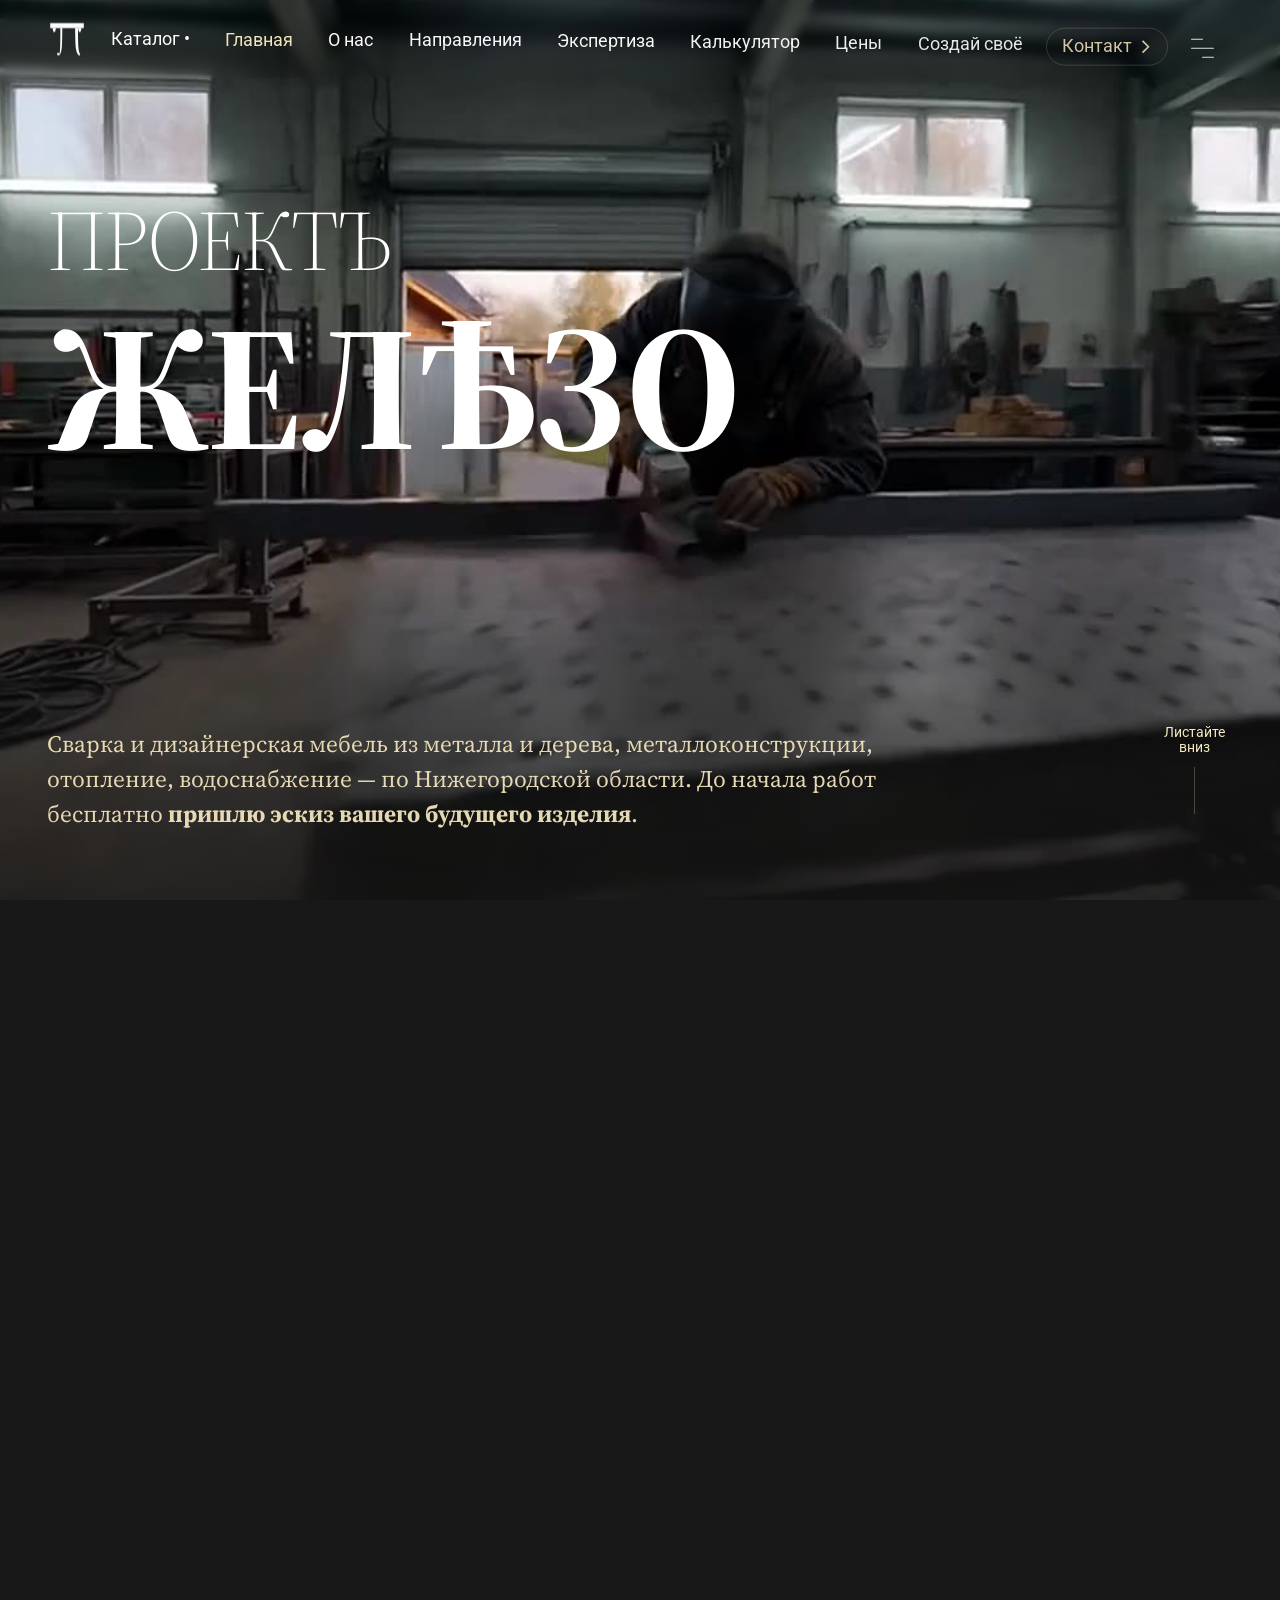
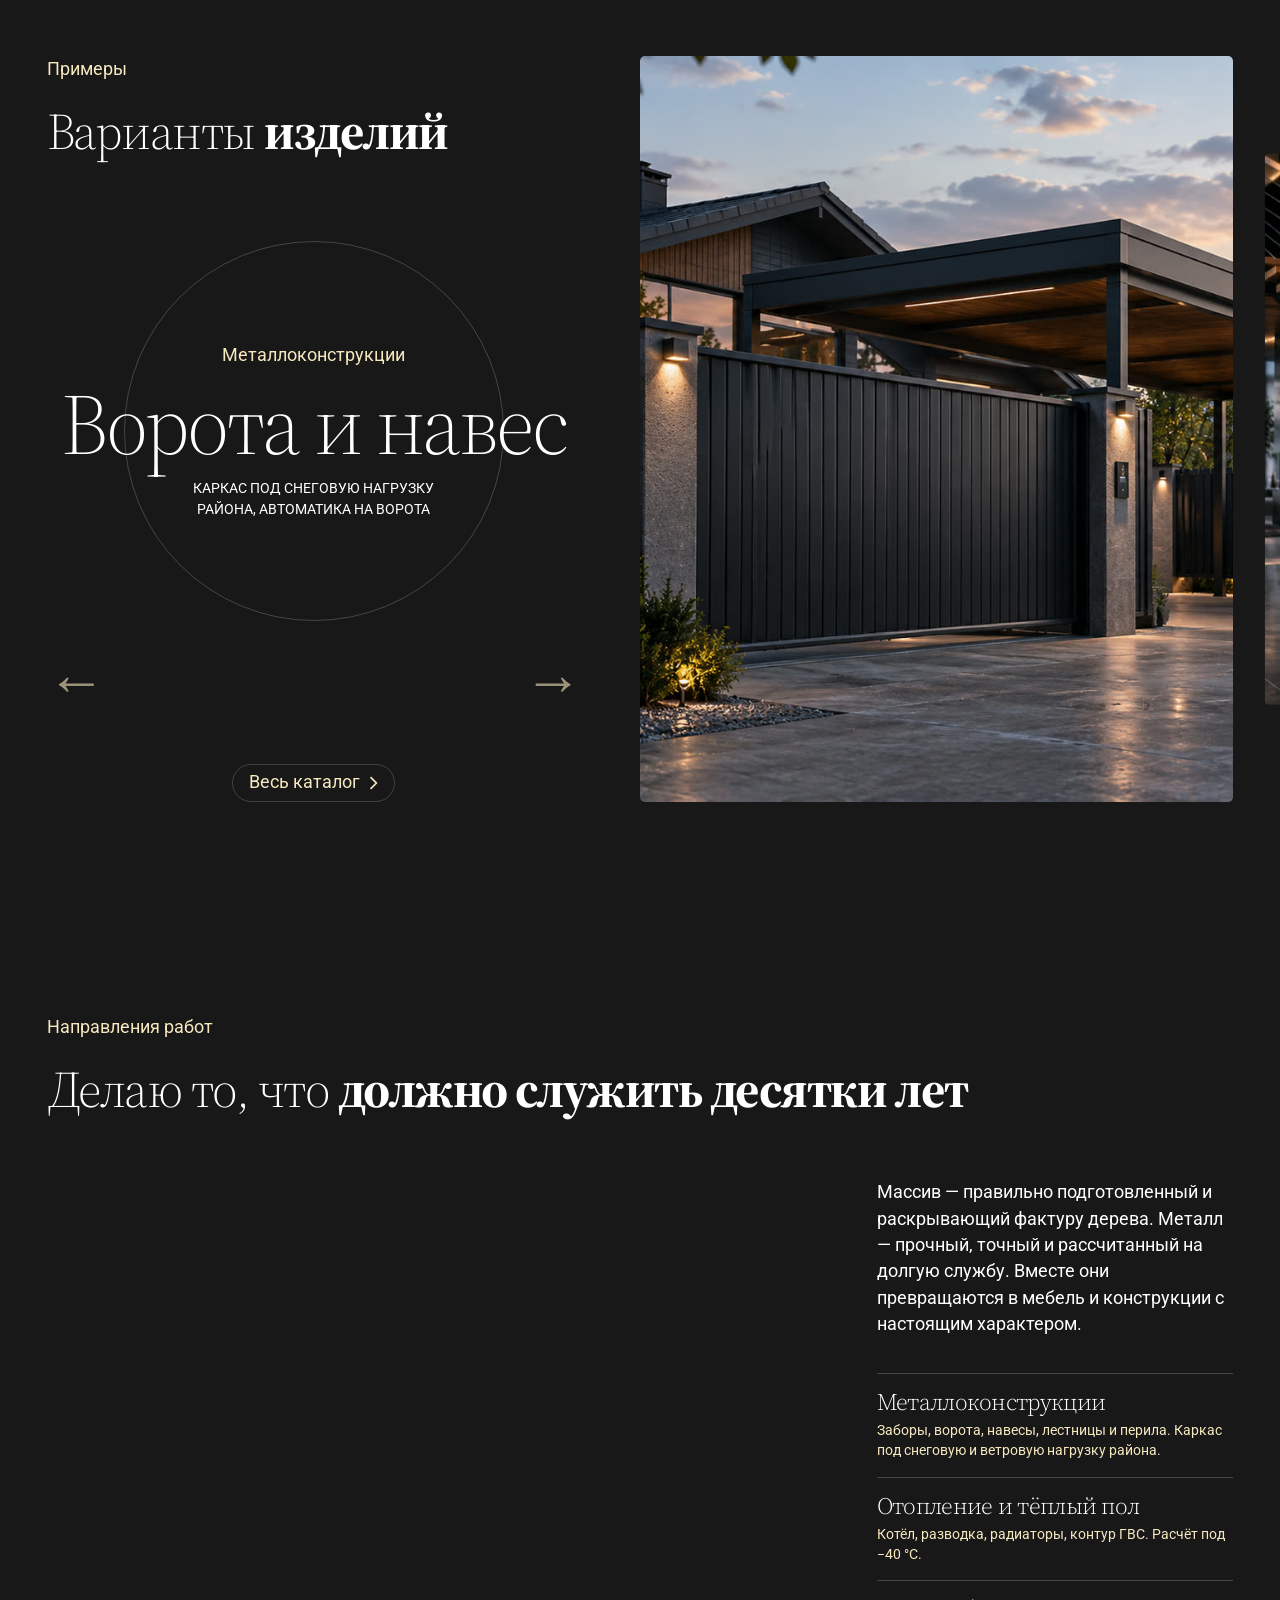
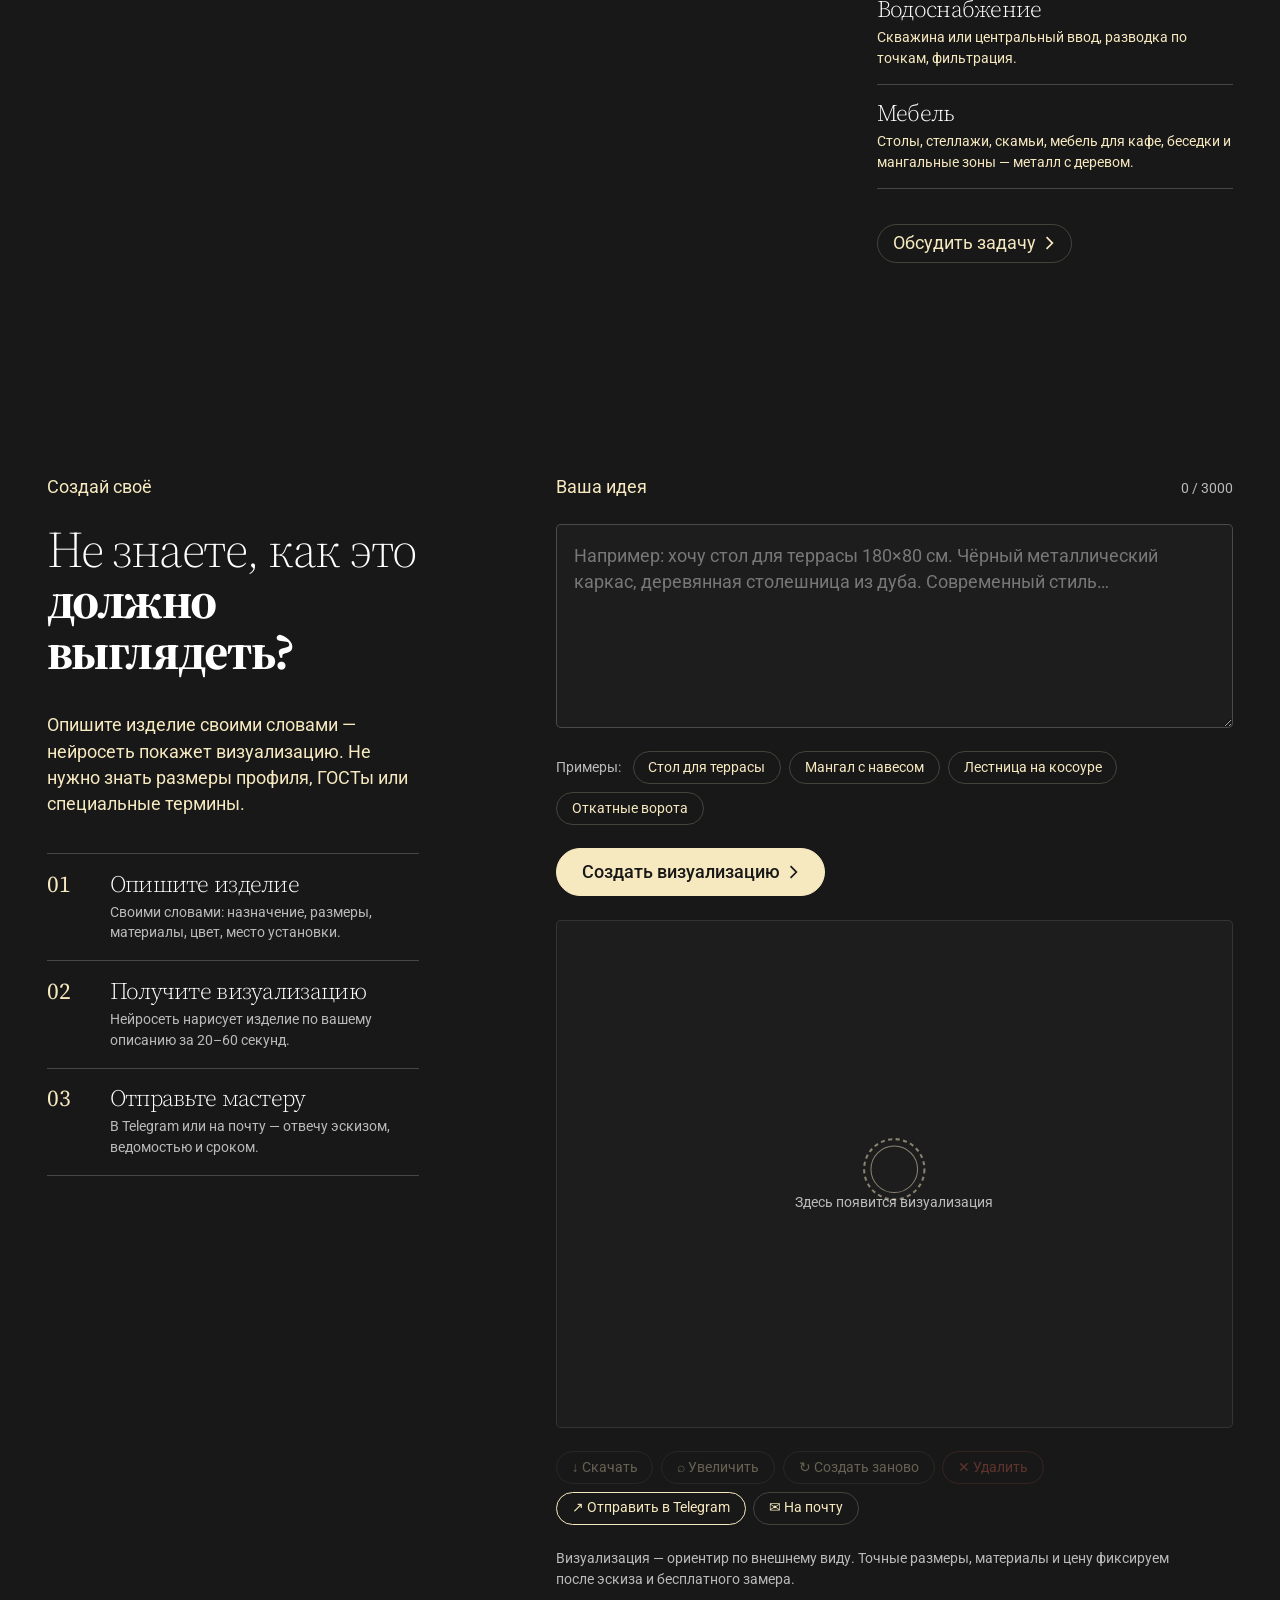
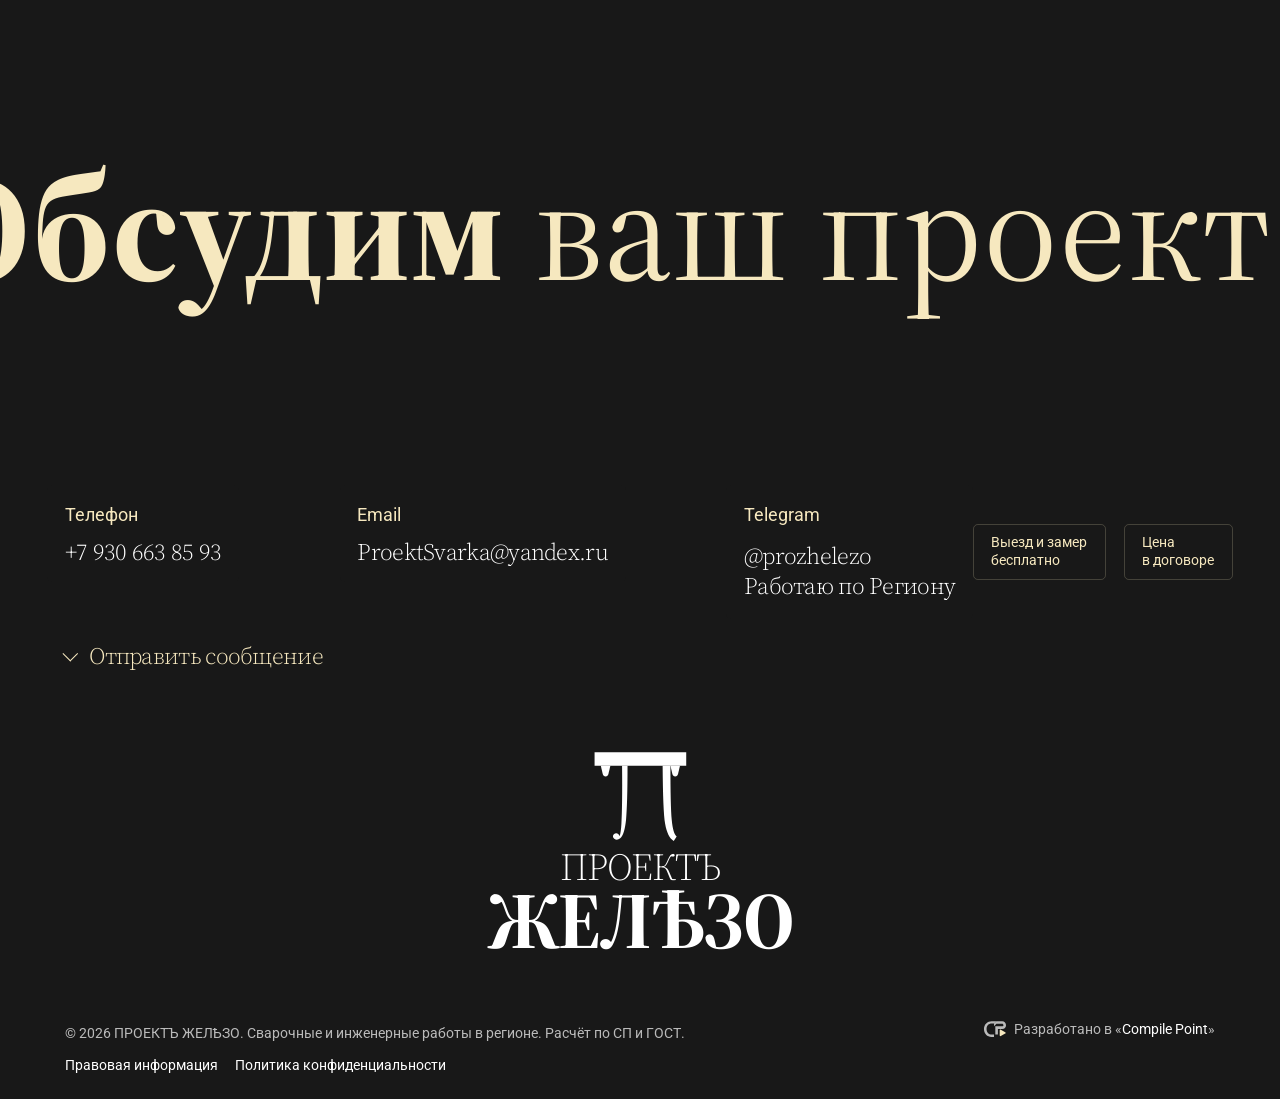
<file: index.html>
<!DOCTYPE html>
<html lang="ru">
<head>
<meta charset="utf-8">
<meta name="viewport" content="width=device-width, initial-scale=1, viewport-fit=cover">
<title>Сварочные работы и металлоконструкции в Нижегородской области | ПРОЕКТЪ ЖЕЛѢЗО</title>
<meta name="description" content="Сварка и дизайнерская мебель из металла и дерева, металлоконструкции, отопление, водоснабжение — по Нижегородской области. До начала работ бесплатно пришлю эскиз вашего будущего изделия.">
<meta name="theme-color" content="#181818">
<link rel="canonical" href="https://zhelezo.pro/">
<meta property="og:type" content="website">
<meta property="og:site_name" content="ПРОЕКТЪ ЖЕЛѢЗО">
<meta property="og:locale" content="ru_RU">
<meta property="og:title" content="Сварочные работы и металлоконструкции в Нижегородской области | ПРОЕКТЪ ЖЕЛѢЗО">
<meta property="og:description" content="Сварка и дизайнерская мебель из металла и дерева, металлоконструкции, отопление, водоснабжение — по Нижегородской области. До начала работ бесплатно пришлю эскиз вашего будущего изделия.">
<meta property="og:url" content="https://zhelezo.pro/">
<meta property="og:image" content="https://zhelezo.pro/assets/photo/photo-2026-10-03.jpg"><meta property="og:image:width" content="1280"><meta property="og:image:height" content="719"><meta property="og:image:alt" content="Наши работы — металлоконструкции и изделия">
<meta name="twitter:card" content="summary_large_image">
<meta name="geo.region" content="RU-NIZ">
<meta name="geo.placename" content="Воротынский муниципальный округ">
<meta name="geo.position" content="56.0520;45.8660">
<meta name="ICBM" content="56.0520, 45.8660">
<script type="application/ld+json">{"@context":"https://schema.org","@type":"ProfessionalService","name":"ПРОЕКТЪ ЖЕЛѢЗО","description":"Сварка и дизайнерская мебель из металла и дерева, металлоконструкции, отопление, водоснабжение — по Нижегородской области. До начала работ бесплатно пришлю эскиз вашего будущего изделия.","telephone":"+7 930 663 85 93","email":"ProektSvarka@yandex.ru","url":"https://zhelezo.pro","image":"https://zhelezo.pro/assets/photo/photo-2026-10-03.jpg","address":{"@type":"PostalAddress","addressCountry":"RU","addressRegion":"Нижегородская область","addressLocality":"Воротынский муниципальный округ"},"geo":{"@type":"GeoCoordinates","latitude":"56.0520","longitude":"45.8660"},"areaServed":[{"@type":"AdministrativeArea","name":"Нижегородская область"}],"sameAs":["https://t.me/prozhelezo"],"knowsAbout":["Металлоконструкции","Лестницы и перила","Беседки и навесы","Мангалы и грили","Мебель","Уличная мебель","Изделия из металла","Отопление","Водоснабжение"],"hasOfferCatalog":{"@type":"OfferCatalog","name":"Виды работ","itemListElement":[{"@type":"Offer","itemOffered":{"@type":"Service","name":"Заборы, ворота, навесы","category":"Металлоконструкции"}},{"@type":"Offer","itemOffered":{"@type":"Service","name":"Откатные ворота и забор","category":"Металлоконструкции"}},{"@type":"Offer","itemOffered":{"@type":"Service","name":"Лестница на металлокосоуре","category":"Лестницы и перила"}},{"@type":"Offer","itemOffered":{"@type":"Service","name":"Беседки, перголы, навесы","category":"Беседки и навесы"}},{"@type":"Offer","itemOffered":{"@type":"Service","name":"Мангальная зона под навесом","category":"Мангалы и грили"}},{"@type":"Offer","itemOffered":{"@type":"Service","name":"Мангалы и грили","category":"Мангалы и грили"}},{"@type":"Offer","itemOffered":{"@type":"Service","name":"Столы и столешницы","category":"Мебель"}},{"@type":"Offer","itemOffered":{"@type":"Service","name":"Стеллажи и полки","category":"Мебель"}},{"@type":"Offer","itemOffered":{"@type":"Service","name":"Скамьи, табуреты, вешала","category":"Мебель"}},{"@type":"Offer","itemOffered":{"@type":"Service","name":"Мебель для кафе и баров","category":"Мебель"}},{"@type":"Offer","itemOffered":{"@type":"Service","name":"Изделия из металла","category":"Изделия из металла"}},{"@type":"Offer","itemOffered":{"@type":"Service","name":"Отопление и тёплый пол","category":"Отопление"}}]}}</script>
<!-- Yandex.Metrika counter -->
<script type="text/javascript">
    (function(m,e,t,r,i,k,a){
        m[i]=m[i]||function(){(m[i].a=m[i].a||[]).push(arguments)};
        m[i].l=1*new Date();
        for (var j = 0; j < document.scripts.length; j++) {if (document.scripts[j].src === r) { return; }}
        k=e.createElement(t),a=e.getElementsByTagName(t)[0],k.async=1,k.src=r,a.parentNode.insertBefore(k,a)
    })(window, document,'script','https://mc.yandex.ru/metrika/tag.js?id=113285300', 'ym');

    ym(113285300, 'init', {ssr:true, webvisor:true, clickmap:true, ecommerce:"dataLayer", referrer: document.referrer, url: location.href, accurateTrackBounce:true, trackLinks:true});
</script>
<!-- /Yandex.Metrika counter -->
<link rel="icon" type="image/svg+xml" href="data:image/svg+xml,%3Csvg%20xmlns%3D%22http%3A%2F%2Fwww.w3.org%2F2000%2Fsvg%22%20viewBox%3D%220%200%2064%2064%22%20fill%3D%22none%22%3E%3Crect%20width%3D%2264%22%20height%3D%2264%22%20rx%3D%2212%22%20fill%3D%22%23181818%22%2F%3E%3Cg%20transform%3D%22translate(32%2034.5)%20scale(.95)%20translate(-32%20-34.5)%22%3E%3Cg%20fill%3D%22%23f6e8bf%22%3E%0A%3Cpath%20d%3D%22M8.5%2012.4h47v6.9h-47z%22%2F%3E%0A%3Cpath%20d%3D%22M11.7%2019.3h4.9l-1%204.3c-.2.85-.65%201.25-1.45%201.25s-1.25-.4-1.45-1.25z%22%2F%3E%0A%3Cpath%20d%3D%22M47.4%2019.3h4.9l-1%204.3c-.2.85-.65%201.25-1.45%201.25s-1.25-.4-1.45-1.25z%22%2F%3E%0A%3Cpath%20d%3D%22M20.6%2019.3h4.8c0%2013.2-.25%2022.4-.75%2027.6-.5%205.1-1.5%208.4-3%209.7-1.05.9-2.15.95-3.05.25-.8-.6-.9-1.6-.2-2.3.7-.7%201.65-.7%202.35-.05.3.28.5.6.62.98.42-1.25.72-3.4.9-6.5.32-5.3.5-15.2.33-29.68z%22%2F%3E%0A%3Cpath%20d%3D%22M39.8%2019.3h7.6c0%2013.4.22%2022.7.68%2027.9.42%204.6%201.25%207.4%202.52%208.4l-1.5%202.4c-2.2-1.4-3.65-4.35-4.42-8.85-.8-4.7-1.15-14.6-1.28-29.85z%22%2F%3E%0A%3C%2Fg%3E%3C%2Fg%3E%3C%2Fsvg%3E">
<script>
  // Анимации появления включаются только при работающем JS; если скрипты не загрузились за 8 секунд — показываем страницу как есть
  document.documentElement.classList.add('js');
  setTimeout(function () {
    if (window.__siteReady) return;
    document.documentElement.classList.remove('js');
    var l = document.getElementById('loader');
    if (l) l.style.display = 'none';
  }, 8000);
</script>
<link rel="preload" href="assets/fonts/roboto-cyrillic-1.woff2" as="font" type="font/woff2" crossorigin>
<link rel="preload" href="assets/fonts/source-serif-4-cyrillic-5.woff2" as="font" type="font/woff2" crossorigin>
<link rel="preload" href="assets/fonts/source-serif-4-cyrillic-ext-4.woff2" as="font" type="font/woff2" crossorigin>
<link rel="stylesheet" href="assets/css/fonts.css">
<link rel="stylesheet" href="assets/css/style.css">
<link rel="stylesheet" href="assets/vendor/swiper-bundle.min.css">
<link rel="stylesheet" href="assets/css/create.css">
<link rel="stylesheet" href="assets/css/message.css">
<link rel="stylesheet" href="assets/css/mobile.css">
</head>
<body class="loading" data-page="index" data-gears="wheels">
<noscript><div><img src="https://mc.yandex.ru/watch/113285300" style="position:absolute; left:-9999px;" alt="" / decoding="async"></div></noscript>
<div class="page">
<button class="to-top" type="button" aria-label="Наверх" data-to-top data-cursor="-fusion"><svg viewBox="0 0 24 24" width="100%" height="100%" fill="none" stroke="currentColor" stroke-width="1.5" aria-hidden="true"><path d="M12 19V5M5.5 11.5 12 5l6.5 6.5"/></svg></button>

<nav class="topbar" id="topbar">
  <section class="topbar__wrap">
    <div class="topbar__inner">
      <div class="topbar__left">
        <a class="brand" href="index.html" aria-label="ПРОЕКТЪ ЖЕЛѢЗО — на главную" title="ПРОЕКТЪ ЖЕЛѢЗО" data-top-item data-cursor="-fusion"><svg viewBox="4 8 56 54" width="100%" height="100%" fill="none" role="img" aria-hidden="true"><g fill="currentColor">
<path d="M8.5 12.4h47v6.9h-47z"/>
<path d="M11.7 19.3h4.9l-1 4.3c-.2.85-.65 1.25-1.45 1.25s-1.25-.4-1.45-1.25z"/>
<path d="M47.4 19.3h4.9l-1 4.3c-.2.85-.65 1.25-1.45 1.25s-1.25-.4-1.45-1.25z"/>
<path d="M20.6 19.3h4.8c0 13.2-.25 22.4-.75 27.6-.5 5.1-1.5 8.4-3 9.7-1.05.9-2.15.95-3.05.25-.8-.6-.9-1.6-.2-2.3.7-.7 1.65-.7 2.35-.05.3.28.5.6.62.98.42-1.25.72-3.4.9-6.5.32-5.3.5-15.2.33-29.68z"/>
<path d="M39.8 19.3h7.6c0 13.4.22 22.7.68 27.9.42 4.6 1.25 7.4 2.52 8.4l-1.5 2.4c-2.2-1.4-3.65-4.35-4.42-8.85-.8-4.7-1.15-14.6-1.28-29.85z"/>
</g></svg></a>

      </div>
      <div class="topbar__right">
        <div class="nav-links"><div class="nav-links__inner">
          <a class="topbar__works" href="works.html" data-open-dropdown aria-controls="dropdown-works" data-cursor="-hidden"><p class="link-u" data-top-item>Каталог •</p></a>
          <a class="link-u is-current" href="index.html" data-top-item data-cursor="-hidden">Главная</a>
          <a class="link-u" href="about.html" data-top-item data-cursor="-hidden">О нас</a>
          <a class="link-u" href="team.html" data-top-item data-cursor="-hidden">Направления</a>
          <a class="link-u" href="expertise.html" data-top-item data-cursor="-hidden">Экспертиза</a>
          <a class="link-u" href="calculator.html" data-top-item data-cursor="-hidden">Калькулятор</a>
          <a class="link-u" href="prices.html" data-top-item data-cursor="-hidden">Цены</a>
          <a class="link-u" href="index.html#create" data-top-item data-cursor="-hidden">Создай своё</a>
        </div></div>
        <div class="topbar__menu" data-top-item>
          <a class="btn-link" href="#contact" data-cursor="-fusion"><div class="btn "><div class="btn__list"><div class="btn__text">Контакт</div><div class="btn__icon"><svg viewBox="0 0 8 12" width="100%" height="100%" fill="none" stroke="currentColor" stroke-width="1.4"><polyline points="1.5,1 6.5,6 1.5,11"/></svg></div></div></div></a>
          <div class="hamburger-wrap" data-cursor="-fusion"><button class="hamburger" type="button" data-open-menu aria-label="Открыть меню" aria-expanded="false"><span></span></button></div>
        </div>
      </div>
    </div>
  </section>
</nav>
<main class="page-main" id="main">

<section class="hero hero--home" id="hero">
  <video class="hero__media" src="assets/video/hero-4.mp4" poster="assets/photo/hero-poster.jpg" autoplay muted loop playsinline preload="auto" aria-hidden="true"></video>
  <div class="hero__inner">
    <div class="hero__text">
      <h1 class="hero__title" data-title-fx data-cursor="-fusion-big"><span class="hero__mark">ПРОЕКТЪ</span><br><span class="hero__brand">ЖЕЛѢЗО</span></h1>
      <div class="hero__bottom">
        <div class="hero__baseline" data-baseline-fx>Сварка и дизайнерская мебель из металла и дерева, металлоконструкции, отопление, водоснабжение — по Нижегородской области. До начала работ бесплатно <strong>пришлю эскиз вашего будущего изделия</strong>.</div>
        <a class="scroll-down" href="#first-section" data-cursor="-fusion-big" aria-label="Листайте вниз"><p>Листайте<br>вниз</p><span class="scroll-down__line" aria-hidden="true"></span></a>
      </div>
    </div>
  </div>
</section>
<section class="about-spacer" id="first-section"></section>

<div class="about">
  <div class="about__intro">
    <div class="about__wheel"><svg class="wheel" viewBox="0 0 100 60" width="100%" height="100%" fill="none" stroke="currentColor"><g class="wheel__spin"><circle cx="50" cy="50" r="44" stroke-width="3" stroke-dasharray="6 5"/><circle cx="50" cy="50" r="34" stroke-width="1.5"/></g></svg></div>
    <h2 class="about__intro-txt"><strong>Четыре направления, одна ответственность.</strong> Беру объект целиком: <strong>расчёт, закупка металла, изготовление и монтаж</strong>.</h2>
  </div>
  <div class="about__columns"><div class="about__col"><div class="about__column"><div class="about__item"><img class="about__img" src="assets/photo/zabory-vorota.jpg" alt="" width="1600" height="900" decoding="async" loading="lazy"></div><div class="about__item"><img class="about__img" src="assets/photo/lestnica.jpg" alt="" width="1536" height="1024" decoding="async" loading="lazy"></div><div class="about__item"><img class="about__img" src="assets/photo/otoplenie.jpg" alt="" width="1600" height="902" decoding="async" loading="lazy"></div></div></div><div class="about__col"><div class="about__column"><div class="about__item"><img class="about__img" src="assets/photo/terrasa-loft.jpg" alt="" width="1536" height="1024" decoding="async" loading="lazy"></div><div class="about__item"><img class="about__img" src="assets/photo/stol-obedenny.jpg" alt="" width="1536" height="1024" decoding="async" loading="lazy"></div><div class="about__item"><img class="about__img" src="assets/photo/vodosnabzhenie.jpg" alt="" width="1536" height="1024" decoding="async" loading="lazy"></div><div class="about__item"><img class="about__img" src="assets/photo/mangaly.jpg" alt="" width="1600" height="900" decoding="async" loading="lazy"></div></div></div><div class="about__col"><div class="about__column"><div class="about__item"><img class="about__img" src="assets/photo/vorota-zabor.jpg" alt="" width="1600" height="900" decoding="async" loading="lazy"></div><div class="about__item"><img class="about__img" src="assets/photo/stellazhi.jpg" alt="" width="1536" height="1024" decoding="async" loading="lazy"></div><div class="about__item"><img class="about__img" src="assets/photo/mebel-kafe.jpg" alt="" width="1536" height="1024" decoding="async" loading="lazy"></div></div></div><div class="about__col"><div class="about__column"><div class="about__item"><img class="about__img" src="assets/photo/mangalnaya-zona.jpg" alt="" width="1536" height="1024" decoding="async" loading="lazy"></div><div class="about__item"><img class="about__img" src="assets/photo/skami-veshala.jpg" alt="" width="1536" height="1024" decoding="async" loading="lazy"></div><div class="about__item"><img class="about__img" src="assets/photo/izdeliya-iz-metalla.jpg" alt="" width="1536" height="1024" decoding="async" loading="lazy"></div><div class="about__item"><img class="about__img" src="assets/photo/kollazh-izdeliya.jpg" alt="" width="1536" height="1024" decoding="async" loading="lazy"></div></div></div></div>
</div>

<section class="sf sf--transparent" data-anime-one>
  <div class="container">
    <div class="sf__comp" data-works-slider>
      <div class="sf__list">
        <div class="sec-head">
          <div class="sec-head__sur">Примеры</div>
          <h2 class="sec-head__title">Варианты <strong>изделий</strong></h2>
        </div>
        <div class="sf__body">
          <div class="swiper slist">
            <div class="swiper-wrapper">
              <div class="swiper-slide slist__slide" data-cursor="-fusion">
                <div class="slist__cats"><div class="slist__cat">Металлоконструкции</div></div>
                <a class="slist__title-link clickable-parent" href="works.html"><h3 class="slist__title">Ворота и навес</h3></a>
                <div class="slist__intro">Каркас под снеговую нагрузку района, автоматика на ворота</div>
              </div>
              <div class="swiper-slide slist__slide" data-cursor="-fusion">
                <div class="slist__cats"><div class="slist__cat">Лестницы и перила</div></div>
                <a class="slist__title-link clickable-parent" href="works.html"><h3 class="slist__title">Лестница</h3></a>
                <div class="slist__intro">Металлокосоур с деревянными ступенями и перилами</div>
              </div>
              <div class="swiper-slide slist__slide" data-cursor="-fusion">
                <div class="slist__cats"><div class="slist__cat">Беседки и навесы</div></div>
                <a class="slist__title-link clickable-parent" href="works.html"><h3 class="slist__title">Мангальная зона</h3></a>
                <div class="slist__intro">Уличная кухня под навесом с дровницей и столешницей</div>
              </div>
              <div class="swiper-slide slist__slide" data-cursor="-fusion">
                <div class="slist__cats"><div class="slist__cat">Мебель</div></div>
                <a class="slist__title-link clickable-parent" href="work.html"><h3 class="slist__title">Обеденный стол</h3></a>
                <div class="slist__intro">Массив на сварной раме, скрытое крепление столешницы</div>
              </div>
              <div class="swiper-slide slist__slide" data-cursor="-fusion">
                <div class="slist__cats"><div class="slist__cat">Мебель</div></div>
                <a class="slist__title-link clickable-parent" href="works.html"><h3 class="slist__title">Кровать</h3></a>
                <div class="slist__intro">Массив дерева и металл, порошковая окраска</div>
              </div>
              <div class="swiper-slide slist__slide" data-cursor="-fusion">
                <div class="slist__cats"><div class="slist__cat">Уличная мебель</div></div>
                <a class="slist__title-link clickable-parent" href="works.html"><h3 class="slist__title">Кряж</h3></a>
                <div class="slist__intro">Стол и два кресла. Массив дерева и металл.</div>
              </div>
            </div>
          </div>
          <div class="slist__bottom"><div class="slist__arrows">
            <a class="slist__arrow js-prev" href="#" data-cursor="-fusion" aria-label="Назад">←</a>
            <a class="slist__arrow js-next" href="#" data-cursor="-fusion" aria-label="Вперёд">→</a>
          </div></div>
        </div>
        <div class="sf__footer"><a class="btn-link" href="works.html" data-cursor="-fusion"><div class="btn "><div class="btn__list"><div class="btn__text">Весь каталог</div><div class="btn__icon"><svg viewBox="0 0 8 12" width="100%" height="100%" fill="none" stroke="currentColor" stroke-width="1.4"><polyline points="1.5,1 6.5,6 1.5,11"/></svg></div></div></div></a></div>
      </div>
      <div class="sf__photo">
        <div class="sphoto__overflow"><div>
          <div class="swiper sphoto">
            <div class="swiper-wrapper">
              <div class="swiper-slide">
                <div class="sphoto__card">
                  <img class="sphoto__img" src="assets/photo/zabory-vorota.jpg" alt="Ворота и навес" data-zoom data-cursor-text="Увеличить" width="1600" height="900" decoding="async" loading="lazy">
                </div>
              </div>
              <div class="swiper-slide">
                <div class="sphoto__card">
                  <img class="sphoto__img" src="assets/photo/lestnica.jpg" alt="Лестница" data-zoom data-cursor-text="Увеличить" width="1536" height="1024" decoding="async" loading="lazy">
                </div>
              </div>
              <div class="swiper-slide">
                <div class="sphoto__card">
                  <img class="sphoto__img" src="assets/photo/mangalnaya-zona.jpg" alt="Мангальная зона" data-zoom data-cursor-text="Увеличить" width="1536" height="1024" decoding="async" loading="lazy">
                </div>
              </div>
              <div class="swiper-slide">
                <div class="sphoto__card">
                  <img class="sphoto__img" src="assets/photo/stol-obedenny.jpg" alt="Обеденный стол" data-zoom data-cursor-text="Увеличить" width="1536" height="1024" decoding="async" loading="lazy">
                </div>
              </div>
              <div class="swiper-slide">
                <div class="sphoto__card">
                  <img class="sphoto__img" src="assets/photo/krovat.jpg" alt="Кровать" data-zoom data-cursor-text="Увеличить" width="1536" height="1024" decoding="async" loading="lazy">
                </div>
              </div>
              <div class="swiper-slide">
                <div class="sphoto__card">
                  <img class="sphoto__img" src="assets/photo/krjadg.jpg" alt="Кряж" data-zoom data-cursor-text="Увеличить" width="1536" height="1024" decoding="async" loading="lazy">
                </div>
              </div>
            </div>
          </div>
        </div></div>
      </div>
    </div>
  </div>
</section>

<section class="team team--transparent">
  <div class="container team__inner">
    <div class="sec-head">
      <div class="sec-head__sur">Направления работ</div>
      <h2 class="sec-head__title">Делаю то, что <strong>должно служить десятки лет</strong></h2>
    </div>
    <div class="team__grid">
      <div class="team__left"><a class="team__img-wrap" href="team.html" data-cursor-text="Открыть"><video class="team__img" src="assets/video/img-2488.mp4" autoplay muted loop playsinline preload="metadata" aria-hidden="true"></video></a></div>
      <div class="team__right"><div class="team__right-wrap team__right-wrap--dirs">
        <div class="team__txt">Массив — правильно подготовленный и раскрывающий фактуру дерева. Металл — прочный, точный и рассчитанный на долгую службу. Вместе они превращаются в мебель и конструкции с настоящим характером.
</div>
        <ul class="dirs">
          <li class="dirs__item"><div class="dirs__title">Металлоконструкции</div><div class="dirs__text">Заборы, ворота, навесы, лестницы и перила. Каркас под снеговую и ветровую нагрузку района.</div></li>
          <li class="dirs__item"><div class="dirs__title">Отопление и тёплый пол</div><div class="dirs__text">Котёл, разводка, радиаторы, контур ГВС. Расчёт под −40 °C.</div></li>
          <li class="dirs__item"><div class="dirs__title">Водоснабжение</div><div class="dirs__text">Скважина или центральный ввод, разводка по точкам, фильтрация.</div></li>
          <li class="dirs__item"><div class="dirs__title">Мебель</div><div class="dirs__text">Столы, стеллажи, скамьи, мебель для кафе, беседки и мангальные зоны — металл с деревом.</div></li>
        </ul>
        <a class="btn-link" href="#contact" data-cursor="-fusion"><div class="btn "><div class="btn__list"><div class="btn__text">Обсудить задачу</div><div class="btn__icon"><svg viewBox="0 0 8 12" width="100%" height="100%" fill="none" stroke="currentColor" stroke-width="1.4"><polyline points="1.5,1 6.5,6 1.5,11"/></svg></div></div></div></a>
      </div></div>
    </div>
  </div>
</section>

<section class="create" id="create" data-anime-two>
  <div class="container create__inner">
    <div class="create__grid">
      <div class="create__left">
        <div class="sec-head">
          <div class="sec-head__sur">Создай своё</div>
          <h2 class="sec-head__title">Не знаете, как это <strong>должно выглядеть?</strong></h2>
        </div>
        <p class="create__lead">Опишите изделие своими словами — нейросеть покажет визуализацию. Не нужно знать размеры профиля, ГОСТы или специальные термины.</p>
        <ol class="create__steps">
          <li class="create__step"><span class="create__step-num">01</span><div><div class="create__step-title">Опишите изделие</div><div class="create__step-text">Своими словами: назначение, размеры, материалы, цвет, место установки.</div></div></li>
          <li class="create__step"><span class="create__step-num">02</span><div><div class="create__step-title">Получите визуализацию</div><div class="create__step-text">Нейросеть нарисует изделие по вашему описанию за 20–60 секунд.</div></div></li>
          <li class="create__step"><span class="create__step-num">03</span><div><div class="create__step-title">Отправьте мастеру</div><div class="create__step-text">В Telegram или на почту — отвечу эскизом, ведомостью и сроком.</div></div></li>
        </ol>
      </div>
      <div class="create__right">
        <form class="cform" data-create data-email="ProektSvarka@yandex.ru" data-tg="https://t.me/prozhelezo" data-brand="ПРОЕКТЪ ЖЕЛѢЗО" novalidate>
          <div class="cform__head">
            <label class="cform__label" for="create-description">Ваша идея</label>
            <div class="cform__count"><span data-create-count>0</span> / 3000</div>
          </div>
          <textarea class="cform__textarea" id="create-description" name="description" maxlength="3000" data-lenis-prevent data-cursor="-hidden"
            placeholder="Например: хочу стол для террасы 180×80 см. Чёрный металлический каркас, деревянная столешница из дуба. Современный стиль…"></textarea>
          <div class="cform__examples">
            <span class="cform__examples-label">Примеры:</span>
            <button class="cform__chip" type="button" data-example="Хочу стол для террасы 180×80 см, высота 75 см. Чёрный металлический каркас из профильной трубы 60×40, столешница из массива лиственницы толщиной 40 мм, покрытие маслом. Современный лофт-стиль." data-cursor="-fusion">Стол для террасы</button>
            <button class="cform__chip" type="button" data-example="Стационарный мангал на 12 шампуров с металлическим навесом и дровницей снизу. Толщина металла 4 мм, рабочая столешница справа из дерева, полка для посуды. Порошковая окраска, чёрный матовый цвет." data-cursor="-fusion">Мангал с навесом</button>
            <button class="cform__chip" type="button" data-example="Прямая лестница на второй этаж на одном центральном металлическом косоуре, высота подъёма 2,8 м, ширина марша 90 см. Ступени из дуба 40 мм, перила из металла с тросовым ограждением. Графитовый цвет металла." data-cursor="-fusion">Лестница на косоуре</button>
            <button class="cform__chip" type="button" data-example="Откатные ворота шириной 4 м и высотой 2 м, каркас из профильной трубы, заполнение вертикальным металлическим штакетником с просветом 3 см. Автоматика, калитка рядом шириной 1 м. Цвет RAL 7016." data-cursor="-fusion">Откатные ворота</button>
          </div>
          <div class="cform__submit-row">
            <button class="btn btn--solid cform__submit" type="submit" data-create-submit data-cursor="-fusion">
              <span class="btn__list"><span class="btn__text" data-create-submit-text>Создать визуализацию</span><span class="btn__icon"><svg viewBox="0 0 8 12" width="100%" height="100%" fill="none" stroke="currentColor" stroke-width="1.4"><polyline points="1.5,1 6.5,6 1.5,11"/></svg></span></span>
            </button>
            <div class="cform__status" role="status" aria-live="polite" data-create-status></div>
          </div>
          <div class="cform__result" data-create-result>
            <div class="cform__placeholder">
              <div class="cform__placeholder-wheel"><svg class="wheel" viewBox="0 0 100 60" width="100%" height="100%" fill="none" stroke="currentColor"><g class="wheel__spin"><circle cx="50" cy="50" r="44" stroke-width="3" stroke-dasharray="6 5"/><circle cx="50" cy="50" r="34" stroke-width="1.5"/></g></svg></div>
              <div>Здесь появится визуализация</div>
            </div>
          </div>
          <div class="cform__actions">
            <button class="cform__action" type="button" data-create-act="download" data-cursor="-fusion" disabled>↓ Скачать</button>
            <button class="cform__action" type="button" data-create-act="zoom" data-cursor="-fusion" disabled>⌕ Увеличить</button>
            <button class="cform__action" type="button" data-create-act="again" data-cursor="-fusion" disabled>↻ Создать заново</button>
            <button class="cform__action cform__action--danger" type="button" data-create-act="clear" data-cursor="-fusion" disabled>✕ Удалить</button>
            <button class="cform__action cform__action--accent" type="button" data-create-act="tg" data-cursor="-fusion">↗ Отправить в Telegram</button>
            <button class="cform__action" type="button" data-create-act="mail" data-cursor="-fusion">✉ На почту</button>
          </div>
          <p class="cform__note">Визуализация — ориентир по внешнему виду. Точные размеры, материалы и цену фиксируем после эскиза и бесплатного замера.</p>
        </form>
      </div>
    </div>
  </div>
</section>
</main>

<div class="footer">
  <section class="footer__main">
    <div class="marquee" data-marquee data-cursor="-fusion-big">
      <div class="marquee__wrap">
        <div class="marquee__panel" data-marquee-panel><div class="marquee__text"><strong>Обсудим</strong> ваш проект ↓</div></div>
        <div class="marquee__panel" data-marquee-panel><div class="marquee__text"><strong>Обсудим</strong> ваш проект ↓</div></div>
      </div>
    </div>
    <div class="footer__contact" id="contact">
      <div class="footer__grid">
        <div class="footer__content">
          <a class="fcard" href="tel:+79306638593" data-cursor="-fusion"><h3 class="fcard__title">Телефон</h3><div class="fcard__value">+7 930 663 85 93</div></a>
          <a class="fcard" href="mailto:ProektSvarka@yandex.ru" data-cursor="-fusion"><h3 class="fcard__title">Email</h3><div class="fcard__value">ProektSvarka@yandex.ru</div></a>
          <div class="footer__address">
            <a class="fcard" href="https://t.me/prozhelezo" target="_blank" rel="noopener" data-cursor="-fusion"><h3 class="fcard__title">Telegram</h3><div class="fcard__value fcard__value--lh">@prozhelezo<br>Работаю по Региону</div></a>
            <div class="labels">
              <div class="labels__chip">Выезд и замер<br>бесплатно</div>
              <div class="labels__chip">Цена<br>в договоре</div>
            </div>
          </div>
        </div>
      <div class="footer__msg" data-msg>
        <button class="footer__msg-toggle link-u" type="button" data-msg-toggle aria-expanded="false" aria-controls="msg-panel" data-cursor="-hidden">Отправить сообщение</button>
        <div class="footer__msg-panel" id="msg-panel" data-msg-panel aria-hidden="true">
          <div class="footer__msg-clip">
            <form class="mform" data-msg-form novalidate>
              <div class="cform__head">
                <label class="cform__label" for="msg-text">Ваше сообщение</label>
                <div class="cform__count"><span data-msg-count>0</span> / 2000</div>
              </div>
              <textarea class="cform__textarea" id="msg-text" name="message" maxlength="2000" data-msg-text data-lenis-prevent data-cursor="-hidden" placeholder="Опишите, что нужно сделать: изделие, размеры, адрес объекта…"></textarea>
              <input class="mform__input" type="text" name="contact" maxlength="200" autocomplete="off" data-msg-contact data-cursor="-hidden" placeholder="Телефон или Telegram для ответа" aria-label="Телефон или Telegram для ответа">
              <input class="mform__trap" type="text" name="website" tabindex="-1" autocomplete="off" aria-hidden="true" data-msg-trap>
              <div class="cform__submit-row">
                <button class="btn btn--solid cform__submit" type="submit" data-msg-submit data-cursor="-fusion">
                  <span class="btn__list"><span class="btn__text" data-msg-submit-text>Отправить</span><span class="btn__icon"><svg viewBox="0 0 8 12" width="100%" height="100%" fill="none" stroke="currentColor" stroke-width="1.4"><polyline points="1.5,1 6.5,6 1.5,11"/></svg></span></span>
                </button>
                <div class="cform__status" role="status" aria-live="polite" data-msg-status></div>
              </div>
            </form>
          </div>
        </div>
      </div>
      </div>
      <div class="footer__logo-wrap"><a href="index.html" aria-label="ПРОЕКТЪ ЖЕЛѢЗО"><div class="footer__logo" data-cursor="-fusion"><svg viewBox="0 0 350 232" width="100%" height="100%" fill="none" role="img" aria-hidden="true"><g transform="translate(113 0) scale(1.95)"><g fill="currentColor">
<path d="M8.5 12.4h47v6.9h-47z"/>
<path d="M11.7 19.3h4.9l-1 4.3c-.2.85-.65 1.25-1.45 1.25s-1.25-.4-1.45-1.25z"/>
<path d="M47.4 19.3h4.9l-1 4.3c-.2.85-.65 1.25-1.45 1.25s-1.25-.4-1.45-1.25z"/>
<path d="M20.6 19.3h4.8c0 13.2-.25 22.4-.75 27.6-.5 5.1-1.5 8.4-3 9.7-1.05.9-2.15.95-3.05.25-.8-.6-.9-1.6-.2-2.3.7-.7 1.65-.7 2.35-.05.3.28.5.6.62.98.42-1.25.72-3.4.9-6.5.32-5.3.5-15.2.33-29.68z"/>
<path d="M39.8 19.3h7.6c0 13.4.22 22.7.68 27.9.42 4.6 1.25 7.4 2.52 8.4l-1.5 2.4c-2.2-1.4-3.65-4.35-4.42-8.85-.8-4.7-1.15-14.6-1.28-29.85z"/>
</g></g><text x="175" y="152" text-anchor="middle" fill="currentColor" font-family="'Source Serif 4',Georgia,serif" font-size="38" font-weight="300" letter-spacing="-1">ПРОЕКТЪ</text><text x="175" y="220" text-anchor="middle" fill="currentColor" font-family="'Source Serif 4',Georgia,serif" font-size="80" font-weight="700" letter-spacing="-2">ЖЕЛѢЗО</text></svg></div></a></div>
      <div class="footer__mentions">
        <div class="footer__copy">© <span class="js-year">2026</span> ПРОЕКТЪ ЖЕЛѢЗО. Сварочные и инженерные работы в регионе. Расчёт по СП и ГОСТ.</div>
        <a class="fcredit" href="https://compilepoint.space/" target="_blank" rel="noopener" data-cursor="-hidden"><span class="fcredit__mark"><svg viewBox="16 17 148 108" width="100%" height="100%" role="img" aria-hidden="true">
<g fill="currentColor"><path d="M22 72C22 43 43 23 70 23H99L84 38H70C51 38 38 51 38 72C38 93 51 106 70 106H84V121H68C42 121 22 101 22 72Z"/><path d="M84 38L99 23H134C149 23 158 34 158 48C158 62 149 72 135 72H108V106H92V55H134C139 55 142 52 142 48C142 43 139 39 134 39H99L84 54V38Z"/></g>
<path d="M126 76L153 91C157 93 157 98 153 100L126 115C122 117 119 114 119 110V81C119 77 122 74 126 76Z" fill="var(--wheat)"/>
</svg></span><span class="fcredit__txt">Разработано в «<strong>Compile Point</strong>»</span></a>
        <div class="footer__legal">
          <a class="link-u" href="legal.html">Правовая информация</a>
          <a class="link-u" href="privacy.html">Политика конфиденциальности</a>
        </div>
      </div>
    </div>
  </section>
</div>

<div class="overlay" id="overlay" aria-hidden="true">
  <section class="overlay__header">
    <div class="topbar__inner">
      <div class="topbar__left"><a class="brand brand--overlay" href="index.html" data-cursor="-fusion"><svg viewBox="4 8 56 54" width="100%" height="100%" fill="none" role="img" aria-hidden="true"><g fill="currentColor">
<path d="M8.5 12.4h47v6.9h-47z"/>
<path d="M11.7 19.3h4.9l-1 4.3c-.2.85-.65 1.25-1.45 1.25s-1.25-.4-1.45-1.25z"/>
<path d="M47.4 19.3h4.9l-1 4.3c-.2.85-.65 1.25-1.45 1.25s-1.25-.4-1.45-1.25z"/>
<path d="M20.6 19.3h4.8c0 13.2-.25 22.4-.75 27.6-.5 5.1-1.5 8.4-3 9.7-1.05.9-2.15.95-3.05.25-.8-.6-.9-1.6-.2-2.3.7-.7 1.65-.7 2.35-.05.3.28.5.6.62.98.42-1.25.72-3.4.9-6.5.32-5.3.5-15.2.33-29.68z"/>
<path d="M39.8 19.3h7.6c0 13.4.22 22.7.68 27.9.42 4.6 1.25 7.4 2.52 8.4l-1.5 2.4c-2.2-1.4-3.65-4.35-4.42-8.85-.8-4.7-1.15-14.6-1.28-29.85z"/>
</g></svg></a></div>
      <div class="topbar__right topbar__right--end">
        <div class="topbar__menu">
          <a class="btn-link" href="#contact" data-cursor="-fusion"><div class="btn btn--dark"><div class="btn__list"><div class="btn__text">Контакт</div><div class="btn__icon"><svg viewBox="0 0 8 12" width="100%" height="100%" fill="none" stroke="currentColor" stroke-width="1.4"><polyline points="1.5,1 6.5,6 1.5,11"/></svg></div></div></div></a>
          <div class="hamburger-wrap" data-cursor="-fusion"><button class="hamburger is-active" type="button" data-close-menu aria-label="Закрыть меню"><span></span></button></div>
        </div>
      </div>
    </div>
  </section>
  <section class="overlay__content">
    <div class="overlay__grid">
      <div class="overlay__left">
        <a class="overlay__link" href="works.html" data-split data-chars data-cursor="-fusion">Каталог работ</a>
        <a class="overlay__link is-current" href="index.html" data-split data-chars data-cursor="-fusion">Главная</a>
        <a class="overlay__link" href="about.html" data-split data-chars data-cursor="-fusion">О нас</a>
        <a class="overlay__link" href="team.html" data-split data-chars data-cursor="-fusion">Направления</a>
        <a class="overlay__link" href="expertise.html" data-split data-chars data-cursor="-fusion">Экспертиза</a>
        <a class="overlay__link" href="calculator.html" data-split data-chars data-cursor="-fusion">Калькулятор</a>
        <a class="overlay__link" href="prices.html" data-split data-chars data-cursor="-fusion">Цены</a>
        <a class="overlay__link" href="index.html#create" data-split data-chars data-cursor="-fusion">Создай своё</a>
      </div>
      <div class="overlay__right">
        <a class="ocard" href="tel:+79306638593" data-fade-up data-cursor="-hidden"><h3 class="ocard__title">Телефон</h3><div class="ocard__txt">+7 930 663 85 93</div></a>
        <a class="ocard" href="mailto:ProektSvarka@yandex.ru" data-fade-up data-cursor="-hidden"><h3 class="ocard__title">Email</h3><div class="ocard__txt">ProektSvarka@yandex.ru</div></a>
        <a class="ocard" href="https://t.me/prozhelezo" target="_blank" rel="noopener" data-fade-up data-cursor="-hidden"><h3 class="ocard__title">Telegram</h3><div class="ocard__txt">@prozhelezo<br>Выезд и замер бесплатно</div></a>
      </div>
    </div>
  </section>
  <section class="overlay__footer">
    <div class="overlay__fgrid">
      <div class="overlay__social" data-fade-up>
        <a class="link-u" href="https://t.me/prozhelezo" target="_blank" rel="noopener" data-cursor="-hidden">Telegram</a>
        <a class="link-u" href="tel:+79306638593" data-cursor="-hidden">Позвонить</a>
        <a class="link-u" href="mailto:ProektSvarka@yandex.ru" data-cursor="-hidden">Написать на почту</a>
      </div>
      <div class="overlay__copy-col" data-fade-up><div class="overlay__copy">© <span class="js-year">2026</span> ПРОЕКТЪ ЖЕЛѢЗО. Цена фиксируется в договоре.</div></div>
    </div>
  </section>
</div>

<section class="wmenu" id="dropdown-works" aria-hidden="true">
  <div class="wmenu__wrap">
    <div class="wmenu__grid">
      <div class="wmenu__left">
        <h2 class="wmenu__title" data-cursor="-fusion">Каталог <strong>работ</strong></h2>
        <div class="wmenu__txt">Сварной каркас, дерево, металл — от заборов и навесов до мебели и мангалов. Каркас варю сам, металл — порошковая окраска в любой RAL или патина под лофт.</div>
        <a class="btn-link" href="works.html" data-cursor="-fusion"><div class="btn "><div class="btn__list"><div class="btn__text">Весь каталог</div><div class="btn__icon"><svg viewBox="0 0 8 12" width="100%" height="100%" fill="none" stroke="currentColor" stroke-width="1.4"><polyline points="1.5,1 6.5,6 1.5,11"/></svg></div></div></div></a>
      </div>
      <div class="wmenu__center">
        <h3 class="wmenu__h3">Виды работ</h3>
        <div class="wmenu__list">
          <div class="wmenu__item"><a href="works.html?cat=%D0%9C%D0%B5%D1%82%D0%B0%D0%BB%D0%BB%D0%BE%D0%BA%D0%BE%D0%BD%D1%81%D1%82%D1%80%D1%83%D0%BA%D1%86%D0%B8%D0%B8">Металлоконструкции</a></div>
          <div class="wmenu__item"><a href="works.html?cat=%D0%9B%D0%B5%D1%81%D1%82%D0%BD%D0%B8%D1%86%D1%8B%20%D0%B8%20%D0%BF%D0%B5%D1%80%D0%B8%D0%BB%D0%B0">Лестницы и перила</a></div>
          <div class="wmenu__item"><a href="works.html?cat=%D0%91%D0%B5%D1%81%D0%B5%D0%B4%D0%BA%D0%B8%20%D0%B8%20%D0%BD%D0%B0%D0%B2%D0%B5%D1%81%D1%8B">Беседки и навесы</a></div>
          <div class="wmenu__item"><a href="works.html?cat=%D0%9C%D0%B0%D0%BD%D0%B3%D0%B0%D0%BB%D1%8B%20%D0%B8%20%D0%B3%D1%80%D0%B8%D0%BB%D0%B8">Мангалы и грили</a></div>
          <div class="wmenu__item"><a href="works.html?cat=%D0%9C%D0%B5%D0%B1%D0%B5%D0%BB%D1%8C">Мебель</a></div>
          <div class="wmenu__item"><a href="works.html?cat=%D0%A3%D0%BB%D0%B8%D1%87%D0%BD%D0%B0%D1%8F%20%D0%BC%D0%B5%D0%B1%D0%B5%D0%BB%D1%8C">Уличная мебель</a></div>
          <div class="wmenu__item"><a href="works.html?cat=%D0%98%D0%B7%D0%B4%D0%B5%D0%BB%D0%B8%D1%8F%20%D0%B8%D0%B7%20%D0%BC%D0%B5%D1%82%D0%B0%D0%BB%D0%BB%D0%B0">Изделия из металла</a></div>
          <div class="wmenu__item"><a href="works.html?cat=%D0%9E%D1%82%D0%BE%D0%BF%D0%BB%D0%B5%D0%BD%D0%B8%D0%B5">Отопление</a></div>
          <div class="wmenu__item"><a href="works.html?cat=%D0%92%D0%BE%D0%B4%D0%BE%D1%81%D0%BD%D0%B0%D0%B1%D0%B6%D0%B5%D0%BD%D0%B8%D0%B5">Водоснабжение</a></div>
        </div>
      </div>
      <div class="wmenu__right">
        <h3 class="wmenu__h3">Последний проект</h3>
        <div class="lastp">
          <div class="lastp__left"><a class="clickable-parent" href="works.html" data-cursor-text="Смотреть"><h4 class="lastp__title" data-cursor="-fusion">Кровать</h4></a></div>
          <div class="lastp__img-wrap"><img class="lastp__img" src="assets/photo/krovat2.jpg" alt="Деревянная кровать на металлическом каркасе" width="1536" height="1024" decoding="async" loading="lazy"></div>
        </div>
      </div>
    </div>
  </div>
</section>

<div class="loader loader--home" id="loader">
  <div class="loader__content">
    <div class="loader__wheel"><svg class="wheel" viewBox="0 0 100 60" width="100%" height="100%" fill="none" stroke="currentColor"><g class="wheel__spin"><circle cx="50" cy="50" r="44" stroke-width="3" stroke-dasharray="6 5"/><circle cx="50" cy="50" r="34" stroke-width="1.5"/></g></svg></div>
    <div class="loader__txt">
      <div class="loader__word"><span class="loader__mark">ПРОЕКТЪ</span> <span class="loader__brand">ЖЕЛѢЗО</span></div>
      <div class="loader__num"><span class="js-loader-num">0</span>%</div>
    </div>
  </div>
  <video class="loader__bg" src="assets/video/hero-4.mp4" poster="assets/photo/hero-poster.jpg" autoplay muted loop playsinline preload="auto" aria-hidden="true"></video>
</div>
</div>
<script src="assets/vendor/gsap.min.js"></script>
<script src="assets/vendor/ScrollTrigger.min.js"></script>
<script src="assets/vendor/CustomEase.min.js"></script>
<script src="assets/vendor/lenis.min.js"></script>
<script src="assets/vendor/split-type.min.js"></script>
<script src="assets/vendor/swiper-bundle.min.js"></script>
<script src="assets/js/main.js"></script>
<script src="assets/js/create.js"></script>
<script src="assets/js/message.js"></script>
</body>
</html>
</file>
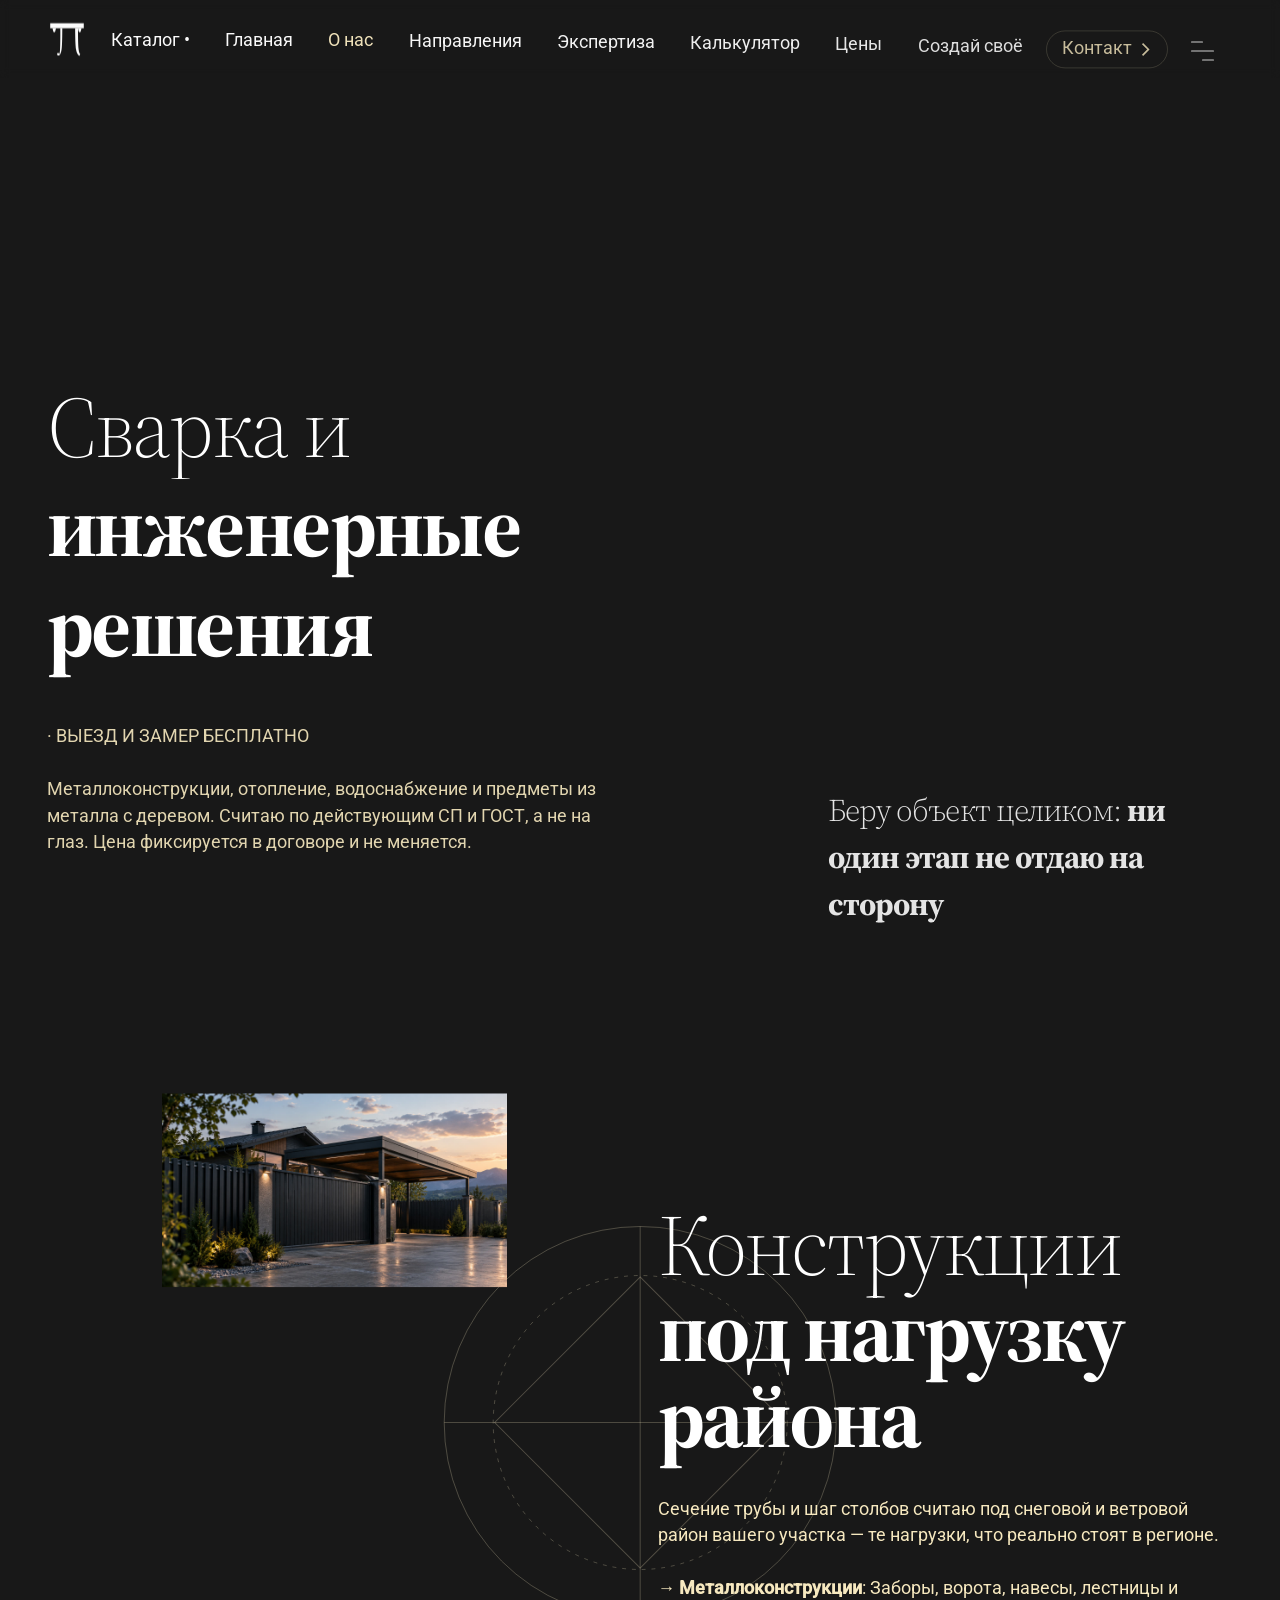
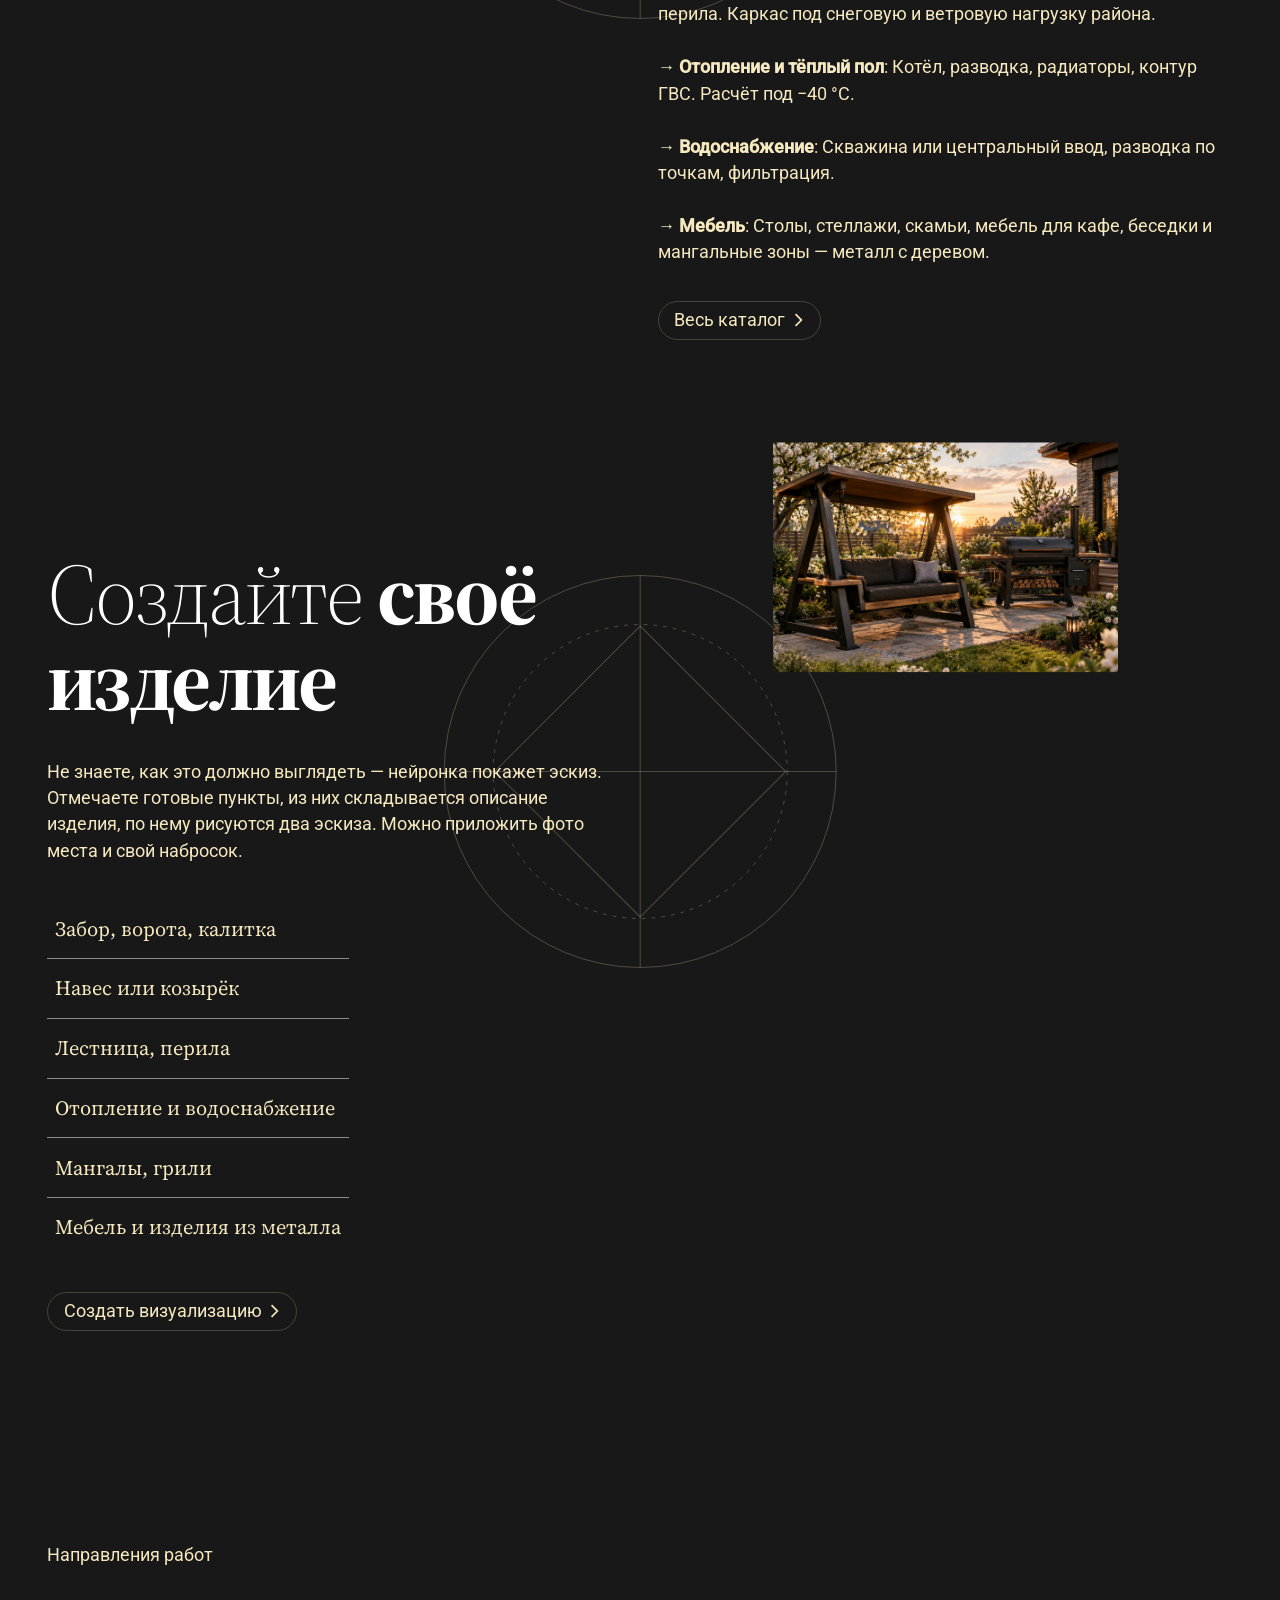
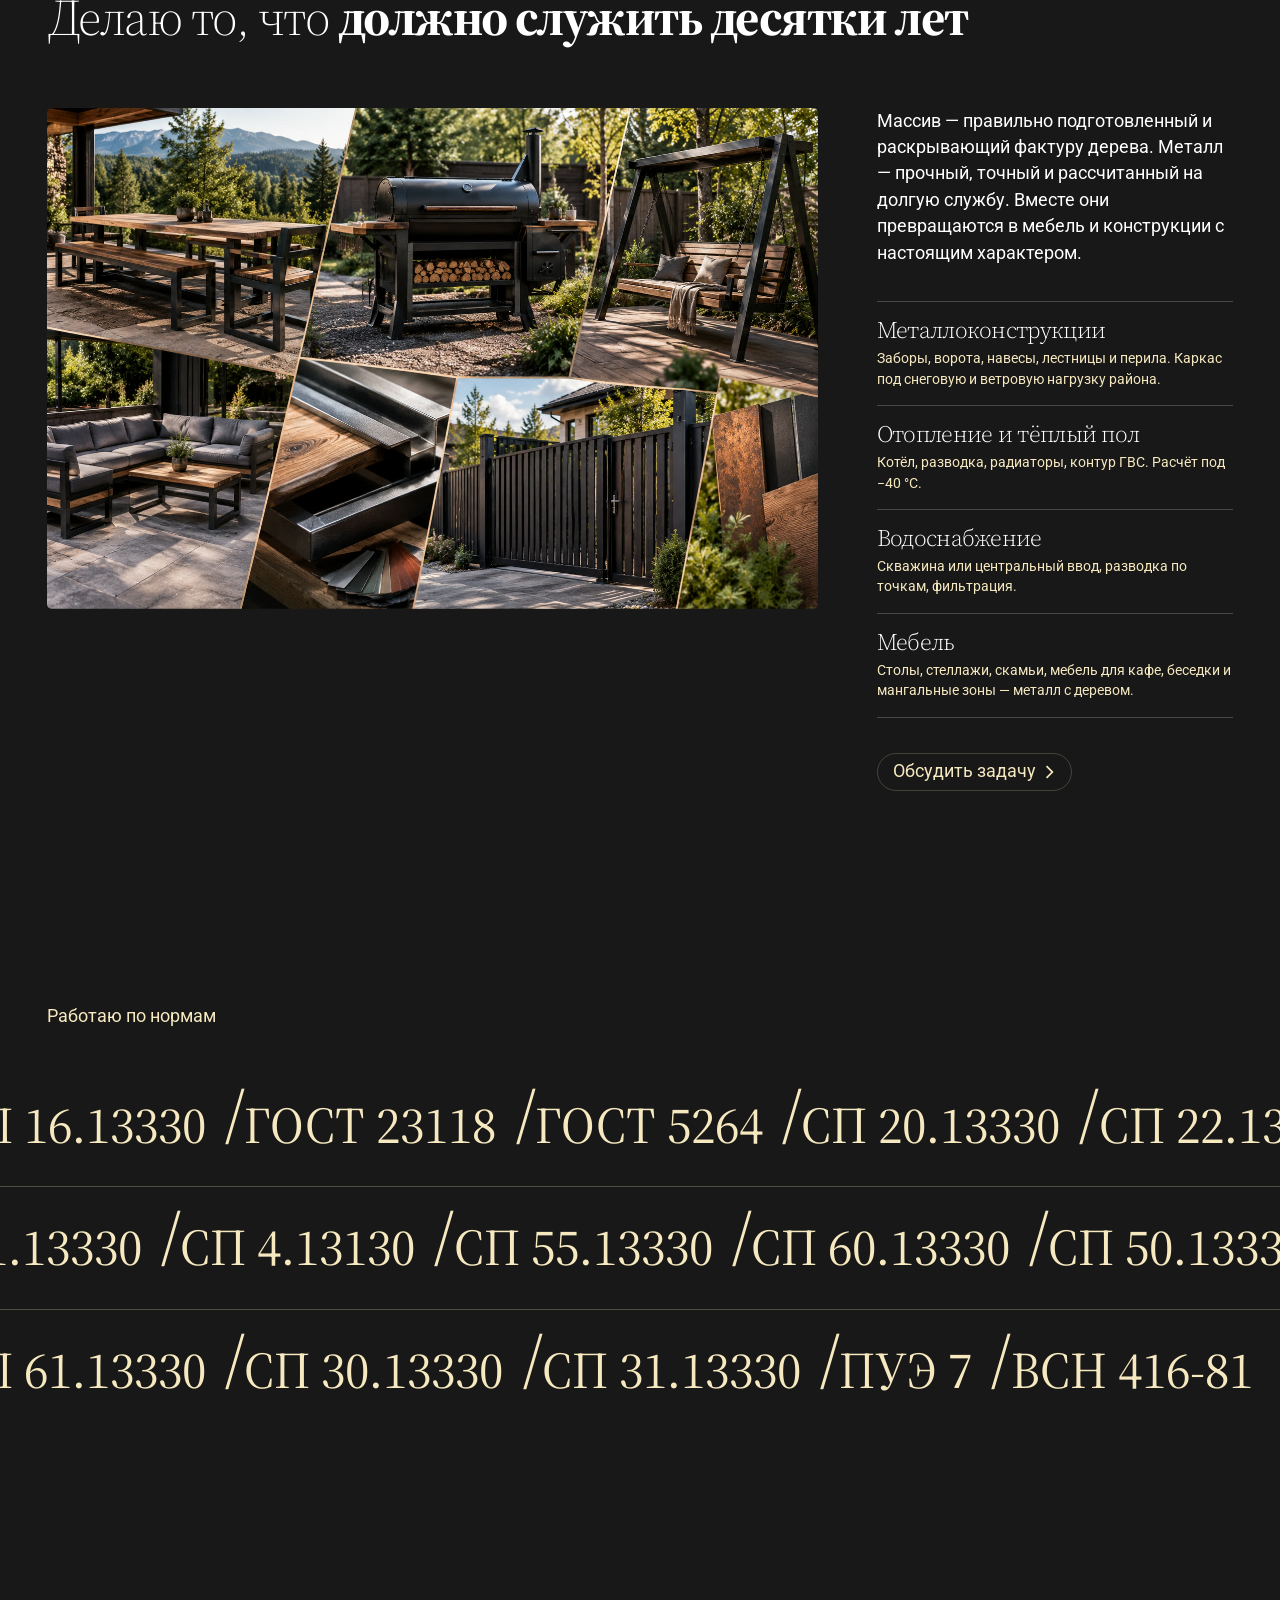
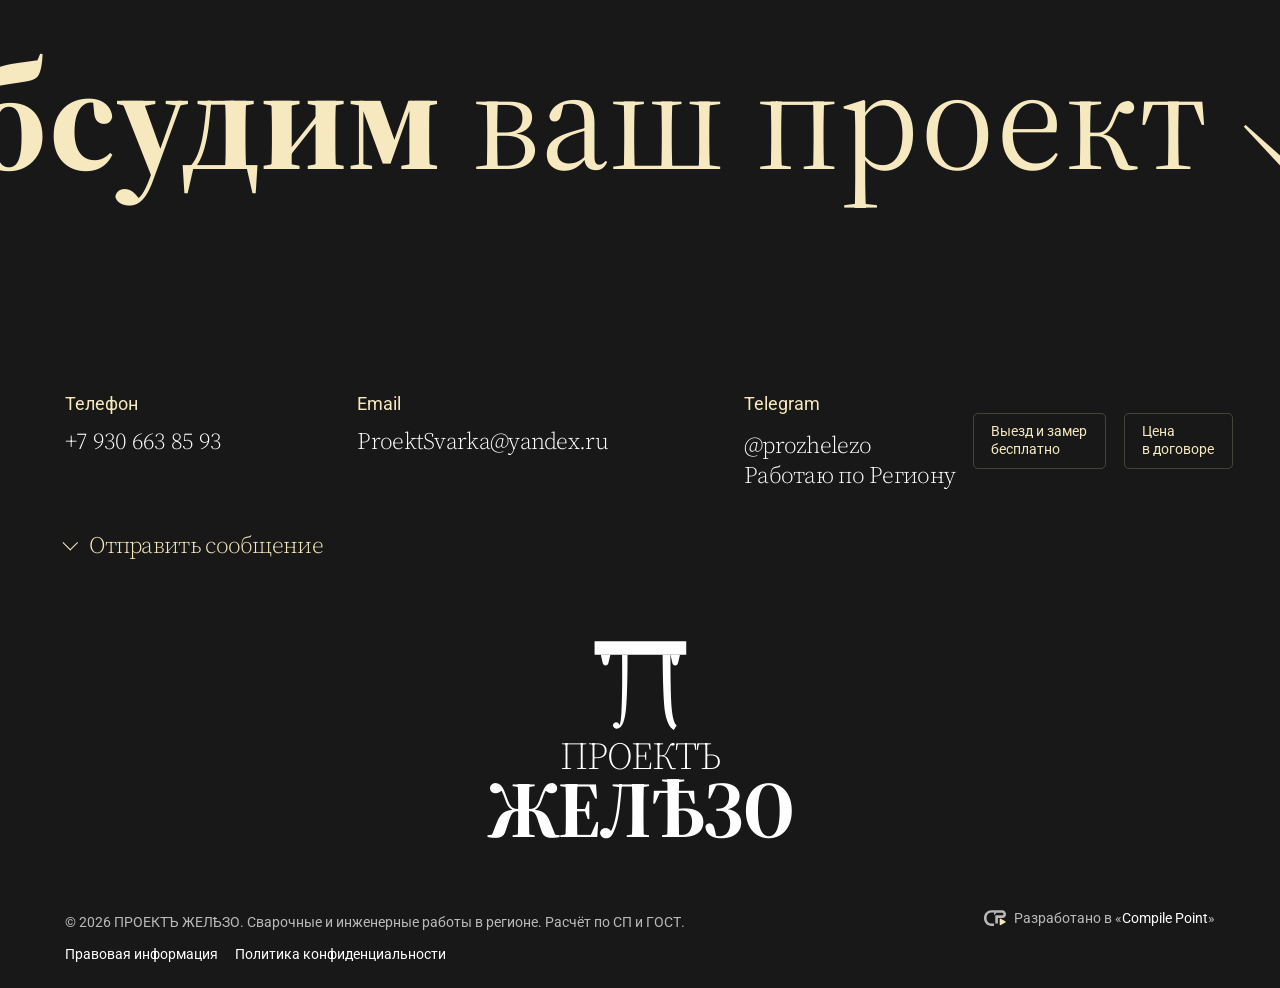
<file: about.html>
<!DOCTYPE html>
<html lang="ru">
<head>
<meta charset="utf-8">
<meta name="viewport" content="width=device-width, initial-scale=1, viewport-fit=cover">
<title>Сварка и инженерные решения в Нижегородской области | ПРОЕКТЪ ЖЕЛѢЗО</title>
<meta name="description" content="Беру объект целиком: расчёт, закупка металла, изготовление и монтаж. Работаю по Региону выезд и замер бесплатно, цена фиксируется в договоре.">
<meta name="theme-color" content="#181818">
<link rel="canonical" href="https://zhelezo.pro/about">
<meta property="og:type" content="website">
<meta property="og:site_name" content="ПРОЕКТЪ ЖЕЛѢЗО">
<meta property="og:locale" content="ru_RU">
<meta property="og:title" content="Сварка и инженерные решения в Нижегородской области | ПРОЕКТЪ ЖЕЛѢЗО">
<meta property="og:description" content="Беру объект целиком: расчёт, закупка металла, изготовление и монтаж. Работаю по Региону выезд и замер бесплатно, цена фиксируется в договоре.">
<meta property="og:url" content="https://zhelezo.pro/about">
<meta property="og:image" content="https://zhelezo.pro/assets/photo/photo-2026-10-03.jpg"><meta property="og:image:width" content="1280"><meta property="og:image:height" content="719"><meta property="og:image:alt" content="Наши работы — металлоконструкции и изделия">
<meta name="twitter:card" content="summary_large_image">
<meta name="geo.region" content="RU-NIZ">
<meta name="geo.placename" content="Воротынский муниципальный округ">
<meta name="geo.position" content="56.0520;45.8660">
<meta name="ICBM" content="56.0520, 45.8660">
<!-- Yandex.Metrika counter -->
<script type="text/javascript">
    (function(m,e,t,r,i,k,a){
        m[i]=m[i]||function(){(m[i].a=m[i].a||[]).push(arguments)};
        m[i].l=1*new Date();
        for (var j = 0; j < document.scripts.length; j++) {if (document.scripts[j].src === r) { return; }}
        k=e.createElement(t),a=e.getElementsByTagName(t)[0],k.async=1,k.src=r,a.parentNode.insertBefore(k,a)
    })(window, document,'script','https://mc.yandex.ru/metrika/tag.js?id=113285300', 'ym');

    ym(113285300, 'init', {ssr:true, webvisor:true, clickmap:true, ecommerce:"dataLayer", referrer: document.referrer, url: location.href, accurateTrackBounce:true, trackLinks:true});
</script>
<!-- /Yandex.Metrika counter -->
<link rel="icon" type="image/svg+xml" href="data:image/svg+xml,%3Csvg%20xmlns%3D%22http%3A%2F%2Fwww.w3.org%2F2000%2Fsvg%22%20viewBox%3D%220%200%2064%2064%22%20fill%3D%22none%22%3E%3Crect%20width%3D%2264%22%20height%3D%2264%22%20rx%3D%2212%22%20fill%3D%22%23181818%22%2F%3E%3Cg%20transform%3D%22translate(32%2034.5)%20scale(.95)%20translate(-32%20-34.5)%22%3E%3Cg%20fill%3D%22%23f6e8bf%22%3E%0A%3Cpath%20d%3D%22M8.5%2012.4h47v6.9h-47z%22%2F%3E%0A%3Cpath%20d%3D%22M11.7%2019.3h4.9l-1%204.3c-.2.85-.65%201.25-1.45%201.25s-1.25-.4-1.45-1.25z%22%2F%3E%0A%3Cpath%20d%3D%22M47.4%2019.3h4.9l-1%204.3c-.2.85-.65%201.25-1.45%201.25s-1.25-.4-1.45-1.25z%22%2F%3E%0A%3Cpath%20d%3D%22M20.6%2019.3h4.8c0%2013.2-.25%2022.4-.75%2027.6-.5%205.1-1.5%208.4-3%209.7-1.05.9-2.15.95-3.05.25-.8-.6-.9-1.6-.2-2.3.7-.7%201.65-.7%202.35-.05.3.28.5.6.62.98.42-1.25.72-3.4.9-6.5.32-5.3.5-15.2.33-29.68z%22%2F%3E%0A%3Cpath%20d%3D%22M39.8%2019.3h7.6c0%2013.4.22%2022.7.68%2027.9.42%204.6%201.25%207.4%202.52%208.4l-1.5%202.4c-2.2-1.4-3.65-4.35-4.42-8.85-.8-4.7-1.15-14.6-1.28-29.85z%22%2F%3E%0A%3C%2Fg%3E%3C%2Fg%3E%3C%2Fsvg%3E">
<script>
  // Анимации появления включаются только при работающем JS; если скрипты не загрузились за 8 секунд — показываем страницу как есть
  document.documentElement.classList.add('js');
  setTimeout(function () {
    if (window.__siteReady) return;
    document.documentElement.classList.remove('js');
    var l = document.getElementById('loader');
    if (l) l.style.display = 'none';
  }, 8000);
</script>
<link rel="preload" href="assets/fonts/roboto-cyrillic-1.woff2" as="font" type="font/woff2" crossorigin>
<link rel="preload" href="assets/fonts/source-serif-4-cyrillic-5.woff2" as="font" type="font/woff2" crossorigin>
<link rel="preload" href="assets/fonts/source-serif-4-cyrillic-ext-4.woff2" as="font" type="font/woff2" crossorigin>
<link rel="stylesheet" href="assets/css/fonts.css">
<link rel="stylesheet" href="assets/css/style.css">
<link rel="stylesheet" href="assets/css/create.css">
<link rel="stylesheet" href="assets/css/message.css">
<link rel="stylesheet" href="assets/css/mobile.css">
</head>
<body class="loading" data-page="about" data-gears="object">
<noscript><div><img src="https://mc.yandex.ru/watch/113285300" style="position:absolute; left:-9999px;" alt="" / decoding="async"></div></noscript>
<div class="page">
<button class="to-top" type="button" aria-label="Наверх" data-to-top data-cursor="-fusion"><svg viewBox="0 0 24 24" width="100%" height="100%" fill="none" stroke="currentColor" stroke-width="1.5" aria-hidden="true"><path d="M12 19V5M5.5 11.5 12 5l6.5 6.5"/></svg></button>

<nav class="topbar" id="topbar">
  <section class="topbar__wrap">
    <div class="topbar__inner">
      <div class="topbar__left">
        <a class="brand" href="index.html" aria-label="ПРОЕКТЪ ЖЕЛѢЗО — на главную" title="ПРОЕКТЪ ЖЕЛѢЗО" data-top-item data-cursor="-fusion"><svg viewBox="4 8 56 54" width="100%" height="100%" fill="none" role="img" aria-hidden="true"><g fill="currentColor">
<path d="M8.5 12.4h47v6.9h-47z"/>
<path d="M11.7 19.3h4.9l-1 4.3c-.2.85-.65 1.25-1.45 1.25s-1.25-.4-1.45-1.25z"/>
<path d="M47.4 19.3h4.9l-1 4.3c-.2.85-.65 1.25-1.45 1.25s-1.25-.4-1.45-1.25z"/>
<path d="M20.6 19.3h4.8c0 13.2-.25 22.4-.75 27.6-.5 5.1-1.5 8.4-3 9.7-1.05.9-2.15.95-3.05.25-.8-.6-.9-1.6-.2-2.3.7-.7 1.65-.7 2.35-.05.3.28.5.6.62.98.42-1.25.72-3.4.9-6.5.32-5.3.5-15.2.33-29.68z"/>
<path d="M39.8 19.3h7.6c0 13.4.22 22.7.68 27.9.42 4.6 1.25 7.4 2.52 8.4l-1.5 2.4c-2.2-1.4-3.65-4.35-4.42-8.85-.8-4.7-1.15-14.6-1.28-29.85z"/>
</g></svg></a>

      </div>
      <div class="topbar__right">
        <div class="nav-links"><div class="nav-links__inner">
          <a class="topbar__works" href="works.html" data-open-dropdown aria-controls="dropdown-works" data-cursor="-hidden"><p class="link-u" data-top-item>Каталог •</p></a>
          <a class="link-u" href="index.html" data-top-item data-cursor="-hidden">Главная</a>
          <a class="link-u is-current" href="about.html" data-top-item data-cursor="-hidden">О нас</a>
          <a class="link-u" href="team.html" data-top-item data-cursor="-hidden">Направления</a>
          <a class="link-u" href="expertise.html" data-top-item data-cursor="-hidden">Экспертиза</a>
          <a class="link-u" href="calculator.html" data-top-item data-cursor="-hidden">Калькулятор</a>
          <a class="link-u" href="prices.html" data-top-item data-cursor="-hidden">Цены</a>
          <a class="link-u" href="index.html#create" data-top-item data-cursor="-hidden">Создай своё</a>
        </div></div>
        <div class="topbar__menu" data-top-item>
          <a class="btn-link" href="#contact" data-cursor="-fusion"><div class="btn "><div class="btn__list"><div class="btn__text">Контакт</div><div class="btn__icon"><svg viewBox="0 0 8 12" width="100%" height="100%" fill="none" stroke="currentColor" stroke-width="1.4"><polyline points="1.5,1 6.5,6 1.5,11"/></svg></div></div></div></a>
          <div class="hamburger-wrap" data-cursor="-fusion"><button class="hamburger" type="button" data-open-menu aria-label="Открыть меню" aria-expanded="false"><span></span></button></div>
        </div>
      </div>
    </div>
  </section>
</nav>
<main class="page-main" id="main">

<section class="hero hero--about">
  <div class="container ahero">
    <div class="ahero__grid">
      <div class="ahero__left">
        <h1 class="page-title" data-split data-chars>Сварка и <strong>инженерные решения</strong></h1>
        <div class="ahero__intro" data-fade-up> · ВЫЕЗД И ЗАМЕР БЕСПЛАТНО<br><br>Металлоконструкции, отопление, водоснабжение и предметы из металла с деревом. Считаю по действующим СП и ГОСТ, а не на глаз. Цена фиксируется в договоре и не меняется.</div>
      </div>
      <div class="ahero__right">
        <div class="ahero__baseline" data-fade-up>Беру объект целиком: <strong>ни один этап не отдаю на сторону</strong></div>
      </div>
    </div>
  </div>
</section>
<section class="asec">
  <div class="container">
    <div class="asec__grid">
      <div class="asec__col-img"><div class="asec__img-wrap" data-parallax><img class="asec__img" src="assets/photo/zabory-vorota.jpg" alt="Ворота, забор и навес" width="1600" height="900" decoding="async" loading="lazy"></div></div>
      <div class="asec__col-txt">
        <h2 class="asec__title">Конструкции <strong>под нагрузку района</strong></h2>
        <p class="asec__text">Сечение трубы и шаг столбов считаю под снеговой и ветровой район вашего участка — те нагрузки, что реально стоят в регионе.<br><br>→ <strong>Металлоконструкции</strong>: Заборы, ворота, навесы, лестницы и перила. Каркас под снеговую и ветровую нагрузку района.<br><br>→ <strong>Отопление и тёплый пол</strong>: Котёл, разводка, радиаторы, контур ГВС. Расчёт под −40 °C.<br><br>→ <strong>Водоснабжение</strong>: Скважина или центральный ввод, разводка по точкам, фильтрация.<br><br>→ <strong>Мебель</strong>: Столы, стеллажи, скамьи, мебель для кафе, беседки и мангальные зоны — металл с деревом.</p>
        <a class="btn-link" href="works.html" data-cursor="-fusion"><div class="btn "><div class="btn__list"><div class="btn__text">Весь каталог</div><div class="btn__icon"><svg viewBox="0 0 8 12" width="100%" height="100%" fill="none" stroke="currentColor" stroke-width="1.4"><polyline points="1.5,1 6.5,6 1.5,11"/></svg></div></div></div></a>
      </div>
    </div>
    <img class="asec__svg" src="assets/img/line-art.svg" alt="" width="450" height="450" decoding="async" loading="lazy">
  </div>
</section>
<section class="asec">
  <div class="container">
    <div class="asec__grid">
      <div class="asec__col-txt">
        <h2 class="asec__title">Создайте <strong>своё изделие</strong></h2>
        <p class="asec__text">Не знаете, как это должно выглядеть — нейронка покажет эскиз. Отмечаете готовые пункты, из них складывается описание изделия, по нему рисуются два эскиза. Можно приложить фото места и свой набросок.</p>
        <div><ul class="ptypes">
          <li class="ptypes__item"><div class="ptypes__txt">Забор, ворота, калитка</div></li>
          <li class="ptypes__item"><div class="ptypes__txt">Навес или козырёк</div></li>
          <li class="ptypes__item"><div class="ptypes__txt">Лестница, перила</div></li>
          <li class="ptypes__item"><div class="ptypes__txt">Отопление и водоснабжение</div></li>
          <li class="ptypes__item"><div class="ptypes__txt">Мангалы, грили</div></li>
          <li class="ptypes__item"><div class="ptypes__txt">Мебель и изделия из металла</div></li>
        </ul></div>
        <a class="btn-link" href="index.html#create" data-cursor="-fusion"><div class="btn "><div class="btn__list"><div class="btn__text">Создать визуализацию</div><div class="btn__icon"><svg viewBox="0 0 8 12" width="100%" height="100%" fill="none" stroke="currentColor" stroke-width="1.4"><polyline points="1.5,1 6.5,6 1.5,11"/></svg></div></div></div></a>
      </div>
      <div class="asec__col-img asec__col-img--right"><div class="asec__img-wrap" data-parallax><img class="asec__img" src="assets/photo/izdeliya-iz-metalla.jpg" alt="Качели и гриль из металла" width="1536" height="1024" decoding="async" loading="lazy"></div></div>
    </div>
    <img class="asec__svg" src="assets/img/line-art.svg" alt="" width="450" height="450" decoding="async" loading="lazy">
  </div>
</section>

<section class="team team--transparent">
  <div class="container team__inner">
    <div class="sec-head">
      <div class="sec-head__sur">Направления работ</div>
      <h2 class="sec-head__title">Делаю то, что <strong>должно служить десятки лет</strong></h2>
    </div>
    <div class="team__grid">
      <div class="team__left"><a class="team__img-wrap" href="team.html" data-cursor-text="Открыть"><img class="team__img" src="assets/photo/kollazh-izdeliya.jpg" alt="Мебель, мангал, качели и ворота из металла" width="1536" height="1024" decoding="async" loading="lazy"></a></div>
      <div class="team__right"><div class="team__right-wrap team__right-wrap--dirs">
        <div class="team__txt">Массив — правильно подготовленный и раскрывающий фактуру дерева. Металл — прочный, точный и рассчитанный на долгую службу. Вместе они превращаются в мебель и конструкции с настоящим характером.
</div>
        <ul class="dirs">
          <li class="dirs__item"><div class="dirs__title">Металлоконструкции</div><div class="dirs__text">Заборы, ворота, навесы, лестницы и перила. Каркас под снеговую и ветровую нагрузку района.</div></li>
          <li class="dirs__item"><div class="dirs__title">Отопление и тёплый пол</div><div class="dirs__text">Котёл, разводка, радиаторы, контур ГВС. Расчёт под −40 °C.</div></li>
          <li class="dirs__item"><div class="dirs__title">Водоснабжение</div><div class="dirs__text">Скважина или центральный ввод, разводка по точкам, фильтрация.</div></li>
          <li class="dirs__item"><div class="dirs__title">Мебель</div><div class="dirs__text">Столы, стеллажи, скамьи, мебель для кафе, беседки и мангальные зоны — металл с деревом.</div></li>
        </ul>
        <a class="btn-link" href="#contact" data-cursor="-fusion"><div class="btn "><div class="btn__list"><div class="btn__text">Обсудить задачу</div><div class="btn__icon"><svg viewBox="0 0 8 12" width="100%" height="100%" fill="none" stroke="currentColor" stroke-width="1.4"><polyline points="1.5,1 6.5,6 1.5,11"/></svg></div></div></div></a>
      </div></div>
    </div>
  </div>
</section>
<section class="partners">
  <div class="container"><div class="sec-head__sur">Работаю по нормам</div></div>
  <div>
    <div class="partners__row"><div class="partners__inner" data-partners="fwd">
      <p class="partners__txt"><span>СП 16.13330</span><span>ГОСТ 23118</span><span>ГОСТ 5264</span><span>СП 20.13330</span><span>СП 22.13330</span></p><p class="partners__txt"><span>СП 16.13330</span><span>ГОСТ 23118</span><span>ГОСТ 5264</span><span>СП 20.13330</span><span>СП 22.13330</span></p>
    </div></div>
    <div class="partners__row partners__row--rev"><div class="partners__inner" data-partners="rev">
      <p class="partners__txt"><span>СП 131.13330</span><span>СП 4.13130</span><span>СП 55.13330</span><span>СП 60.13330</span><span>СП 50.13330</span></p><p class="partners__txt"><span>СП 131.13330</span><span>СП 4.13130</span><span>СП 55.13330</span><span>СП 60.13330</span><span>СП 50.13330</span></p>
    </div></div>
    <div class="partners__row"><div class="partners__inner" data-partners="fwd">
      <p class="partners__txt"><span>СП 61.13330</span><span>СП 30.13330</span><span>СП 31.13330</span><span>ПУЭ 7</span><span>ВСН 416-81</span></p><p class="partners__txt"><span>СП 61.13330</span><span>СП 30.13330</span><span>СП 31.13330</span><span>ПУЭ 7</span><span>ВСН 416-81</span></p>
    </div></div>
  </div>
</section>
</main>

<div class="footer">
  <section class="footer__main">
    <div class="marquee" data-marquee data-cursor="-fusion-big">
      <div class="marquee__wrap">
        <div class="marquee__panel" data-marquee-panel><div class="marquee__text"><strong>Обсудим</strong> ваш проект ↓</div></div>
        <div class="marquee__panel" data-marquee-panel><div class="marquee__text"><strong>Обсудим</strong> ваш проект ↓</div></div>
      </div>
    </div>
    <div class="footer__contact" id="contact">
      <div class="footer__grid">
        <div class="footer__content">
          <a class="fcard" href="tel:+79306638593" data-cursor="-fusion"><h3 class="fcard__title">Телефон</h3><div class="fcard__value">+7 930 663 85 93</div></a>
          <a class="fcard" href="mailto:ProektSvarka@yandex.ru" data-cursor="-fusion"><h3 class="fcard__title">Email</h3><div class="fcard__value">ProektSvarka@yandex.ru</div></a>
          <div class="footer__address">
            <a class="fcard" href="https://t.me/prozhelezo" target="_blank" rel="noopener" data-cursor="-fusion"><h3 class="fcard__title">Telegram</h3><div class="fcard__value fcard__value--lh">@prozhelezo<br>Работаю по Региону</div></a>
            <div class="labels">
              <div class="labels__chip">Выезд и замер<br>бесплатно</div>
              <div class="labels__chip">Цена<br>в договоре</div>
            </div>
          </div>
        </div>
      <div class="footer__msg" data-msg>
        <button class="footer__msg-toggle link-u" type="button" data-msg-toggle aria-expanded="false" aria-controls="msg-panel" data-cursor="-hidden">Отправить сообщение</button>
        <div class="footer__msg-panel" id="msg-panel" data-msg-panel aria-hidden="true">
          <div class="footer__msg-clip">
            <form class="mform" data-msg-form novalidate>
              <div class="cform__head">
                <label class="cform__label" for="msg-text">Ваше сообщение</label>
                <div class="cform__count"><span data-msg-count>0</span> / 2000</div>
              </div>
              <textarea class="cform__textarea" id="msg-text" name="message" maxlength="2000" data-msg-text data-lenis-prevent data-cursor="-hidden" placeholder="Опишите, что нужно сделать: изделие, размеры, адрес объекта…"></textarea>
              <input class="mform__input" type="text" name="contact" maxlength="200" autocomplete="off" data-msg-contact data-cursor="-hidden" placeholder="Телефон или Telegram для ответа" aria-label="Телефон или Telegram для ответа">
              <input class="mform__trap" type="text" name="website" tabindex="-1" autocomplete="off" aria-hidden="true" data-msg-trap>
              <div class="cform__submit-row">
                <button class="btn btn--solid cform__submit" type="submit" data-msg-submit data-cursor="-fusion">
                  <span class="btn__list"><span class="btn__text" data-msg-submit-text>Отправить</span><span class="btn__icon"><svg viewBox="0 0 8 12" width="100%" height="100%" fill="none" stroke="currentColor" stroke-width="1.4"><polyline points="1.5,1 6.5,6 1.5,11"/></svg></span></span>
                </button>
                <div class="cform__status" role="status" aria-live="polite" data-msg-status></div>
              </div>
            </form>
          </div>
        </div>
      </div>
      </div>
      <div class="footer__logo-wrap"><a href="index.html" aria-label="ПРОЕКТЪ ЖЕЛѢЗО"><div class="footer__logo" data-cursor="-fusion"><svg viewBox="0 0 350 232" width="100%" height="100%" fill="none" role="img" aria-hidden="true"><g transform="translate(113 0) scale(1.95)"><g fill="currentColor">
<path d="M8.5 12.4h47v6.9h-47z"/>
<path d="M11.7 19.3h4.9l-1 4.3c-.2.85-.65 1.25-1.45 1.25s-1.25-.4-1.45-1.25z"/>
<path d="M47.4 19.3h4.9l-1 4.3c-.2.85-.65 1.25-1.45 1.25s-1.25-.4-1.45-1.25z"/>
<path d="M20.6 19.3h4.8c0 13.2-.25 22.4-.75 27.6-.5 5.1-1.5 8.4-3 9.7-1.05.9-2.15.95-3.05.25-.8-.6-.9-1.6-.2-2.3.7-.7 1.65-.7 2.35-.05.3.28.5.6.62.98.42-1.25.72-3.4.9-6.5.32-5.3.5-15.2.33-29.68z"/>
<path d="M39.8 19.3h7.6c0 13.4.22 22.7.68 27.9.42 4.6 1.25 7.4 2.52 8.4l-1.5 2.4c-2.2-1.4-3.65-4.35-4.42-8.85-.8-4.7-1.15-14.6-1.28-29.85z"/>
</g></g><text x="175" y="152" text-anchor="middle" fill="currentColor" font-family="'Source Serif 4',Georgia,serif" font-size="38" font-weight="300" letter-spacing="-1">ПРОЕКТЪ</text><text x="175" y="220" text-anchor="middle" fill="currentColor" font-family="'Source Serif 4',Georgia,serif" font-size="80" font-weight="700" letter-spacing="-2">ЖЕЛѢЗО</text></svg></div></a></div>
      <div class="footer__mentions">
        <div class="footer__copy">© <span class="js-year">2026</span> ПРОЕКТЪ ЖЕЛѢЗО. Сварочные и инженерные работы в регионе. Расчёт по СП и ГОСТ.</div>
        <a class="fcredit" href="https://compilepoint.space/" target="_blank" rel="noopener" data-cursor="-hidden"><span class="fcredit__mark"><svg viewBox="16 17 148 108" width="100%" height="100%" role="img" aria-hidden="true">
<g fill="currentColor"><path d="M22 72C22 43 43 23 70 23H99L84 38H70C51 38 38 51 38 72C38 93 51 106 70 106H84V121H68C42 121 22 101 22 72Z"/><path d="M84 38L99 23H134C149 23 158 34 158 48C158 62 149 72 135 72H108V106H92V55H134C139 55 142 52 142 48C142 43 139 39 134 39H99L84 54V38Z"/></g>
<path d="M126 76L153 91C157 93 157 98 153 100L126 115C122 117 119 114 119 110V81C119 77 122 74 126 76Z" fill="var(--wheat)"/>
</svg></span><span class="fcredit__txt">Разработано в «<strong>Compile Point</strong>»</span></a>
        <div class="footer__legal">
          <a class="link-u" href="legal.html">Правовая информация</a>
          <a class="link-u" href="privacy.html">Политика конфиденциальности</a>
        </div>
      </div>
    </div>
  </section>
</div>

<div class="overlay" id="overlay" aria-hidden="true">
  <section class="overlay__header">
    <div class="topbar__inner">
      <div class="topbar__left"><a class="brand brand--overlay" href="index.html" data-cursor="-fusion"><svg viewBox="4 8 56 54" width="100%" height="100%" fill="none" role="img" aria-hidden="true"><g fill="currentColor">
<path d="M8.5 12.4h47v6.9h-47z"/>
<path d="M11.7 19.3h4.9l-1 4.3c-.2.85-.65 1.25-1.45 1.25s-1.25-.4-1.45-1.25z"/>
<path d="M47.4 19.3h4.9l-1 4.3c-.2.85-.65 1.25-1.45 1.25s-1.25-.4-1.45-1.25z"/>
<path d="M20.6 19.3h4.8c0 13.2-.25 22.4-.75 27.6-.5 5.1-1.5 8.4-3 9.7-1.05.9-2.15.95-3.05.25-.8-.6-.9-1.6-.2-2.3.7-.7 1.65-.7 2.35-.05.3.28.5.6.62.98.42-1.25.72-3.4.9-6.5.32-5.3.5-15.2.33-29.68z"/>
<path d="M39.8 19.3h7.6c0 13.4.22 22.7.68 27.9.42 4.6 1.25 7.4 2.52 8.4l-1.5 2.4c-2.2-1.4-3.65-4.35-4.42-8.85-.8-4.7-1.15-14.6-1.28-29.85z"/>
</g></svg></a></div>
      <div class="topbar__right topbar__right--end">
        <div class="topbar__menu">
          <a class="btn-link" href="#contact" data-cursor="-fusion"><div class="btn btn--dark"><div class="btn__list"><div class="btn__text">Контакт</div><div class="btn__icon"><svg viewBox="0 0 8 12" width="100%" height="100%" fill="none" stroke="currentColor" stroke-width="1.4"><polyline points="1.5,1 6.5,6 1.5,11"/></svg></div></div></div></a>
          <div class="hamburger-wrap" data-cursor="-fusion"><button class="hamburger is-active" type="button" data-close-menu aria-label="Закрыть меню"><span></span></button></div>
        </div>
      </div>
    </div>
  </section>
  <section class="overlay__content">
    <div class="overlay__grid">
      <div class="overlay__left">
        <a class="overlay__link" href="works.html" data-split data-chars data-cursor="-fusion">Каталог работ</a>
        <a class="overlay__link" href="index.html" data-split data-chars data-cursor="-fusion">Главная</a>
        <a class="overlay__link is-current" href="about.html" data-split data-chars data-cursor="-fusion">О нас</a>
        <a class="overlay__link" href="team.html" data-split data-chars data-cursor="-fusion">Направления</a>
        <a class="overlay__link" href="expertise.html" data-split data-chars data-cursor="-fusion">Экспертиза</a>
        <a class="overlay__link" href="calculator.html" data-split data-chars data-cursor="-fusion">Калькулятор</a>
        <a class="overlay__link" href="prices.html" data-split data-chars data-cursor="-fusion">Цены</a>
        <a class="overlay__link" href="index.html#create" data-split data-chars data-cursor="-fusion">Создай своё</a>
      </div>
      <div class="overlay__right">
        <a class="ocard" href="tel:+79306638593" data-fade-up data-cursor="-hidden"><h3 class="ocard__title">Телефон</h3><div class="ocard__txt">+7 930 663 85 93</div></a>
        <a class="ocard" href="mailto:ProektSvarka@yandex.ru" data-fade-up data-cursor="-hidden"><h3 class="ocard__title">Email</h3><div class="ocard__txt">ProektSvarka@yandex.ru</div></a>
        <a class="ocard" href="https://t.me/prozhelezo" target="_blank" rel="noopener" data-fade-up data-cursor="-hidden"><h3 class="ocard__title">Telegram</h3><div class="ocard__txt">@prozhelezo<br>Выезд и замер бесплатно</div></a>
      </div>
    </div>
  </section>
  <section class="overlay__footer">
    <div class="overlay__fgrid">
      <div class="overlay__social" data-fade-up>
        <a class="link-u" href="https://t.me/prozhelezo" target="_blank" rel="noopener" data-cursor="-hidden">Telegram</a>
        <a class="link-u" href="tel:+79306638593" data-cursor="-hidden">Позвонить</a>
        <a class="link-u" href="mailto:ProektSvarka@yandex.ru" data-cursor="-hidden">Написать на почту</a>
      </div>
      <div class="overlay__copy-col" data-fade-up><div class="overlay__copy">© <span class="js-year">2026</span> ПРОЕКТЪ ЖЕЛѢЗО. Цена фиксируется в договоре.</div></div>
    </div>
  </section>
</div>

<section class="wmenu" id="dropdown-works" aria-hidden="true">
  <div class="wmenu__wrap">
    <div class="wmenu__grid">
      <div class="wmenu__left">
        <h2 class="wmenu__title" data-cursor="-fusion">Каталог <strong>работ</strong></h2>
        <div class="wmenu__txt">Сварной каркас, дерево, металл — от заборов и навесов до мебели и мангалов. Каркас варю сам, металл — порошковая окраска в любой RAL или патина под лофт.</div>
        <a class="btn-link" href="works.html" data-cursor="-fusion"><div class="btn "><div class="btn__list"><div class="btn__text">Весь каталог</div><div class="btn__icon"><svg viewBox="0 0 8 12" width="100%" height="100%" fill="none" stroke="currentColor" stroke-width="1.4"><polyline points="1.5,1 6.5,6 1.5,11"/></svg></div></div></div></a>
      </div>
      <div class="wmenu__center">
        <h3 class="wmenu__h3">Виды работ</h3>
        <div class="wmenu__list">
          <div class="wmenu__item"><a href="works.html?cat=%D0%9C%D0%B5%D1%82%D0%B0%D0%BB%D0%BB%D0%BE%D0%BA%D0%BE%D0%BD%D1%81%D1%82%D1%80%D1%83%D0%BA%D1%86%D0%B8%D0%B8">Металлоконструкции</a></div>
          <div class="wmenu__item"><a href="works.html?cat=%D0%9B%D0%B5%D1%81%D1%82%D0%BD%D0%B8%D1%86%D1%8B%20%D0%B8%20%D0%BF%D0%B5%D1%80%D0%B8%D0%BB%D0%B0">Лестницы и перила</a></div>
          <div class="wmenu__item"><a href="works.html?cat=%D0%91%D0%B5%D1%81%D0%B5%D0%B4%D0%BA%D0%B8%20%D0%B8%20%D0%BD%D0%B0%D0%B2%D0%B5%D1%81%D1%8B">Беседки и навесы</a></div>
          <div class="wmenu__item"><a href="works.html?cat=%D0%9C%D0%B0%D0%BD%D0%B3%D0%B0%D0%BB%D1%8B%20%D0%B8%20%D0%B3%D1%80%D0%B8%D0%BB%D0%B8">Мангалы и грили</a></div>
          <div class="wmenu__item"><a href="works.html?cat=%D0%9C%D0%B5%D0%B1%D0%B5%D0%BB%D1%8C">Мебель</a></div>
          <div class="wmenu__item"><a href="works.html?cat=%D0%A3%D0%BB%D0%B8%D1%87%D0%BD%D0%B0%D1%8F%20%D0%BC%D0%B5%D0%B1%D0%B5%D0%BB%D1%8C">Уличная мебель</a></div>
          <div class="wmenu__item"><a href="works.html?cat=%D0%98%D0%B7%D0%B4%D0%B5%D0%BB%D0%B8%D1%8F%20%D0%B8%D0%B7%20%D0%BC%D0%B5%D1%82%D0%B0%D0%BB%D0%BB%D0%B0">Изделия из металла</a></div>
          <div class="wmenu__item"><a href="works.html?cat=%D0%9E%D1%82%D0%BE%D0%BF%D0%BB%D0%B5%D0%BD%D0%B8%D0%B5">Отопление</a></div>
          <div class="wmenu__item"><a href="works.html?cat=%D0%92%D0%BE%D0%B4%D0%BE%D1%81%D0%BD%D0%B0%D0%B1%D0%B6%D0%B5%D0%BD%D0%B8%D0%B5">Водоснабжение</a></div>
        </div>
      </div>
      <div class="wmenu__right">
        <h3 class="wmenu__h3">Последний проект</h3>
        <div class="lastp">
          <div class="lastp__left"><a class="clickable-parent" href="works.html" data-cursor-text="Смотреть"><h4 class="lastp__title" data-cursor="-fusion">Кровать</h4></a></div>
          <div class="lastp__img-wrap"><img class="lastp__img" src="assets/photo/krovat2.jpg" alt="Деревянная кровать на металлическом каркасе" width="1536" height="1024" decoding="async" loading="lazy"></div>
        </div>
      </div>
    </div>
  </div>
</section>
<div class="loader loader--inner" id="loader"></div>
</div>
<script src="assets/vendor/gsap.min.js"></script>
<script src="assets/vendor/ScrollTrigger.min.js"></script>
<script src="assets/vendor/lenis.min.js"></script>
<script src="assets/vendor/split-type.min.js"></script>
<script src="assets/js/main.js"></script>
<script src="assets/js/message.js"></script>
</body>
</html>
</file>
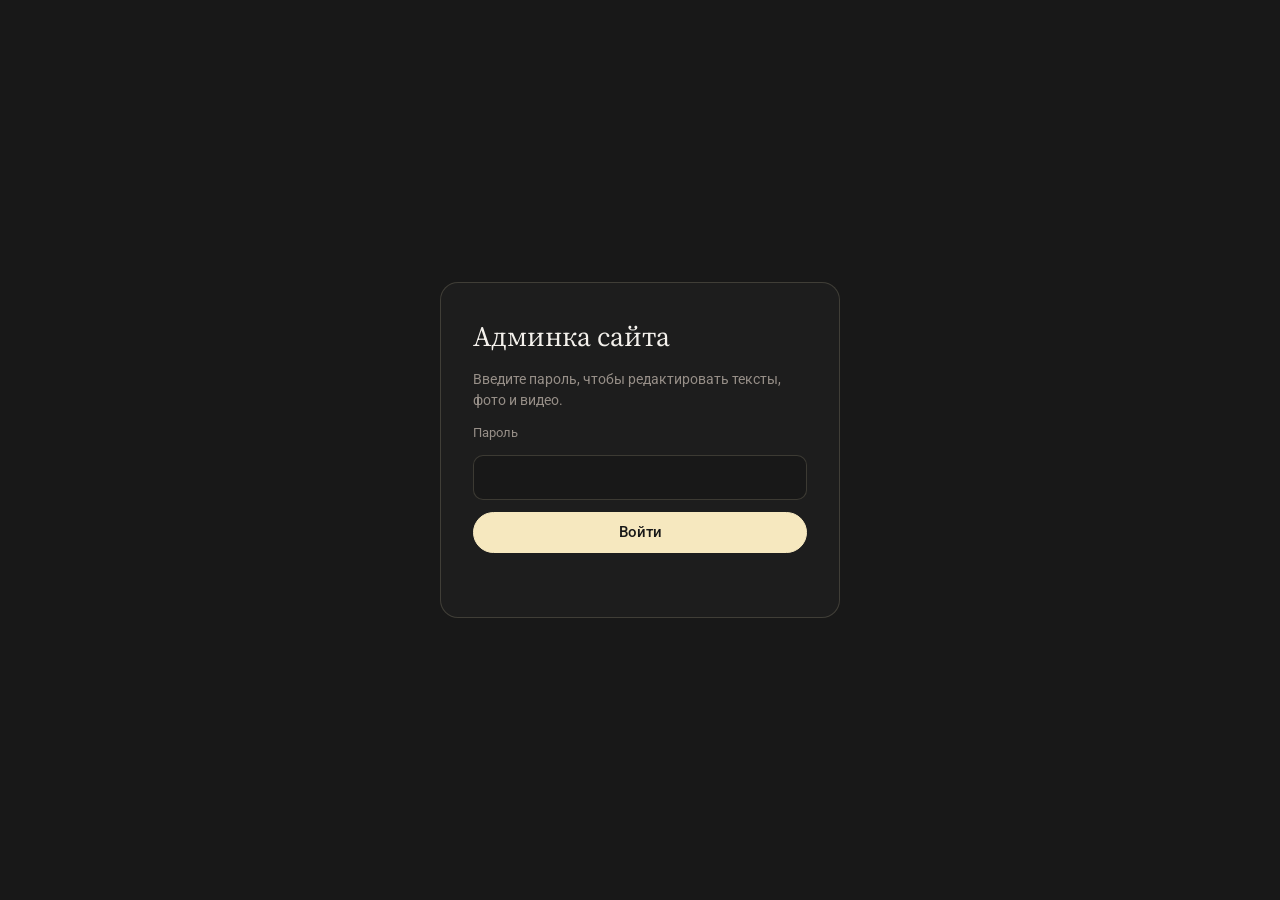
<file: admin.html>
<!DOCTYPE html>
<html lang="ru">
<head>
<meta charset="utf-8">
<meta name="viewport" content="width=device-width, initial-scale=1">
<meta name="robots" content="noindex, nofollow">
<title>Админка сайта</title>
<link rel="icon" type="image/svg+xml" href="data:image/svg+xml,%3Csvg xmlns='http://www.w3.org/2000/svg' viewBox='0 0 64 64'%3E%3Crect width='64' height='64' rx='10' fill='%23181818'/%3E%3Ctext x='32' y='44' text-anchor='middle' font-size='34' fill='%23f6e8bf' font-family='Georgia,serif'%3EА%3C/text%3E%3C/svg%3E">
<link rel="stylesheet" href="assets/css/fonts.css">
<link rel="stylesheet" href="assets/admin/admin.css">
</head>
<body>

<!-- Вход -->
<div class="login" id="login">
  <form class="login__box" id="login-form" autocomplete="on">
    <h1 class="login__title">Админка сайта</h1>
    <p class="login__text">Введите пароль, чтобы редактировать тексты, фото и видео.</p>
    <label class="login__label" for="password">Пароль</label>
    <input class="login__input" id="password" type="password" name="password" autocomplete="current-password" required>
    <button class="btn btn--main" type="submit">Войти</button>
    <div class="login__error" id="login-error" role="alert"></div>
  </form>
</div>

<!-- Рабочая область -->
<div class="app" id="app" hidden>
  <header class="bar">
    <div class="bar__left">
      <span class="bar__logo">Админка</span>
      <span class="bar__badge" id="storage-badge"></span>
    </div>
    <div class="bar__right">
      <span class="bar__status" id="status" role="status" aria-live="polite"></span>
      <a class="btn btn--ghost" href="index.html" target="_blank" rel="noopener">Открыть сайт</a>
      <button class="btn btn--ghost" type="button" id="reload">Отменить изменения</button>
      <button class="btn btn--main" type="button" id="save">Сохранить</button>
      <button class="btn btn--ghost" type="button" id="logout">Выйти</button>
    </div>
  </header>

  <div class="layout">
    <nav class="side" id="side" aria-label="Разделы"></nav>
    <main class="main" id="main"></main>
  </div>
</div>

<!-- Выбор файла из библиотеки -->
<div class="modal" id="picker" hidden>
  <div class="modal__box">
    <div class="modal__head">
      <h2 class="modal__title">Файлы сайта</h2>
      <button class="btn btn--ghost" type="button" data-picker-close>Закрыть</button>
    </div>
    <div class="modal__tools">
      <label class="btn btn--main upload">
        Загрузить файл
        <input type="file" id="picker-upload" accept="image/*,video/mp4" multiple hidden>
      </label>
      <span class="modal__hint">Фото — jpg, png, webp, svg. Видео — mp4. До 12 МБ на файл.</span>
    </div>
    <div class="suggest-box" id="picker-suggest" hidden></div>
    <div class="modal__grid" id="picker-grid"></div>
  </div>
</div>

<script src="assets/admin/admin.js"></script>
</body>
</html>
</file>
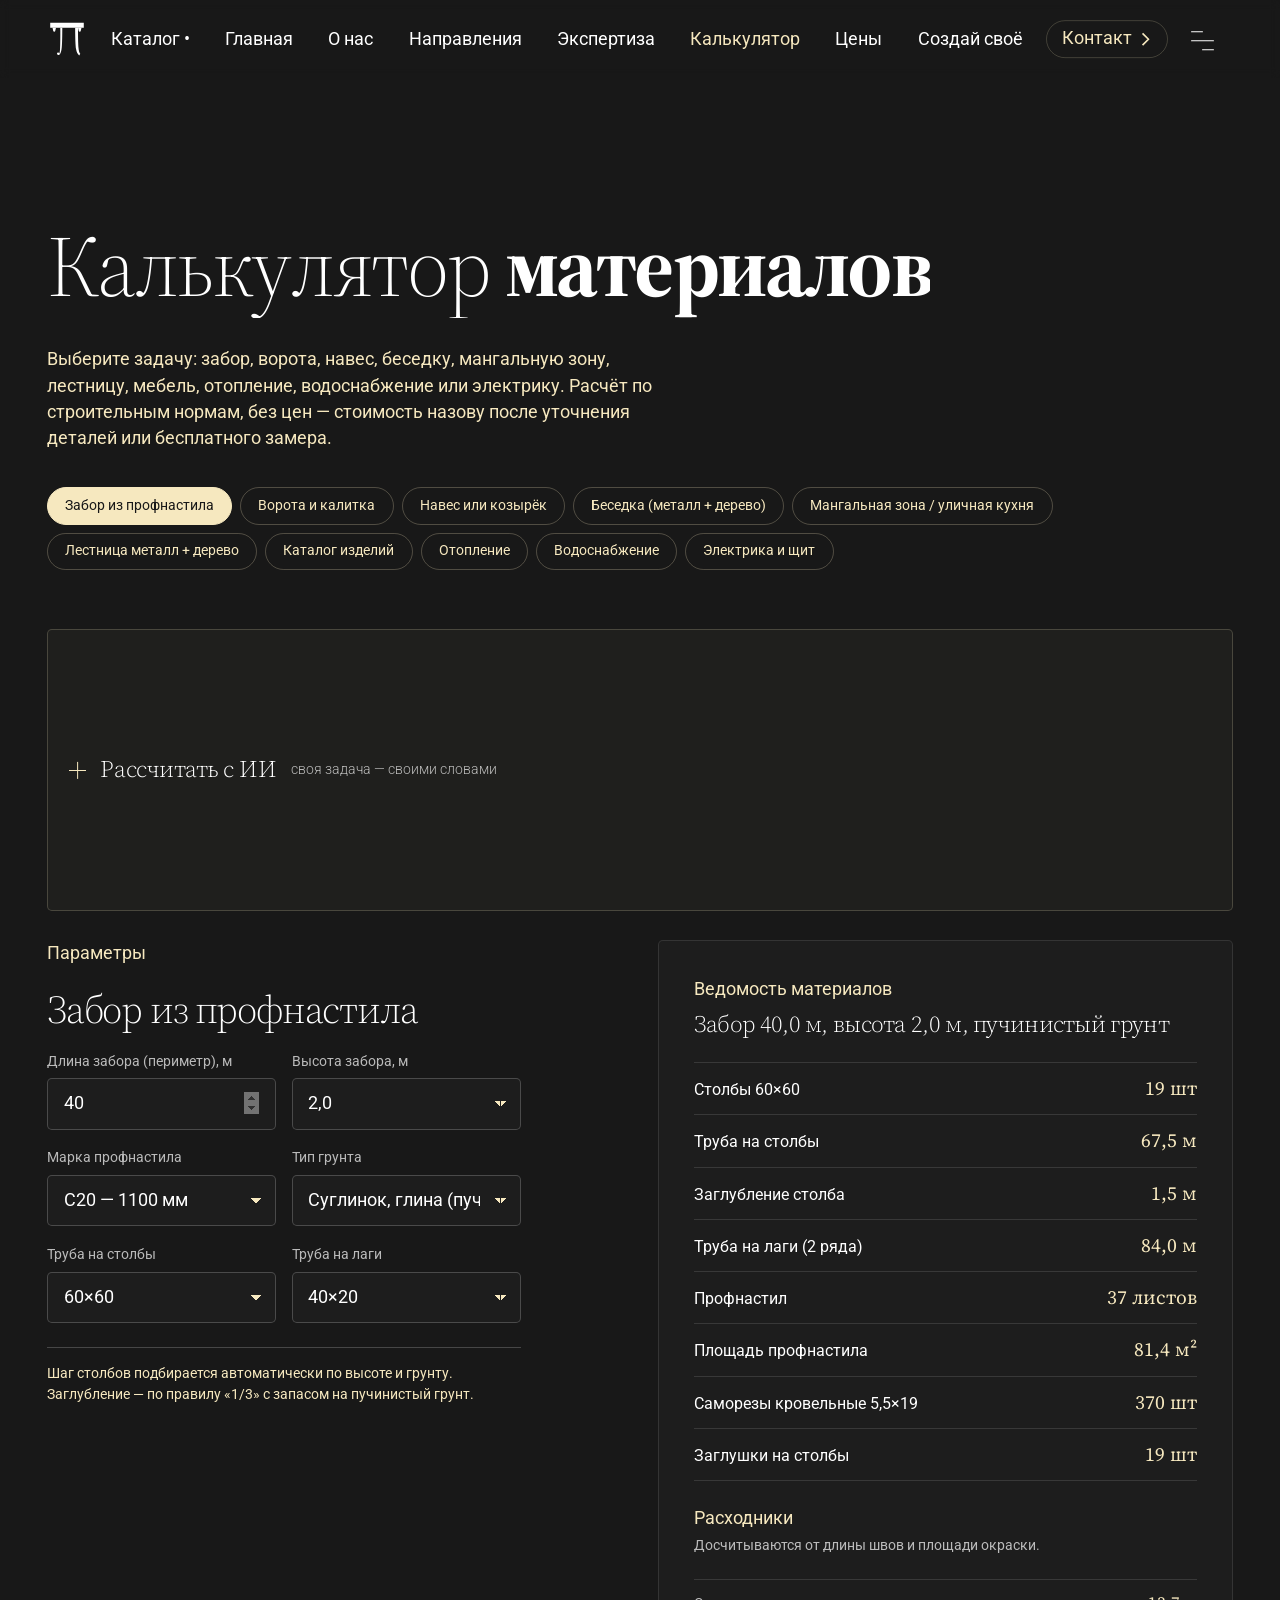
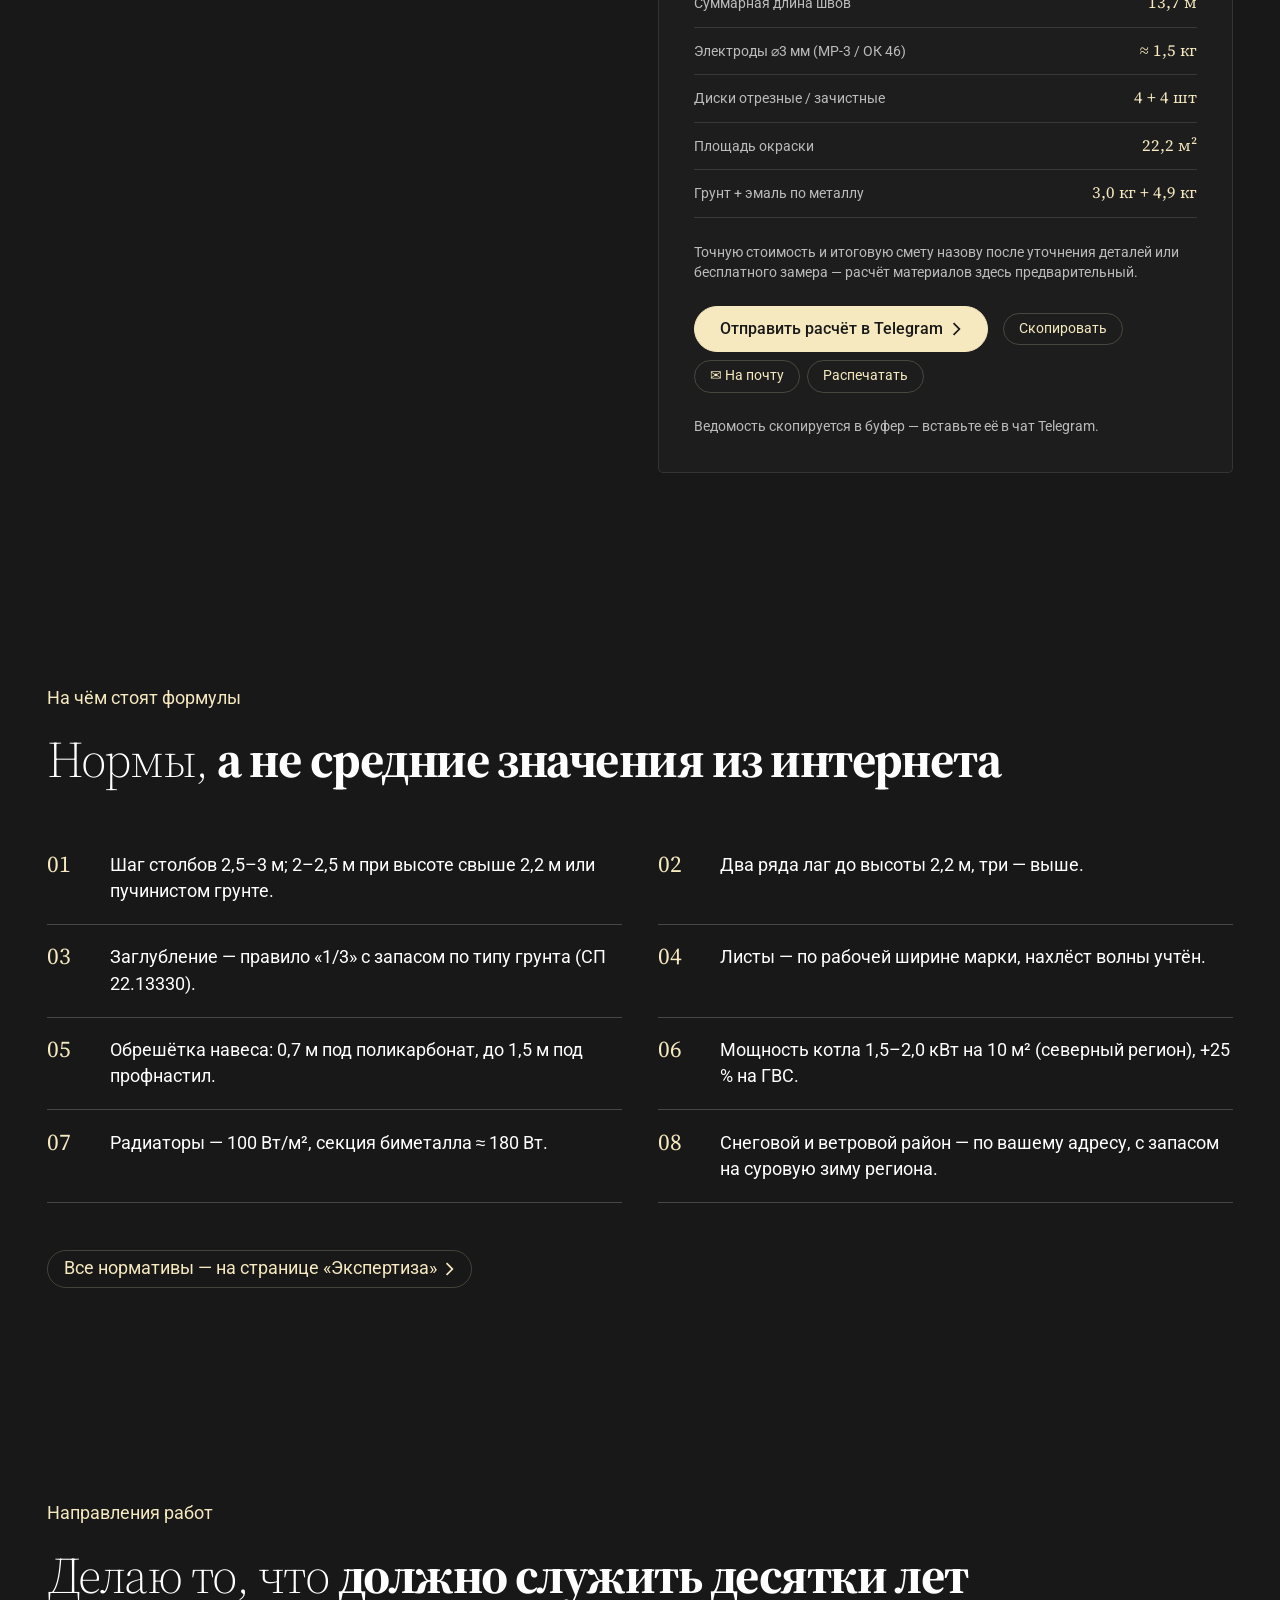
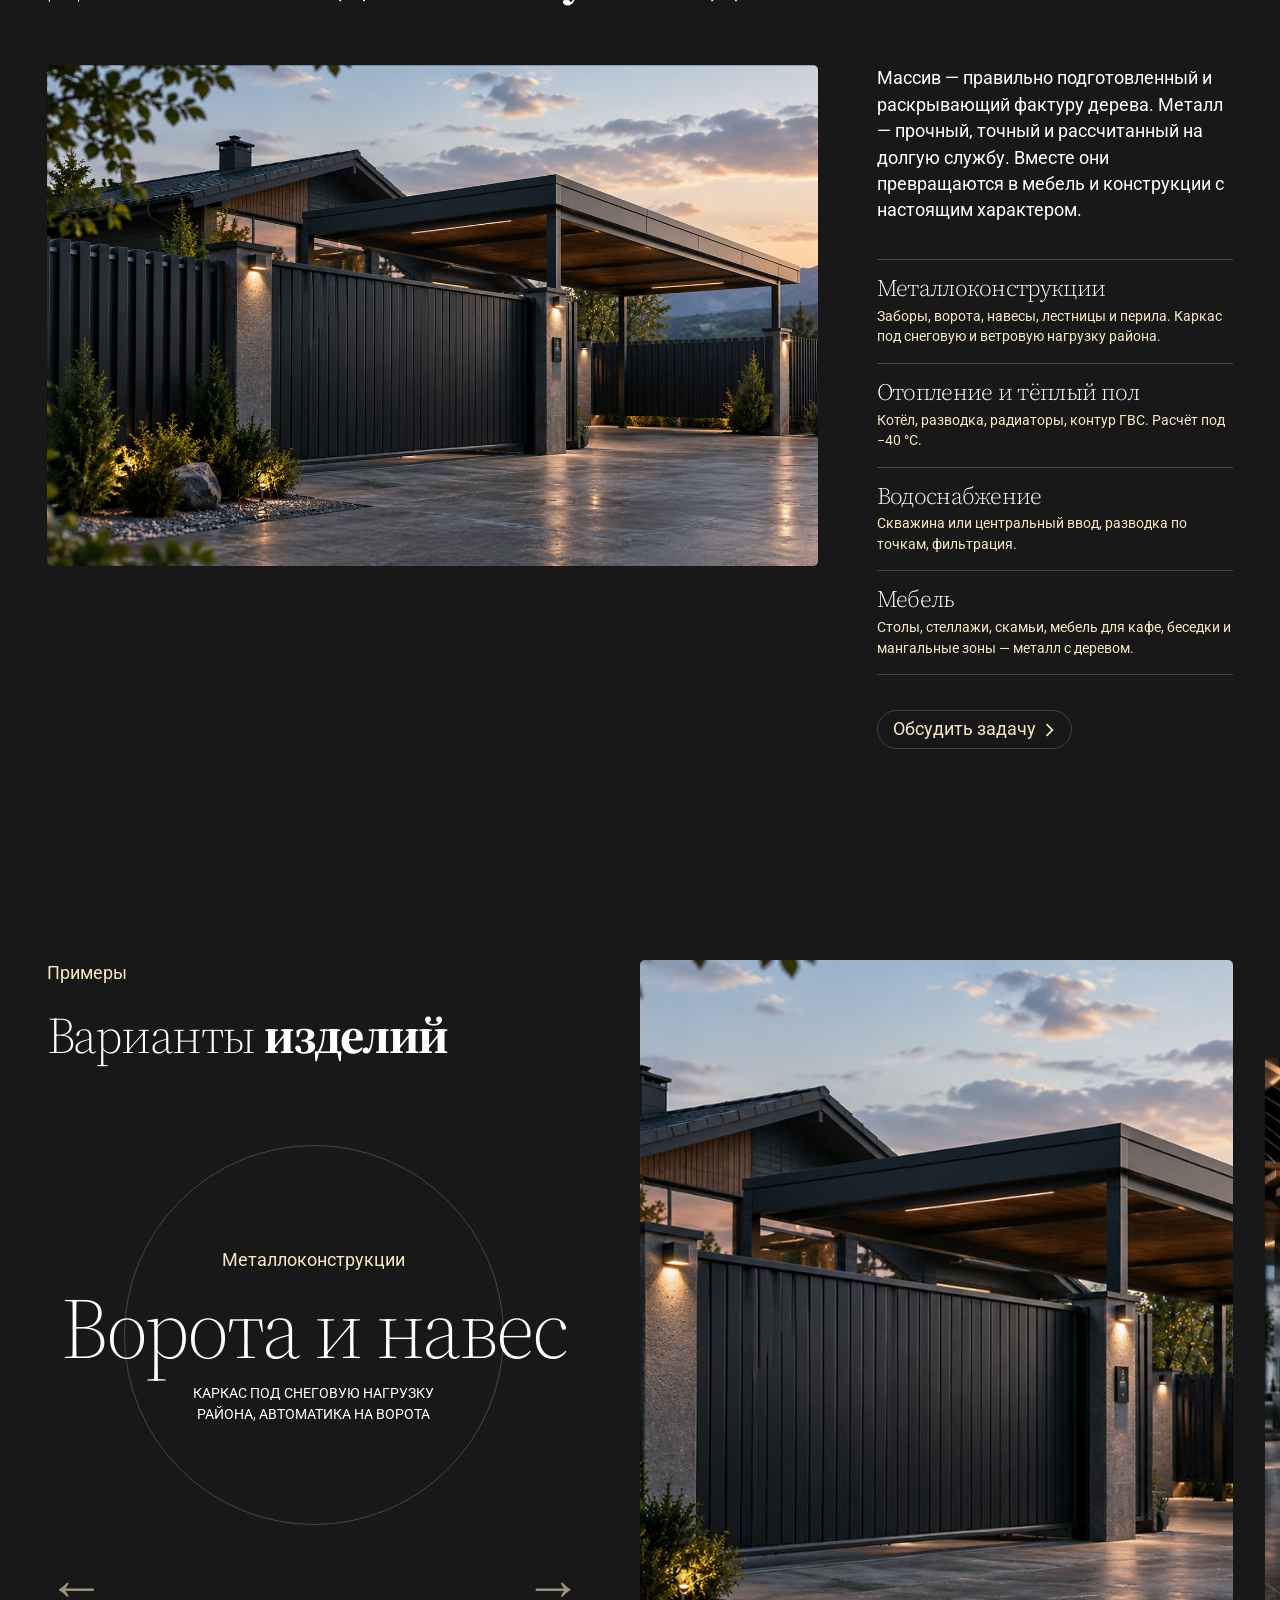
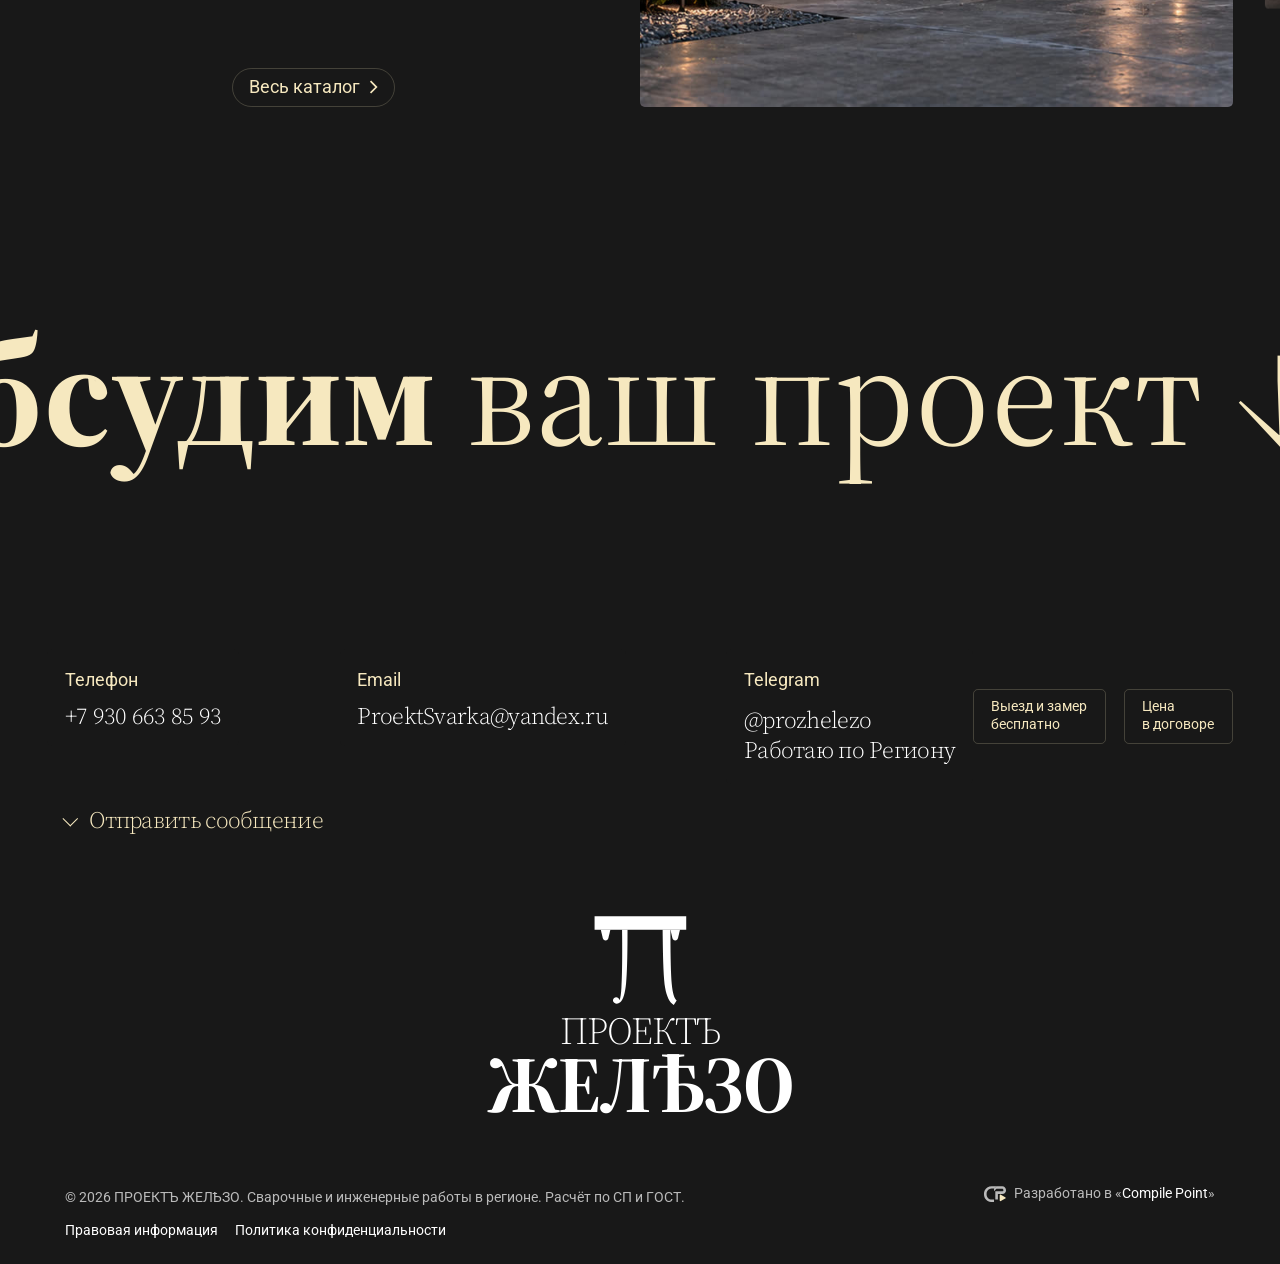
<file: calculator.html>
<!DOCTYPE html>
<html lang="ru">
<head>
<meta charset="utf-8">
<meta name="viewport" content="width=device-width, initial-scale=1, viewport-fit=cover">
<title>Калькулятор материалов: забор, навес, отопление — Нижегородская область | ПРОЕКТЪ ЖЕЛѢЗО</title>
<meta name="description" content="Считает столбы, лаги, листы, трубу и расходники для забора, ворот, навеса, беседки, лестницы, отопления и водоснабжения. Под нагрузки Нижегородской области.">
<meta name="theme-color" content="#181818">
<link rel="canonical" href="https://zhelezo.pro/calculator">
<meta property="og:type" content="website">
<meta property="og:site_name" content="ПРОЕКТЪ ЖЕЛѢЗО">
<meta property="og:locale" content="ru_RU">
<meta property="og:title" content="Калькулятор материалов: забор, навес, отопление — Нижегородская область | ПРОЕКТЪ ЖЕЛѢЗО">
<meta property="og:description" content="Считает столбы, лаги, листы, трубу и расходники для забора, ворот, навеса, беседки, лестницы, отопления и водоснабжения. Под нагрузки Нижегородской области.">
<meta property="og:url" content="https://zhelezo.pro/calculator">
<meta property="og:image" content="https://zhelezo.pro/assets/photo/photo-2026-10-03.jpg"><meta property="og:image:width" content="1280"><meta property="og:image:height" content="719"><meta property="og:image:alt" content="Наши работы — металлоконструкции и изделия">
<meta name="twitter:card" content="summary_large_image">
<meta name="geo.region" content="RU-NIZ">
<meta name="geo.placename" content="Воротынский муниципальный округ">
<meta name="geo.position" content="56.0520;45.8660">
<meta name="ICBM" content="56.0520, 45.8660">
<!-- Yandex.Metrika counter -->
<script type="text/javascript">
    (function(m,e,t,r,i,k,a){
        m[i]=m[i]||function(){(m[i].a=m[i].a||[]).push(arguments)};
        m[i].l=1*new Date();
        for (var j = 0; j < document.scripts.length; j++) {if (document.scripts[j].src === r) { return; }}
        k=e.createElement(t),a=e.getElementsByTagName(t)[0],k.async=1,k.src=r,a.parentNode.insertBefore(k,a)
    })(window, document,'script','https://mc.yandex.ru/metrika/tag.js?id=113285300', 'ym');

    ym(113285300, 'init', {ssr:true, webvisor:true, clickmap:true, ecommerce:"dataLayer", referrer: document.referrer, url: location.href, accurateTrackBounce:true, trackLinks:true});
</script>
<!-- /Yandex.Metrika counter -->
<link rel="icon" type="image/svg+xml" href="data:image/svg+xml,%3Csvg%20xmlns%3D%22http%3A%2F%2Fwww.w3.org%2F2000%2Fsvg%22%20viewBox%3D%220%200%2064%2064%22%20fill%3D%22none%22%3E%3Crect%20width%3D%2264%22%20height%3D%2264%22%20rx%3D%2212%22%20fill%3D%22%23181818%22%2F%3E%3Cg%20transform%3D%22translate(32%2034.5)%20scale(.95)%20translate(-32%20-34.5)%22%3E%3Cg%20fill%3D%22%23f6e8bf%22%3E%0A%3Cpath%20d%3D%22M8.5%2012.4h47v6.9h-47z%22%2F%3E%0A%3Cpath%20d%3D%22M11.7%2019.3h4.9l-1%204.3c-.2.85-.65%201.25-1.45%201.25s-1.25-.4-1.45-1.25z%22%2F%3E%0A%3Cpath%20d%3D%22M47.4%2019.3h4.9l-1%204.3c-.2.85-.65%201.25-1.45%201.25s-1.25-.4-1.45-1.25z%22%2F%3E%0A%3Cpath%20d%3D%22M20.6%2019.3h4.8c0%2013.2-.25%2022.4-.75%2027.6-.5%205.1-1.5%208.4-3%209.7-1.05.9-2.15.95-3.05.25-.8-.6-.9-1.6-.2-2.3.7-.7%201.65-.7%202.35-.05.3.28.5.6.62.98.42-1.25.72-3.4.9-6.5.32-5.3.5-15.2.33-29.68z%22%2F%3E%0A%3Cpath%20d%3D%22M39.8%2019.3h7.6c0%2013.4.22%2022.7.68%2027.9.42%204.6%201.25%207.4%202.52%208.4l-1.5%202.4c-2.2-1.4-3.65-4.35-4.42-8.85-.8-4.7-1.15-14.6-1.28-29.85z%22%2F%3E%0A%3C%2Fg%3E%3C%2Fg%3E%3C%2Fsvg%3E">
<script>
  // Анимации появления включаются только при работающем JS; если скрипты не загрузились за 8 секунд — показываем страницу как есть
  document.documentElement.classList.add('js');
  setTimeout(function () {
    if (window.__siteReady) return;
    document.documentElement.classList.remove('js');
    var l = document.getElementById('loader');
    if (l) l.style.display = 'none';
  }, 8000);
</script>
<link rel="preload" href="assets/fonts/roboto-cyrillic-1.woff2" as="font" type="font/woff2" crossorigin>
<link rel="preload" href="assets/fonts/source-serif-4-cyrillic-5.woff2" as="font" type="font/woff2" crossorigin>
<link rel="preload" href="assets/fonts/source-serif-4-cyrillic-ext-4.woff2" as="font" type="font/woff2" crossorigin>
<link rel="stylesheet" href="assets/css/fonts.css">
<link rel="stylesheet" href="assets/css/style.css">
<link rel="stylesheet" href="assets/vendor/swiper-bundle.min.css">
<link rel="stylesheet" href="assets/css/create.css">
<link rel="stylesheet" href="assets/css/message.css">
<link rel="stylesheet" href="assets/css/calc.css">
<link rel="stylesheet" href="assets/css/mobile.css">
</head>
<body class="loading" data-page="calculator">
<noscript><div><img src="https://mc.yandex.ru/watch/113285300" style="position:absolute; left:-9999px;" alt="" / decoding="async"></div></noscript>
<div class="page">
<button class="to-top" type="button" aria-label="Наверх" data-to-top data-cursor="-fusion"><svg viewBox="0 0 24 24" width="100%" height="100%" fill="none" stroke="currentColor" stroke-width="1.5" aria-hidden="true"><path d="M12 19V5M5.5 11.5 12 5l6.5 6.5"/></svg></button>

<nav class="topbar" id="topbar">
  <section class="topbar__wrap">
    <div class="topbar__inner">
      <div class="topbar__left">
        <a class="brand" href="index.html" aria-label="ПРОЕКТЪ ЖЕЛѢЗО — на главную" title="ПРОЕКТЪ ЖЕЛѢЗО" data-top-item data-cursor="-fusion"><svg viewBox="4 8 56 54" width="100%" height="100%" fill="none" role="img" aria-hidden="true"><g fill="currentColor">
<path d="M8.5 12.4h47v6.9h-47z"/>
<path d="M11.7 19.3h4.9l-1 4.3c-.2.85-.65 1.25-1.45 1.25s-1.25-.4-1.45-1.25z"/>
<path d="M47.4 19.3h4.9l-1 4.3c-.2.85-.65 1.25-1.45 1.25s-1.25-.4-1.45-1.25z"/>
<path d="M20.6 19.3h4.8c0 13.2-.25 22.4-.75 27.6-.5 5.1-1.5 8.4-3 9.7-1.05.9-2.15.95-3.05.25-.8-.6-.9-1.6-.2-2.3.7-.7 1.65-.7 2.35-.05.3.28.5.6.62.98.42-1.25.72-3.4.9-6.5.32-5.3.5-15.2.33-29.68z"/>
<path d="M39.8 19.3h7.6c0 13.4.22 22.7.68 27.9.42 4.6 1.25 7.4 2.52 8.4l-1.5 2.4c-2.2-1.4-3.65-4.35-4.42-8.85-.8-4.7-1.15-14.6-1.28-29.85z"/>
</g></svg></a>

      </div>
      <div class="topbar__right">
        <div class="nav-links"><div class="nav-links__inner">
          <a class="topbar__works" href="works.html" data-open-dropdown aria-controls="dropdown-works" data-cursor="-hidden"><p class="link-u" data-top-item>Каталог •</p></a>
          <a class="link-u" href="index.html" data-top-item data-cursor="-hidden">Главная</a>
          <a class="link-u" href="about.html" data-top-item data-cursor="-hidden">О нас</a>
          <a class="link-u" href="team.html" data-top-item data-cursor="-hidden">Направления</a>
          <a class="link-u" href="expertise.html" data-top-item data-cursor="-hidden">Экспертиза</a>
          <a class="link-u is-current" href="calculator.html" data-top-item data-cursor="-hidden">Калькулятор</a>
          <a class="link-u" href="prices.html" data-top-item data-cursor="-hidden">Цены</a>
          <a class="link-u" href="index.html#create" data-top-item data-cursor="-hidden">Создай своё</a>
        </div></div>
        <div class="topbar__menu" data-top-item>
          <a class="btn-link" href="#contact" data-cursor="-fusion"><div class="btn "><div class="btn__list"><div class="btn__text">Контакт</div><div class="btn__icon"><svg viewBox="0 0 8 12" width="100%" height="100%" fill="none" stroke="currentColor" stroke-width="1.4"><polyline points="1.5,1 6.5,6 1.5,11"/></svg></div></div></div></a>
          <div class="hamburger-wrap" data-cursor="-fusion"><button class="hamburger" type="button" data-open-menu aria-label="Открыть меню" aria-expanded="false"><span></span></button></div>
        </div>
      </div>
    </div>
  </section>
</nav>
<main class="page-main" id="main">

<section class="works-head calc-head">
  <div class="container works-head__inner">
    <div class="sec-head works-head__head">
      <div class="works-head__text">
        <h1 class="page-title" data-split data-chars data-cursor="-fusion">Калькулятор <strong>материалов</strong></h1>
        <p class="works-head__lead" data-fade-up>Выберите задачу: забор, ворота, навес, беседку, мангальную зону, лестницу, мебель, отопление, водоснабжение или электрику. Расчёт по строительным нормам, без цен — стоимость назову после уточнения деталей или бесплатного замера.</p>
      </div>
    </div>
  </div>
</section>
<section class="calc" data-calc data-tg="https://t.me/prozhelezo" data-email="ProektSvarka@yandex.ru" data-brand="ПРОЕКТЪ ЖЕЛѢЗО">
  <div class="container">
    <div class="calc__tabs" role="tablist" aria-label="Задача" data-calc-tabs></div>

    <section class="cai" data-cai>
      <button class="cai__toggle" type="button" data-cai-toggle aria-expanded="false" aria-controls="cai-panel" data-cursor="-fusion">
        <span class="cai__toggle-plus" aria-hidden="true"></span>
        <span class="cai__toggle-text">Рассчитать с ИИ</span>
        <span class="cai__toggle-note">своя задача — своими словами</span>
      </button>
      <div class="cai__panel" id="cai-panel" data-cai-panel hidden>
        <div class="cai__grid">
          <div class="cai__form">
            <p class="cai__lead">Не нашли свою задачу среди вкладок или размеры нестандартные? Опишите словами, что нужно построить, — расчёт пойдёт по тем же нормам, что и в калькуляторе.</p>
            <label class="cform__label" for="cai-task">Что нужно посчитать</label>
            <textarea class="cform__textarea cai__textarea" id="cai-task" maxlength="1200" data-cai-task data-lenis-prevent data-cursor="-hidden"
              placeholder="Например: забор из профнастила 47 м по фасаду, высота 2,2 м, грунт пучинистый, откатные ворота 4 м и калитка 1 м. Цвет RAL 7016."></textarea>
            <div class="cform__examples">
              <span class="cform__examples-label">Примеры:</span>
              <button class="cform__chip" type="button" data-cai-example="Забор из профнастила 47 м, высота 2,2 м, пучинистый грунт, откатные ворота 4 м и калитка 1 м." data-cursor="-fusion">Забор с воротами</button>
              <button class="cform__chip" type="button" data-cai-example="Односкатный навес к дому 6×4 м, высота 2,7 м, поликарбонат, снеговая нагрузка Нижегородской области." data-cursor="-fusion">Навес к дому</button>
              <button class="cform__chip" type="button" data-cai-example="Мангальная зона 4×3 м под навесом: мангал на 12 шампуров, столешница 2 м, дровница, каркас из профтрубы." data-cursor="-fusion">Мангальная зона</button>
              <button class="cform__chip" type="button" data-cai-example="Отопление дома 120 м², два этажа, 8 комнат, котёл на твёрдом топливе, радиаторы биметалл, тёплый пол в санузлах." data-cursor="-fusion">Отопление дома</button>
            </div>
            <div class="cai__submit-row">
              <button class="btn btn--solid" type="button" data-cai-submit data-cursor="-fusion">
                <span class="btn__list"><span class="btn__text" data-cai-submit-text>Рассчитать материалы</span><span class="btn__icon"><svg viewBox="0 0 8 12" width="100%" height="100%" fill="none" stroke="currentColor" stroke-width="1.4"><polyline points="1.5,1 6.5,6 1.5,11"/></svg></span></span>
              </button>
              <div class="calc__status" role="status" aria-live="polite" data-cai-status></div>
            </div>
          </div>
          <div class="cai__result" data-cai-result>
            <div class="cai__placeholder">Ведомость от ИИ появится здесь</div>
          </div>
        </div>
        <p class="calc__bottom cai__note">Расчёт предварительный: ИИ считает по тем же правилам, но не видит объект.<br>Точные объёмы фиксируем после бесплатного замера.</p>
      </div>
    </section>
    <div class="calc__grid">
      <div class="calc__params">
        <div class="sec-head__sur">Параметры</div>
        <h2 class="calc__title" data-calc-title></h2>
        <div class="calc__fields" data-calc-fields></div>
        <p class="calc__note" data-calc-note></p>
      </div>
      <div class="calc__sheet">
        <div class="calc__sheet-inner">
          <div class="calc__sheet-head">
            <div class="sec-head__sur">Ведомость материалов</div>
            <div class="calc__summary" data-calc-summary></div>
          </div>
          <div class="calc__rows" data-calc-rows></div>
          <div class="calc__extras-head">
            <div class="calc__extras-title">Расходники</div>
            <div class="calc__extras-text">Досчитываются от длины швов и площади окраски.</div>
          </div>
          <div class="calc__rows calc__rows--extras" data-calc-extras></div>
          <p class="calc__bottom">Точную стоимость и итоговую смету назову после уточнения деталей или бесплатного замера — расчёт материалов здесь предварительный.</p>
          <div class="calc__actions">
            <button class="btn btn--solid calc__send" type="button" data-calc-act="tg" data-cursor="-fusion"><span class="btn__list"><span class="btn__text">Отправить расчёт в Telegram</span><span class="btn__icon"><svg viewBox="0 0 8 12" width="100%" height="100%" fill="none" stroke="currentColor" stroke-width="1.4"><polyline points="1.5,1 6.5,6 1.5,11"/></svg></span></span></button>
            <button class="cform__action" type="button" data-calc-act="copy" data-cursor="-fusion">Скопировать</button>
            <button class="cform__action" type="button" data-calc-act="mail" data-cursor="-fusion">✉ На почту</button>
            <button class="cform__action" type="button" data-calc-act="print" data-cursor="-fusion">Распечатать</button>
          </div>
          <div class="calc__status" role="status" aria-live="polite" data-calc-status>Ведомость скопируется в буфер — вставьте её в чат Telegram.</div>
        </div>
      </div>
    </div>
  </div>
</section>
<section class="calc-norms">
  <div class="container calc-norms__inner">
    <div class="sec-head">
      <div class="sec-head__sur">На чём стоят формулы</div>
      <h2 class="sec-head__title">Нормы, <strong>а не средние значения из интернета</strong></h2>
    </div>
    <ol class="calc-norms__list">
      <li class="calc-norms__item"><span class="calc-norms__num">01</span><span>Шаг столбов 2,5–3 м; 2–2,5 м при высоте свыше 2,2 м или пучинистом грунте.</span></li><li class="calc-norms__item"><span class="calc-norms__num">02</span><span>Два ряда лаг до высоты 2,2 м, три — выше.</span></li><li class="calc-norms__item"><span class="calc-norms__num">03</span><span>Заглубление — правило «1/3» с запасом по типу грунта (СП 22.13330).</span></li><li class="calc-norms__item"><span class="calc-norms__num">04</span><span>Листы — по рабочей ширине марки, нахлёст волны учтён.</span></li><li class="calc-norms__item"><span class="calc-norms__num">05</span><span>Обрешётка навеса: 0,7 м под поликарбонат, до 1,5 м под профнастил.</span></li><li class="calc-norms__item"><span class="calc-norms__num">06</span><span>Мощность котла 1,5–2,0 кВт на 10 м² (северный регион), +25 % на ГВС.</span></li><li class="calc-norms__item"><span class="calc-norms__num">07</span><span>Радиаторы — 100 Вт/м², секция биметалла ≈ 180 Вт.</span></li><li class="calc-norms__item"><span class="calc-norms__num">08</span><span>Снеговой и ветровой район — по вашему адресу, с запасом на суровую зиму региона.</span></li>
    </ol>
    <div><a class="btn-link" href="expertise.html" data-cursor="-fusion"><div class="btn "><div class="btn__list"><div class="btn__text">Все нормативы — на странице «Экспертиза»</div><div class="btn__icon"><svg viewBox="0 0 8 12" width="100%" height="100%" fill="none" stroke="currentColor" stroke-width="1.4"><polyline points="1.5,1 6.5,6 1.5,11"/></svg></div></div></div></a></div>
  </div>
</section>

<section class="team">
  <div class="container team__inner">
    <div class="sec-head">
      <div class="sec-head__sur">Направления работ</div>
      <h2 class="sec-head__title">Делаю то, что <strong>должно служить десятки лет</strong></h2>
    </div>
    <div class="team__grid">
      <div class="team__left"><a class="team__img-wrap" href="team.html" data-cursor-text="Открыть"><img class="team__img" src="assets/photo/zabory-vorota.jpg" alt="Ворота, забор и навес" width="1600" height="900" decoding="async" loading="lazy"></a></div>
      <div class="team__right"><div class="team__right-wrap team__right-wrap--dirs">
        <div class="team__txt">Массив — правильно подготовленный и раскрывающий фактуру дерева. Металл — прочный, точный и рассчитанный на долгую службу. Вместе они превращаются в мебель и конструкции с настоящим характером.
</div>
        <ul class="dirs">
          <li class="dirs__item"><div class="dirs__title">Металлоконструкции</div><div class="dirs__text">Заборы, ворота, навесы, лестницы и перила. Каркас под снеговую и ветровую нагрузку района.</div></li>
          <li class="dirs__item"><div class="dirs__title">Отопление и тёплый пол</div><div class="dirs__text">Котёл, разводка, радиаторы, контур ГВС. Расчёт под −40 °C.</div></li>
          <li class="dirs__item"><div class="dirs__title">Водоснабжение</div><div class="dirs__text">Скважина или центральный ввод, разводка по точкам, фильтрация.</div></li>
          <li class="dirs__item"><div class="dirs__title">Мебель</div><div class="dirs__text">Столы, стеллажи, скамьи, мебель для кафе, беседки и мангальные зоны — металл с деревом.</div></li>
        </ul>
        <a class="btn-link" href="#contact" data-cursor="-fusion"><div class="btn "><div class="btn__list"><div class="btn__text">Обсудить задачу</div><div class="btn__icon"><svg viewBox="0 0 8 12" width="100%" height="100%" fill="none" stroke="currentColor" stroke-width="1.4"><polyline points="1.5,1 6.5,6 1.5,11"/></svg></div></div></div></a>
      </div></div>
    </div>
  </div>
</section>

<section class="sf">
  <div class="container">
    <div class="sf__comp" data-works-slider>
      <div class="sf__list">
        <div class="sec-head">
          <div class="sec-head__sur">Примеры</div>
          <h2 class="sec-head__title">Варианты <strong>изделий</strong></h2>
        </div>
        <div class="sf__body">
          <div class="swiper slist">
            <div class="swiper-wrapper">
              <div class="swiper-slide slist__slide" data-cursor="-fusion">
                <div class="slist__cats"><div class="slist__cat">Металлоконструкции</div></div>
                <a class="slist__title-link clickable-parent" href="works.html"><h3 class="slist__title">Ворота и навес</h3></a>
                <div class="slist__intro">Каркас под снеговую нагрузку района, автоматика на ворота</div>
              </div>
              <div class="swiper-slide slist__slide" data-cursor="-fusion">
                <div class="slist__cats"><div class="slist__cat">Лестницы и перила</div></div>
                <a class="slist__title-link clickable-parent" href="works.html"><h3 class="slist__title">Лестница</h3></a>
                <div class="slist__intro">Металлокосоур с деревянными ступенями и перилами</div>
              </div>
              <div class="swiper-slide slist__slide" data-cursor="-fusion">
                <div class="slist__cats"><div class="slist__cat">Беседки и навесы</div></div>
                <a class="slist__title-link clickable-parent" href="works.html"><h3 class="slist__title">Мангальная зона</h3></a>
                <div class="slist__intro">Уличная кухня под навесом с дровницей и столешницей</div>
              </div>
              <div class="swiper-slide slist__slide" data-cursor="-fusion">
                <div class="slist__cats"><div class="slist__cat">Мебель</div></div>
                <a class="slist__title-link clickable-parent" href="work.html"><h3 class="slist__title">Обеденный стол</h3></a>
                <div class="slist__intro">Массив на сварной раме, скрытое крепление столешницы</div>
              </div>
              <div class="swiper-slide slist__slide" data-cursor="-fusion">
                <div class="slist__cats"><div class="slist__cat">Мебель</div></div>
                <a class="slist__title-link clickable-parent" href="works.html"><h3 class="slist__title">Кровать</h3></a>
                <div class="slist__intro">Массив дерева и металл, порошковая окраска</div>
              </div>
              <div class="swiper-slide slist__slide" data-cursor="-fusion">
                <div class="slist__cats"><div class="slist__cat">Уличная мебель</div></div>
                <a class="slist__title-link clickable-parent" href="works.html"><h3 class="slist__title">Кряж</h3></a>
                <div class="slist__intro">Стол и два кресла. Массив дерева и металл.</div>
              </div>
            </div>
          </div>
          <div class="slist__bottom"><div class="slist__arrows">
            <a class="slist__arrow js-prev" href="#" data-cursor="-fusion" aria-label="Назад">←</a>
            <a class="slist__arrow js-next" href="#" data-cursor="-fusion" aria-label="Вперёд">→</a>
          </div></div>
        </div>
        <div class="sf__footer"><a class="btn-link" href="works.html" data-cursor="-fusion"><div class="btn "><div class="btn__list"><div class="btn__text">Весь каталог</div><div class="btn__icon"><svg viewBox="0 0 8 12" width="100%" height="100%" fill="none" stroke="currentColor" stroke-width="1.4"><polyline points="1.5,1 6.5,6 1.5,11"/></svg></div></div></div></a></div>
      </div>
      <div class="sf__photo">
        <div class="sphoto__overflow"><div>
          <div class="swiper sphoto">
            <div class="swiper-wrapper">
              <div class="swiper-slide">
                <div class="sphoto__card">
                  <img class="sphoto__img" src="assets/photo/zabory-vorota.jpg" alt="Ворота и навес" data-zoom data-cursor-text="Увеличить" width="1600" height="900" decoding="async" loading="lazy">
                </div>
              </div>
              <div class="swiper-slide">
                <div class="sphoto__card">
                  <img class="sphoto__img" src="assets/photo/lestnica.jpg" alt="Лестница" data-zoom data-cursor-text="Увеличить" width="1536" height="1024" decoding="async" loading="lazy">
                </div>
              </div>
              <div class="swiper-slide">
                <div class="sphoto__card">
                  <img class="sphoto__img" src="assets/photo/mangalnaya-zona.jpg" alt="Мангальная зона" data-zoom data-cursor-text="Увеличить" width="1536" height="1024" decoding="async" loading="lazy">
                </div>
              </div>
              <div class="swiper-slide">
                <div class="sphoto__card">
                  <img class="sphoto__img" src="assets/photo/stol-obedenny.jpg" alt="Обеденный стол" data-zoom data-cursor-text="Увеличить" width="1536" height="1024" decoding="async" loading="lazy">
                </div>
              </div>
              <div class="swiper-slide">
                <div class="sphoto__card">
                  <img class="sphoto__img" src="assets/photo/krovat.jpg" alt="Кровать" data-zoom data-cursor-text="Увеличить" width="1536" height="1024" decoding="async" loading="lazy">
                </div>
              </div>
              <div class="swiper-slide">
                <div class="sphoto__card">
                  <img class="sphoto__img" src="assets/photo/krjadg.jpg" alt="Кряж" data-zoom data-cursor-text="Увеличить" width="1536" height="1024" decoding="async" loading="lazy">
                </div>
              </div>
            </div>
          </div>
        </div></div>
      </div>
    </div>
  </div>
</section>
</main>

<div class="footer">
  <section class="footer__main">
    <div class="marquee" data-marquee data-cursor="-fusion-big">
      <div class="marquee__wrap">
        <div class="marquee__panel" data-marquee-panel><div class="marquee__text"><strong>Обсудим</strong> ваш проект ↓</div></div>
        <div class="marquee__panel" data-marquee-panel><div class="marquee__text"><strong>Обсудим</strong> ваш проект ↓</div></div>
      </div>
    </div>
    <div class="footer__contact" id="contact">
      <div class="footer__grid">
        <div class="footer__content">
          <a class="fcard" href="tel:+79306638593" data-cursor="-fusion"><h3 class="fcard__title">Телефон</h3><div class="fcard__value">+7 930 663 85 93</div></a>
          <a class="fcard" href="mailto:ProektSvarka@yandex.ru" data-cursor="-fusion"><h3 class="fcard__title">Email</h3><div class="fcard__value">ProektSvarka@yandex.ru</div></a>
          <div class="footer__address">
            <a class="fcard" href="https://t.me/prozhelezo" target="_blank" rel="noopener" data-cursor="-fusion"><h3 class="fcard__title">Telegram</h3><div class="fcard__value fcard__value--lh">@prozhelezo<br>Работаю по Региону</div></a>
            <div class="labels">
              <div class="labels__chip">Выезд и замер<br>бесплатно</div>
              <div class="labels__chip">Цена<br>в договоре</div>
            </div>
          </div>
        </div>
      <div class="footer__msg" data-msg>
        <button class="footer__msg-toggle link-u" type="button" data-msg-toggle aria-expanded="false" aria-controls="msg-panel" data-cursor="-hidden">Отправить сообщение</button>
        <div class="footer__msg-panel" id="msg-panel" data-msg-panel aria-hidden="true">
          <div class="footer__msg-clip">
            <form class="mform" data-msg-form novalidate>
              <div class="cform__head">
                <label class="cform__label" for="msg-text">Ваше сообщение</label>
                <div class="cform__count"><span data-msg-count>0</span> / 2000</div>
              </div>
              <textarea class="cform__textarea" id="msg-text" name="message" maxlength="2000" data-msg-text data-lenis-prevent data-cursor="-hidden" placeholder="Опишите, что нужно сделать: изделие, размеры, адрес объекта…"></textarea>
              <input class="mform__input" type="text" name="contact" maxlength="200" autocomplete="off" data-msg-contact data-cursor="-hidden" placeholder="Телефон или Telegram для ответа" aria-label="Телефон или Telegram для ответа">
              <input class="mform__trap" type="text" name="website" tabindex="-1" autocomplete="off" aria-hidden="true" data-msg-trap>
              <div class="cform__submit-row">
                <button class="btn btn--solid cform__submit" type="submit" data-msg-submit data-cursor="-fusion">
                  <span class="btn__list"><span class="btn__text" data-msg-submit-text>Отправить</span><span class="btn__icon"><svg viewBox="0 0 8 12" width="100%" height="100%" fill="none" stroke="currentColor" stroke-width="1.4"><polyline points="1.5,1 6.5,6 1.5,11"/></svg></span></span>
                </button>
                <div class="cform__status" role="status" aria-live="polite" data-msg-status></div>
              </div>
            </form>
          </div>
        </div>
      </div>
      </div>
      <div class="footer__logo-wrap"><a href="index.html" aria-label="ПРОЕКТЪ ЖЕЛѢЗО"><div class="footer__logo" data-cursor="-fusion"><svg viewBox="0 0 350 232" width="100%" height="100%" fill="none" role="img" aria-hidden="true"><g transform="translate(113 0) scale(1.95)"><g fill="currentColor">
<path d="M8.5 12.4h47v6.9h-47z"/>
<path d="M11.7 19.3h4.9l-1 4.3c-.2.85-.65 1.25-1.45 1.25s-1.25-.4-1.45-1.25z"/>
<path d="M47.4 19.3h4.9l-1 4.3c-.2.85-.65 1.25-1.45 1.25s-1.25-.4-1.45-1.25z"/>
<path d="M20.6 19.3h4.8c0 13.2-.25 22.4-.75 27.6-.5 5.1-1.5 8.4-3 9.7-1.05.9-2.15.95-3.05.25-.8-.6-.9-1.6-.2-2.3.7-.7 1.65-.7 2.35-.05.3.28.5.6.62.98.42-1.25.72-3.4.9-6.5.32-5.3.5-15.2.33-29.68z"/>
<path d="M39.8 19.3h7.6c0 13.4.22 22.7.68 27.9.42 4.6 1.25 7.4 2.52 8.4l-1.5 2.4c-2.2-1.4-3.65-4.35-4.42-8.85-.8-4.7-1.15-14.6-1.28-29.85z"/>
</g></g><text x="175" y="152" text-anchor="middle" fill="currentColor" font-family="'Source Serif 4',Georgia,serif" font-size="38" font-weight="300" letter-spacing="-1">ПРОЕКТЪ</text><text x="175" y="220" text-anchor="middle" fill="currentColor" font-family="'Source Serif 4',Georgia,serif" font-size="80" font-weight="700" letter-spacing="-2">ЖЕЛѢЗО</text></svg></div></a></div>
      <div class="footer__mentions">
        <div class="footer__copy">© <span class="js-year">2026</span> ПРОЕКТЪ ЖЕЛѢЗО. Сварочные и инженерные работы в регионе. Расчёт по СП и ГОСТ.</div>
        <a class="fcredit" href="https://compilepoint.space/" target="_blank" rel="noopener" data-cursor="-hidden"><span class="fcredit__mark"><svg viewBox="16 17 148 108" width="100%" height="100%" role="img" aria-hidden="true">
<g fill="currentColor"><path d="M22 72C22 43 43 23 70 23H99L84 38H70C51 38 38 51 38 72C38 93 51 106 70 106H84V121H68C42 121 22 101 22 72Z"/><path d="M84 38L99 23H134C149 23 158 34 158 48C158 62 149 72 135 72H108V106H92V55H134C139 55 142 52 142 48C142 43 139 39 134 39H99L84 54V38Z"/></g>
<path d="M126 76L153 91C157 93 157 98 153 100L126 115C122 117 119 114 119 110V81C119 77 122 74 126 76Z" fill="var(--wheat)"/>
</svg></span><span class="fcredit__txt">Разработано в «<strong>Compile Point</strong>»</span></a>
        <div class="footer__legal">
          <a class="link-u" href="legal.html">Правовая информация</a>
          <a class="link-u" href="privacy.html">Политика конфиденциальности</a>
        </div>
      </div>
    </div>
  </section>
</div>

<div class="overlay" id="overlay" aria-hidden="true">
  <section class="overlay__header">
    <div class="topbar__inner">
      <div class="topbar__left"><a class="brand brand--overlay" href="index.html" data-cursor="-fusion"><svg viewBox="4 8 56 54" width="100%" height="100%" fill="none" role="img" aria-hidden="true"><g fill="currentColor">
<path d="M8.5 12.4h47v6.9h-47z"/>
<path d="M11.7 19.3h4.9l-1 4.3c-.2.85-.65 1.25-1.45 1.25s-1.25-.4-1.45-1.25z"/>
<path d="M47.4 19.3h4.9l-1 4.3c-.2.85-.65 1.25-1.45 1.25s-1.25-.4-1.45-1.25z"/>
<path d="M20.6 19.3h4.8c0 13.2-.25 22.4-.75 27.6-.5 5.1-1.5 8.4-3 9.7-1.05.9-2.15.95-3.05.25-.8-.6-.9-1.6-.2-2.3.7-.7 1.65-.7 2.35-.05.3.28.5.6.62.98.42-1.25.72-3.4.9-6.5.32-5.3.5-15.2.33-29.68z"/>
<path d="M39.8 19.3h7.6c0 13.4.22 22.7.68 27.9.42 4.6 1.25 7.4 2.52 8.4l-1.5 2.4c-2.2-1.4-3.65-4.35-4.42-8.85-.8-4.7-1.15-14.6-1.28-29.85z"/>
</g></svg></a></div>
      <div class="topbar__right topbar__right--end">
        <div class="topbar__menu">
          <a class="btn-link" href="#contact" data-cursor="-fusion"><div class="btn btn--dark"><div class="btn__list"><div class="btn__text">Контакт</div><div class="btn__icon"><svg viewBox="0 0 8 12" width="100%" height="100%" fill="none" stroke="currentColor" stroke-width="1.4"><polyline points="1.5,1 6.5,6 1.5,11"/></svg></div></div></div></a>
          <div class="hamburger-wrap" data-cursor="-fusion"><button class="hamburger is-active" type="button" data-close-menu aria-label="Закрыть меню"><span></span></button></div>
        </div>
      </div>
    </div>
  </section>
  <section class="overlay__content">
    <div class="overlay__grid">
      <div class="overlay__left">
        <a class="overlay__link" href="works.html" data-split data-chars data-cursor="-fusion">Каталог работ</a>
        <a class="overlay__link" href="index.html" data-split data-chars data-cursor="-fusion">Главная</a>
        <a class="overlay__link" href="about.html" data-split data-chars data-cursor="-fusion">О нас</a>
        <a class="overlay__link" href="team.html" data-split data-chars data-cursor="-fusion">Направления</a>
        <a class="overlay__link" href="expertise.html" data-split data-chars data-cursor="-fusion">Экспертиза</a>
        <a class="overlay__link is-current" href="calculator.html" data-split data-chars data-cursor="-fusion">Калькулятор</a>
        <a class="overlay__link" href="prices.html" data-split data-chars data-cursor="-fusion">Цены</a>
        <a class="overlay__link" href="index.html#create" data-split data-chars data-cursor="-fusion">Создай своё</a>
      </div>
      <div class="overlay__right">
        <a class="ocard" href="tel:+79306638593" data-fade-up data-cursor="-hidden"><h3 class="ocard__title">Телефон</h3><div class="ocard__txt">+7 930 663 85 93</div></a>
        <a class="ocard" href="mailto:ProektSvarka@yandex.ru" data-fade-up data-cursor="-hidden"><h3 class="ocard__title">Email</h3><div class="ocard__txt">ProektSvarka@yandex.ru</div></a>
        <a class="ocard" href="https://t.me/prozhelezo" target="_blank" rel="noopener" data-fade-up data-cursor="-hidden"><h3 class="ocard__title">Telegram</h3><div class="ocard__txt">@prozhelezo<br>Выезд и замер бесплатно</div></a>
      </div>
    </div>
  </section>
  <section class="overlay__footer">
    <div class="overlay__fgrid">
      <div class="overlay__social" data-fade-up>
        <a class="link-u" href="https://t.me/prozhelezo" target="_blank" rel="noopener" data-cursor="-hidden">Telegram</a>
        <a class="link-u" href="tel:+79306638593" data-cursor="-hidden">Позвонить</a>
        <a class="link-u" href="mailto:ProektSvarka@yandex.ru" data-cursor="-hidden">Написать на почту</a>
      </div>
      <div class="overlay__copy-col" data-fade-up><div class="overlay__copy">© <span class="js-year">2026</span> ПРОЕКТЪ ЖЕЛѢЗО. Цена фиксируется в договоре.</div></div>
    </div>
  </section>
</div>

<section class="wmenu" id="dropdown-works" aria-hidden="true">
  <div class="wmenu__wrap">
    <div class="wmenu__grid">
      <div class="wmenu__left">
        <h2 class="wmenu__title" data-cursor="-fusion">Каталог <strong>работ</strong></h2>
        <div class="wmenu__txt">Сварной каркас, дерево, металл — от заборов и навесов до мебели и мангалов. Каркас варю сам, металл — порошковая окраска в любой RAL или патина под лофт.</div>
        <a class="btn-link" href="works.html" data-cursor="-fusion"><div class="btn "><div class="btn__list"><div class="btn__text">Весь каталог</div><div class="btn__icon"><svg viewBox="0 0 8 12" width="100%" height="100%" fill="none" stroke="currentColor" stroke-width="1.4"><polyline points="1.5,1 6.5,6 1.5,11"/></svg></div></div></div></a>
      </div>
      <div class="wmenu__center">
        <h3 class="wmenu__h3">Виды работ</h3>
        <div class="wmenu__list">
          <div class="wmenu__item"><a href="works.html?cat=%D0%9C%D0%B5%D1%82%D0%B0%D0%BB%D0%BB%D0%BE%D0%BA%D0%BE%D0%BD%D1%81%D1%82%D1%80%D1%83%D0%BA%D1%86%D0%B8%D0%B8">Металлоконструкции</a></div>
          <div class="wmenu__item"><a href="works.html?cat=%D0%9B%D0%B5%D1%81%D1%82%D0%BD%D0%B8%D1%86%D1%8B%20%D0%B8%20%D0%BF%D0%B5%D1%80%D0%B8%D0%BB%D0%B0">Лестницы и перила</a></div>
          <div class="wmenu__item"><a href="works.html?cat=%D0%91%D0%B5%D1%81%D0%B5%D0%B4%D0%BA%D0%B8%20%D0%B8%20%D0%BD%D0%B0%D0%B2%D0%B5%D1%81%D1%8B">Беседки и навесы</a></div>
          <div class="wmenu__item"><a href="works.html?cat=%D0%9C%D0%B0%D0%BD%D0%B3%D0%B0%D0%BB%D1%8B%20%D0%B8%20%D0%B3%D1%80%D0%B8%D0%BB%D0%B8">Мангалы и грили</a></div>
          <div class="wmenu__item"><a href="works.html?cat=%D0%9C%D0%B5%D0%B1%D0%B5%D0%BB%D1%8C">Мебель</a></div>
          <div class="wmenu__item"><a href="works.html?cat=%D0%A3%D0%BB%D0%B8%D1%87%D0%BD%D0%B0%D1%8F%20%D0%BC%D0%B5%D0%B1%D0%B5%D0%BB%D1%8C">Уличная мебель</a></div>
          <div class="wmenu__item"><a href="works.html?cat=%D0%98%D0%B7%D0%B4%D0%B5%D0%BB%D0%B8%D1%8F%20%D0%B8%D0%B7%20%D0%BC%D0%B5%D1%82%D0%B0%D0%BB%D0%BB%D0%B0">Изделия из металла</a></div>
          <div class="wmenu__item"><a href="works.html?cat=%D0%9E%D1%82%D0%BE%D0%BF%D0%BB%D0%B5%D0%BD%D0%B8%D0%B5">Отопление</a></div>
          <div class="wmenu__item"><a href="works.html?cat=%D0%92%D0%BE%D0%B4%D0%BE%D1%81%D0%BD%D0%B0%D0%B1%D0%B6%D0%B5%D0%BD%D0%B8%D0%B5">Водоснабжение</a></div>
        </div>
      </div>
      <div class="wmenu__right">
        <h3 class="wmenu__h3">Последний проект</h3>
        <div class="lastp">
          <div class="lastp__left"><a class="clickable-parent" href="works.html" data-cursor-text="Смотреть"><h4 class="lastp__title" data-cursor="-fusion">Кровать</h4></a></div>
          <div class="lastp__img-wrap"><img class="lastp__img" src="assets/photo/krovat2.jpg" alt="Деревянная кровать на металлическом каркасе" width="1536" height="1024" decoding="async" loading="lazy"></div>
        </div>
      </div>
    </div>
  </div>
</section>
<div class="loader loader--inner" id="loader"></div>
</div>
<script src="assets/vendor/gsap.min.js"></script>
<script src="assets/vendor/ScrollTrigger.min.js"></script>
<script src="assets/vendor/lenis.min.js"></script>
<script src="assets/vendor/split-type.min.js"></script>
<script src="assets/vendor/swiper-bundle.min.js"></script>
<script src="assets/js/main.js"></script>
<script src="assets/js/message.js"></script>
<script src="assets/js/calc-formulas.js"></script>
<script src="assets/js/calc.js"></script>
<script src="assets/js/calc-ai.js"></script>
</body>
</html>
</file>
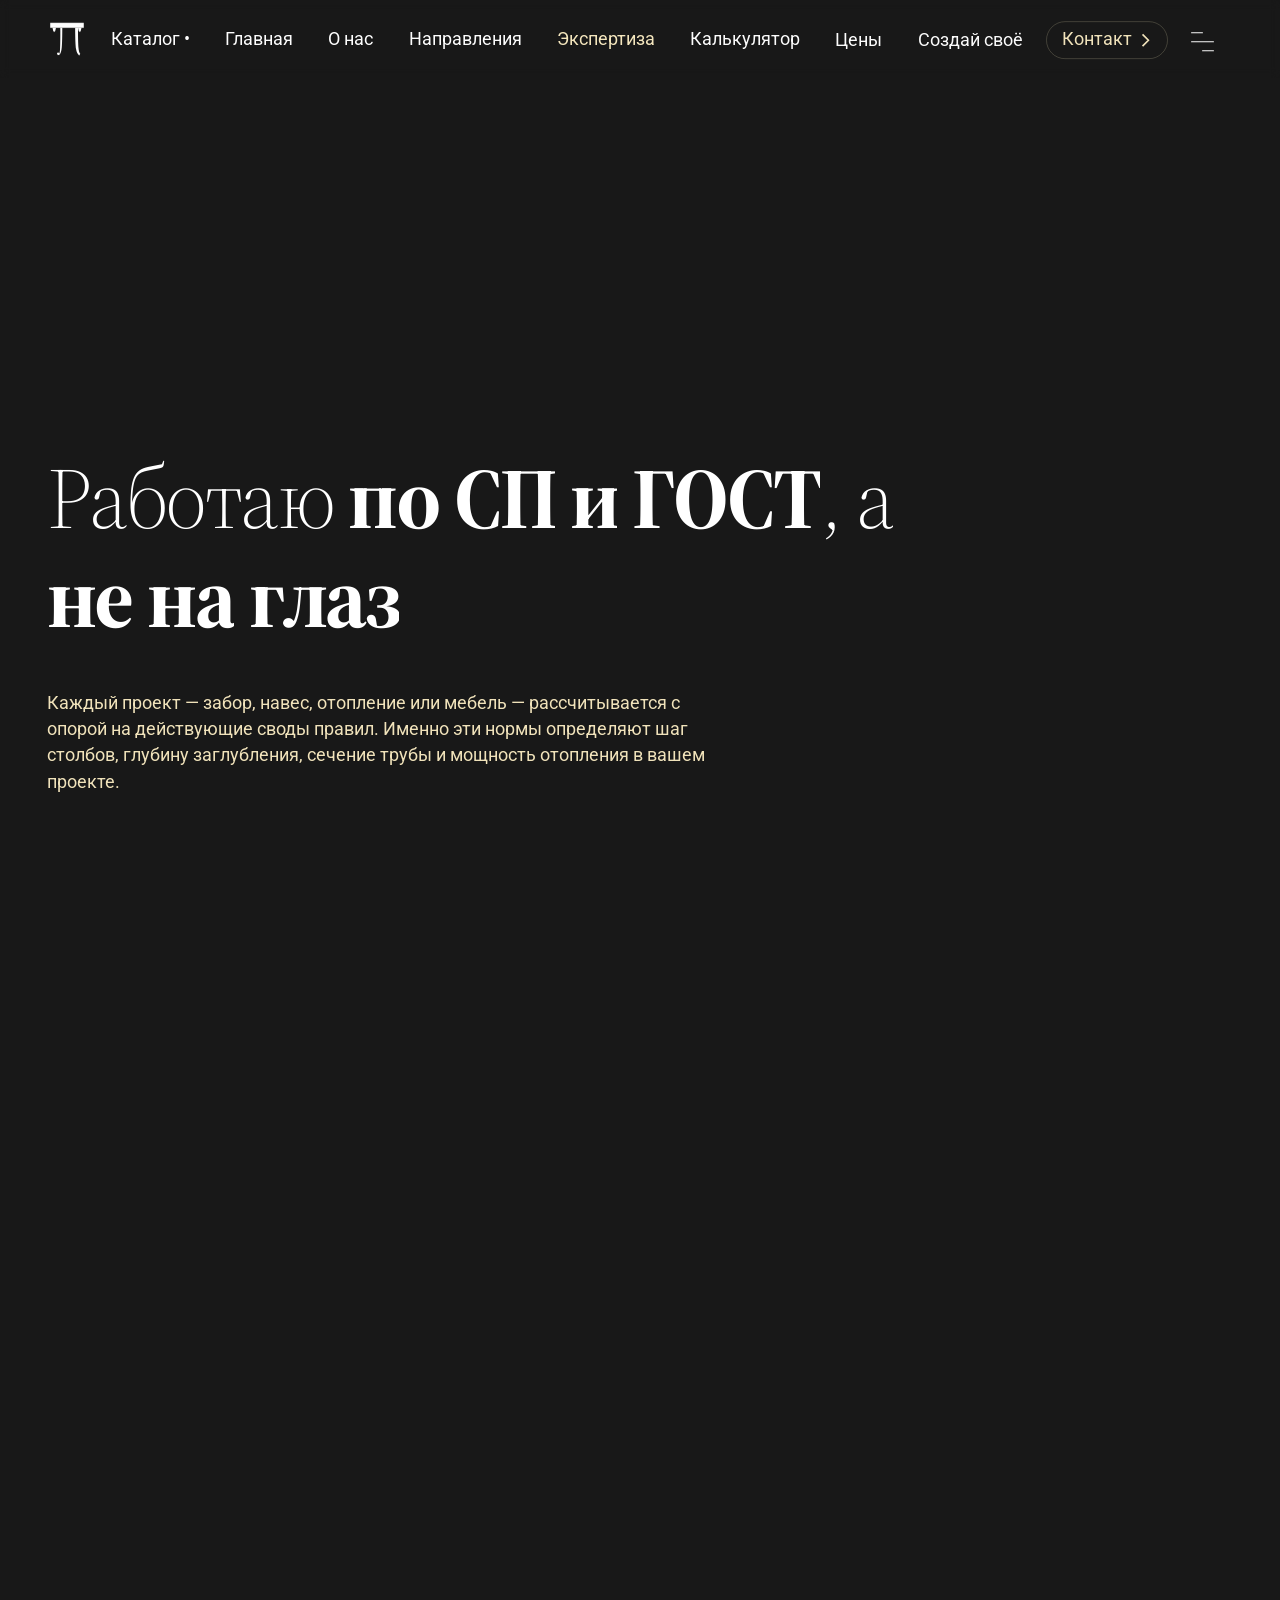
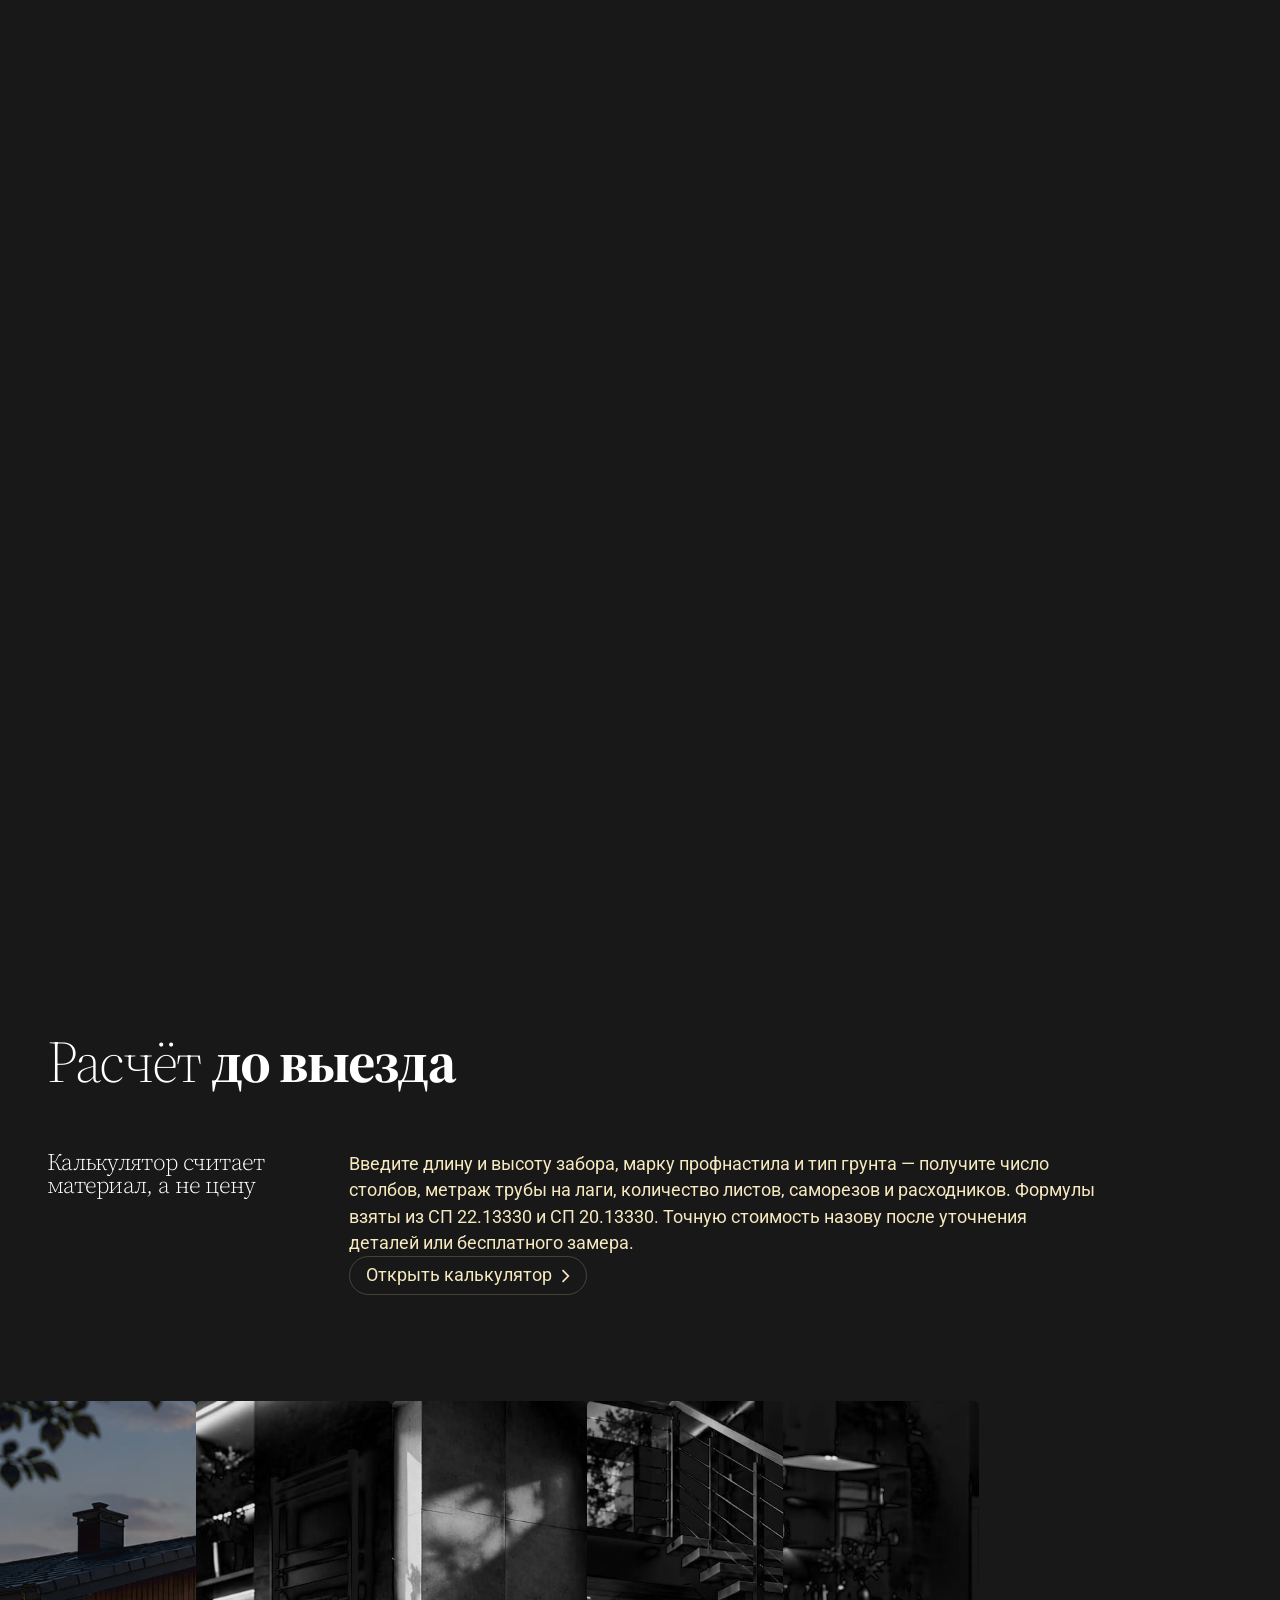
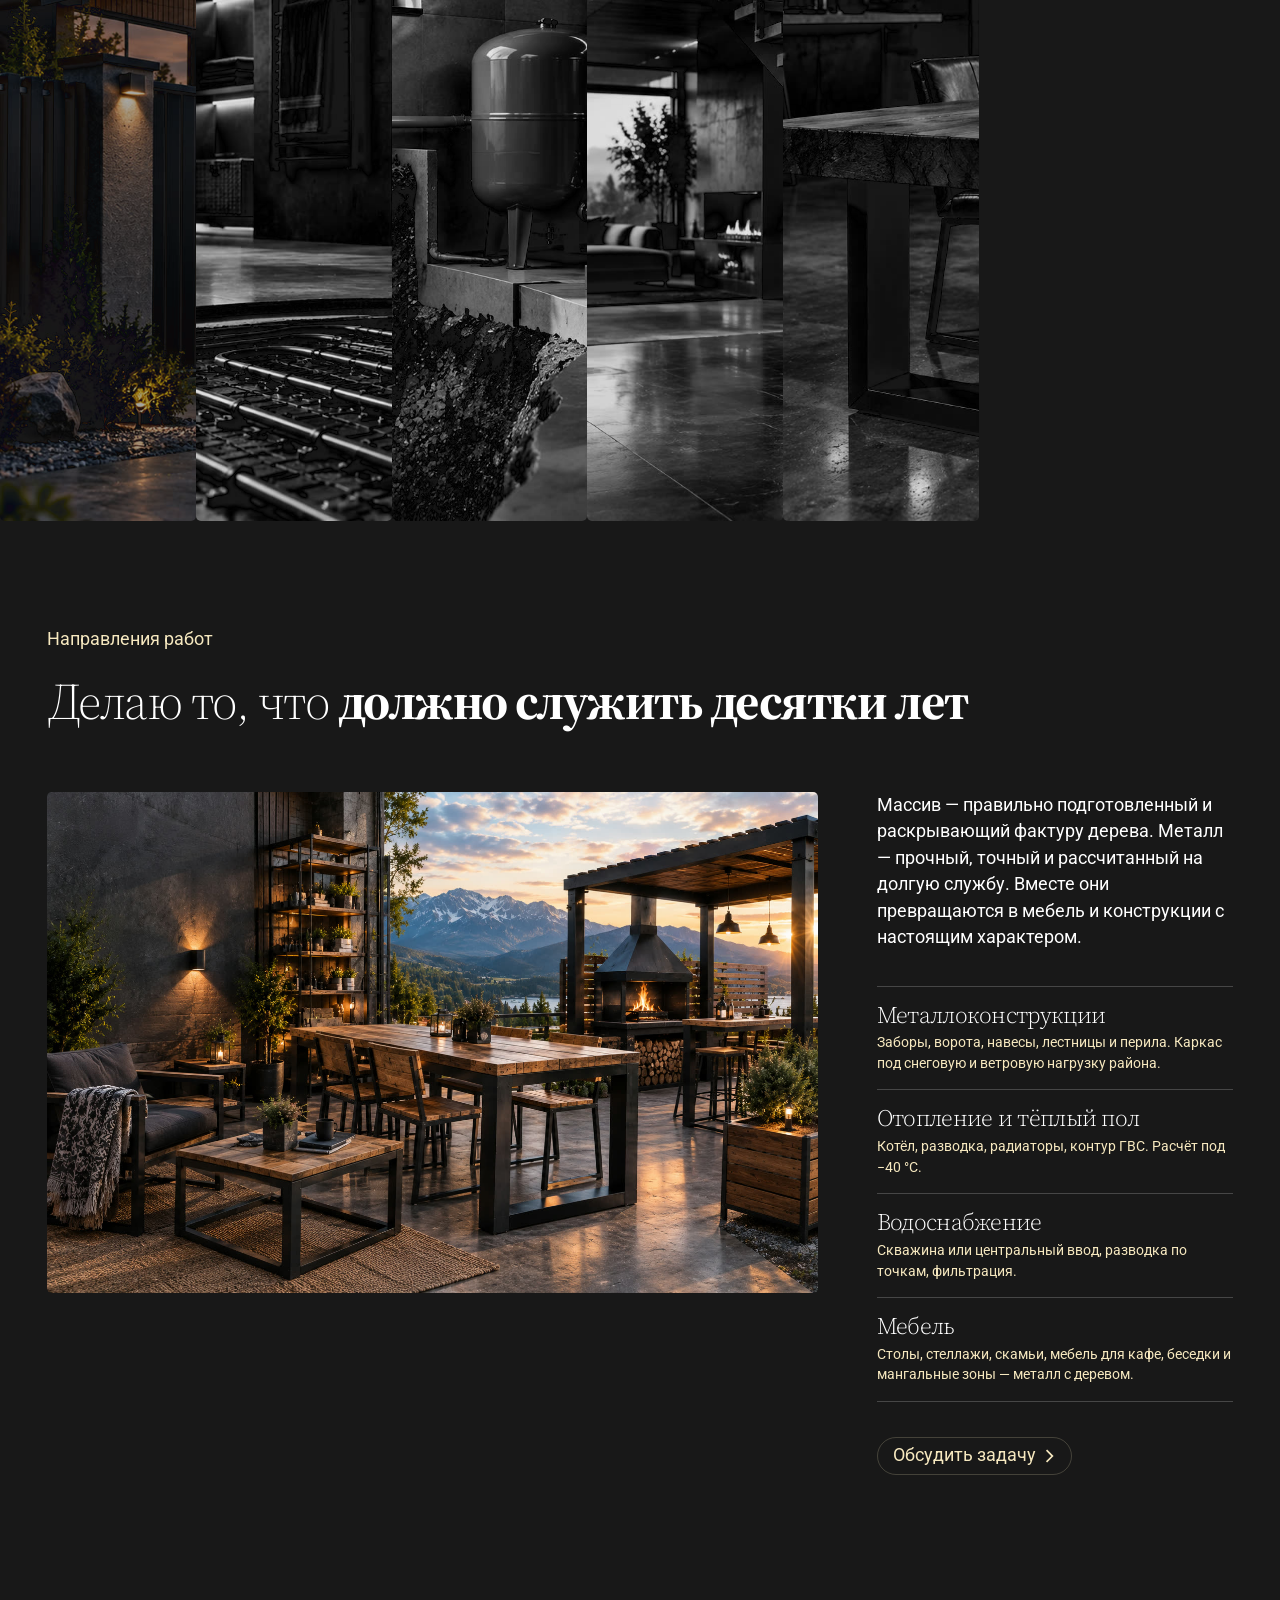
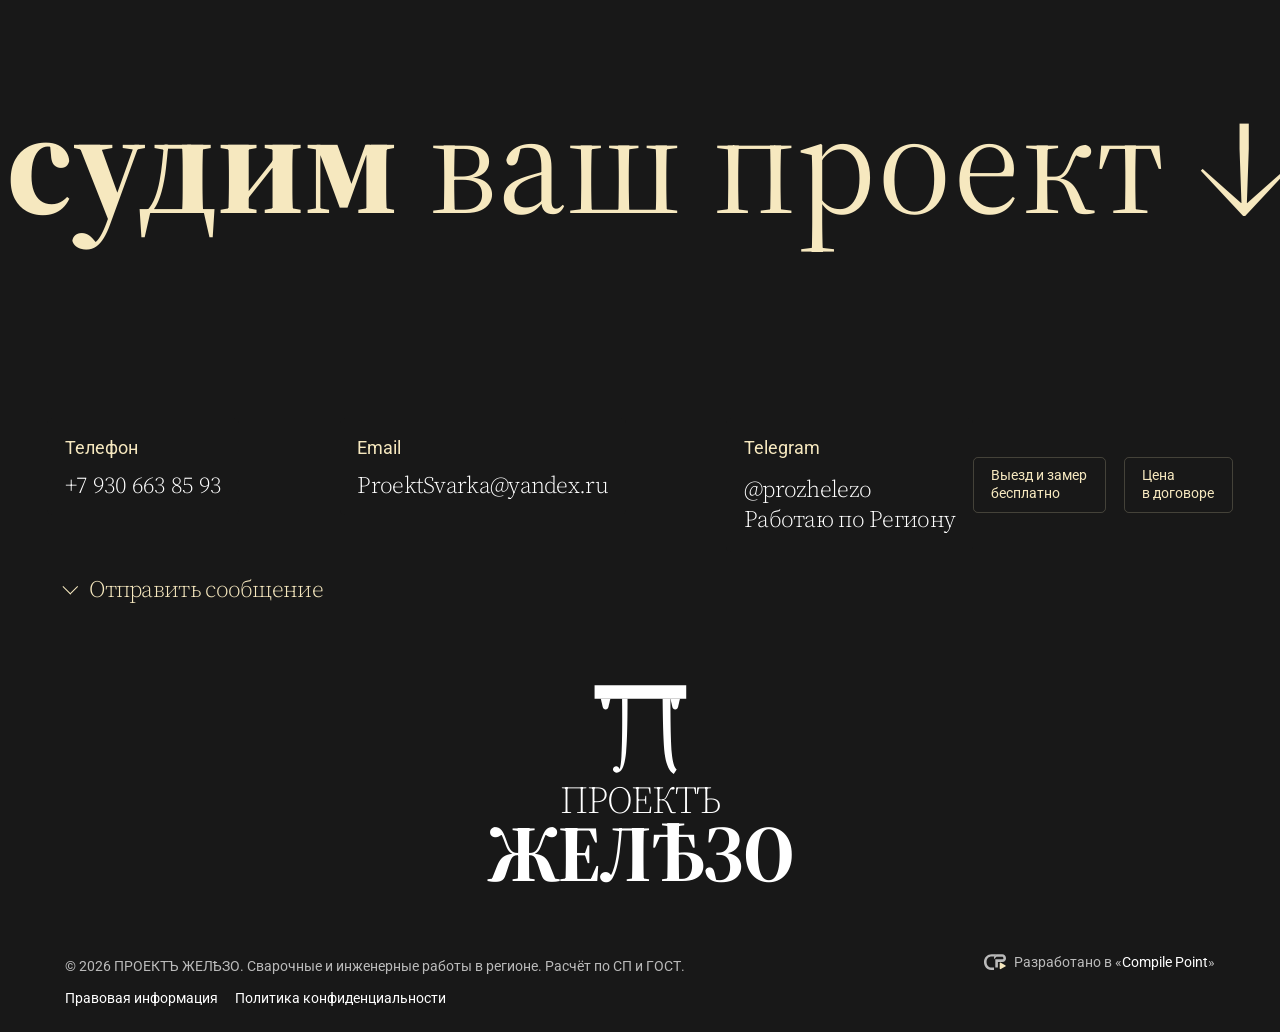
<file: expertise.html>
<!DOCTYPE html>
<html lang="ru">
<head>
<meta charset="utf-8">
<meta name="viewport" content="width=device-width, initial-scale=1, viewport-fit=cover">
<title>Расчёт по СП и ГОСТ — сварка в Нижегородской области | ПРОЕКТЪ ЖЕЛѢЗО</title>
<meta name="description" content="Снеговые и ветровые нагрузки по вашему адресу в Нижегородской области, глубина промерзания, мощность отопления. Считаю по действующим сводам правил.">
<meta name="theme-color" content="#181818">
<link rel="canonical" href="https://zhelezo.pro/expertise">
<meta property="og:type" content="website">
<meta property="og:site_name" content="ПРОЕКТЪ ЖЕЛѢЗО">
<meta property="og:locale" content="ru_RU">
<meta property="og:title" content="Расчёт по СП и ГОСТ — сварка в Нижегородской области | ПРОЕКТЪ ЖЕЛѢЗО">
<meta property="og:description" content="Снеговые и ветровые нагрузки по вашему адресу в Нижегородской области, глубина промерзания, мощность отопления. Считаю по действующим сводам правил.">
<meta property="og:url" content="https://zhelezo.pro/expertise">
<meta property="og:image" content="https://zhelezo.pro/assets/photo/photo-2026-10-03.jpg"><meta property="og:image:width" content="1280"><meta property="og:image:height" content="719"><meta property="og:image:alt" content="Наши работы — металлоконструкции и изделия">
<meta name="twitter:card" content="summary_large_image">
<meta name="geo.region" content="RU-NIZ">
<meta name="geo.placename" content="Воротынский муниципальный округ">
<meta name="geo.position" content="56.0520;45.8660">
<meta name="ICBM" content="56.0520, 45.8660">
<!-- Yandex.Metrika counter -->
<script type="text/javascript">
    (function(m,e,t,r,i,k,a){
        m[i]=m[i]||function(){(m[i].a=m[i].a||[]).push(arguments)};
        m[i].l=1*new Date();
        for (var j = 0; j < document.scripts.length; j++) {if (document.scripts[j].src === r) { return; }}
        k=e.createElement(t),a=e.getElementsByTagName(t)[0],k.async=1,k.src=r,a.parentNode.insertBefore(k,a)
    })(window, document,'script','https://mc.yandex.ru/metrika/tag.js?id=113285300', 'ym');

    ym(113285300, 'init', {ssr:true, webvisor:true, clickmap:true, ecommerce:"dataLayer", referrer: document.referrer, url: location.href, accurateTrackBounce:true, trackLinks:true});
</script>
<!-- /Yandex.Metrika counter -->
<link rel="icon" type="image/svg+xml" href="data:image/svg+xml,%3Csvg%20xmlns%3D%22http%3A%2F%2Fwww.w3.org%2F2000%2Fsvg%22%20viewBox%3D%220%200%2064%2064%22%20fill%3D%22none%22%3E%3Crect%20width%3D%2264%22%20height%3D%2264%22%20rx%3D%2212%22%20fill%3D%22%23181818%22%2F%3E%3Cg%20transform%3D%22translate(32%2034.5)%20scale(.95)%20translate(-32%20-34.5)%22%3E%3Cg%20fill%3D%22%23f6e8bf%22%3E%0A%3Cpath%20d%3D%22M8.5%2012.4h47v6.9h-47z%22%2F%3E%0A%3Cpath%20d%3D%22M11.7%2019.3h4.9l-1%204.3c-.2.85-.65%201.25-1.45%201.25s-1.25-.4-1.45-1.25z%22%2F%3E%0A%3Cpath%20d%3D%22M47.4%2019.3h4.9l-1%204.3c-.2.85-.65%201.25-1.45%201.25s-1.25-.4-1.45-1.25z%22%2F%3E%0A%3Cpath%20d%3D%22M20.6%2019.3h4.8c0%2013.2-.25%2022.4-.75%2027.6-.5%205.1-1.5%208.4-3%209.7-1.05.9-2.15.95-3.05.25-.8-.6-.9-1.6-.2-2.3.7-.7%201.65-.7%202.35-.05.3.28.5.6.62.98.42-1.25.72-3.4.9-6.5.32-5.3.5-15.2.33-29.68z%22%2F%3E%0A%3Cpath%20d%3D%22M39.8%2019.3h7.6c0%2013.4.22%2022.7.68%2027.9.42%204.6%201.25%207.4%202.52%208.4l-1.5%202.4c-2.2-1.4-3.65-4.35-4.42-8.85-.8-4.7-1.15-14.6-1.28-29.85z%22%2F%3E%0A%3C%2Fg%3E%3C%2Fg%3E%3C%2Fsvg%3E">
<script>
  // Анимации появления включаются только при работающем JS; если скрипты не загрузились за 8 секунд — показываем страницу как есть
  document.documentElement.classList.add('js');
  setTimeout(function () {
    if (window.__siteReady) return;
    document.documentElement.classList.remove('js');
    var l = document.getElementById('loader');
    if (l) l.style.display = 'none';
  }, 8000);
</script>
<link rel="preload" href="assets/fonts/roboto-cyrillic-1.woff2" as="font" type="font/woff2" crossorigin>
<link rel="preload" href="assets/fonts/source-serif-4-cyrillic-5.woff2" as="font" type="font/woff2" crossorigin>
<link rel="preload" href="assets/fonts/source-serif-4-cyrillic-ext-4.woff2" as="font" type="font/woff2" crossorigin>
<link rel="stylesheet" href="assets/css/fonts.css">
<link rel="stylesheet" href="assets/css/style.css">
<link rel="stylesheet" href="assets/css/create.css">
<link rel="stylesheet" href="assets/css/message.css">
<link rel="stylesheet" href="assets/css/mobile.css">
</head>
<body class="loading" data-page="expertise" data-gears="object">
<noscript><div><img src="https://mc.yandex.ru/watch/113285300" style="position:absolute; left:-9999px;" alt="" / decoding="async"></div></noscript>
<div class="page">
<button class="to-top" type="button" aria-label="Наверх" data-to-top data-cursor="-fusion"><svg viewBox="0 0 24 24" width="100%" height="100%" fill="none" stroke="currentColor" stroke-width="1.5" aria-hidden="true"><path d="M12 19V5M5.5 11.5 12 5l6.5 6.5"/></svg></button>

<nav class="topbar" id="topbar">
  <section class="topbar__wrap">
    <div class="topbar__inner">
      <div class="topbar__left">
        <a class="brand" href="index.html" aria-label="ПРОЕКТЪ ЖЕЛѢЗО — на главную" title="ПРОЕКТЪ ЖЕЛѢЗО" data-top-item data-cursor="-fusion"><svg viewBox="4 8 56 54" width="100%" height="100%" fill="none" role="img" aria-hidden="true"><g fill="currentColor">
<path d="M8.5 12.4h47v6.9h-47z"/>
<path d="M11.7 19.3h4.9l-1 4.3c-.2.85-.65 1.25-1.45 1.25s-1.25-.4-1.45-1.25z"/>
<path d="M47.4 19.3h4.9l-1 4.3c-.2.85-.65 1.25-1.45 1.25s-1.25-.4-1.45-1.25z"/>
<path d="M20.6 19.3h4.8c0 13.2-.25 22.4-.75 27.6-.5 5.1-1.5 8.4-3 9.7-1.05.9-2.15.95-3.05.25-.8-.6-.9-1.6-.2-2.3.7-.7 1.65-.7 2.35-.05.3.28.5.6.62.98.42-1.25.72-3.4.9-6.5.32-5.3.5-15.2.33-29.68z"/>
<path d="M39.8 19.3h7.6c0 13.4.22 22.7.68 27.9.42 4.6 1.25 7.4 2.52 8.4l-1.5 2.4c-2.2-1.4-3.65-4.35-4.42-8.85-.8-4.7-1.15-14.6-1.28-29.85z"/>
</g></svg></a>

      </div>
      <div class="topbar__right">
        <div class="nav-links"><div class="nav-links__inner">
          <a class="topbar__works" href="works.html" data-open-dropdown aria-controls="dropdown-works" data-cursor="-hidden"><p class="link-u" data-top-item>Каталог •</p></a>
          <a class="link-u" href="index.html" data-top-item data-cursor="-hidden">Главная</a>
          <a class="link-u" href="about.html" data-top-item data-cursor="-hidden">О нас</a>
          <a class="link-u" href="team.html" data-top-item data-cursor="-hidden">Направления</a>
          <a class="link-u is-current" href="expertise.html" data-top-item data-cursor="-hidden">Экспертиза</a>
          <a class="link-u" href="calculator.html" data-top-item data-cursor="-hidden">Калькулятор</a>
          <a class="link-u" href="prices.html" data-top-item data-cursor="-hidden">Цены</a>
          <a class="link-u" href="index.html#create" data-top-item data-cursor="-hidden">Создай своё</a>
        </div></div>
        <div class="topbar__menu" data-top-item>
          <a class="btn-link" href="#contact" data-cursor="-fusion"><div class="btn "><div class="btn__list"><div class="btn__text">Контакт</div><div class="btn__icon"><svg viewBox="0 0 8 12" width="100%" height="100%" fill="none" stroke="currentColor" stroke-width="1.4"><polyline points="1.5,1 6.5,6 1.5,11"/></svg></div></div></div></a>
          <div class="hamburger-wrap" data-cursor="-fusion"><button class="hamburger" type="button" data-open-menu aria-label="Открыть меню" aria-expanded="false"><span></span></button></div>
        </div>
      </div>
    </div>
  </section>
</nav>
<main class="page-main" id="main">

<section class="hero hero--transparent">
  <div class="container ehero">
    <div class="ehero__title">
      <div class="ehero__title-in">
        <h1 class="page-title" data-split data-chars data-cursor="-fusion-big">Работаю <strong>по СП и ГОСТ</strong>, а <strong>не на глаз</strong></h1>
        <div class="ehero__intro" data-fade-up>Каждый проект — забор, навес, отопление или мебель — рассчитывается с опорой на действующие своды правил. Именно эти нормы определяют шаг столбов, глубину заглубления, сечение трубы и мощность отопления в вашем проекте.</div>
      </div>
    </div>
  </div>
</section>
<section class="elist">
  <div class="container">
    <div class="elist__item" data-list-item>
      <div class="elist__left"><div class="elist__left-wrap">
        <h2 class="elist__title" data-cursor="-fusion-big">Сварка <strong>и металл</strong></h2>
        <p class="elist__num">01</p>
      </div></div>
      <div class="elist__right"><p class="elist__txt"><strong>Проектирование каркасов, изготовление, типы швов</strong> СП 16.13330.2017 — Сечения труб, узлы и несущая способность каркасов заборов, навесов и лестниц. ГОСТ 23118-2012 — Допуски, контроль качества, приёмка изделия. ГОСТ 5264-80 — Типы соединений и элементы шва — база для расчёта расхода электродов. ВСН 416-81 / 452-84 — Расход электродов и проволоки на погонный метр шва по катету.</p></div>
    </div>
    <div class="elist__item" data-list-item>
      <div class="elist__left"><div class="elist__left-wrap">
        <h2 class="elist__title" data-cursor="-fusion-big"><strong>Нагрузки</strong> и основания</h2>
        <p class="elist__num">02</p>
      </div></div>
      <div class="elist__right"><p class="elist__txt"><strong>Почему забор не «парусит», а навес не складывается под снегом</strong> СП 20.13330.2016 — Снеговые и ветровые нагрузки беру по вашему адресу, без «средних по России». СП 22.13330.2016 — Глубина промерзания и тип грунта — отсюда заглубление столбов. СП 131.13330 — Климатические данные по населённому пункту.</p></div>
    </div>
    <div class="elist__item" data-list-item>
      <div class="elist__left"><div class="elist__left-wrap">
        <h2 class="elist__title" data-cursor="-fusion-big">Пожарная <strong>безопасность</strong></h2>
        <p class="elist__num">03</p>
      </div></div>
      <div class="elist__right"><p class="elist__txt"><strong>Навесы, беседки и мангальные зоны рядом с домом</strong> СП 4.13130.2013 — Расстояния от построек с деревом до дома и соседних строений. СП 55.13330.2016 — Требования к дому, куда монтируются отопление и лестницы.</p></div>
    </div>
    <div class="elist__item" data-list-item>
      <div class="elist__left"><div class="elist__left-wrap">
        <h2 class="elist__title" data-cursor="-fusion-big"><strong>Отопление</strong> по нормам</h2>
        <p class="elist__num">04</p>
      </div></div>
      <div class="elist__right"><p class="elist__txt"><strong>Мощность, теплопотери, изоляция трубопроводов</strong> СП 60.13330.2020 — Основной документ проектирования систем отопления. СП 50.13330.2012 — Теплопотери дома — по ним мощность вместо нормы 100 Вт/м². СП 61.13330.2012 — Толщина утеплителя по диаметру трубы. СП 62.13330.2011 — Подключение газового котла — зона ответственности спецорганизации.</p></div>
    </div>
    <div class="elist__item" data-list-item>
      <div class="elist__left"><div class="elist__left-wrap">
        <h2 class="elist__title" data-cursor="-fusion-big">Вода <strong>и электрика</strong></h2>
        <p class="elist__num">05</p>
      </div></div>
      <div class="elist__right"><p class="elist__txt"><strong>Расходы воды, диаметры, ввод и щит</strong> СП 30.13330.2020 — Расходы воды, диаметры труб и подбор оборудования. СП 31.13330 — Скважина, колодец, ввод воды на участке. ПУЭ, 7-е изд. — Сечения кабеля, защита групп, заземление.</p></div>
    </div>
    <div class="elist__item" data-list-item>
      <div class="elist__left"><div class="elist__left-wrap">
        <h2 class="elist__title" data-cursor="-fusion-big">Бесплатный <strong>замер</strong></h2>
        <p class="elist__num">06</p>
      </div></div>
      <div class="elist__right"><p class="elist__txt"><strong>Выезд и замер — бесплатно.</strong> Уточняю грунт, нагрузки и состояние объекта. Точное количество материалов и итоговый проект фиксируются после выезда на объект.</p></div>
    </div>
    <div class="elist__item" data-list-item>
      <div class="elist__left"><div class="elist__left-wrap">
        <h2 class="elist__title" data-cursor="-fusion-big"><strong>Цена</strong> в договоре</h2>
        <p class="elist__num">07</p>
      </div></div>
      <div class="elist__right"><p class="elist__txt"><strong>Сумма фиксируется в договоре и не меняется.</strong> Готового прайса нет намеренно: объём работ зависит от грунта, высоты, материала и состояния объекта. Чертёж и ведомость материалов при заказе работ входят в стоимость.</p></div>
    </div>
  </div>
</section>
<section class="moyens">
  <div class="container moyens__inner">
    <h2 data-cursor="-fusion">Расчёт <strong>до выезда</strong></h2>
    <div class="moyens__grid">
      <div class="moyens__left"><h2 class="moyens__baseline">Калькулятор считает материал, а не цену</h2></div>
      <div class="moyens__right"><div class="moyens__intro">Введите длину и высоту забора, марку профнастила и тип грунта — получите число столбов, метраж трубы на лаги, количество листов, саморезов и расходников. Формулы взяты из СП 22.13330 и СП 20.13330. Точную стоимость назову после уточнения деталей или бесплатного замера.</div><div class="moyens__cta"><a class="btn-link" href="calculator.html" data-cursor="-fusion"><div class="btn "><div class="btn__list"><div class="btn__text">Открыть калькулятор</div><div class="btn__icon"><svg viewBox="0 0 8 12" width="100%" height="100%" fill="none" stroke="currentColor" stroke-width="1.4"><polyline points="1.5,1 6.5,6 1.5,11"/></svg></div></div></div></a></div></div>
    </div>
  </div>
</section>
<ul class="acc" data-cursor="-fusion">
  <li class="acc__item selected">
    <h3 class="acc__title">Заборы и ворота</h3>
    <div class="acc__img-wrap"><img class="acc__img" src="assets/photo/zabory-vorota.jpg" alt="Заборы и ворота" width="1600" height="900" decoding="async" loading="lazy"></div>
  </li>
  <li class="acc__item">
    <h3 class="acc__title">Отопление</h3>
    <div class="acc__img-wrap"><img class="acc__img" src="assets/photo/otoplenie.jpg" alt="Отопление" width="1600" height="902" decoding="async" loading="lazy"></div>
  </li>
  <li class="acc__item">
    <h3 class="acc__title">Водоснабжение</h3>
    <div class="acc__img-wrap"><img class="acc__img" src="assets/photo/vodosnabzhenie.jpg" alt="Водоснабжение" width="1536" height="1024" decoding="async" loading="lazy"></div>
  </li>
  <li class="acc__item">
    <h3 class="acc__title">Лестницы и перила</h3>
    <div class="acc__img-wrap"><img class="acc__img" src="assets/photo/lestnica.jpg" alt="Лестницы и перила" width="1536" height="1024" decoding="async" loading="lazy"></div>
  </li>
  <li class="acc__item">
    <h3 class="acc__title">Мебель из металла</h3>
    <div class="acc__img-wrap"><img class="acc__img" src="assets/photo/stol-obedenny.jpg" alt="Мебель из металла" width="1536" height="1024" decoding="async" loading="lazy"></div>
  </li>
</ul>

<section class="team">
  <div class="container team__inner">
    <div class="sec-head">
      <div class="sec-head__sur">Направления работ</div>
      <h2 class="sec-head__title">Делаю то, что <strong>должно служить десятки лет</strong></h2>
    </div>
    <div class="team__grid">
      <div class="team__left"><a class="team__img-wrap" href="team.html" data-cursor-text="Открыть"><img class="team__img" src="assets/photo/terrasa-loft.jpg" alt="Терраса с навесом и деревянной обшивкой" width="1536" height="1024" decoding="async" loading="lazy"></a></div>
      <div class="team__right"><div class="team__right-wrap team__right-wrap--dirs">
        <div class="team__txt">Массив — правильно подготовленный и раскрывающий фактуру дерева. Металл — прочный, точный и рассчитанный на долгую службу. Вместе они превращаются в мебель и конструкции с настоящим характером.
</div>
        <ul class="dirs">
          <li class="dirs__item"><div class="dirs__title">Металлоконструкции</div><div class="dirs__text">Заборы, ворота, навесы, лестницы и перила. Каркас под снеговую и ветровую нагрузку района.</div></li>
          <li class="dirs__item"><div class="dirs__title">Отопление и тёплый пол</div><div class="dirs__text">Котёл, разводка, радиаторы, контур ГВС. Расчёт под −40 °C.</div></li>
          <li class="dirs__item"><div class="dirs__title">Водоснабжение</div><div class="dirs__text">Скважина или центральный ввод, разводка по точкам, фильтрация.</div></li>
          <li class="dirs__item"><div class="dirs__title">Мебель</div><div class="dirs__text">Столы, стеллажи, скамьи, мебель для кафе, беседки и мангальные зоны — металл с деревом.</div></li>
        </ul>
        <a class="btn-link" href="#contact" data-cursor="-fusion"><div class="btn "><div class="btn__list"><div class="btn__text">Обсудить задачу</div><div class="btn__icon"><svg viewBox="0 0 8 12" width="100%" height="100%" fill="none" stroke="currentColor" stroke-width="1.4"><polyline points="1.5,1 6.5,6 1.5,11"/></svg></div></div></div></a>
      </div></div>
    </div>
  </div>
</section>
</main>

<div class="footer">
  <section class="footer__main">
    <div class="marquee" data-marquee data-cursor="-fusion-big">
      <div class="marquee__wrap">
        <div class="marquee__panel" data-marquee-panel><div class="marquee__text"><strong>Обсудим</strong> ваш проект ↓</div></div>
        <div class="marquee__panel" data-marquee-panel><div class="marquee__text"><strong>Обсудим</strong> ваш проект ↓</div></div>
      </div>
    </div>
    <div class="footer__contact" id="contact">
      <div class="footer__grid">
        <div class="footer__content">
          <a class="fcard" href="tel:+79306638593" data-cursor="-fusion"><h3 class="fcard__title">Телефон</h3><div class="fcard__value">+7 930 663 85 93</div></a>
          <a class="fcard" href="mailto:ProektSvarka@yandex.ru" data-cursor="-fusion"><h3 class="fcard__title">Email</h3><div class="fcard__value">ProektSvarka@yandex.ru</div></a>
          <div class="footer__address">
            <a class="fcard" href="https://t.me/prozhelezo" target="_blank" rel="noopener" data-cursor="-fusion"><h3 class="fcard__title">Telegram</h3><div class="fcard__value fcard__value--lh">@prozhelezo<br>Работаю по Региону</div></a>
            <div class="labels">
              <div class="labels__chip">Выезд и замер<br>бесплатно</div>
              <div class="labels__chip">Цена<br>в договоре</div>
            </div>
          </div>
        </div>
      <div class="footer__msg" data-msg>
        <button class="footer__msg-toggle link-u" type="button" data-msg-toggle aria-expanded="false" aria-controls="msg-panel" data-cursor="-hidden">Отправить сообщение</button>
        <div class="footer__msg-panel" id="msg-panel" data-msg-panel aria-hidden="true">
          <div class="footer__msg-clip">
            <form class="mform" data-msg-form novalidate>
              <div class="cform__head">
                <label class="cform__label" for="msg-text">Ваше сообщение</label>
                <div class="cform__count"><span data-msg-count>0</span> / 2000</div>
              </div>
              <textarea class="cform__textarea" id="msg-text" name="message" maxlength="2000" data-msg-text data-lenis-prevent data-cursor="-hidden" placeholder="Опишите, что нужно сделать: изделие, размеры, адрес объекта…"></textarea>
              <input class="mform__input" type="text" name="contact" maxlength="200" autocomplete="off" data-msg-contact data-cursor="-hidden" placeholder="Телефон или Telegram для ответа" aria-label="Телефон или Telegram для ответа">
              <input class="mform__trap" type="text" name="website" tabindex="-1" autocomplete="off" aria-hidden="true" data-msg-trap>
              <div class="cform__submit-row">
                <button class="btn btn--solid cform__submit" type="submit" data-msg-submit data-cursor="-fusion">
                  <span class="btn__list"><span class="btn__text" data-msg-submit-text>Отправить</span><span class="btn__icon"><svg viewBox="0 0 8 12" width="100%" height="100%" fill="none" stroke="currentColor" stroke-width="1.4"><polyline points="1.5,1 6.5,6 1.5,11"/></svg></span></span>
                </button>
                <div class="cform__status" role="status" aria-live="polite" data-msg-status></div>
              </div>
            </form>
          </div>
        </div>
      </div>
      </div>
      <div class="footer__logo-wrap"><a href="index.html" aria-label="ПРОЕКТЪ ЖЕЛѢЗО"><div class="footer__logo" data-cursor="-fusion"><svg viewBox="0 0 350 232" width="100%" height="100%" fill="none" role="img" aria-hidden="true"><g transform="translate(113 0) scale(1.95)"><g fill="currentColor">
<path d="M8.5 12.4h47v6.9h-47z"/>
<path d="M11.7 19.3h4.9l-1 4.3c-.2.85-.65 1.25-1.45 1.25s-1.25-.4-1.45-1.25z"/>
<path d="M47.4 19.3h4.9l-1 4.3c-.2.85-.65 1.25-1.45 1.25s-1.25-.4-1.45-1.25z"/>
<path d="M20.6 19.3h4.8c0 13.2-.25 22.4-.75 27.6-.5 5.1-1.5 8.4-3 9.7-1.05.9-2.15.95-3.05.25-.8-.6-.9-1.6-.2-2.3.7-.7 1.65-.7 2.35-.05.3.28.5.6.62.98.42-1.25.72-3.4.9-6.5.32-5.3.5-15.2.33-29.68z"/>
<path d="M39.8 19.3h7.6c0 13.4.22 22.7.68 27.9.42 4.6 1.25 7.4 2.52 8.4l-1.5 2.4c-2.2-1.4-3.65-4.35-4.42-8.85-.8-4.7-1.15-14.6-1.28-29.85z"/>
</g></g><text x="175" y="152" text-anchor="middle" fill="currentColor" font-family="'Source Serif 4',Georgia,serif" font-size="38" font-weight="300" letter-spacing="-1">ПРОЕКТЪ</text><text x="175" y="220" text-anchor="middle" fill="currentColor" font-family="'Source Serif 4',Georgia,serif" font-size="80" font-weight="700" letter-spacing="-2">ЖЕЛѢЗО</text></svg></div></a></div>
      <div class="footer__mentions">
        <div class="footer__copy">© <span class="js-year">2026</span> ПРОЕКТЪ ЖЕЛѢЗО. Сварочные и инженерные работы в регионе. Расчёт по СП и ГОСТ.</div>
        <a class="fcredit" href="https://compilepoint.space/" target="_blank" rel="noopener" data-cursor="-hidden"><span class="fcredit__mark"><svg viewBox="16 17 148 108" width="100%" height="100%" role="img" aria-hidden="true">
<g fill="currentColor"><path d="M22 72C22 43 43 23 70 23H99L84 38H70C51 38 38 51 38 72C38 93 51 106 70 106H84V121H68C42 121 22 101 22 72Z"/><path d="M84 38L99 23H134C149 23 158 34 158 48C158 62 149 72 135 72H108V106H92V55H134C139 55 142 52 142 48C142 43 139 39 134 39H99L84 54V38Z"/></g>
<path d="M126 76L153 91C157 93 157 98 153 100L126 115C122 117 119 114 119 110V81C119 77 122 74 126 76Z" fill="var(--wheat)"/>
</svg></span><span class="fcredit__txt">Разработано в «<strong>Compile Point</strong>»</span></a>
        <div class="footer__legal">
          <a class="link-u" href="legal.html">Правовая информация</a>
          <a class="link-u" href="privacy.html">Политика конфиденциальности</a>
        </div>
      </div>
    </div>
  </section>
</div>

<div class="overlay" id="overlay" aria-hidden="true">
  <section class="overlay__header">
    <div class="topbar__inner">
      <div class="topbar__left"><a class="brand brand--overlay" href="index.html" data-cursor="-fusion"><svg viewBox="4 8 56 54" width="100%" height="100%" fill="none" role="img" aria-hidden="true"><g fill="currentColor">
<path d="M8.5 12.4h47v6.9h-47z"/>
<path d="M11.7 19.3h4.9l-1 4.3c-.2.85-.65 1.25-1.45 1.25s-1.25-.4-1.45-1.25z"/>
<path d="M47.4 19.3h4.9l-1 4.3c-.2.85-.65 1.25-1.45 1.25s-1.25-.4-1.45-1.25z"/>
<path d="M20.6 19.3h4.8c0 13.2-.25 22.4-.75 27.6-.5 5.1-1.5 8.4-3 9.7-1.05.9-2.15.95-3.05.25-.8-.6-.9-1.6-.2-2.3.7-.7 1.65-.7 2.35-.05.3.28.5.6.62.98.42-1.25.72-3.4.9-6.5.32-5.3.5-15.2.33-29.68z"/>
<path d="M39.8 19.3h7.6c0 13.4.22 22.7.68 27.9.42 4.6 1.25 7.4 2.52 8.4l-1.5 2.4c-2.2-1.4-3.65-4.35-4.42-8.85-.8-4.7-1.15-14.6-1.28-29.85z"/>
</g></svg></a></div>
      <div class="topbar__right topbar__right--end">
        <div class="topbar__menu">
          <a class="btn-link" href="#contact" data-cursor="-fusion"><div class="btn btn--dark"><div class="btn__list"><div class="btn__text">Контакт</div><div class="btn__icon"><svg viewBox="0 0 8 12" width="100%" height="100%" fill="none" stroke="currentColor" stroke-width="1.4"><polyline points="1.5,1 6.5,6 1.5,11"/></svg></div></div></div></a>
          <div class="hamburger-wrap" data-cursor="-fusion"><button class="hamburger is-active" type="button" data-close-menu aria-label="Закрыть меню"><span></span></button></div>
        </div>
      </div>
    </div>
  </section>
  <section class="overlay__content">
    <div class="overlay__grid">
      <div class="overlay__left">
        <a class="overlay__link" href="works.html" data-split data-chars data-cursor="-fusion">Каталог работ</a>
        <a class="overlay__link" href="index.html" data-split data-chars data-cursor="-fusion">Главная</a>
        <a class="overlay__link" href="about.html" data-split data-chars data-cursor="-fusion">О нас</a>
        <a class="overlay__link" href="team.html" data-split data-chars data-cursor="-fusion">Направления</a>
        <a class="overlay__link is-current" href="expertise.html" data-split data-chars data-cursor="-fusion">Экспертиза</a>
        <a class="overlay__link" href="calculator.html" data-split data-chars data-cursor="-fusion">Калькулятор</a>
        <a class="overlay__link" href="prices.html" data-split data-chars data-cursor="-fusion">Цены</a>
        <a class="overlay__link" href="index.html#create" data-split data-chars data-cursor="-fusion">Создай своё</a>
      </div>
      <div class="overlay__right">
        <a class="ocard" href="tel:+79306638593" data-fade-up data-cursor="-hidden"><h3 class="ocard__title">Телефон</h3><div class="ocard__txt">+7 930 663 85 93</div></a>
        <a class="ocard" href="mailto:ProektSvarka@yandex.ru" data-fade-up data-cursor="-hidden"><h3 class="ocard__title">Email</h3><div class="ocard__txt">ProektSvarka@yandex.ru</div></a>
        <a class="ocard" href="https://t.me/prozhelezo" target="_blank" rel="noopener" data-fade-up data-cursor="-hidden"><h3 class="ocard__title">Telegram</h3><div class="ocard__txt">@prozhelezo<br>Выезд и замер бесплатно</div></a>
      </div>
    </div>
  </section>
  <section class="overlay__footer">
    <div class="overlay__fgrid">
      <div class="overlay__social" data-fade-up>
        <a class="link-u" href="https://t.me/prozhelezo" target="_blank" rel="noopener" data-cursor="-hidden">Telegram</a>
        <a class="link-u" href="tel:+79306638593" data-cursor="-hidden">Позвонить</a>
        <a class="link-u" href="mailto:ProektSvarka@yandex.ru" data-cursor="-hidden">Написать на почту</a>
      </div>
      <div class="overlay__copy-col" data-fade-up><div class="overlay__copy">© <span class="js-year">2026</span> ПРОЕКТЪ ЖЕЛѢЗО. Цена фиксируется в договоре.</div></div>
    </div>
  </section>
</div>

<section class="wmenu" id="dropdown-works" aria-hidden="true">
  <div class="wmenu__wrap">
    <div class="wmenu__grid">
      <div class="wmenu__left">
        <h2 class="wmenu__title" data-cursor="-fusion">Каталог <strong>работ</strong></h2>
        <div class="wmenu__txt">Сварной каркас, дерево, металл — от заборов и навесов до мебели и мангалов. Каркас варю сам, металл — порошковая окраска в любой RAL или патина под лофт.</div>
        <a class="btn-link" href="works.html" data-cursor="-fusion"><div class="btn "><div class="btn__list"><div class="btn__text">Весь каталог</div><div class="btn__icon"><svg viewBox="0 0 8 12" width="100%" height="100%" fill="none" stroke="currentColor" stroke-width="1.4"><polyline points="1.5,1 6.5,6 1.5,11"/></svg></div></div></div></a>
      </div>
      <div class="wmenu__center">
        <h3 class="wmenu__h3">Виды работ</h3>
        <div class="wmenu__list">
          <div class="wmenu__item"><a href="works.html?cat=%D0%9C%D0%B5%D1%82%D0%B0%D0%BB%D0%BB%D0%BE%D0%BA%D0%BE%D0%BD%D1%81%D1%82%D1%80%D1%83%D0%BA%D1%86%D0%B8%D0%B8">Металлоконструкции</a></div>
          <div class="wmenu__item"><a href="works.html?cat=%D0%9B%D0%B5%D1%81%D1%82%D0%BD%D0%B8%D1%86%D1%8B%20%D0%B8%20%D0%BF%D0%B5%D1%80%D0%B8%D0%BB%D0%B0">Лестницы и перила</a></div>
          <div class="wmenu__item"><a href="works.html?cat=%D0%91%D0%B5%D1%81%D0%B5%D0%B4%D0%BA%D0%B8%20%D0%B8%20%D0%BD%D0%B0%D0%B2%D0%B5%D1%81%D1%8B">Беседки и навесы</a></div>
          <div class="wmenu__item"><a href="works.html?cat=%D0%9C%D0%B0%D0%BD%D0%B3%D0%B0%D0%BB%D1%8B%20%D0%B8%20%D0%B3%D1%80%D0%B8%D0%BB%D0%B8">Мангалы и грили</a></div>
          <div class="wmenu__item"><a href="works.html?cat=%D0%9C%D0%B5%D0%B1%D0%B5%D0%BB%D1%8C">Мебель</a></div>
          <div class="wmenu__item"><a href="works.html?cat=%D0%A3%D0%BB%D0%B8%D1%87%D0%BD%D0%B0%D1%8F%20%D0%BC%D0%B5%D0%B1%D0%B5%D0%BB%D1%8C">Уличная мебель</a></div>
          <div class="wmenu__item"><a href="works.html?cat=%D0%98%D0%B7%D0%B4%D0%B5%D0%BB%D0%B8%D1%8F%20%D0%B8%D0%B7%20%D0%BC%D0%B5%D1%82%D0%B0%D0%BB%D0%BB%D0%B0">Изделия из металла</a></div>
          <div class="wmenu__item"><a href="works.html?cat=%D0%9E%D1%82%D0%BE%D0%BF%D0%BB%D0%B5%D0%BD%D0%B8%D0%B5">Отопление</a></div>
          <div class="wmenu__item"><a href="works.html?cat=%D0%92%D0%BE%D0%B4%D0%BE%D1%81%D0%BD%D0%B0%D0%B1%D0%B6%D0%B5%D0%BD%D0%B8%D0%B5">Водоснабжение</a></div>
        </div>
      </div>
      <div class="wmenu__right">
        <h3 class="wmenu__h3">Последний проект</h3>
        <div class="lastp">
          <div class="lastp__left"><a class="clickable-parent" href="works.html" data-cursor-text="Смотреть"><h4 class="lastp__title" data-cursor="-fusion">Кровать</h4></a></div>
          <div class="lastp__img-wrap"><img class="lastp__img" src="assets/photo/krovat2.jpg" alt="Деревянная кровать на металлическом каркасе" width="1536" height="1024" decoding="async" loading="lazy"></div>
        </div>
      </div>
    </div>
  </div>
</section>
<div class="loader loader--inner" id="loader"></div>
</div>
<script src="assets/vendor/gsap.min.js"></script>
<script src="assets/vendor/ScrollTrigger.min.js"></script>
<script src="assets/vendor/lenis.min.js"></script>
<script src="assets/vendor/split-type.min.js"></script>
<script src="assets/js/main.js"></script>
<script src="assets/js/message.js"></script>
</body>
</html>
</file>
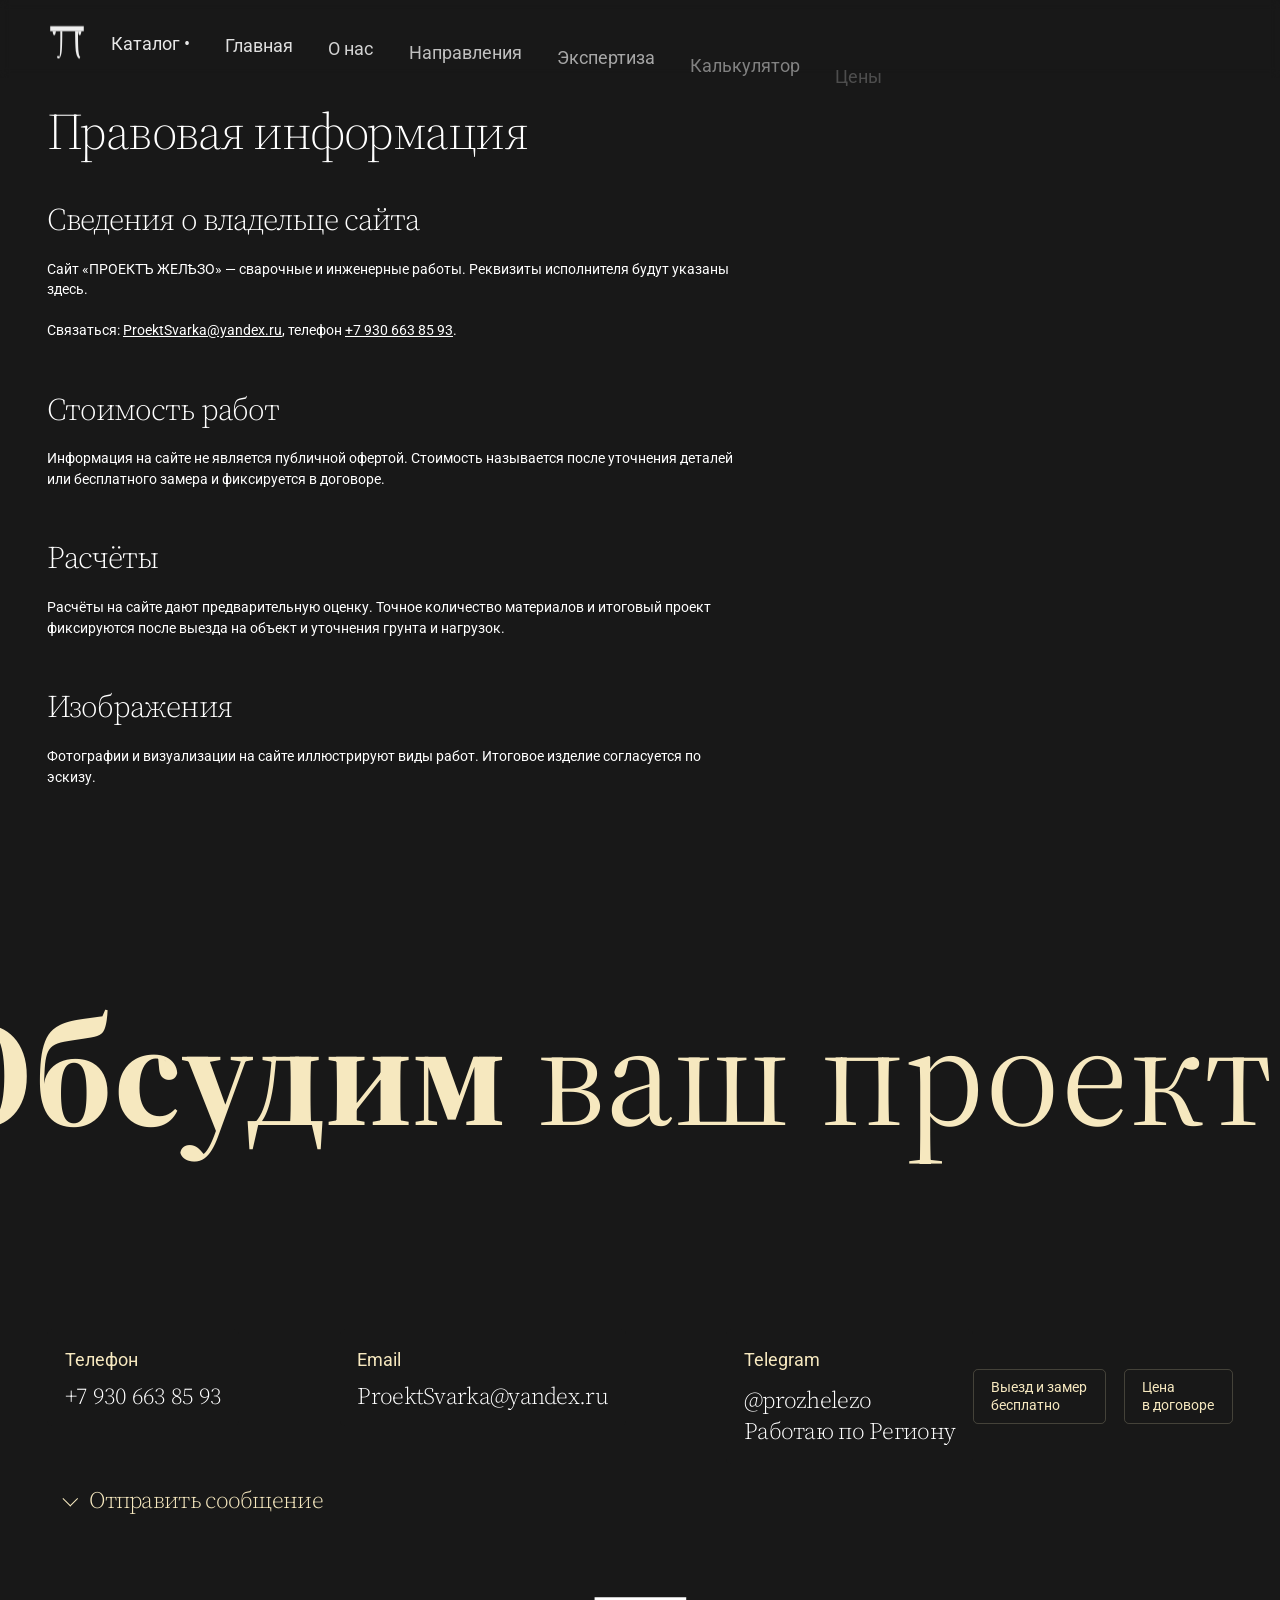
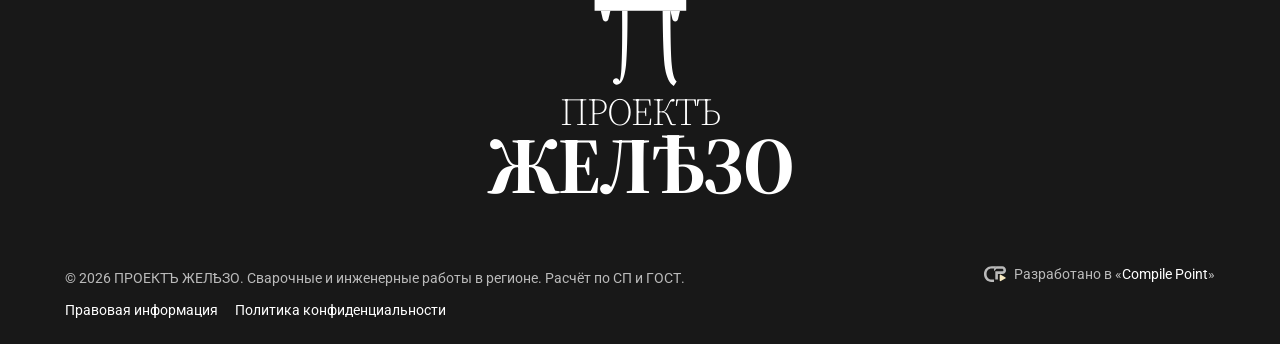
<file: legal.html>
<!DOCTYPE html>
<html lang="ru">
<head>
<meta charset="utf-8">
<meta name="viewport" content="width=device-width, initial-scale=1, viewport-fit=cover">
<title>Правовая информация | ПРОЕКТЪ ЖЕЛѢЗО</title>
<meta name="description" content="Сведения об исполнителе, порядок расчёта стоимости и условия работ. Сварочные и инженерные работы по региону.">
<meta name="theme-color" content="#181818">
<link rel="canonical" href="https://zhelezo.pro/legal">
<meta property="og:type" content="website">
<meta property="og:site_name" content="ПРОЕКТЪ ЖЕЛѢЗО">
<meta property="og:locale" content="ru_RU">
<meta property="og:title" content="Правовая информация | ПРОЕКТЪ ЖЕЛѢЗО">
<meta property="og:description" content="Сведения об исполнителе, порядок расчёта стоимости и условия работ. Сварочные и инженерные работы по региону.">
<meta property="og:url" content="https://zhelezo.pro/legal">
<meta property="og:image" content="https://zhelezo.pro/assets/photo/photo-2026-10-03.jpg"><meta property="og:image:width" content="1280"><meta property="og:image:height" content="719"><meta property="og:image:alt" content="Наши работы — металлоконструкции и изделия">
<meta name="twitter:card" content="summary_large_image">
<meta name="geo.region" content="RU-NIZ">
<meta name="geo.placename" content="Воротынский муниципальный округ">
<meta name="geo.position" content="56.0520;45.8660">
<meta name="ICBM" content="56.0520, 45.8660">
<!-- Yandex.Metrika counter -->
<script type="text/javascript">
    (function(m,e,t,r,i,k,a){
        m[i]=m[i]||function(){(m[i].a=m[i].a||[]).push(arguments)};
        m[i].l=1*new Date();
        for (var j = 0; j < document.scripts.length; j++) {if (document.scripts[j].src === r) { return; }}
        k=e.createElement(t),a=e.getElementsByTagName(t)[0],k.async=1,k.src=r,a.parentNode.insertBefore(k,a)
    })(window, document,'script','https://mc.yandex.ru/metrika/tag.js?id=113285300', 'ym');

    ym(113285300, 'init', {ssr:true, webvisor:true, clickmap:true, ecommerce:"dataLayer", referrer: document.referrer, url: location.href, accurateTrackBounce:true, trackLinks:true});
</script>
<!-- /Yandex.Metrika counter -->
<link rel="icon" type="image/svg+xml" href="data:image/svg+xml,%3Csvg%20xmlns%3D%22http%3A%2F%2Fwww.w3.org%2F2000%2Fsvg%22%20viewBox%3D%220%200%2064%2064%22%20fill%3D%22none%22%3E%3Crect%20width%3D%2264%22%20height%3D%2264%22%20rx%3D%2212%22%20fill%3D%22%23181818%22%2F%3E%3Cg%20transform%3D%22translate(32%2034.5)%20scale(.95)%20translate(-32%20-34.5)%22%3E%3Cg%20fill%3D%22%23f6e8bf%22%3E%0A%3Cpath%20d%3D%22M8.5%2012.4h47v6.9h-47z%22%2F%3E%0A%3Cpath%20d%3D%22M11.7%2019.3h4.9l-1%204.3c-.2.85-.65%201.25-1.45%201.25s-1.25-.4-1.45-1.25z%22%2F%3E%0A%3Cpath%20d%3D%22M47.4%2019.3h4.9l-1%204.3c-.2.85-.65%201.25-1.45%201.25s-1.25-.4-1.45-1.25z%22%2F%3E%0A%3Cpath%20d%3D%22M20.6%2019.3h4.8c0%2013.2-.25%2022.4-.75%2027.6-.5%205.1-1.5%208.4-3%209.7-1.05.9-2.15.95-3.05.25-.8-.6-.9-1.6-.2-2.3.7-.7%201.65-.7%202.35-.05.3.28.5.6.62.98.42-1.25.72-3.4.9-6.5.32-5.3.5-15.2.33-29.68z%22%2F%3E%0A%3Cpath%20d%3D%22M39.8%2019.3h7.6c0%2013.4.22%2022.7.68%2027.9.42%204.6%201.25%207.4%202.52%208.4l-1.5%202.4c-2.2-1.4-3.65-4.35-4.42-8.85-.8-4.7-1.15-14.6-1.28-29.85z%22%2F%3E%0A%3C%2Fg%3E%3C%2Fg%3E%3C%2Fsvg%3E">
<script>
  // Анимации появления включаются только при работающем JS; если скрипты не загрузились за 8 секунд — показываем страницу как есть
  document.documentElement.classList.add('js');
  setTimeout(function () {
    if (window.__siteReady) return;
    document.documentElement.classList.remove('js');
    var l = document.getElementById('loader');
    if (l) l.style.display = 'none';
  }, 8000);
</script>
<link rel="preload" href="assets/fonts/roboto-cyrillic-1.woff2" as="font" type="font/woff2" crossorigin>
<link rel="preload" href="assets/fonts/source-serif-4-cyrillic-5.woff2" as="font" type="font/woff2" crossorigin>
<link rel="preload" href="assets/fonts/source-serif-4-cyrillic-ext-4.woff2" as="font" type="font/woff2" crossorigin>
<link rel="stylesheet" href="assets/css/fonts.css">
<link rel="stylesheet" href="assets/css/style.css">
<link rel="stylesheet" href="assets/css/create.css">
<link rel="stylesheet" href="assets/css/message.css">
<link rel="stylesheet" href="assets/css/mobile.css">
</head>
<body class="loading" data-page="legal">
<noscript><div><img src="https://mc.yandex.ru/watch/113285300" style="position:absolute; left:-9999px;" alt="" / decoding="async"></div></noscript>
<div class="page">
<button class="to-top" type="button" aria-label="Наверх" data-to-top data-cursor="-fusion"><svg viewBox="0 0 24 24" width="100%" height="100%" fill="none" stroke="currentColor" stroke-width="1.5" aria-hidden="true"><path d="M12 19V5M5.5 11.5 12 5l6.5 6.5"/></svg></button>

<nav class="topbar" id="topbar">
  <section class="topbar__wrap">
    <div class="topbar__inner">
      <div class="topbar__left">
        <a class="brand" href="index.html" aria-label="ПРОЕКТЪ ЖЕЛѢЗО — на главную" title="ПРОЕКТЪ ЖЕЛѢЗО" data-top-item data-cursor="-fusion"><svg viewBox="4 8 56 54" width="100%" height="100%" fill="none" role="img" aria-hidden="true"><g fill="currentColor">
<path d="M8.5 12.4h47v6.9h-47z"/>
<path d="M11.7 19.3h4.9l-1 4.3c-.2.85-.65 1.25-1.45 1.25s-1.25-.4-1.45-1.25z"/>
<path d="M47.4 19.3h4.9l-1 4.3c-.2.85-.65 1.25-1.45 1.25s-1.25-.4-1.45-1.25z"/>
<path d="M20.6 19.3h4.8c0 13.2-.25 22.4-.75 27.6-.5 5.1-1.5 8.4-3 9.7-1.05.9-2.15.95-3.05.25-.8-.6-.9-1.6-.2-2.3.7-.7 1.65-.7 2.35-.05.3.28.5.6.62.98.42-1.25.72-3.4.9-6.5.32-5.3.5-15.2.33-29.68z"/>
<path d="M39.8 19.3h7.6c0 13.4.22 22.7.68 27.9.42 4.6 1.25 7.4 2.52 8.4l-1.5 2.4c-2.2-1.4-3.65-4.35-4.42-8.85-.8-4.7-1.15-14.6-1.28-29.85z"/>
</g></svg></a>

      </div>
      <div class="topbar__right">
        <div class="nav-links"><div class="nav-links__inner">
          <a class="topbar__works" href="works.html" data-open-dropdown aria-controls="dropdown-works" data-cursor="-hidden"><p class="link-u" data-top-item>Каталог •</p></a>
          <a class="link-u" href="index.html" data-top-item data-cursor="-hidden">Главная</a>
          <a class="link-u" href="about.html" data-top-item data-cursor="-hidden">О нас</a>
          <a class="link-u" href="team.html" data-top-item data-cursor="-hidden">Направления</a>
          <a class="link-u" href="expertise.html" data-top-item data-cursor="-hidden">Экспертиза</a>
          <a class="link-u" href="calculator.html" data-top-item data-cursor="-hidden">Калькулятор</a>
          <a class="link-u" href="prices.html" data-top-item data-cursor="-hidden">Цены</a>
          <a class="link-u" href="index.html#create" data-top-item data-cursor="-hidden">Создай своё</a>
        </div></div>
        <div class="topbar__menu" data-top-item>
          <a class="btn-link" href="#contact" data-cursor="-fusion"><div class="btn "><div class="btn__list"><div class="btn__text">Контакт</div><div class="btn__icon"><svg viewBox="0 0 8 12" width="100%" height="100%" fill="none" stroke="currentColor" stroke-width="1.4"><polyline points="1.5,1 6.5,6 1.5,11"/></svg></div></div></div></a>
          <div class="hamburger-wrap" data-cursor="-fusion"><button class="hamburger" type="button" data-open-menu aria-label="Открыть меню" aria-expanded="false"><span></span></button></div>
        </div>
      </div>
    </div>
  </section>
</nav>
<main class="page-main" id="main">

<section class="legal">
  <div class="container legal__inner">
    <h1 class="legal__title">Правовая информация</h1>
    <div class="legal__content">
      <div class="legal__bloc"><h2 class="legal__bloc-title">Сведения о владельце сайта</h2><p class="legal__text">Сайт «ПРОЕКТЪ ЖЕЛѢЗО» — сварочные и инженерные работы. Реквизиты исполнителя будут указаны здесь.<br><br>Связаться: <a href="mailto:ProektSvarka@yandex.ru">ProektSvarka@yandex.ru</a>, телефон <a href="tel:+79306638593">+7 930 663 85 93</a>.</p></div>
      <div class="legal__bloc"><h2 class="legal__bloc-title">Стоимость работ</h2><p class="legal__text">Информация на сайте не является публичной офертой. Стоимость называется после уточнения деталей или бесплатного замера и фиксируется в договоре.</p></div>
      <div class="legal__bloc"><h2 class="legal__bloc-title">Расчёты</h2><p class="legal__text">Расчёты на сайте дают предварительную оценку. Точное количество материалов и итоговый проект фиксируются после выезда на объект и уточнения грунта и нагрузок.</p></div>
      <div class="legal__bloc"><h2 class="legal__bloc-title">Изображения</h2><p class="legal__text">Фотографии и визуализации на сайте иллюстрируют виды работ. Итоговое изделие согласуется по эскизу.</p></div>
    </div>
  </div>
</section>
</main>

<div class="footer">
  <section class="footer__main">
    <div class="marquee" data-marquee data-cursor="-fusion-big">
      <div class="marquee__wrap">
        <div class="marquee__panel" data-marquee-panel><div class="marquee__text"><strong>Обсудим</strong> ваш проект ↓</div></div>
        <div class="marquee__panel" data-marquee-panel><div class="marquee__text"><strong>Обсудим</strong> ваш проект ↓</div></div>
      </div>
    </div>
    <div class="footer__contact" id="contact">
      <div class="footer__grid">
        <div class="footer__content">
          <a class="fcard" href="tel:+79306638593" data-cursor="-fusion"><h3 class="fcard__title">Телефон</h3><div class="fcard__value">+7 930 663 85 93</div></a>
          <a class="fcard" href="mailto:ProektSvarka@yandex.ru" data-cursor="-fusion"><h3 class="fcard__title">Email</h3><div class="fcard__value">ProektSvarka@yandex.ru</div></a>
          <div class="footer__address">
            <a class="fcard" href="https://t.me/prozhelezo" target="_blank" rel="noopener" data-cursor="-fusion"><h3 class="fcard__title">Telegram</h3><div class="fcard__value fcard__value--lh">@prozhelezo<br>Работаю по Региону</div></a>
            <div class="labels">
              <div class="labels__chip">Выезд и замер<br>бесплатно</div>
              <div class="labels__chip">Цена<br>в договоре</div>
            </div>
          </div>
        </div>
      <div class="footer__msg" data-msg>
        <button class="footer__msg-toggle link-u" type="button" data-msg-toggle aria-expanded="false" aria-controls="msg-panel" data-cursor="-hidden">Отправить сообщение</button>
        <div class="footer__msg-panel" id="msg-panel" data-msg-panel aria-hidden="true">
          <div class="footer__msg-clip">
            <form class="mform" data-msg-form novalidate>
              <div class="cform__head">
                <label class="cform__label" for="msg-text">Ваше сообщение</label>
                <div class="cform__count"><span data-msg-count>0</span> / 2000</div>
              </div>
              <textarea class="cform__textarea" id="msg-text" name="message" maxlength="2000" data-msg-text data-lenis-prevent data-cursor="-hidden" placeholder="Опишите, что нужно сделать: изделие, размеры, адрес объекта…"></textarea>
              <input class="mform__input" type="text" name="contact" maxlength="200" autocomplete="off" data-msg-contact data-cursor="-hidden" placeholder="Телефон или Telegram для ответа" aria-label="Телефон или Telegram для ответа">
              <input class="mform__trap" type="text" name="website" tabindex="-1" autocomplete="off" aria-hidden="true" data-msg-trap>
              <div class="cform__submit-row">
                <button class="btn btn--solid cform__submit" type="submit" data-msg-submit data-cursor="-fusion">
                  <span class="btn__list"><span class="btn__text" data-msg-submit-text>Отправить</span><span class="btn__icon"><svg viewBox="0 0 8 12" width="100%" height="100%" fill="none" stroke="currentColor" stroke-width="1.4"><polyline points="1.5,1 6.5,6 1.5,11"/></svg></span></span>
                </button>
                <div class="cform__status" role="status" aria-live="polite" data-msg-status></div>
              </div>
            </form>
          </div>
        </div>
      </div>
      </div>
      <div class="footer__logo-wrap"><a href="index.html" aria-label="ПРОЕКТЪ ЖЕЛѢЗО"><div class="footer__logo" data-cursor="-fusion"><svg viewBox="0 0 350 232" width="100%" height="100%" fill="none" role="img" aria-hidden="true"><g transform="translate(113 0) scale(1.95)"><g fill="currentColor">
<path d="M8.5 12.4h47v6.9h-47z"/>
<path d="M11.7 19.3h4.9l-1 4.3c-.2.85-.65 1.25-1.45 1.25s-1.25-.4-1.45-1.25z"/>
<path d="M47.4 19.3h4.9l-1 4.3c-.2.85-.65 1.25-1.45 1.25s-1.25-.4-1.45-1.25z"/>
<path d="M20.6 19.3h4.8c0 13.2-.25 22.4-.75 27.6-.5 5.1-1.5 8.4-3 9.7-1.05.9-2.15.95-3.05.25-.8-.6-.9-1.6-.2-2.3.7-.7 1.65-.7 2.35-.05.3.28.5.6.62.98.42-1.25.72-3.4.9-6.5.32-5.3.5-15.2.33-29.68z"/>
<path d="M39.8 19.3h7.6c0 13.4.22 22.7.68 27.9.42 4.6 1.25 7.4 2.52 8.4l-1.5 2.4c-2.2-1.4-3.65-4.35-4.42-8.85-.8-4.7-1.15-14.6-1.28-29.85z"/>
</g></g><text x="175" y="152" text-anchor="middle" fill="currentColor" font-family="'Source Serif 4',Georgia,serif" font-size="38" font-weight="300" letter-spacing="-1">ПРОЕКТЪ</text><text x="175" y="220" text-anchor="middle" fill="currentColor" font-family="'Source Serif 4',Georgia,serif" font-size="80" font-weight="700" letter-spacing="-2">ЖЕЛѢЗО</text></svg></div></a></div>
      <div class="footer__mentions">
        <div class="footer__copy">© <span class="js-year">2026</span> ПРОЕКТЪ ЖЕЛѢЗО. Сварочные и инженерные работы в регионе. Расчёт по СП и ГОСТ.</div>
        <a class="fcredit" href="https://compilepoint.space/" target="_blank" rel="noopener" data-cursor="-hidden"><span class="fcredit__mark"><svg viewBox="16 17 148 108" width="100%" height="100%" role="img" aria-hidden="true">
<g fill="currentColor"><path d="M22 72C22 43 43 23 70 23H99L84 38H70C51 38 38 51 38 72C38 93 51 106 70 106H84V121H68C42 121 22 101 22 72Z"/><path d="M84 38L99 23H134C149 23 158 34 158 48C158 62 149 72 135 72H108V106H92V55H134C139 55 142 52 142 48C142 43 139 39 134 39H99L84 54V38Z"/></g>
<path d="M126 76L153 91C157 93 157 98 153 100L126 115C122 117 119 114 119 110V81C119 77 122 74 126 76Z" fill="var(--wheat)"/>
</svg></span><span class="fcredit__txt">Разработано в «<strong>Compile Point</strong>»</span></a>
        <div class="footer__legal">
          <a class="link-u" href="legal.html">Правовая информация</a>
          <a class="link-u" href="privacy.html">Политика конфиденциальности</a>
        </div>
      </div>
    </div>
  </section>
</div>

<div class="overlay" id="overlay" aria-hidden="true">
  <section class="overlay__header">
    <div class="topbar__inner">
      <div class="topbar__left"><a class="brand brand--overlay" href="index.html" data-cursor="-fusion"><svg viewBox="4 8 56 54" width="100%" height="100%" fill="none" role="img" aria-hidden="true"><g fill="currentColor">
<path d="M8.5 12.4h47v6.9h-47z"/>
<path d="M11.7 19.3h4.9l-1 4.3c-.2.85-.65 1.25-1.45 1.25s-1.25-.4-1.45-1.25z"/>
<path d="M47.4 19.3h4.9l-1 4.3c-.2.85-.65 1.25-1.45 1.25s-1.25-.4-1.45-1.25z"/>
<path d="M20.6 19.3h4.8c0 13.2-.25 22.4-.75 27.6-.5 5.1-1.5 8.4-3 9.7-1.05.9-2.15.95-3.05.25-.8-.6-.9-1.6-.2-2.3.7-.7 1.65-.7 2.35-.05.3.28.5.6.62.98.42-1.25.72-3.4.9-6.5.32-5.3.5-15.2.33-29.68z"/>
<path d="M39.8 19.3h7.6c0 13.4.22 22.7.68 27.9.42 4.6 1.25 7.4 2.52 8.4l-1.5 2.4c-2.2-1.4-3.65-4.35-4.42-8.85-.8-4.7-1.15-14.6-1.28-29.85z"/>
</g></svg></a></div>
      <div class="topbar__right topbar__right--end">
        <div class="topbar__menu">
          <a class="btn-link" href="#contact" data-cursor="-fusion"><div class="btn btn--dark"><div class="btn__list"><div class="btn__text">Контакт</div><div class="btn__icon"><svg viewBox="0 0 8 12" width="100%" height="100%" fill="none" stroke="currentColor" stroke-width="1.4"><polyline points="1.5,1 6.5,6 1.5,11"/></svg></div></div></div></a>
          <div class="hamburger-wrap" data-cursor="-fusion"><button class="hamburger is-active" type="button" data-close-menu aria-label="Закрыть меню"><span></span></button></div>
        </div>
      </div>
    </div>
  </section>
  <section class="overlay__content">
    <div class="overlay__grid">
      <div class="overlay__left">
        <a class="overlay__link" href="works.html" data-split data-chars data-cursor="-fusion">Каталог работ</a>
        <a class="overlay__link" href="index.html" data-split data-chars data-cursor="-fusion">Главная</a>
        <a class="overlay__link" href="about.html" data-split data-chars data-cursor="-fusion">О нас</a>
        <a class="overlay__link" href="team.html" data-split data-chars data-cursor="-fusion">Направления</a>
        <a class="overlay__link" href="expertise.html" data-split data-chars data-cursor="-fusion">Экспертиза</a>
        <a class="overlay__link" href="calculator.html" data-split data-chars data-cursor="-fusion">Калькулятор</a>
        <a class="overlay__link" href="prices.html" data-split data-chars data-cursor="-fusion">Цены</a>
        <a class="overlay__link" href="index.html#create" data-split data-chars data-cursor="-fusion">Создай своё</a>
      </div>
      <div class="overlay__right">
        <a class="ocard" href="tel:+79306638593" data-fade-up data-cursor="-hidden"><h3 class="ocard__title">Телефон</h3><div class="ocard__txt">+7 930 663 85 93</div></a>
        <a class="ocard" href="mailto:ProektSvarka@yandex.ru" data-fade-up data-cursor="-hidden"><h3 class="ocard__title">Email</h3><div class="ocard__txt">ProektSvarka@yandex.ru</div></a>
        <a class="ocard" href="https://t.me/prozhelezo" target="_blank" rel="noopener" data-fade-up data-cursor="-hidden"><h3 class="ocard__title">Telegram</h3><div class="ocard__txt">@prozhelezo<br>Выезд и замер бесплатно</div></a>
      </div>
    </div>
  </section>
  <section class="overlay__footer">
    <div class="overlay__fgrid">
      <div class="overlay__social" data-fade-up>
        <a class="link-u" href="https://t.me/prozhelezo" target="_blank" rel="noopener" data-cursor="-hidden">Telegram</a>
        <a class="link-u" href="tel:+79306638593" data-cursor="-hidden">Позвонить</a>
        <a class="link-u" href="mailto:ProektSvarka@yandex.ru" data-cursor="-hidden">Написать на почту</a>
      </div>
      <div class="overlay__copy-col" data-fade-up><div class="overlay__copy">© <span class="js-year">2026</span> ПРОЕКТЪ ЖЕЛѢЗО. Цена фиксируется в договоре.</div></div>
    </div>
  </section>
</div>

<section class="wmenu" id="dropdown-works" aria-hidden="true">
  <div class="wmenu__wrap">
    <div class="wmenu__grid">
      <div class="wmenu__left">
        <h2 class="wmenu__title" data-cursor="-fusion">Каталог <strong>работ</strong></h2>
        <div class="wmenu__txt">Сварной каркас, дерево, металл — от заборов и навесов до мебели и мангалов. Каркас варю сам, металл — порошковая окраска в любой RAL или патина под лофт.</div>
        <a class="btn-link" href="works.html" data-cursor="-fusion"><div class="btn "><div class="btn__list"><div class="btn__text">Весь каталог</div><div class="btn__icon"><svg viewBox="0 0 8 12" width="100%" height="100%" fill="none" stroke="currentColor" stroke-width="1.4"><polyline points="1.5,1 6.5,6 1.5,11"/></svg></div></div></div></a>
      </div>
      <div class="wmenu__center">
        <h3 class="wmenu__h3">Виды работ</h3>
        <div class="wmenu__list">
          <div class="wmenu__item"><a href="works.html?cat=%D0%9C%D0%B5%D1%82%D0%B0%D0%BB%D0%BB%D0%BE%D0%BA%D0%BE%D0%BD%D1%81%D1%82%D1%80%D1%83%D0%BA%D1%86%D0%B8%D0%B8">Металлоконструкции</a></div>
          <div class="wmenu__item"><a href="works.html?cat=%D0%9B%D0%B5%D1%81%D1%82%D0%BD%D0%B8%D1%86%D1%8B%20%D0%B8%20%D0%BF%D0%B5%D1%80%D0%B8%D0%BB%D0%B0">Лестницы и перила</a></div>
          <div class="wmenu__item"><a href="works.html?cat=%D0%91%D0%B5%D1%81%D0%B5%D0%B4%D0%BA%D0%B8%20%D0%B8%20%D0%BD%D0%B0%D0%B2%D0%B5%D1%81%D1%8B">Беседки и навесы</a></div>
          <div class="wmenu__item"><a href="works.html?cat=%D0%9C%D0%B0%D0%BD%D0%B3%D0%B0%D0%BB%D1%8B%20%D0%B8%20%D0%B3%D1%80%D0%B8%D0%BB%D0%B8">Мангалы и грили</a></div>
          <div class="wmenu__item"><a href="works.html?cat=%D0%9C%D0%B5%D0%B1%D0%B5%D0%BB%D1%8C">Мебель</a></div>
          <div class="wmenu__item"><a href="works.html?cat=%D0%A3%D0%BB%D0%B8%D1%87%D0%BD%D0%B0%D1%8F%20%D0%BC%D0%B5%D0%B1%D0%B5%D0%BB%D1%8C">Уличная мебель</a></div>
          <div class="wmenu__item"><a href="works.html?cat=%D0%98%D0%B7%D0%B4%D0%B5%D0%BB%D0%B8%D1%8F%20%D0%B8%D0%B7%20%D0%BC%D0%B5%D1%82%D0%B0%D0%BB%D0%BB%D0%B0">Изделия из металла</a></div>
          <div class="wmenu__item"><a href="works.html?cat=%D0%9E%D1%82%D0%BE%D0%BF%D0%BB%D0%B5%D0%BD%D0%B8%D0%B5">Отопление</a></div>
          <div class="wmenu__item"><a href="works.html?cat=%D0%92%D0%BE%D0%B4%D0%BE%D1%81%D0%BD%D0%B0%D0%B1%D0%B6%D0%B5%D0%BD%D0%B8%D0%B5">Водоснабжение</a></div>
        </div>
      </div>
      <div class="wmenu__right">
        <h3 class="wmenu__h3">Последний проект</h3>
        <div class="lastp">
          <div class="lastp__left"><a class="clickable-parent" href="works.html" data-cursor-text="Смотреть"><h4 class="lastp__title" data-cursor="-fusion">Кровать</h4></a></div>
          <div class="lastp__img-wrap"><img class="lastp__img" src="assets/photo/krovat2.jpg" alt="Деревянная кровать на металлическом каркасе" width="1536" height="1024" decoding="async" loading="lazy"></div>
        </div>
      </div>
    </div>
  </div>
</section>
<div class="loader loader--inner" id="loader"></div>
</div>
<script src="assets/vendor/gsap.min.js"></script>
<script src="assets/vendor/ScrollTrigger.min.js"></script>
<script src="assets/vendor/lenis.min.js"></script>
<script src="assets/vendor/split-type.min.js"></script>
<script src="assets/js/main.js"></script>
<script src="assets/js/message.js"></script>
</body>
</html>
</file>
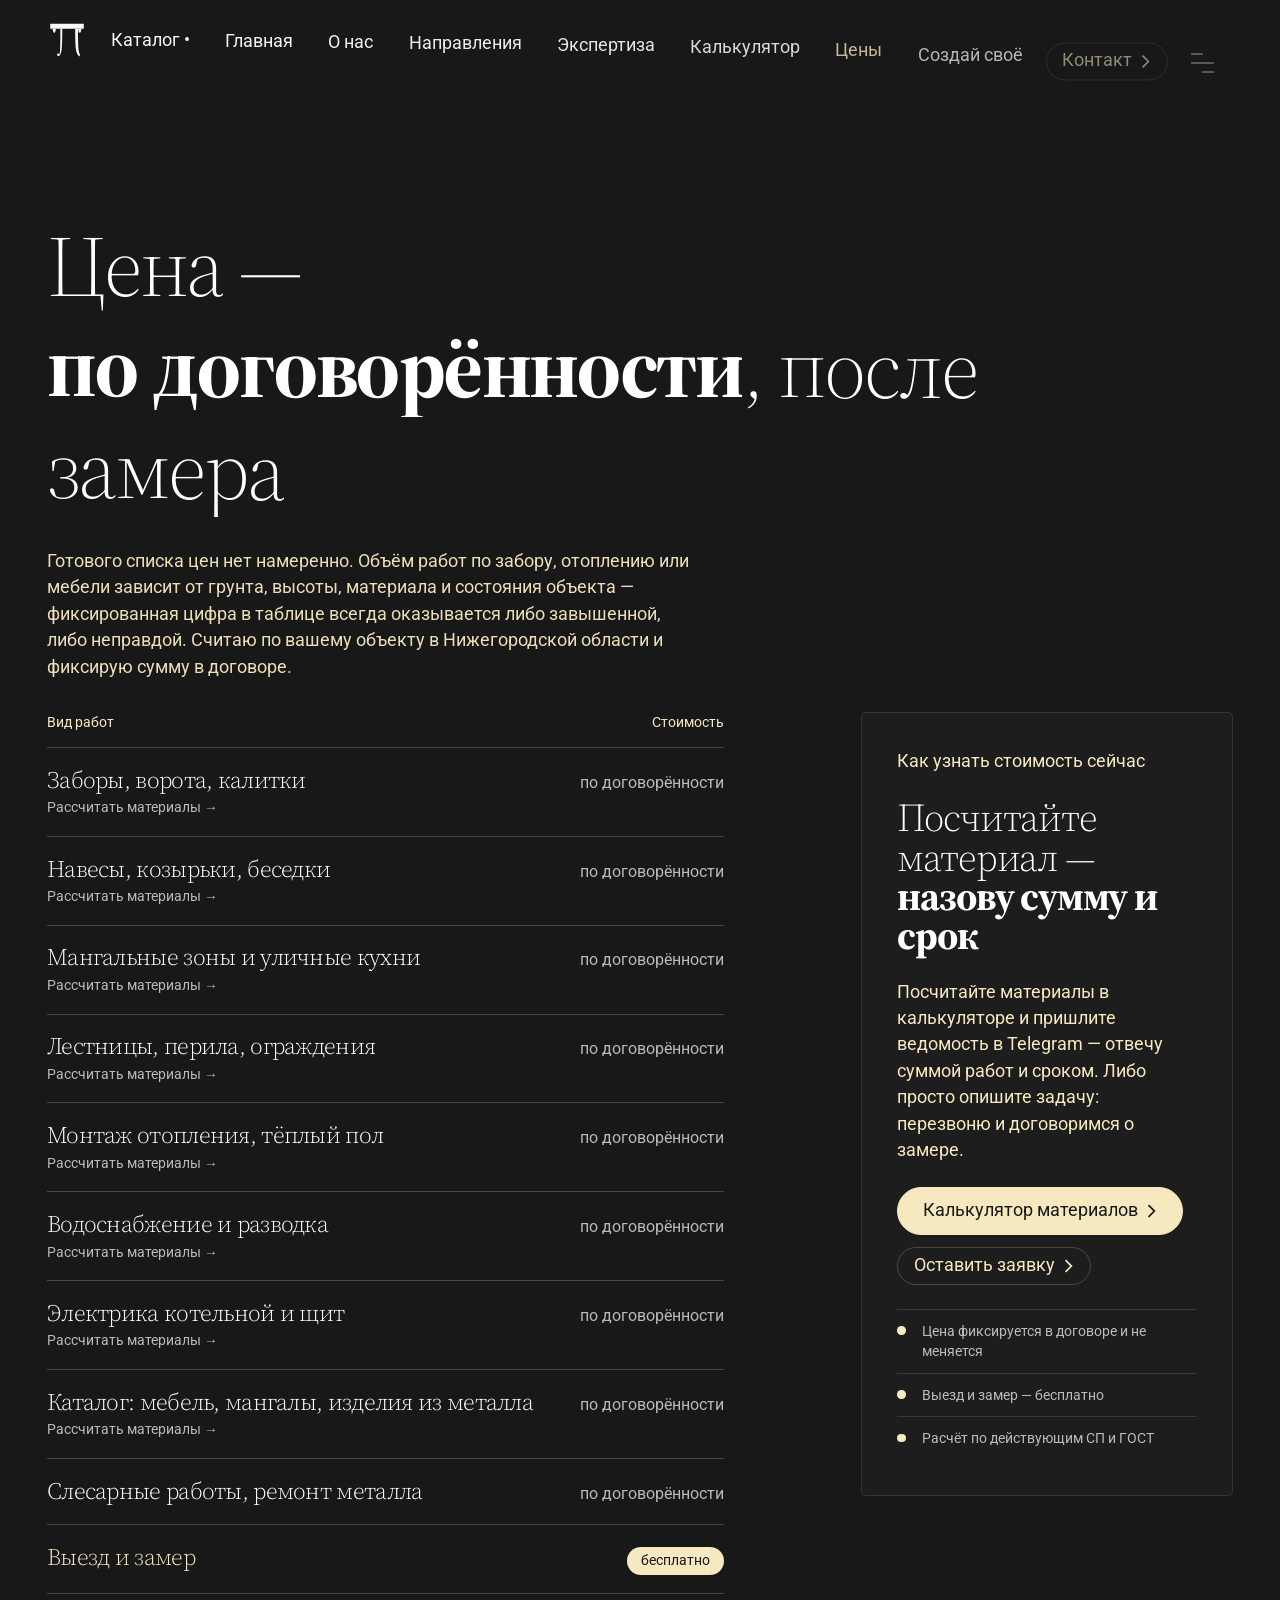
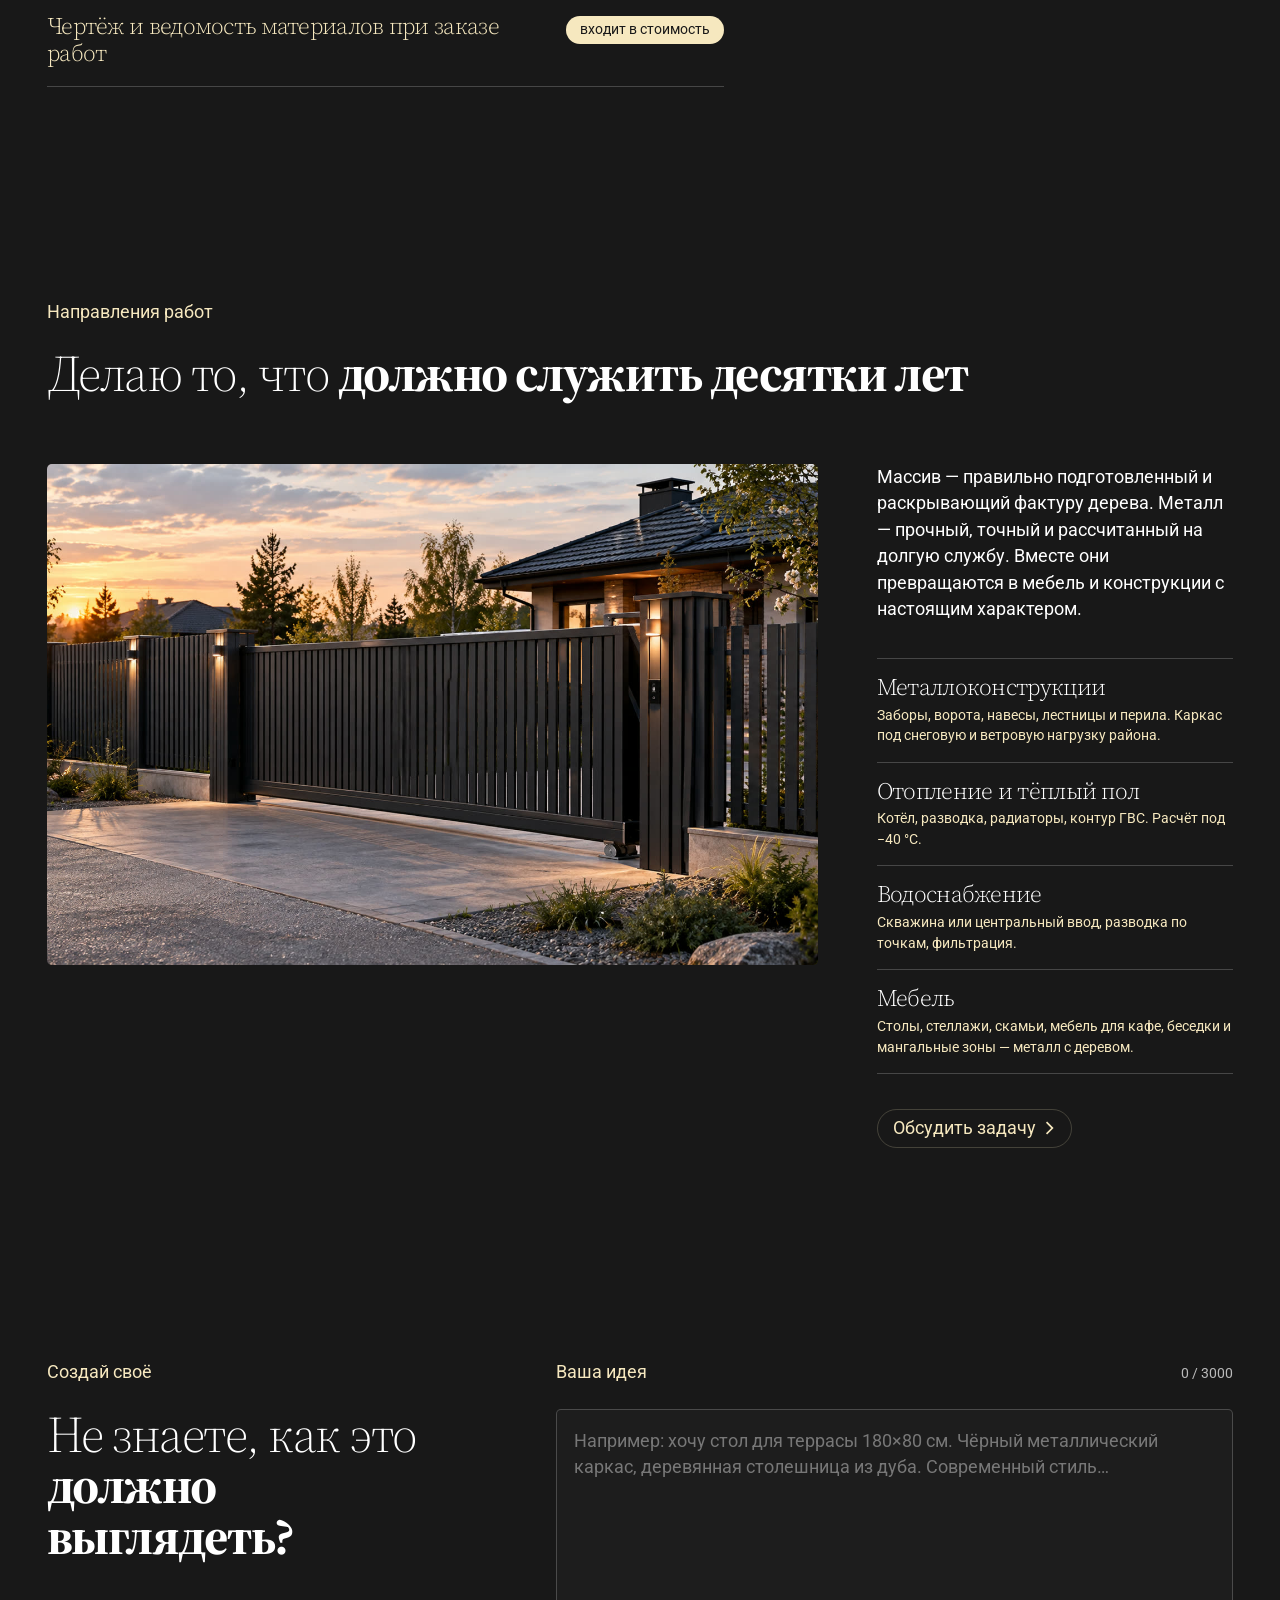
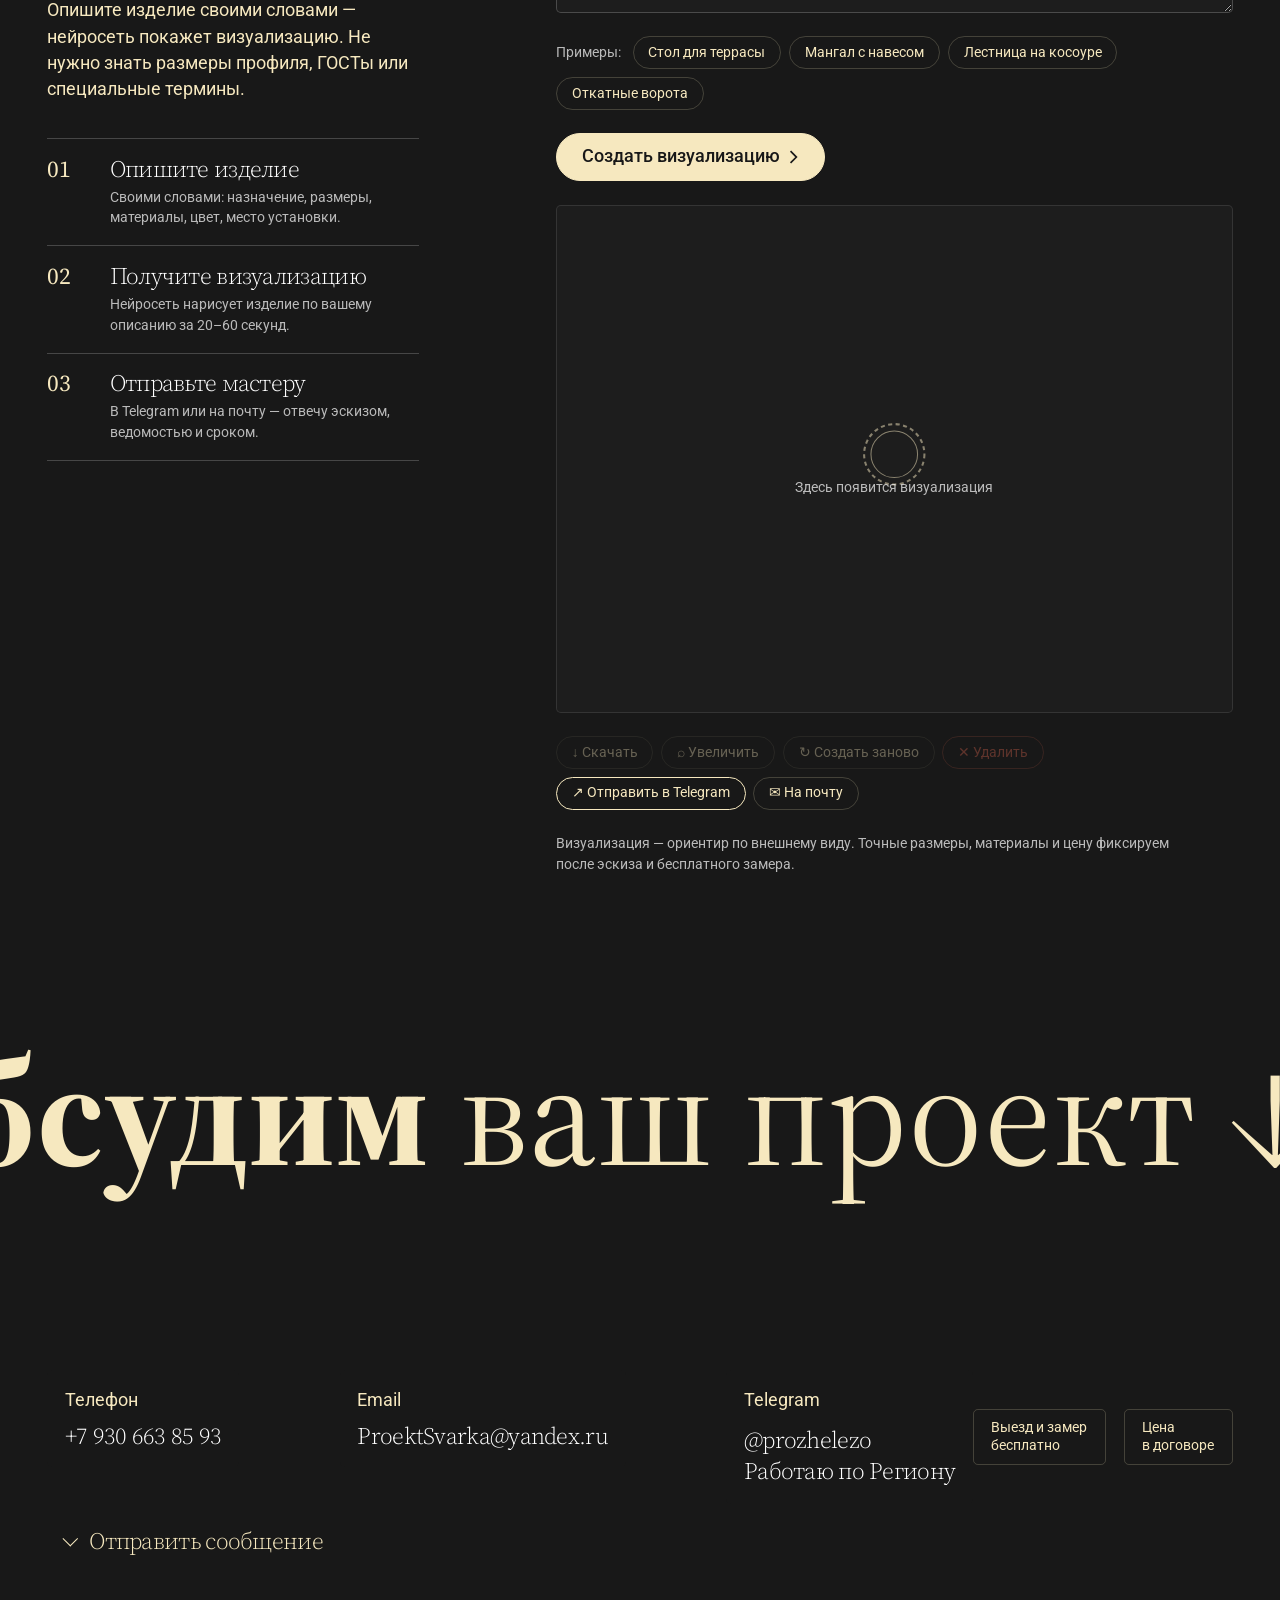
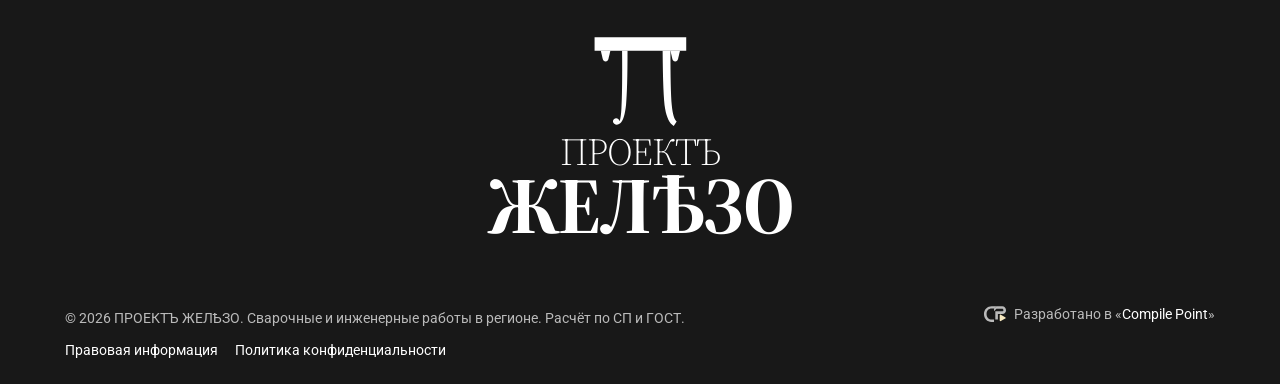
<file: prices.html>
<!DOCTYPE html>
<html lang="ru">
<head>
<meta charset="utf-8">
<meta name="viewport" content="width=device-width, initial-scale=1, viewport-fit=cover">
<title>Цены на сварочные работы в Нижегородской области | ПРОЕКТЪ ЖЕЛѢЗО</title>
<meta name="description" content="Стоимость заборов, навесов, лестниц, отопления и водоснабжения — после уточнения деталей или бесплатного замера. Сумма фиксируется в договоре.">
<meta name="theme-color" content="#181818">
<link rel="canonical" href="https://zhelezo.pro/prices">
<meta property="og:type" content="website">
<meta property="og:site_name" content="ПРОЕКТЪ ЖЕЛѢЗО">
<meta property="og:locale" content="ru_RU">
<meta property="og:title" content="Цены на сварочные работы в Нижегородской области | ПРОЕКТЪ ЖЕЛѢЗО">
<meta property="og:description" content="Стоимость заборов, навесов, лестниц, отопления и водоснабжения — после уточнения деталей или бесплатного замера. Сумма фиксируется в договоре.">
<meta property="og:url" content="https://zhelezo.pro/prices">
<meta property="og:image" content="https://zhelezo.pro/assets/photo/photo-2026-10-03.jpg"><meta property="og:image:width" content="1280"><meta property="og:image:height" content="719"><meta property="og:image:alt" content="Наши работы — металлоконструкции и изделия">
<meta name="twitter:card" content="summary_large_image">
<meta name="geo.region" content="RU-NIZ">
<meta name="geo.placename" content="Воротынский муниципальный округ">
<meta name="geo.position" content="56.0520;45.8660">
<meta name="ICBM" content="56.0520, 45.8660">
<!-- Yandex.Metrika counter -->
<script type="text/javascript">
    (function(m,e,t,r,i,k,a){
        m[i]=m[i]||function(){(m[i].a=m[i].a||[]).push(arguments)};
        m[i].l=1*new Date();
        for (var j = 0; j < document.scripts.length; j++) {if (document.scripts[j].src === r) { return; }}
        k=e.createElement(t),a=e.getElementsByTagName(t)[0],k.async=1,k.src=r,a.parentNode.insertBefore(k,a)
    })(window, document,'script','https://mc.yandex.ru/metrika/tag.js?id=113285300', 'ym');

    ym(113285300, 'init', {ssr:true, webvisor:true, clickmap:true, ecommerce:"dataLayer", referrer: document.referrer, url: location.href, accurateTrackBounce:true, trackLinks:true});
</script>
<!-- /Yandex.Metrika counter -->
<link rel="icon" type="image/svg+xml" href="data:image/svg+xml,%3Csvg%20xmlns%3D%22http%3A%2F%2Fwww.w3.org%2F2000%2Fsvg%22%20viewBox%3D%220%200%2064%2064%22%20fill%3D%22none%22%3E%3Crect%20width%3D%2264%22%20height%3D%2264%22%20rx%3D%2212%22%20fill%3D%22%23181818%22%2F%3E%3Cg%20transform%3D%22translate(32%2034.5)%20scale(.95)%20translate(-32%20-34.5)%22%3E%3Cg%20fill%3D%22%23f6e8bf%22%3E%0A%3Cpath%20d%3D%22M8.5%2012.4h47v6.9h-47z%22%2F%3E%0A%3Cpath%20d%3D%22M11.7%2019.3h4.9l-1%204.3c-.2.85-.65%201.25-1.45%201.25s-1.25-.4-1.45-1.25z%22%2F%3E%0A%3Cpath%20d%3D%22M47.4%2019.3h4.9l-1%204.3c-.2.85-.65%201.25-1.45%201.25s-1.25-.4-1.45-1.25z%22%2F%3E%0A%3Cpath%20d%3D%22M20.6%2019.3h4.8c0%2013.2-.25%2022.4-.75%2027.6-.5%205.1-1.5%208.4-3%209.7-1.05.9-2.15.95-3.05.25-.8-.6-.9-1.6-.2-2.3.7-.7%201.65-.7%202.35-.05.3.28.5.6.62.98.42-1.25.72-3.4.9-6.5.32-5.3.5-15.2.33-29.68z%22%2F%3E%0A%3Cpath%20d%3D%22M39.8%2019.3h7.6c0%2013.4.22%2022.7.68%2027.9.42%204.6%201.25%207.4%202.52%208.4l-1.5%202.4c-2.2-1.4-3.65-4.35-4.42-8.85-.8-4.7-1.15-14.6-1.28-29.85z%22%2F%3E%0A%3C%2Fg%3E%3C%2Fg%3E%3C%2Fsvg%3E">
<script>
  // Анимации появления включаются только при работающем JS; если скрипты не загрузились за 8 секунд — показываем страницу как есть
  document.documentElement.classList.add('js');
  setTimeout(function () {
    if (window.__siteReady) return;
    document.documentElement.classList.remove('js');
    var l = document.getElementById('loader');
    if (l) l.style.display = 'none';
  }, 8000);
</script>
<link rel="preload" href="assets/fonts/roboto-cyrillic-1.woff2" as="font" type="font/woff2" crossorigin>
<link rel="preload" href="assets/fonts/source-serif-4-cyrillic-5.woff2" as="font" type="font/woff2" crossorigin>
<link rel="preload" href="assets/fonts/source-serif-4-cyrillic-ext-4.woff2" as="font" type="font/woff2" crossorigin>
<link rel="stylesheet" href="assets/css/fonts.css">
<link rel="stylesheet" href="assets/css/style.css">
<link rel="stylesheet" href="assets/css/create.css">
<link rel="stylesheet" href="assets/css/message.css">
<link rel="stylesheet" href="assets/css/prices.css">
<link rel="stylesheet" href="assets/css/mobile.css">
</head>
<body class="loading" data-page="prices">
<noscript><div><img src="https://mc.yandex.ru/watch/113285300" style="position:absolute; left:-9999px;" alt="" / decoding="async"></div></noscript>
<div class="page">
<button class="to-top" type="button" aria-label="Наверх" data-to-top data-cursor="-fusion"><svg viewBox="0 0 24 24" width="100%" height="100%" fill="none" stroke="currentColor" stroke-width="1.5" aria-hidden="true"><path d="M12 19V5M5.5 11.5 12 5l6.5 6.5"/></svg></button>

<nav class="topbar" id="topbar">
  <section class="topbar__wrap">
    <div class="topbar__inner">
      <div class="topbar__left">
        <a class="brand" href="index.html" aria-label="ПРОЕКТЪ ЖЕЛѢЗО — на главную" title="ПРОЕКТЪ ЖЕЛѢЗО" data-top-item data-cursor="-fusion"><svg viewBox="4 8 56 54" width="100%" height="100%" fill="none" role="img" aria-hidden="true"><g fill="currentColor">
<path d="M8.5 12.4h47v6.9h-47z"/>
<path d="M11.7 19.3h4.9l-1 4.3c-.2.85-.65 1.25-1.45 1.25s-1.25-.4-1.45-1.25z"/>
<path d="M47.4 19.3h4.9l-1 4.3c-.2.85-.65 1.25-1.45 1.25s-1.25-.4-1.45-1.25z"/>
<path d="M20.6 19.3h4.8c0 13.2-.25 22.4-.75 27.6-.5 5.1-1.5 8.4-3 9.7-1.05.9-2.15.95-3.05.25-.8-.6-.9-1.6-.2-2.3.7-.7 1.65-.7 2.35-.05.3.28.5.6.62.98.42-1.25.72-3.4.9-6.5.32-5.3.5-15.2.33-29.68z"/>
<path d="M39.8 19.3h7.6c0 13.4.22 22.7.68 27.9.42 4.6 1.25 7.4 2.52 8.4l-1.5 2.4c-2.2-1.4-3.65-4.35-4.42-8.85-.8-4.7-1.15-14.6-1.28-29.85z"/>
</g></svg></a>

      </div>
      <div class="topbar__right">
        <div class="nav-links"><div class="nav-links__inner">
          <a class="topbar__works" href="works.html" data-open-dropdown aria-controls="dropdown-works" data-cursor="-hidden"><p class="link-u" data-top-item>Каталог •</p></a>
          <a class="link-u" href="index.html" data-top-item data-cursor="-hidden">Главная</a>
          <a class="link-u" href="about.html" data-top-item data-cursor="-hidden">О нас</a>
          <a class="link-u" href="team.html" data-top-item data-cursor="-hidden">Направления</a>
          <a class="link-u" href="expertise.html" data-top-item data-cursor="-hidden">Экспертиза</a>
          <a class="link-u" href="calculator.html" data-top-item data-cursor="-hidden">Калькулятор</a>
          <a class="link-u is-current" href="prices.html" data-top-item data-cursor="-hidden">Цены</a>
          <a class="link-u" href="index.html#create" data-top-item data-cursor="-hidden">Создай своё</a>
        </div></div>
        <div class="topbar__menu" data-top-item>
          <a class="btn-link" href="#contact" data-cursor="-fusion"><div class="btn "><div class="btn__list"><div class="btn__text">Контакт</div><div class="btn__icon"><svg viewBox="0 0 8 12" width="100%" height="100%" fill="none" stroke="currentColor" stroke-width="1.4"><polyline points="1.5,1 6.5,6 1.5,11"/></svg></div></div></div></a>
          <div class="hamburger-wrap" data-cursor="-fusion"><button class="hamburger" type="button" data-open-menu aria-label="Открыть меню" aria-expanded="false"><span></span></button></div>
        </div>
      </div>
    </div>
  </section>
</nav>
<main class="page-main" id="main">

<section class="works-head prices-head">
  <div class="container works-head__inner">
    <div class="sec-head works-head__head">
      <div class="works-head__text">
        <h1 class="page-title" data-split data-chars data-cursor="-fusion">Цена — <strong>по договорённости</strong>, после замера</h1>
        <p class="works-head__lead" data-fade-up>Готового списка цен нет намеренно. Объём работ по забору, отоплению или мебели зависит от грунта, высоты, материала и состояния объекта — фиксированная цифра в таблице всегда оказывается либо завышенной, либо неправдой. Считаю по вашему объекту в Нижегородской области и фиксирую сумму в договоре.</p>
      </div>
    </div>
  </div>
</section>
<section class="prices">
  <div class="container">
    <div class="prices__grid">
      <div class="prices__table" role="table" aria-label="Стоимость работ">
        <div class="prices__row prices__row--head" role="row">
          <div role="columnheader">Вид работ</div>
          <div role="columnheader">Стоимость</div>
        </div>
        <div class="prices__row" role="row">
          <div class="prices__work" role="cell">Заборы, ворота, калитки<a class="prices__calc" href="calculator.html?task=fence" data-cursor="-fusion">Рассчитать материалы →</a></div>
          <div class="prices__value" role="cell">по договорённости</div>
        </div><div class="prices__row" role="row">
          <div class="prices__work" role="cell">Навесы, козырьки, беседки<a class="prices__calc" href="calculator.html?task=canopy" data-cursor="-fusion">Рассчитать материалы →</a></div>
          <div class="prices__value" role="cell">по договорённости</div>
        </div><div class="prices__row" role="row">
          <div class="prices__work" role="cell">Мангальные зоны и уличные кухни<a class="prices__calc" href="calculator.html?task=bbq" data-cursor="-fusion">Рассчитать материалы →</a></div>
          <div class="prices__value" role="cell">по договорённости</div>
        </div><div class="prices__row" role="row">
          <div class="prices__work" role="cell">Лестницы, перила, ограждения<a class="prices__calc" href="calculator.html?task=stairs" data-cursor="-fusion">Рассчитать материалы →</a></div>
          <div class="prices__value" role="cell">по договорённости</div>
        </div><div class="prices__row" role="row">
          <div class="prices__work" role="cell">Монтаж отопления, тёплый пол<a class="prices__calc" href="calculator.html?task=heating" data-cursor="-fusion">Рассчитать материалы →</a></div>
          <div class="prices__value" role="cell">по договорённости</div>
        </div><div class="prices__row" role="row">
          <div class="prices__work" role="cell">Водоснабжение и разводка<a class="prices__calc" href="calculator.html?task=water" data-cursor="-fusion">Рассчитать материалы →</a></div>
          <div class="prices__value" role="cell">по договорённости</div>
        </div><div class="prices__row" role="row">
          <div class="prices__work" role="cell">Электрика котельной и щит<a class="prices__calc" href="calculator.html?task=power" data-cursor="-fusion">Рассчитать материалы →</a></div>
          <div class="prices__value" role="cell">по договорённости</div>
        </div><div class="prices__row" role="row">
          <div class="prices__work" role="cell">Каталог: мебель, мангалы, изделия из металла<a class="prices__calc" href="calculator.html?task=furniture" data-cursor="-fusion">Рассчитать материалы →</a></div>
          <div class="prices__value" role="cell">по договорённости</div>
        </div><div class="prices__row" role="row">
          <div class="prices__work" role="cell">Слесарные работы, ремонт металла</div>
          <div class="prices__value" role="cell">по договорённости</div>
        </div>
        <div class="prices__row prices__row--special" role="row">
          <div class="prices__work" role="cell">Выезд и замер</div>
          <div class="prices__value" role="cell">бесплатно</div>
        </div><div class="prices__row prices__row--special" role="row">
          <div class="prices__work" role="cell">Чертёж и ведомость материалов при заказе работ</div>
          <div class="prices__value" role="cell">входит в стоимость</div>
        </div>
      </div>
      <aside class="prices__cta">
        <div class="sec-head__sur">Как узнать стоимость сейчас</div>
        <h2 class="prices__cta-title">Посчитайте материал — <strong>назову сумму и срок</strong></h2>
        <p class="prices__cta-text">Посчитайте материалы в калькуляторе и пришлите ведомость в Telegram — отвечу суммой работ и сроком. Либо просто опишите задачу: перезвоню и договоримся о замере.</p>
        <div class="prices__cta-actions">
          <a class="btn-link" href="calculator.html" data-cursor="-fusion"><div class="btn btn--solid"><div class="btn__list"><div class="btn__text">Калькулятор материалов</div><div class="btn__icon"><svg viewBox="0 0 8 12" width="100%" height="100%" fill="none" stroke="currentColor" stroke-width="1.4"><polyline points="1.5,1 6.5,6 1.5,11"/></svg></div></div></div></a>
          <a class="btn-link" href="#contact" data-cursor="-fusion"><div class="btn "><div class="btn__list"><div class="btn__text">Оставить заявку</div><div class="btn__icon"><svg viewBox="0 0 8 12" width="100%" height="100%" fill="none" stroke="currentColor" stroke-width="1.4"><polyline points="1.5,1 6.5,6 1.5,11"/></svg></div></div></div></a>
        </div>
        <ul class="prices__facts">
          <li>Цена фиксируется в договоре и не меняется</li>
          <li>Выезд и замер — бесплатно</li>
          <li>Расчёт по действующим СП и ГОСТ</li>
        </ul>
      </aside>
    </div>
  </div>
</section>

<section class="team">
  <div class="container team__inner">
    <div class="sec-head">
      <div class="sec-head__sur">Направления работ</div>
      <h2 class="sec-head__title">Делаю то, что <strong>должно служить десятки лет</strong></h2>
    </div>
    <div class="team__grid">
      <div class="team__left"><a class="team__img-wrap" href="team.html" data-cursor-text="Открыть"><img class="team__img" src="assets/photo/vorota-zabor.jpg" alt="Откатные ворота и забор на сварном каркасе" width="1600" height="900" decoding="async" loading="lazy"></a></div>
      <div class="team__right"><div class="team__right-wrap team__right-wrap--dirs">
        <div class="team__txt">Массив — правильно подготовленный и раскрывающий фактуру дерева. Металл — прочный, точный и рассчитанный на долгую службу. Вместе они превращаются в мебель и конструкции с настоящим характером.
</div>
        <ul class="dirs">
          <li class="dirs__item"><div class="dirs__title">Металлоконструкции</div><div class="dirs__text">Заборы, ворота, навесы, лестницы и перила. Каркас под снеговую и ветровую нагрузку района.</div></li>
          <li class="dirs__item"><div class="dirs__title">Отопление и тёплый пол</div><div class="dirs__text">Котёл, разводка, радиаторы, контур ГВС. Расчёт под −40 °C.</div></li>
          <li class="dirs__item"><div class="dirs__title">Водоснабжение</div><div class="dirs__text">Скважина или центральный ввод, разводка по точкам, фильтрация.</div></li>
          <li class="dirs__item"><div class="dirs__title">Мебель</div><div class="dirs__text">Столы, стеллажи, скамьи, мебель для кафе, беседки и мангальные зоны — металл с деревом.</div></li>
        </ul>
        <a class="btn-link" href="#contact" data-cursor="-fusion"><div class="btn "><div class="btn__list"><div class="btn__text">Обсудить задачу</div><div class="btn__icon"><svg viewBox="0 0 8 12" width="100%" height="100%" fill="none" stroke="currentColor" stroke-width="1.4"><polyline points="1.5,1 6.5,6 1.5,11"/></svg></div></div></div></a>
      </div></div>
    </div>
  </div>
</section>

<section class="create" id="create">
  <div class="container create__inner">
    <div class="create__grid">
      <div class="create__left">
        <div class="sec-head">
          <div class="sec-head__sur">Создай своё</div>
          <h2 class="sec-head__title">Не знаете, как это <strong>должно выглядеть?</strong></h2>
        </div>
        <p class="create__lead">Опишите изделие своими словами — нейросеть покажет визуализацию. Не нужно знать размеры профиля, ГОСТы или специальные термины.</p>
        <ol class="create__steps">
          <li class="create__step"><span class="create__step-num">01</span><div><div class="create__step-title">Опишите изделие</div><div class="create__step-text">Своими словами: назначение, размеры, материалы, цвет, место установки.</div></div></li>
          <li class="create__step"><span class="create__step-num">02</span><div><div class="create__step-title">Получите визуализацию</div><div class="create__step-text">Нейросеть нарисует изделие по вашему описанию за 20–60 секунд.</div></div></li>
          <li class="create__step"><span class="create__step-num">03</span><div><div class="create__step-title">Отправьте мастеру</div><div class="create__step-text">В Telegram или на почту — отвечу эскизом, ведомостью и сроком.</div></div></li>
        </ol>
      </div>
      <div class="create__right">
        <form class="cform" data-create data-email="ProektSvarka@yandex.ru" data-tg="https://t.me/prozhelezo" data-brand="ПРОЕКТЪ ЖЕЛѢЗО" novalidate>
          <div class="cform__head">
            <label class="cform__label" for="create-description">Ваша идея</label>
            <div class="cform__count"><span data-create-count>0</span> / 3000</div>
          </div>
          <textarea class="cform__textarea" id="create-description" name="description" maxlength="3000" data-lenis-prevent data-cursor="-hidden"
            placeholder="Например: хочу стол для террасы 180×80 см. Чёрный металлический каркас, деревянная столешница из дуба. Современный стиль…"></textarea>
          <div class="cform__examples">
            <span class="cform__examples-label">Примеры:</span>
            <button class="cform__chip" type="button" data-example="Хочу стол для террасы 180×80 см, высота 75 см. Чёрный металлический каркас из профильной трубы 60×40, столешница из массива лиственницы толщиной 40 мм, покрытие маслом. Современный лофт-стиль." data-cursor="-fusion">Стол для террасы</button>
            <button class="cform__chip" type="button" data-example="Стационарный мангал на 12 шампуров с металлическим навесом и дровницей снизу. Толщина металла 4 мм, рабочая столешница справа из дерева, полка для посуды. Порошковая окраска, чёрный матовый цвет." data-cursor="-fusion">Мангал с навесом</button>
            <button class="cform__chip" type="button" data-example="Прямая лестница на второй этаж на одном центральном металлическом косоуре, высота подъёма 2,8 м, ширина марша 90 см. Ступени из дуба 40 мм, перила из металла с тросовым ограждением. Графитовый цвет металла." data-cursor="-fusion">Лестница на косоуре</button>
            <button class="cform__chip" type="button" data-example="Откатные ворота шириной 4 м и высотой 2 м, каркас из профильной трубы, заполнение вертикальным металлическим штакетником с просветом 3 см. Автоматика, калитка рядом шириной 1 м. Цвет RAL 7016." data-cursor="-fusion">Откатные ворота</button>
          </div>
          <div class="cform__submit-row">
            <button class="btn btn--solid cform__submit" type="submit" data-create-submit data-cursor="-fusion">
              <span class="btn__list"><span class="btn__text" data-create-submit-text>Создать визуализацию</span><span class="btn__icon"><svg viewBox="0 0 8 12" width="100%" height="100%" fill="none" stroke="currentColor" stroke-width="1.4"><polyline points="1.5,1 6.5,6 1.5,11"/></svg></span></span>
            </button>
            <div class="cform__status" role="status" aria-live="polite" data-create-status></div>
          </div>
          <div class="cform__result" data-create-result>
            <div class="cform__placeholder">
              <div class="cform__placeholder-wheel"><svg class="wheel" viewBox="0 0 100 60" width="100%" height="100%" fill="none" stroke="currentColor"><g class="wheel__spin"><circle cx="50" cy="50" r="44" stroke-width="3" stroke-dasharray="6 5"/><circle cx="50" cy="50" r="34" stroke-width="1.5"/></g></svg></div>
              <div>Здесь появится визуализация</div>
            </div>
          </div>
          <div class="cform__actions">
            <button class="cform__action" type="button" data-create-act="download" data-cursor="-fusion" disabled>↓ Скачать</button>
            <button class="cform__action" type="button" data-create-act="zoom" data-cursor="-fusion" disabled>⌕ Увеличить</button>
            <button class="cform__action" type="button" data-create-act="again" data-cursor="-fusion" disabled>↻ Создать заново</button>
            <button class="cform__action cform__action--danger" type="button" data-create-act="clear" data-cursor="-fusion" disabled>✕ Удалить</button>
            <button class="cform__action cform__action--accent" type="button" data-create-act="tg" data-cursor="-fusion">↗ Отправить в Telegram</button>
            <button class="cform__action" type="button" data-create-act="mail" data-cursor="-fusion">✉ На почту</button>
          </div>
          <p class="cform__note">Визуализация — ориентир по внешнему виду. Точные размеры, материалы и цену фиксируем после эскиза и бесплатного замера.</p>
        </form>
      </div>
    </div>
  </div>
</section>
</main>

<div class="footer">
  <section class="footer__main">
    <div class="marquee" data-marquee data-cursor="-fusion-big">
      <div class="marquee__wrap">
        <div class="marquee__panel" data-marquee-panel><div class="marquee__text"><strong>Обсудим</strong> ваш проект ↓</div></div>
        <div class="marquee__panel" data-marquee-panel><div class="marquee__text"><strong>Обсудим</strong> ваш проект ↓</div></div>
      </div>
    </div>
    <div class="footer__contact" id="contact">
      <div class="footer__grid">
        <div class="footer__content">
          <a class="fcard" href="tel:+79306638593" data-cursor="-fusion"><h3 class="fcard__title">Телефон</h3><div class="fcard__value">+7 930 663 85 93</div></a>
          <a class="fcard" href="mailto:ProektSvarka@yandex.ru" data-cursor="-fusion"><h3 class="fcard__title">Email</h3><div class="fcard__value">ProektSvarka@yandex.ru</div></a>
          <div class="footer__address">
            <a class="fcard" href="https://t.me/prozhelezo" target="_blank" rel="noopener" data-cursor="-fusion"><h3 class="fcard__title">Telegram</h3><div class="fcard__value fcard__value--lh">@prozhelezo<br>Работаю по Региону</div></a>
            <div class="labels">
              <div class="labels__chip">Выезд и замер<br>бесплатно</div>
              <div class="labels__chip">Цена<br>в договоре</div>
            </div>
          </div>
        </div>
      <div class="footer__msg" data-msg>
        <button class="footer__msg-toggle link-u" type="button" data-msg-toggle aria-expanded="false" aria-controls="msg-panel" data-cursor="-hidden">Отправить сообщение</button>
        <div class="footer__msg-panel" id="msg-panel" data-msg-panel aria-hidden="true">
          <div class="footer__msg-clip">
            <form class="mform" data-msg-form novalidate>
              <div class="cform__head">
                <label class="cform__label" for="msg-text">Ваше сообщение</label>
                <div class="cform__count"><span data-msg-count>0</span> / 2000</div>
              </div>
              <textarea class="cform__textarea" id="msg-text" name="message" maxlength="2000" data-msg-text data-lenis-prevent data-cursor="-hidden" placeholder="Опишите, что нужно сделать: изделие, размеры, адрес объекта…"></textarea>
              <input class="mform__input" type="text" name="contact" maxlength="200" autocomplete="off" data-msg-contact data-cursor="-hidden" placeholder="Телефон или Telegram для ответа" aria-label="Телефон или Telegram для ответа">
              <input class="mform__trap" type="text" name="website" tabindex="-1" autocomplete="off" aria-hidden="true" data-msg-trap>
              <div class="cform__submit-row">
                <button class="btn btn--solid cform__submit" type="submit" data-msg-submit data-cursor="-fusion">
                  <span class="btn__list"><span class="btn__text" data-msg-submit-text>Отправить</span><span class="btn__icon"><svg viewBox="0 0 8 12" width="100%" height="100%" fill="none" stroke="currentColor" stroke-width="1.4"><polyline points="1.5,1 6.5,6 1.5,11"/></svg></span></span>
                </button>
                <div class="cform__status" role="status" aria-live="polite" data-msg-status></div>
              </div>
            </form>
          </div>
        </div>
      </div>
      </div>
      <div class="footer__logo-wrap"><a href="index.html" aria-label="ПРОЕКТЪ ЖЕЛѢЗО"><div class="footer__logo" data-cursor="-fusion"><svg viewBox="0 0 350 232" width="100%" height="100%" fill="none" role="img" aria-hidden="true"><g transform="translate(113 0) scale(1.95)"><g fill="currentColor">
<path d="M8.5 12.4h47v6.9h-47z"/>
<path d="M11.7 19.3h4.9l-1 4.3c-.2.85-.65 1.25-1.45 1.25s-1.25-.4-1.45-1.25z"/>
<path d="M47.4 19.3h4.9l-1 4.3c-.2.85-.65 1.25-1.45 1.25s-1.25-.4-1.45-1.25z"/>
<path d="M20.6 19.3h4.8c0 13.2-.25 22.4-.75 27.6-.5 5.1-1.5 8.4-3 9.7-1.05.9-2.15.95-3.05.25-.8-.6-.9-1.6-.2-2.3.7-.7 1.65-.7 2.35-.05.3.28.5.6.62.98.42-1.25.72-3.4.9-6.5.32-5.3.5-15.2.33-29.68z"/>
<path d="M39.8 19.3h7.6c0 13.4.22 22.7.68 27.9.42 4.6 1.25 7.4 2.52 8.4l-1.5 2.4c-2.2-1.4-3.65-4.35-4.42-8.85-.8-4.7-1.15-14.6-1.28-29.85z"/>
</g></g><text x="175" y="152" text-anchor="middle" fill="currentColor" font-family="'Source Serif 4',Georgia,serif" font-size="38" font-weight="300" letter-spacing="-1">ПРОЕКТЪ</text><text x="175" y="220" text-anchor="middle" fill="currentColor" font-family="'Source Serif 4',Georgia,serif" font-size="80" font-weight="700" letter-spacing="-2">ЖЕЛѢЗО</text></svg></div></a></div>
      <div class="footer__mentions">
        <div class="footer__copy">© <span class="js-year">2026</span> ПРОЕКТЪ ЖЕЛѢЗО. Сварочные и инженерные работы в регионе. Расчёт по СП и ГОСТ.</div>
        <a class="fcredit" href="https://compilepoint.space/" target="_blank" rel="noopener" data-cursor="-hidden"><span class="fcredit__mark"><svg viewBox="16 17 148 108" width="100%" height="100%" role="img" aria-hidden="true">
<g fill="currentColor"><path d="M22 72C22 43 43 23 70 23H99L84 38H70C51 38 38 51 38 72C38 93 51 106 70 106H84V121H68C42 121 22 101 22 72Z"/><path d="M84 38L99 23H134C149 23 158 34 158 48C158 62 149 72 135 72H108V106H92V55H134C139 55 142 52 142 48C142 43 139 39 134 39H99L84 54V38Z"/></g>
<path d="M126 76L153 91C157 93 157 98 153 100L126 115C122 117 119 114 119 110V81C119 77 122 74 126 76Z" fill="var(--wheat)"/>
</svg></span><span class="fcredit__txt">Разработано в «<strong>Compile Point</strong>»</span></a>
        <div class="footer__legal">
          <a class="link-u" href="legal.html">Правовая информация</a>
          <a class="link-u" href="privacy.html">Политика конфиденциальности</a>
        </div>
      </div>
    </div>
  </section>
</div>

<div class="overlay" id="overlay" aria-hidden="true">
  <section class="overlay__header">
    <div class="topbar__inner">
      <div class="topbar__left"><a class="brand brand--overlay" href="index.html" data-cursor="-fusion"><svg viewBox="4 8 56 54" width="100%" height="100%" fill="none" role="img" aria-hidden="true"><g fill="currentColor">
<path d="M8.5 12.4h47v6.9h-47z"/>
<path d="M11.7 19.3h4.9l-1 4.3c-.2.85-.65 1.25-1.45 1.25s-1.25-.4-1.45-1.25z"/>
<path d="M47.4 19.3h4.9l-1 4.3c-.2.85-.65 1.25-1.45 1.25s-1.25-.4-1.45-1.25z"/>
<path d="M20.6 19.3h4.8c0 13.2-.25 22.4-.75 27.6-.5 5.1-1.5 8.4-3 9.7-1.05.9-2.15.95-3.05.25-.8-.6-.9-1.6-.2-2.3.7-.7 1.65-.7 2.35-.05.3.28.5.6.62.98.42-1.25.72-3.4.9-6.5.32-5.3.5-15.2.33-29.68z"/>
<path d="M39.8 19.3h7.6c0 13.4.22 22.7.68 27.9.42 4.6 1.25 7.4 2.52 8.4l-1.5 2.4c-2.2-1.4-3.65-4.35-4.42-8.85-.8-4.7-1.15-14.6-1.28-29.85z"/>
</g></svg></a></div>
      <div class="topbar__right topbar__right--end">
        <div class="topbar__menu">
          <a class="btn-link" href="#contact" data-cursor="-fusion"><div class="btn btn--dark"><div class="btn__list"><div class="btn__text">Контакт</div><div class="btn__icon"><svg viewBox="0 0 8 12" width="100%" height="100%" fill="none" stroke="currentColor" stroke-width="1.4"><polyline points="1.5,1 6.5,6 1.5,11"/></svg></div></div></div></a>
          <div class="hamburger-wrap" data-cursor="-fusion"><button class="hamburger is-active" type="button" data-close-menu aria-label="Закрыть меню"><span></span></button></div>
        </div>
      </div>
    </div>
  </section>
  <section class="overlay__content">
    <div class="overlay__grid">
      <div class="overlay__left">
        <a class="overlay__link" href="works.html" data-split data-chars data-cursor="-fusion">Каталог работ</a>
        <a class="overlay__link" href="index.html" data-split data-chars data-cursor="-fusion">Главная</a>
        <a class="overlay__link" href="about.html" data-split data-chars data-cursor="-fusion">О нас</a>
        <a class="overlay__link" href="team.html" data-split data-chars data-cursor="-fusion">Направления</a>
        <a class="overlay__link" href="expertise.html" data-split data-chars data-cursor="-fusion">Экспертиза</a>
        <a class="overlay__link" href="calculator.html" data-split data-chars data-cursor="-fusion">Калькулятор</a>
        <a class="overlay__link is-current" href="prices.html" data-split data-chars data-cursor="-fusion">Цены</a>
        <a class="overlay__link" href="index.html#create" data-split data-chars data-cursor="-fusion">Создай своё</a>
      </div>
      <div class="overlay__right">
        <a class="ocard" href="tel:+79306638593" data-fade-up data-cursor="-hidden"><h3 class="ocard__title">Телефон</h3><div class="ocard__txt">+7 930 663 85 93</div></a>
        <a class="ocard" href="mailto:ProektSvarka@yandex.ru" data-fade-up data-cursor="-hidden"><h3 class="ocard__title">Email</h3><div class="ocard__txt">ProektSvarka@yandex.ru</div></a>
        <a class="ocard" href="https://t.me/prozhelezo" target="_blank" rel="noopener" data-fade-up data-cursor="-hidden"><h3 class="ocard__title">Telegram</h3><div class="ocard__txt">@prozhelezo<br>Выезд и замер бесплатно</div></a>
      </div>
    </div>
  </section>
  <section class="overlay__footer">
    <div class="overlay__fgrid">
      <div class="overlay__social" data-fade-up>
        <a class="link-u" href="https://t.me/prozhelezo" target="_blank" rel="noopener" data-cursor="-hidden">Telegram</a>
        <a class="link-u" href="tel:+79306638593" data-cursor="-hidden">Позвонить</a>
        <a class="link-u" href="mailto:ProektSvarka@yandex.ru" data-cursor="-hidden">Написать на почту</a>
      </div>
      <div class="overlay__copy-col" data-fade-up><div class="overlay__copy">© <span class="js-year">2026</span> ПРОЕКТЪ ЖЕЛѢЗО. Цена фиксируется в договоре.</div></div>
    </div>
  </section>
</div>

<section class="wmenu" id="dropdown-works" aria-hidden="true">
  <div class="wmenu__wrap">
    <div class="wmenu__grid">
      <div class="wmenu__left">
        <h2 class="wmenu__title" data-cursor="-fusion">Каталог <strong>работ</strong></h2>
        <div class="wmenu__txt">Сварной каркас, дерево, металл — от заборов и навесов до мебели и мангалов. Каркас варю сам, металл — порошковая окраска в любой RAL или патина под лофт.</div>
        <a class="btn-link" href="works.html" data-cursor="-fusion"><div class="btn "><div class="btn__list"><div class="btn__text">Весь каталог</div><div class="btn__icon"><svg viewBox="0 0 8 12" width="100%" height="100%" fill="none" stroke="currentColor" stroke-width="1.4"><polyline points="1.5,1 6.5,6 1.5,11"/></svg></div></div></div></a>
      </div>
      <div class="wmenu__center">
        <h3 class="wmenu__h3">Виды работ</h3>
        <div class="wmenu__list">
          <div class="wmenu__item"><a href="works.html?cat=%D0%9C%D0%B5%D1%82%D0%B0%D0%BB%D0%BB%D0%BE%D0%BA%D0%BE%D0%BD%D1%81%D1%82%D1%80%D1%83%D0%BA%D1%86%D0%B8%D0%B8">Металлоконструкции</a></div>
          <div class="wmenu__item"><a href="works.html?cat=%D0%9B%D0%B5%D1%81%D1%82%D0%BD%D0%B8%D1%86%D1%8B%20%D0%B8%20%D0%BF%D0%B5%D1%80%D0%B8%D0%BB%D0%B0">Лестницы и перила</a></div>
          <div class="wmenu__item"><a href="works.html?cat=%D0%91%D0%B5%D1%81%D0%B5%D0%B4%D0%BA%D0%B8%20%D0%B8%20%D0%BD%D0%B0%D0%B2%D0%B5%D1%81%D1%8B">Беседки и навесы</a></div>
          <div class="wmenu__item"><a href="works.html?cat=%D0%9C%D0%B0%D0%BD%D0%B3%D0%B0%D0%BB%D1%8B%20%D0%B8%20%D0%B3%D1%80%D0%B8%D0%BB%D0%B8">Мангалы и грили</a></div>
          <div class="wmenu__item"><a href="works.html?cat=%D0%9C%D0%B5%D0%B1%D0%B5%D0%BB%D1%8C">Мебель</a></div>
          <div class="wmenu__item"><a href="works.html?cat=%D0%A3%D0%BB%D0%B8%D1%87%D0%BD%D0%B0%D1%8F%20%D0%BC%D0%B5%D0%B1%D0%B5%D0%BB%D1%8C">Уличная мебель</a></div>
          <div class="wmenu__item"><a href="works.html?cat=%D0%98%D0%B7%D0%B4%D0%B5%D0%BB%D0%B8%D1%8F%20%D0%B8%D0%B7%20%D0%BC%D0%B5%D1%82%D0%B0%D0%BB%D0%BB%D0%B0">Изделия из металла</a></div>
          <div class="wmenu__item"><a href="works.html?cat=%D0%9E%D1%82%D0%BE%D0%BF%D0%BB%D0%B5%D0%BD%D0%B8%D0%B5">Отопление</a></div>
          <div class="wmenu__item"><a href="works.html?cat=%D0%92%D0%BE%D0%B4%D0%BE%D1%81%D0%BD%D0%B0%D0%B1%D0%B6%D0%B5%D0%BD%D0%B8%D0%B5">Водоснабжение</a></div>
        </div>
      </div>
      <div class="wmenu__right">
        <h3 class="wmenu__h3">Последний проект</h3>
        <div class="lastp">
          <div class="lastp__left"><a class="clickable-parent" href="works.html" data-cursor-text="Смотреть"><h4 class="lastp__title" data-cursor="-fusion">Кровать</h4></a></div>
          <div class="lastp__img-wrap"><img class="lastp__img" src="assets/photo/krovat2.jpg" alt="Деревянная кровать на металлическом каркасе" width="1536" height="1024" decoding="async" loading="lazy"></div>
        </div>
      </div>
    </div>
  </div>
</section>
<div class="loader loader--inner" id="loader"></div>
</div>
<script src="assets/vendor/gsap.min.js"></script>
<script src="assets/vendor/ScrollTrigger.min.js"></script>
<script src="assets/vendor/lenis.min.js"></script>
<script src="assets/vendor/split-type.min.js"></script>
<script src="assets/js/main.js"></script>
<script src="assets/js/create.js"></script>
<script src="assets/js/message.js"></script>
</body>
</html>
</file>
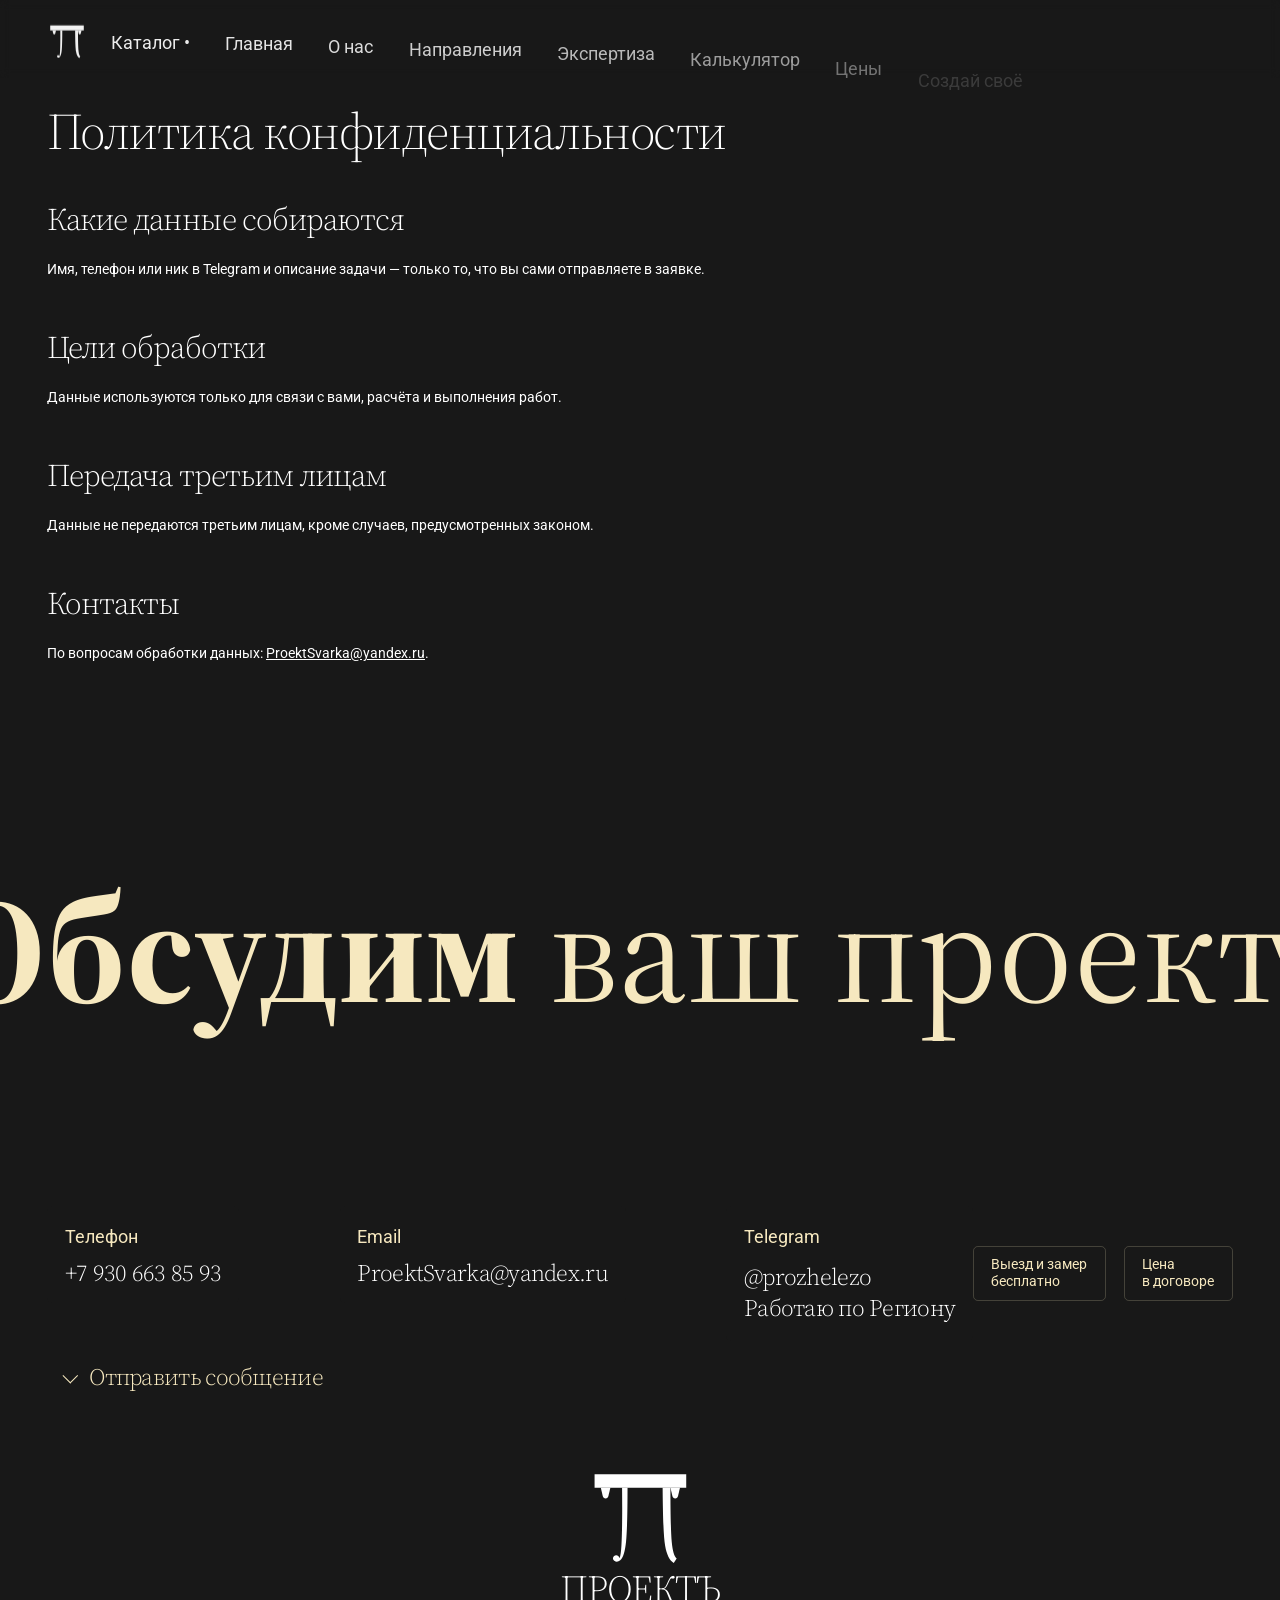
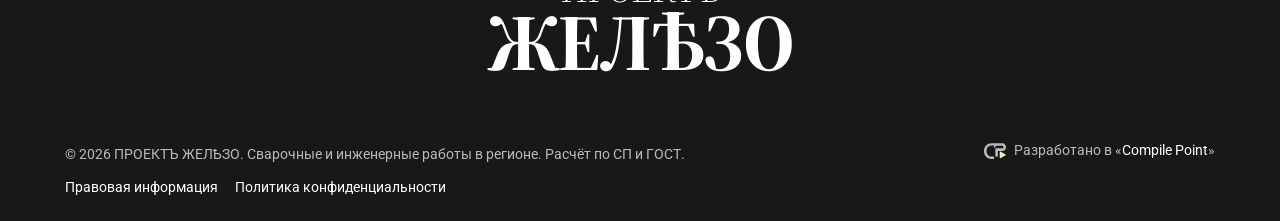
<file: privacy.html>
<!DOCTYPE html>
<html lang="ru">
<head>
<meta charset="utf-8">
<meta name="viewport" content="width=device-width, initial-scale=1, viewport-fit=cover">
<title>Политика конфиденциальности | ПРОЕКТЪ ЖЕЛѢЗО</title>
<meta name="description" content="Какие данные собираются в заявке, зачем и как хранятся. Сварочные и инженерные работы по Нижегородской области.">
<meta name="theme-color" content="#181818">
<link rel="canonical" href="https://zhelezo.pro/privacy">
<meta property="og:type" content="website">
<meta property="og:site_name" content="ПРОЕКТЪ ЖЕЛѢЗО">
<meta property="og:locale" content="ru_RU">
<meta property="og:title" content="Политика конфиденциальности | ПРОЕКТЪ ЖЕЛѢЗО">
<meta property="og:description" content="Какие данные собираются в заявке, зачем и как хранятся. Сварочные и инженерные работы по Нижегородской области.">
<meta property="og:url" content="https://zhelezo.pro/privacy">
<meta property="og:image" content="https://zhelezo.pro/assets/photo/photo-2026-10-03.jpg"><meta property="og:image:width" content="1280"><meta property="og:image:height" content="719"><meta property="og:image:alt" content="Наши работы — металлоконструкции и изделия">
<meta name="twitter:card" content="summary_large_image">
<meta name="geo.region" content="RU-NIZ">
<meta name="geo.placename" content="Воротынский муниципальный округ">
<meta name="geo.position" content="56.0520;45.8660">
<meta name="ICBM" content="56.0520, 45.8660">
<!-- Yandex.Metrika counter -->
<script type="text/javascript">
    (function(m,e,t,r,i,k,a){
        m[i]=m[i]||function(){(m[i].a=m[i].a||[]).push(arguments)};
        m[i].l=1*new Date();
        for (var j = 0; j < document.scripts.length; j++) {if (document.scripts[j].src === r) { return; }}
        k=e.createElement(t),a=e.getElementsByTagName(t)[0],k.async=1,k.src=r,a.parentNode.insertBefore(k,a)
    })(window, document,'script','https://mc.yandex.ru/metrika/tag.js?id=113285300', 'ym');

    ym(113285300, 'init', {ssr:true, webvisor:true, clickmap:true, ecommerce:"dataLayer", referrer: document.referrer, url: location.href, accurateTrackBounce:true, trackLinks:true});
</script>
<!-- /Yandex.Metrika counter -->
<link rel="icon" type="image/svg+xml" href="data:image/svg+xml,%3Csvg%20xmlns%3D%22http%3A%2F%2Fwww.w3.org%2F2000%2Fsvg%22%20viewBox%3D%220%200%2064%2064%22%20fill%3D%22none%22%3E%3Crect%20width%3D%2264%22%20height%3D%2264%22%20rx%3D%2212%22%20fill%3D%22%23181818%22%2F%3E%3Cg%20transform%3D%22translate(32%2034.5)%20scale(.95)%20translate(-32%20-34.5)%22%3E%3Cg%20fill%3D%22%23f6e8bf%22%3E%0A%3Cpath%20d%3D%22M8.5%2012.4h47v6.9h-47z%22%2F%3E%0A%3Cpath%20d%3D%22M11.7%2019.3h4.9l-1%204.3c-.2.85-.65%201.25-1.45%201.25s-1.25-.4-1.45-1.25z%22%2F%3E%0A%3Cpath%20d%3D%22M47.4%2019.3h4.9l-1%204.3c-.2.85-.65%201.25-1.45%201.25s-1.25-.4-1.45-1.25z%22%2F%3E%0A%3Cpath%20d%3D%22M20.6%2019.3h4.8c0%2013.2-.25%2022.4-.75%2027.6-.5%205.1-1.5%208.4-3%209.7-1.05.9-2.15.95-3.05.25-.8-.6-.9-1.6-.2-2.3.7-.7%201.65-.7%202.35-.05.3.28.5.6.62.98.42-1.25.72-3.4.9-6.5.32-5.3.5-15.2.33-29.68z%22%2F%3E%0A%3Cpath%20d%3D%22M39.8%2019.3h7.6c0%2013.4.22%2022.7.68%2027.9.42%204.6%201.25%207.4%202.52%208.4l-1.5%202.4c-2.2-1.4-3.65-4.35-4.42-8.85-.8-4.7-1.15-14.6-1.28-29.85z%22%2F%3E%0A%3C%2Fg%3E%3C%2Fg%3E%3C%2Fsvg%3E">
<script>
  // Анимации появления включаются только при работающем JS; если скрипты не загрузились за 8 секунд — показываем страницу как есть
  document.documentElement.classList.add('js');
  setTimeout(function () {
    if (window.__siteReady) return;
    document.documentElement.classList.remove('js');
    var l = document.getElementById('loader');
    if (l) l.style.display = 'none';
  }, 8000);
</script>
<link rel="preload" href="assets/fonts/roboto-cyrillic-1.woff2" as="font" type="font/woff2" crossorigin>
<link rel="preload" href="assets/fonts/source-serif-4-cyrillic-5.woff2" as="font" type="font/woff2" crossorigin>
<link rel="preload" href="assets/fonts/source-serif-4-cyrillic-ext-4.woff2" as="font" type="font/woff2" crossorigin>
<link rel="stylesheet" href="assets/css/fonts.css">
<link rel="stylesheet" href="assets/css/style.css">
<link rel="stylesheet" href="assets/css/create.css">
<link rel="stylesheet" href="assets/css/message.css">
<link rel="stylesheet" href="assets/css/mobile.css">
</head>
<body class="loading" data-page="privacy">
<noscript><div><img src="https://mc.yandex.ru/watch/113285300" style="position:absolute; left:-9999px;" alt="" / decoding="async"></div></noscript>
<div class="page">
<button class="to-top" type="button" aria-label="Наверх" data-to-top data-cursor="-fusion"><svg viewBox="0 0 24 24" width="100%" height="100%" fill="none" stroke="currentColor" stroke-width="1.5" aria-hidden="true"><path d="M12 19V5M5.5 11.5 12 5l6.5 6.5"/></svg></button>

<nav class="topbar" id="topbar">
  <section class="topbar__wrap">
    <div class="topbar__inner">
      <div class="topbar__left">
        <a class="brand" href="index.html" aria-label="ПРОЕКТЪ ЖЕЛѢЗО — на главную" title="ПРОЕКТЪ ЖЕЛѢЗО" data-top-item data-cursor="-fusion"><svg viewBox="4 8 56 54" width="100%" height="100%" fill="none" role="img" aria-hidden="true"><g fill="currentColor">
<path d="M8.5 12.4h47v6.9h-47z"/>
<path d="M11.7 19.3h4.9l-1 4.3c-.2.85-.65 1.25-1.45 1.25s-1.25-.4-1.45-1.25z"/>
<path d="M47.4 19.3h4.9l-1 4.3c-.2.85-.65 1.25-1.45 1.25s-1.25-.4-1.45-1.25z"/>
<path d="M20.6 19.3h4.8c0 13.2-.25 22.4-.75 27.6-.5 5.1-1.5 8.4-3 9.7-1.05.9-2.15.95-3.05.25-.8-.6-.9-1.6-.2-2.3.7-.7 1.65-.7 2.35-.05.3.28.5.6.62.98.42-1.25.72-3.4.9-6.5.32-5.3.5-15.2.33-29.68z"/>
<path d="M39.8 19.3h7.6c0 13.4.22 22.7.68 27.9.42 4.6 1.25 7.4 2.52 8.4l-1.5 2.4c-2.2-1.4-3.65-4.35-4.42-8.85-.8-4.7-1.15-14.6-1.28-29.85z"/>
</g></svg></a>

      </div>
      <div class="topbar__right">
        <div class="nav-links"><div class="nav-links__inner">
          <a class="topbar__works" href="works.html" data-open-dropdown aria-controls="dropdown-works" data-cursor="-hidden"><p class="link-u" data-top-item>Каталог •</p></a>
          <a class="link-u" href="index.html" data-top-item data-cursor="-hidden">Главная</a>
          <a class="link-u" href="about.html" data-top-item data-cursor="-hidden">О нас</a>
          <a class="link-u" href="team.html" data-top-item data-cursor="-hidden">Направления</a>
          <a class="link-u" href="expertise.html" data-top-item data-cursor="-hidden">Экспертиза</a>
          <a class="link-u" href="calculator.html" data-top-item data-cursor="-hidden">Калькулятор</a>
          <a class="link-u" href="prices.html" data-top-item data-cursor="-hidden">Цены</a>
          <a class="link-u" href="index.html#create" data-top-item data-cursor="-hidden">Создай своё</a>
        </div></div>
        <div class="topbar__menu" data-top-item>
          <a class="btn-link" href="#contact" data-cursor="-fusion"><div class="btn "><div class="btn__list"><div class="btn__text">Контакт</div><div class="btn__icon"><svg viewBox="0 0 8 12" width="100%" height="100%" fill="none" stroke="currentColor" stroke-width="1.4"><polyline points="1.5,1 6.5,6 1.5,11"/></svg></div></div></div></a>
          <div class="hamburger-wrap" data-cursor="-fusion"><button class="hamburger" type="button" data-open-menu aria-label="Открыть меню" aria-expanded="false"><span></span></button></div>
        </div>
      </div>
    </div>
  </section>
</nav>
<main class="page-main" id="main">

<section class="legal">
  <div class="container legal__inner">
    <h1 class="legal__title">Политика конфиденциальности</h1>
    <div class="legal__content">
      <div class="legal__bloc"><h2 class="legal__bloc-title">Какие данные собираются</h2><p class="legal__text">Имя, телефон или ник в Telegram и описание задачи — только то, что вы сами отправляете в заявке.</p></div>
      <div class="legal__bloc"><h2 class="legal__bloc-title">Цели обработки</h2><p class="legal__text">Данные используются только для связи с вами, расчёта и выполнения работ.</p></div>
      <div class="legal__bloc"><h2 class="legal__bloc-title">Передача третьим лицам</h2><p class="legal__text">Данные не передаются третьим лицам, кроме случаев, предусмотренных законом.</p></div>
      <div class="legal__bloc"><h2 class="legal__bloc-title">Контакты</h2><p class="legal__text">По вопросам обработки данных: <a href="mailto:ProektSvarka@yandex.ru">ProektSvarka@yandex.ru</a>.</p></div>
    </div>
  </div>
</section>
</main>

<div class="footer">
  <section class="footer__main">
    <div class="marquee" data-marquee data-cursor="-fusion-big">
      <div class="marquee__wrap">
        <div class="marquee__panel" data-marquee-panel><div class="marquee__text"><strong>Обсудим</strong> ваш проект ↓</div></div>
        <div class="marquee__panel" data-marquee-panel><div class="marquee__text"><strong>Обсудим</strong> ваш проект ↓</div></div>
      </div>
    </div>
    <div class="footer__contact" id="contact">
      <div class="footer__grid">
        <div class="footer__content">
          <a class="fcard" href="tel:+79306638593" data-cursor="-fusion"><h3 class="fcard__title">Телефон</h3><div class="fcard__value">+7 930 663 85 93</div></a>
          <a class="fcard" href="mailto:ProektSvarka@yandex.ru" data-cursor="-fusion"><h3 class="fcard__title">Email</h3><div class="fcard__value">ProektSvarka@yandex.ru</div></a>
          <div class="footer__address">
            <a class="fcard" href="https://t.me/prozhelezo" target="_blank" rel="noopener" data-cursor="-fusion"><h3 class="fcard__title">Telegram</h3><div class="fcard__value fcard__value--lh">@prozhelezo<br>Работаю по Региону</div></a>
            <div class="labels">
              <div class="labels__chip">Выезд и замер<br>бесплатно</div>
              <div class="labels__chip">Цена<br>в договоре</div>
            </div>
          </div>
        </div>
      <div class="footer__msg" data-msg>
        <button class="footer__msg-toggle link-u" type="button" data-msg-toggle aria-expanded="false" aria-controls="msg-panel" data-cursor="-hidden">Отправить сообщение</button>
        <div class="footer__msg-panel" id="msg-panel" data-msg-panel aria-hidden="true">
          <div class="footer__msg-clip">
            <form class="mform" data-msg-form novalidate>
              <div class="cform__head">
                <label class="cform__label" for="msg-text">Ваше сообщение</label>
                <div class="cform__count"><span data-msg-count>0</span> / 2000</div>
              </div>
              <textarea class="cform__textarea" id="msg-text" name="message" maxlength="2000" data-msg-text data-lenis-prevent data-cursor="-hidden" placeholder="Опишите, что нужно сделать: изделие, размеры, адрес объекта…"></textarea>
              <input class="mform__input" type="text" name="contact" maxlength="200" autocomplete="off" data-msg-contact data-cursor="-hidden" placeholder="Телефон или Telegram для ответа" aria-label="Телефон или Telegram для ответа">
              <input class="mform__trap" type="text" name="website" tabindex="-1" autocomplete="off" aria-hidden="true" data-msg-trap>
              <div class="cform__submit-row">
                <button class="btn btn--solid cform__submit" type="submit" data-msg-submit data-cursor="-fusion">
                  <span class="btn__list"><span class="btn__text" data-msg-submit-text>Отправить</span><span class="btn__icon"><svg viewBox="0 0 8 12" width="100%" height="100%" fill="none" stroke="currentColor" stroke-width="1.4"><polyline points="1.5,1 6.5,6 1.5,11"/></svg></span></span>
                </button>
                <div class="cform__status" role="status" aria-live="polite" data-msg-status></div>
              </div>
            </form>
          </div>
        </div>
      </div>
      </div>
      <div class="footer__logo-wrap"><a href="index.html" aria-label="ПРОЕКТЪ ЖЕЛѢЗО"><div class="footer__logo" data-cursor="-fusion"><svg viewBox="0 0 350 232" width="100%" height="100%" fill="none" role="img" aria-hidden="true"><g transform="translate(113 0) scale(1.95)"><g fill="currentColor">
<path d="M8.5 12.4h47v6.9h-47z"/>
<path d="M11.7 19.3h4.9l-1 4.3c-.2.85-.65 1.25-1.45 1.25s-1.25-.4-1.45-1.25z"/>
<path d="M47.4 19.3h4.9l-1 4.3c-.2.85-.65 1.25-1.45 1.25s-1.25-.4-1.45-1.25z"/>
<path d="M20.6 19.3h4.8c0 13.2-.25 22.4-.75 27.6-.5 5.1-1.5 8.4-3 9.7-1.05.9-2.15.95-3.05.25-.8-.6-.9-1.6-.2-2.3.7-.7 1.65-.7 2.35-.05.3.28.5.6.62.98.42-1.25.72-3.4.9-6.5.32-5.3.5-15.2.33-29.68z"/>
<path d="M39.8 19.3h7.6c0 13.4.22 22.7.68 27.9.42 4.6 1.25 7.4 2.52 8.4l-1.5 2.4c-2.2-1.4-3.65-4.35-4.42-8.85-.8-4.7-1.15-14.6-1.28-29.85z"/>
</g></g><text x="175" y="152" text-anchor="middle" fill="currentColor" font-family="'Source Serif 4',Georgia,serif" font-size="38" font-weight="300" letter-spacing="-1">ПРОЕКТЪ</text><text x="175" y="220" text-anchor="middle" fill="currentColor" font-family="'Source Serif 4',Georgia,serif" font-size="80" font-weight="700" letter-spacing="-2">ЖЕЛѢЗО</text></svg></div></a></div>
      <div class="footer__mentions">
        <div class="footer__copy">© <span class="js-year">2026</span> ПРОЕКТЪ ЖЕЛѢЗО. Сварочные и инженерные работы в регионе. Расчёт по СП и ГОСТ.</div>
        <a class="fcredit" href="https://compilepoint.space/" target="_blank" rel="noopener" data-cursor="-hidden"><span class="fcredit__mark"><svg viewBox="16 17 148 108" width="100%" height="100%" role="img" aria-hidden="true">
<g fill="currentColor"><path d="M22 72C22 43 43 23 70 23H99L84 38H70C51 38 38 51 38 72C38 93 51 106 70 106H84V121H68C42 121 22 101 22 72Z"/><path d="M84 38L99 23H134C149 23 158 34 158 48C158 62 149 72 135 72H108V106H92V55H134C139 55 142 52 142 48C142 43 139 39 134 39H99L84 54V38Z"/></g>
<path d="M126 76L153 91C157 93 157 98 153 100L126 115C122 117 119 114 119 110V81C119 77 122 74 126 76Z" fill="var(--wheat)"/>
</svg></span><span class="fcredit__txt">Разработано в «<strong>Compile Point</strong>»</span></a>
        <div class="footer__legal">
          <a class="link-u" href="legal.html">Правовая информация</a>
          <a class="link-u" href="privacy.html">Политика конфиденциальности</a>
        </div>
      </div>
    </div>
  </section>
</div>

<div class="overlay" id="overlay" aria-hidden="true">
  <section class="overlay__header">
    <div class="topbar__inner">
      <div class="topbar__left"><a class="brand brand--overlay" href="index.html" data-cursor="-fusion"><svg viewBox="4 8 56 54" width="100%" height="100%" fill="none" role="img" aria-hidden="true"><g fill="currentColor">
<path d="M8.5 12.4h47v6.9h-47z"/>
<path d="M11.7 19.3h4.9l-1 4.3c-.2.85-.65 1.25-1.45 1.25s-1.25-.4-1.45-1.25z"/>
<path d="M47.4 19.3h4.9l-1 4.3c-.2.85-.65 1.25-1.45 1.25s-1.25-.4-1.45-1.25z"/>
<path d="M20.6 19.3h4.8c0 13.2-.25 22.4-.75 27.6-.5 5.1-1.5 8.4-3 9.7-1.05.9-2.15.95-3.05.25-.8-.6-.9-1.6-.2-2.3.7-.7 1.65-.7 2.35-.05.3.28.5.6.62.98.42-1.25.72-3.4.9-6.5.32-5.3.5-15.2.33-29.68z"/>
<path d="M39.8 19.3h7.6c0 13.4.22 22.7.68 27.9.42 4.6 1.25 7.4 2.52 8.4l-1.5 2.4c-2.2-1.4-3.65-4.35-4.42-8.85-.8-4.7-1.15-14.6-1.28-29.85z"/>
</g></svg></a></div>
      <div class="topbar__right topbar__right--end">
        <div class="topbar__menu">
          <a class="btn-link" href="#contact" data-cursor="-fusion"><div class="btn btn--dark"><div class="btn__list"><div class="btn__text">Контакт</div><div class="btn__icon"><svg viewBox="0 0 8 12" width="100%" height="100%" fill="none" stroke="currentColor" stroke-width="1.4"><polyline points="1.5,1 6.5,6 1.5,11"/></svg></div></div></div></a>
          <div class="hamburger-wrap" data-cursor="-fusion"><button class="hamburger is-active" type="button" data-close-menu aria-label="Закрыть меню"><span></span></button></div>
        </div>
      </div>
    </div>
  </section>
  <section class="overlay__content">
    <div class="overlay__grid">
      <div class="overlay__left">
        <a class="overlay__link" href="works.html" data-split data-chars data-cursor="-fusion">Каталог работ</a>
        <a class="overlay__link" href="index.html" data-split data-chars data-cursor="-fusion">Главная</a>
        <a class="overlay__link" href="about.html" data-split data-chars data-cursor="-fusion">О нас</a>
        <a class="overlay__link" href="team.html" data-split data-chars data-cursor="-fusion">Направления</a>
        <a class="overlay__link" href="expertise.html" data-split data-chars data-cursor="-fusion">Экспертиза</a>
        <a class="overlay__link" href="calculator.html" data-split data-chars data-cursor="-fusion">Калькулятор</a>
        <a class="overlay__link" href="prices.html" data-split data-chars data-cursor="-fusion">Цены</a>
        <a class="overlay__link" href="index.html#create" data-split data-chars data-cursor="-fusion">Создай своё</a>
      </div>
      <div class="overlay__right">
        <a class="ocard" href="tel:+79306638593" data-fade-up data-cursor="-hidden"><h3 class="ocard__title">Телефон</h3><div class="ocard__txt">+7 930 663 85 93</div></a>
        <a class="ocard" href="mailto:ProektSvarka@yandex.ru" data-fade-up data-cursor="-hidden"><h3 class="ocard__title">Email</h3><div class="ocard__txt">ProektSvarka@yandex.ru</div></a>
        <a class="ocard" href="https://t.me/prozhelezo" target="_blank" rel="noopener" data-fade-up data-cursor="-hidden"><h3 class="ocard__title">Telegram</h3><div class="ocard__txt">@prozhelezo<br>Выезд и замер бесплатно</div></a>
      </div>
    </div>
  </section>
  <section class="overlay__footer">
    <div class="overlay__fgrid">
      <div class="overlay__social" data-fade-up>
        <a class="link-u" href="https://t.me/prozhelezo" target="_blank" rel="noopener" data-cursor="-hidden">Telegram</a>
        <a class="link-u" href="tel:+79306638593" data-cursor="-hidden">Позвонить</a>
        <a class="link-u" href="mailto:ProektSvarka@yandex.ru" data-cursor="-hidden">Написать на почту</a>
      </div>
      <div class="overlay__copy-col" data-fade-up><div class="overlay__copy">© <span class="js-year">2026</span> ПРОЕКТЪ ЖЕЛѢЗО. Цена фиксируется в договоре.</div></div>
    </div>
  </section>
</div>

<section class="wmenu" id="dropdown-works" aria-hidden="true">
  <div class="wmenu__wrap">
    <div class="wmenu__grid">
      <div class="wmenu__left">
        <h2 class="wmenu__title" data-cursor="-fusion">Каталог <strong>работ</strong></h2>
        <div class="wmenu__txt">Сварной каркас, дерево, металл — от заборов и навесов до мебели и мангалов. Каркас варю сам, металл — порошковая окраска в любой RAL или патина под лофт.</div>
        <a class="btn-link" href="works.html" data-cursor="-fusion"><div class="btn "><div class="btn__list"><div class="btn__text">Весь каталог</div><div class="btn__icon"><svg viewBox="0 0 8 12" width="100%" height="100%" fill="none" stroke="currentColor" stroke-width="1.4"><polyline points="1.5,1 6.5,6 1.5,11"/></svg></div></div></div></a>
      </div>
      <div class="wmenu__center">
        <h3 class="wmenu__h3">Виды работ</h3>
        <div class="wmenu__list">
          <div class="wmenu__item"><a href="works.html?cat=%D0%9C%D0%B5%D1%82%D0%B0%D0%BB%D0%BB%D0%BE%D0%BA%D0%BE%D0%BD%D1%81%D1%82%D1%80%D1%83%D0%BA%D1%86%D0%B8%D0%B8">Металлоконструкции</a></div>
          <div class="wmenu__item"><a href="works.html?cat=%D0%9B%D0%B5%D1%81%D1%82%D0%BD%D0%B8%D1%86%D1%8B%20%D0%B8%20%D0%BF%D0%B5%D1%80%D0%B8%D0%BB%D0%B0">Лестницы и перила</a></div>
          <div class="wmenu__item"><a href="works.html?cat=%D0%91%D0%B5%D1%81%D0%B5%D0%B4%D0%BA%D0%B8%20%D0%B8%20%D0%BD%D0%B0%D0%B2%D0%B5%D1%81%D1%8B">Беседки и навесы</a></div>
          <div class="wmenu__item"><a href="works.html?cat=%D0%9C%D0%B0%D0%BD%D0%B3%D0%B0%D0%BB%D1%8B%20%D0%B8%20%D0%B3%D1%80%D0%B8%D0%BB%D0%B8">Мангалы и грили</a></div>
          <div class="wmenu__item"><a href="works.html?cat=%D0%9C%D0%B5%D0%B1%D0%B5%D0%BB%D1%8C">Мебель</a></div>
          <div class="wmenu__item"><a href="works.html?cat=%D0%A3%D0%BB%D0%B8%D1%87%D0%BD%D0%B0%D1%8F%20%D0%BC%D0%B5%D0%B1%D0%B5%D0%BB%D1%8C">Уличная мебель</a></div>
          <div class="wmenu__item"><a href="works.html?cat=%D0%98%D0%B7%D0%B4%D0%B5%D0%BB%D0%B8%D1%8F%20%D0%B8%D0%B7%20%D0%BC%D0%B5%D1%82%D0%B0%D0%BB%D0%BB%D0%B0">Изделия из металла</a></div>
          <div class="wmenu__item"><a href="works.html?cat=%D0%9E%D1%82%D0%BE%D0%BF%D0%BB%D0%B5%D0%BD%D0%B8%D0%B5">Отопление</a></div>
          <div class="wmenu__item"><a href="works.html?cat=%D0%92%D0%BE%D0%B4%D0%BE%D1%81%D0%BD%D0%B0%D0%B1%D0%B6%D0%B5%D0%BD%D0%B8%D0%B5">Водоснабжение</a></div>
        </div>
      </div>
      <div class="wmenu__right">
        <h3 class="wmenu__h3">Последний проект</h3>
        <div class="lastp">
          <div class="lastp__left"><a class="clickable-parent" href="works.html" data-cursor-text="Смотреть"><h4 class="lastp__title" data-cursor="-fusion">Кровать</h4></a></div>
          <div class="lastp__img-wrap"><img class="lastp__img" src="assets/photo/krovat2.jpg" alt="Деревянная кровать на металлическом каркасе" width="1536" height="1024" decoding="async" loading="lazy"></div>
        </div>
      </div>
    </div>
  </div>
</section>
<div class="loader loader--inner" id="loader"></div>
</div>
<script src="assets/vendor/gsap.min.js"></script>
<script src="assets/vendor/ScrollTrigger.min.js"></script>
<script src="assets/vendor/lenis.min.js"></script>
<script src="assets/vendor/split-type.min.js"></script>
<script src="assets/js/main.js"></script>
<script src="assets/js/message.js"></script>
</body>
</html>
</file>
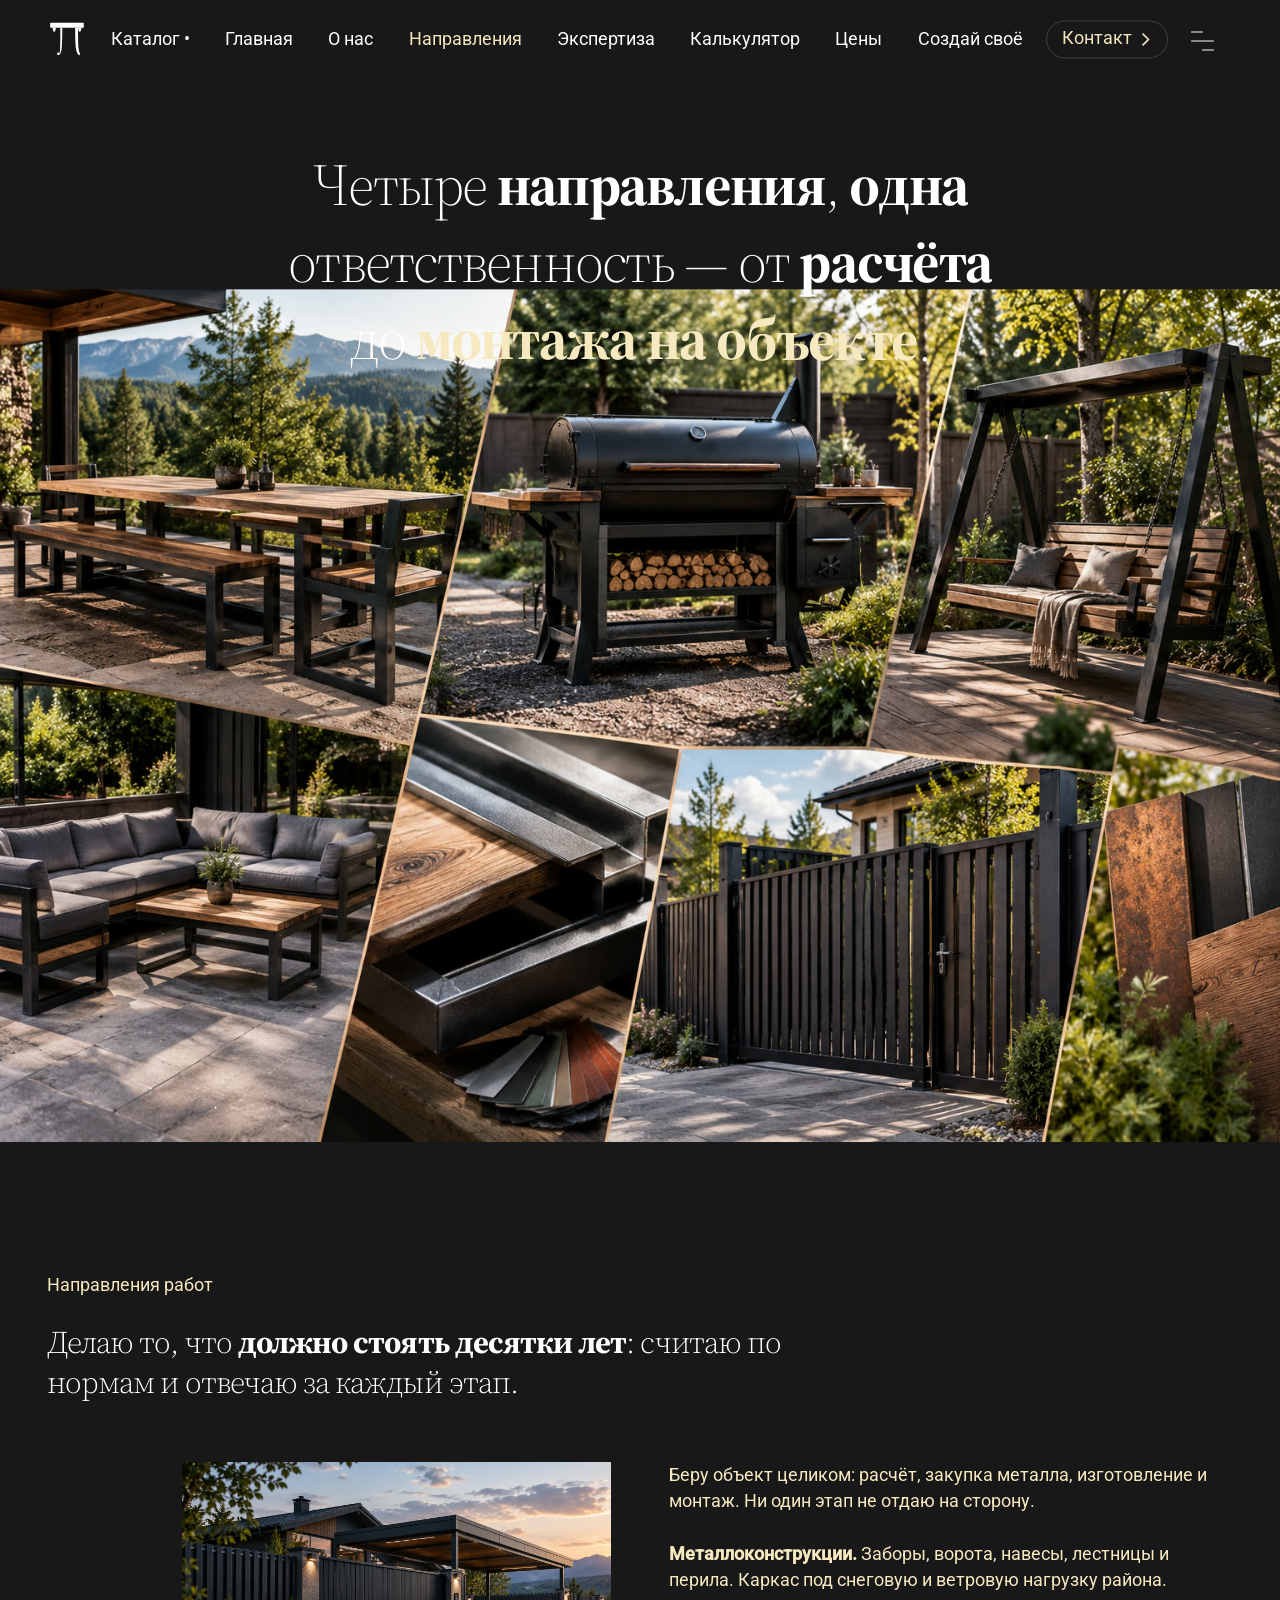
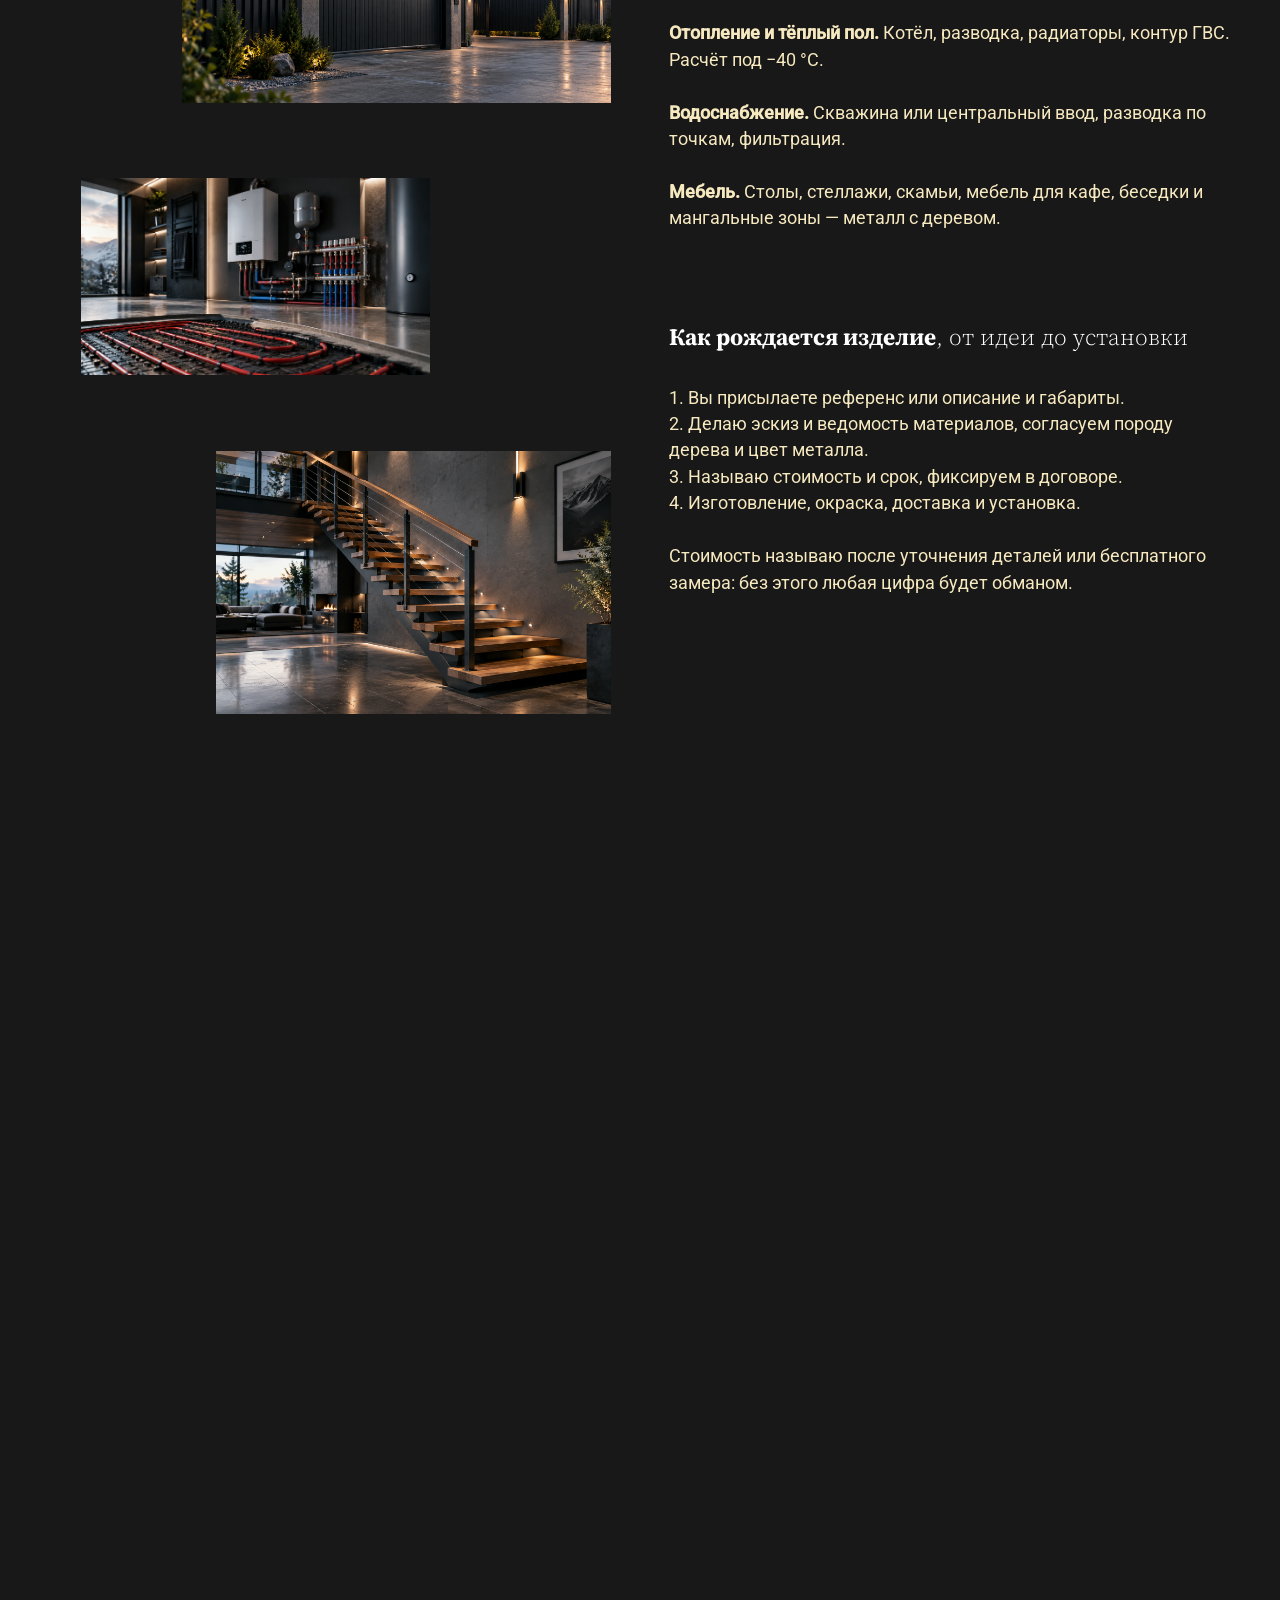
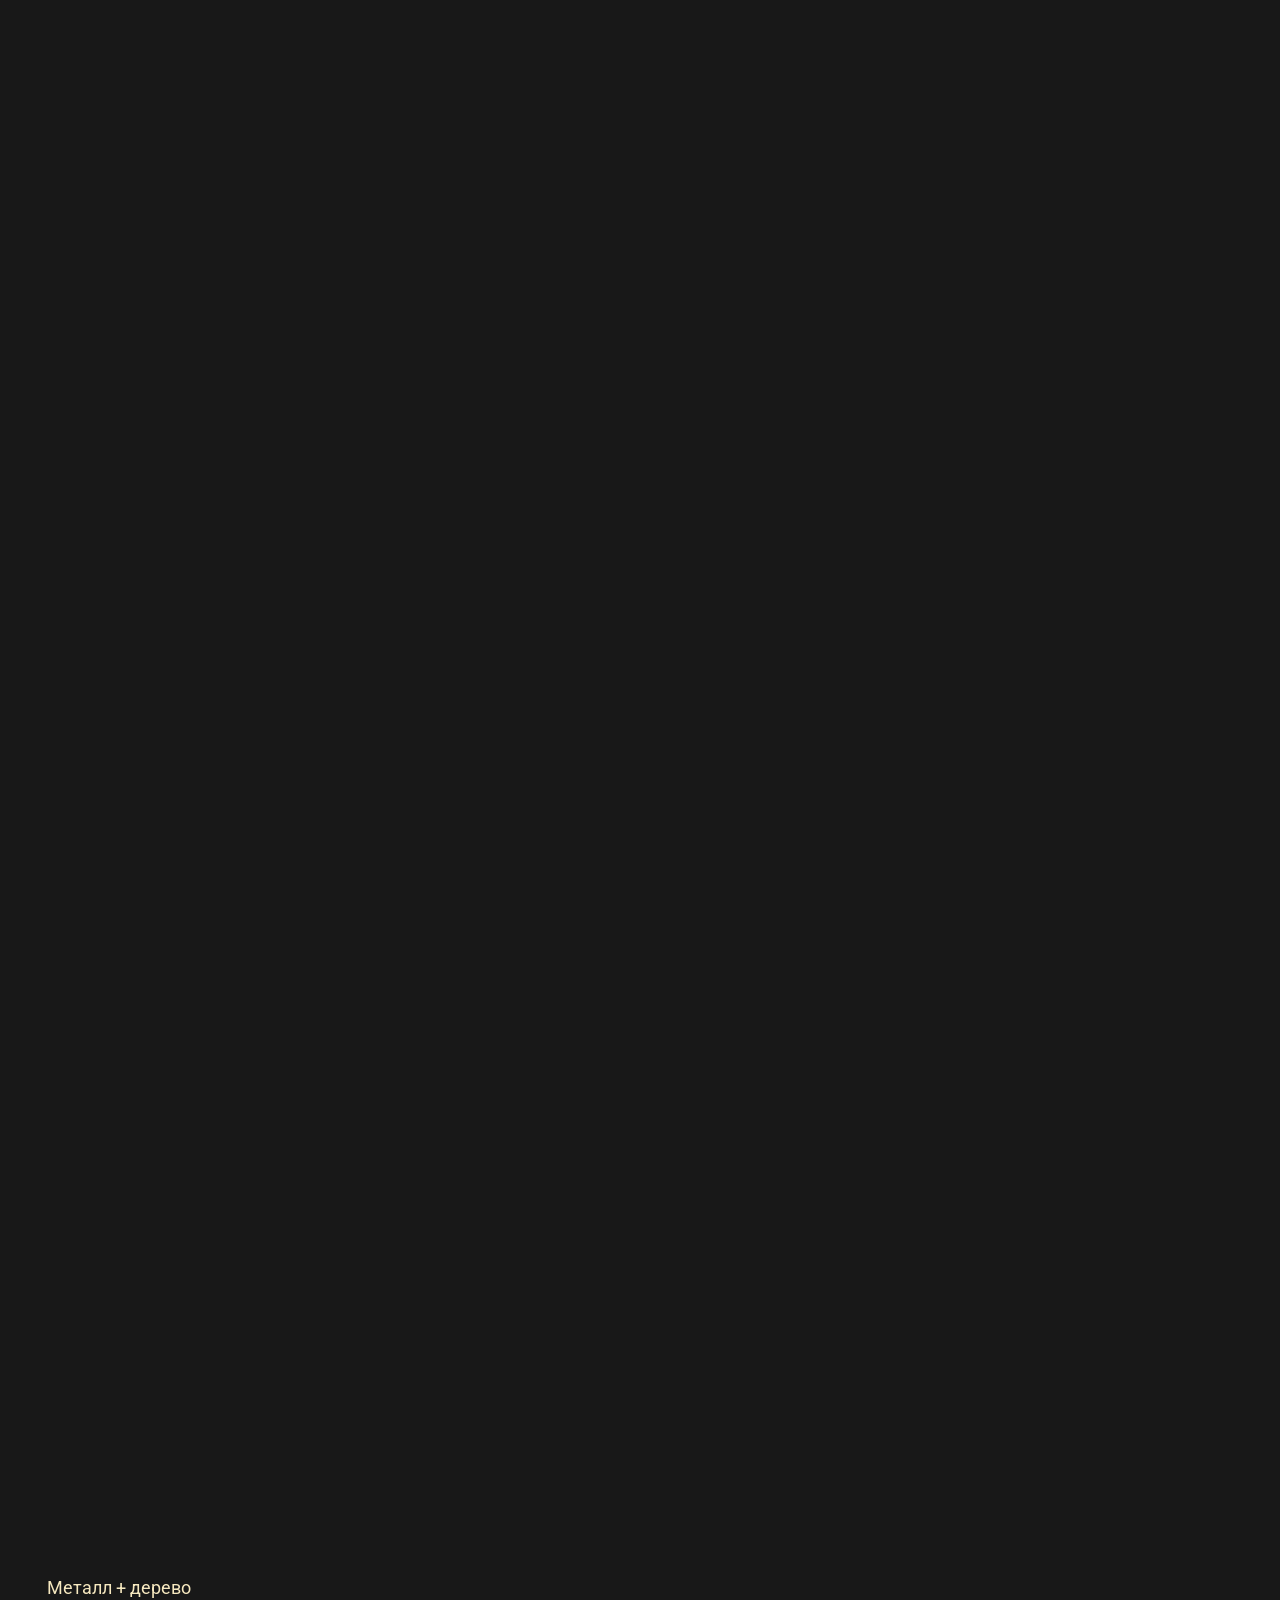
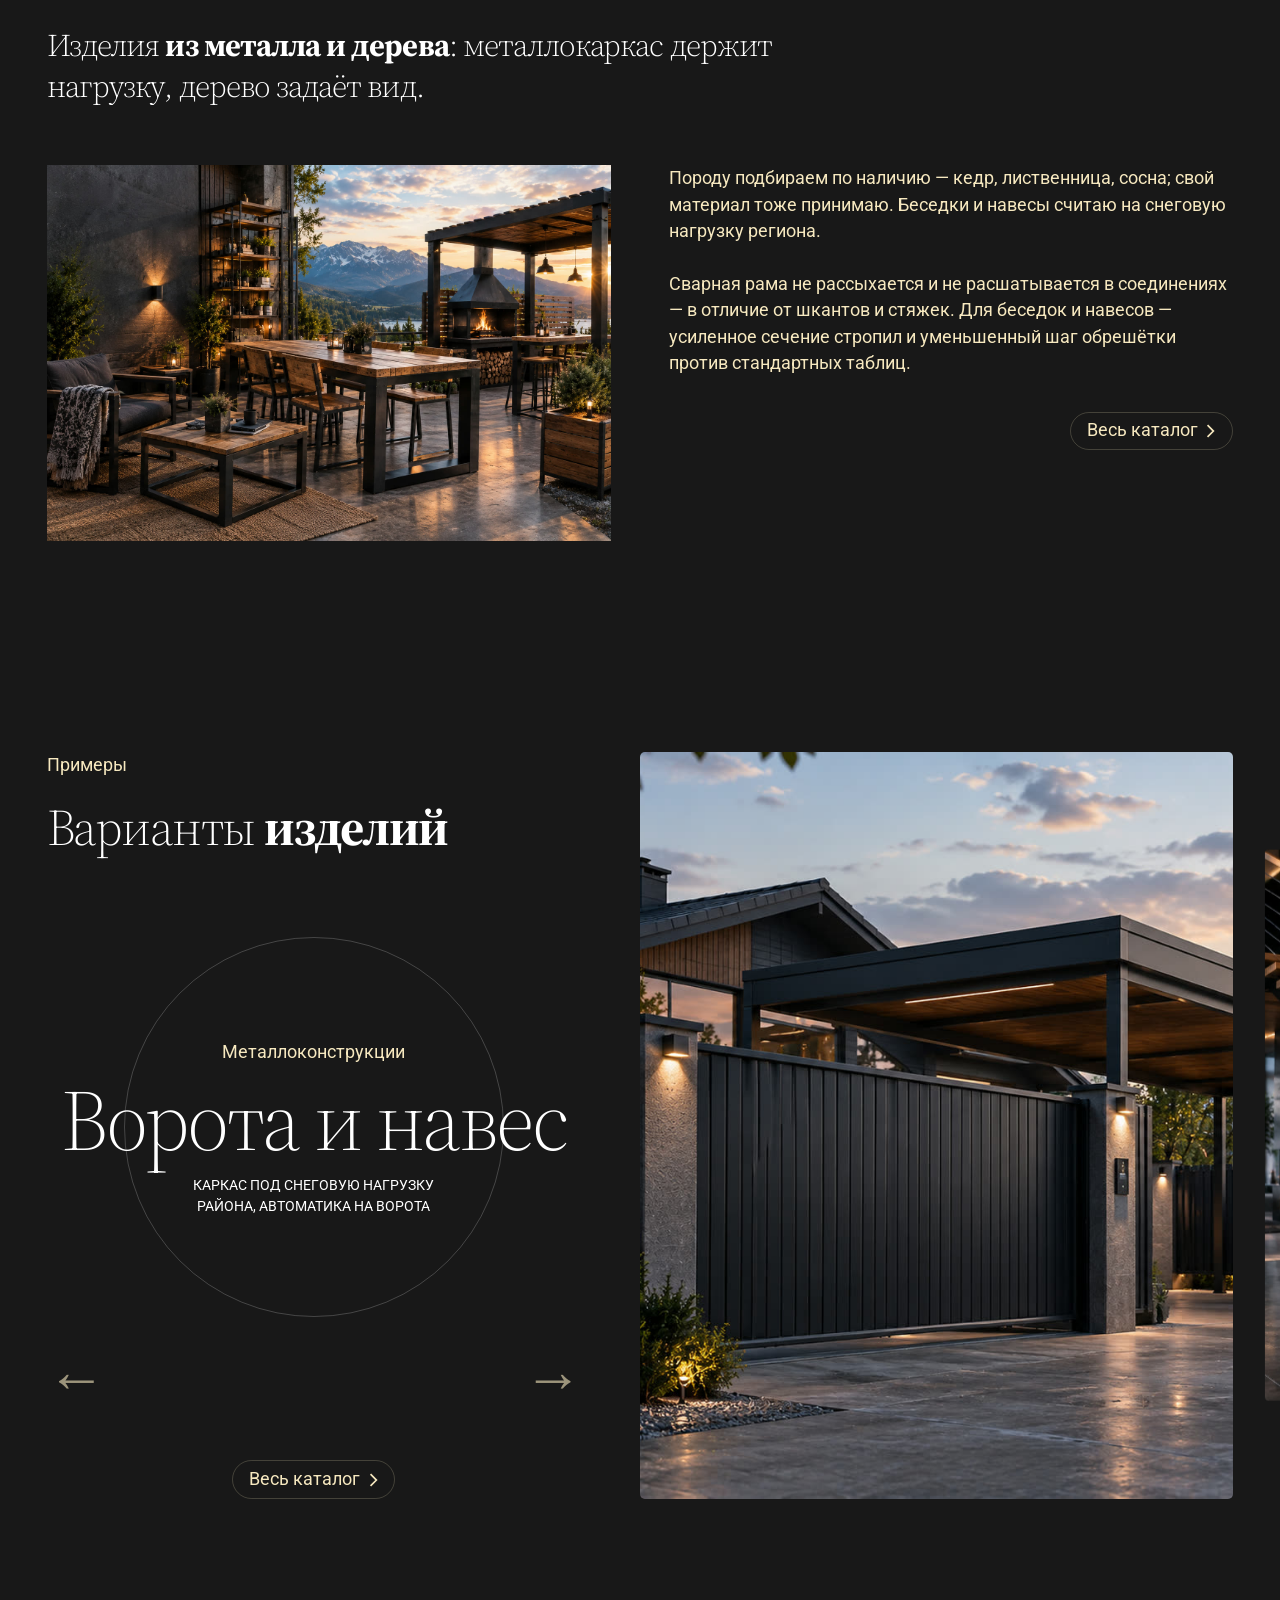
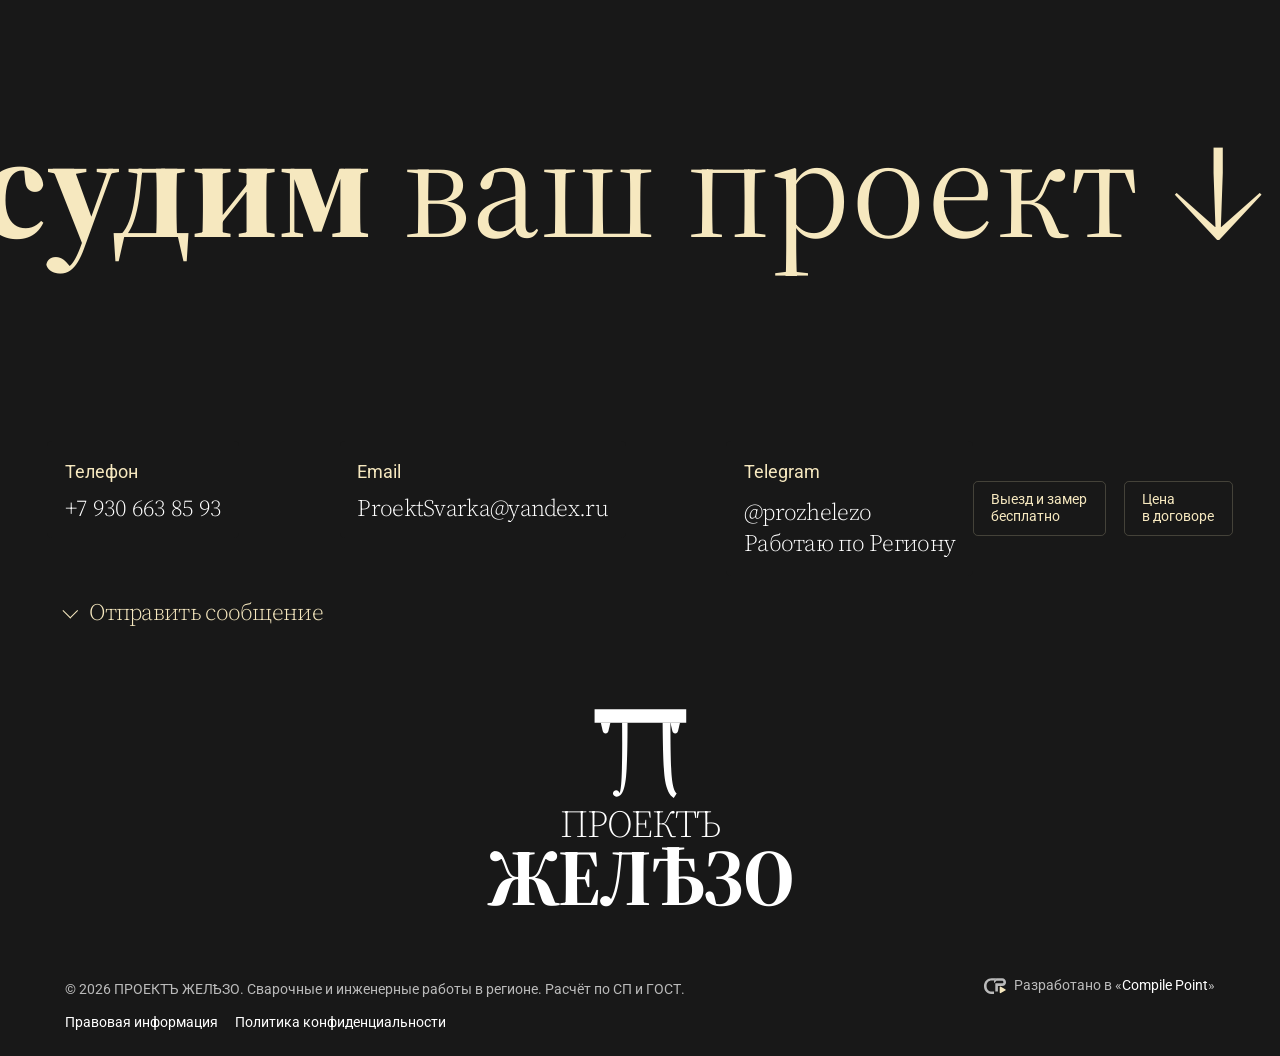
<file: team.html>
<!DOCTYPE html>
<html lang="ru">
<head>
<meta charset="utf-8">
<meta name="viewport" content="width=device-width, initial-scale=1, viewport-fit=cover">
<title>Направления работ по Нижегородской области | ПРОЕКТЪ ЖЕЛѢЗО</title>
<meta name="description" content="Металлоконструкции, отопление, водоснабжение и мебель из металла с деревом. Выезд по Нижегородской области.">
<meta name="theme-color" content="#181818">
<link rel="canonical" href="https://zhelezo.pro/team">
<meta property="og:type" content="website">
<meta property="og:site_name" content="ПРОЕКТЪ ЖЕЛѢЗО">
<meta property="og:locale" content="ru_RU">
<meta property="og:title" content="Направления работ по Нижегородской области | ПРОЕКТЪ ЖЕЛѢЗО">
<meta property="og:description" content="Металлоконструкции, отопление, водоснабжение и мебель из металла с деревом. Выезд по Нижегородской области.">
<meta property="og:url" content="https://zhelezo.pro/team">
<meta property="og:image" content="https://zhelezo.pro/assets/photo/photo-2026-10-03.jpg"><meta property="og:image:width" content="1280"><meta property="og:image:height" content="719"><meta property="og:image:alt" content="Наши работы — металлоконструкции и изделия">
<meta name="twitter:card" content="summary_large_image">
<meta name="geo.region" content="RU-NIZ">
<meta name="geo.placename" content="Воротынский муниципальный округ">
<meta name="geo.position" content="56.0520;45.8660">
<meta name="ICBM" content="56.0520, 45.8660">
<!-- Yandex.Metrika counter -->
<script type="text/javascript">
    (function(m,e,t,r,i,k,a){
        m[i]=m[i]||function(){(m[i].a=m[i].a||[]).push(arguments)};
        m[i].l=1*new Date();
        for (var j = 0; j < document.scripts.length; j++) {if (document.scripts[j].src === r) { return; }}
        k=e.createElement(t),a=e.getElementsByTagName(t)[0],k.async=1,k.src=r,a.parentNode.insertBefore(k,a)
    })(window, document,'script','https://mc.yandex.ru/metrika/tag.js?id=113285300', 'ym');

    ym(113285300, 'init', {ssr:true, webvisor:true, clickmap:true, ecommerce:"dataLayer", referrer: document.referrer, url: location.href, accurateTrackBounce:true, trackLinks:true});
</script>
<!-- /Yandex.Metrika counter -->
<link rel="icon" type="image/svg+xml" href="data:image/svg+xml,%3Csvg%20xmlns%3D%22http%3A%2F%2Fwww.w3.org%2F2000%2Fsvg%22%20viewBox%3D%220%200%2064%2064%22%20fill%3D%22none%22%3E%3Crect%20width%3D%2264%22%20height%3D%2264%22%20rx%3D%2212%22%20fill%3D%22%23181818%22%2F%3E%3Cg%20transform%3D%22translate(32%2034.5)%20scale(.95)%20translate(-32%20-34.5)%22%3E%3Cg%20fill%3D%22%23f6e8bf%22%3E%0A%3Cpath%20d%3D%22M8.5%2012.4h47v6.9h-47z%22%2F%3E%0A%3Cpath%20d%3D%22M11.7%2019.3h4.9l-1%204.3c-.2.85-.65%201.25-1.45%201.25s-1.25-.4-1.45-1.25z%22%2F%3E%0A%3Cpath%20d%3D%22M47.4%2019.3h4.9l-1%204.3c-.2.85-.65%201.25-1.45%201.25s-1.25-.4-1.45-1.25z%22%2F%3E%0A%3Cpath%20d%3D%22M20.6%2019.3h4.8c0%2013.2-.25%2022.4-.75%2027.6-.5%205.1-1.5%208.4-3%209.7-1.05.9-2.15.95-3.05.25-.8-.6-.9-1.6-.2-2.3.7-.7%201.65-.7%202.35-.05.3.28.5.6.62.98.42-1.25.72-3.4.9-6.5.32-5.3.5-15.2.33-29.68z%22%2F%3E%0A%3Cpath%20d%3D%22M39.8%2019.3h7.6c0%2013.4.22%2022.7.68%2027.9.42%204.6%201.25%207.4%202.52%208.4l-1.5%202.4c-2.2-1.4-3.65-4.35-4.42-8.85-.8-4.7-1.15-14.6-1.28-29.85z%22%2F%3E%0A%3C%2Fg%3E%3C%2Fg%3E%3C%2Fsvg%3E">
<script>
  // Анимации появления включаются только при работающем JS; если скрипты не загрузились за 8 секунд — показываем страницу как есть
  document.documentElement.classList.add('js');
  setTimeout(function () {
    if (window.__siteReady) return;
    document.documentElement.classList.remove('js');
    var l = document.getElementById('loader');
    if (l) l.style.display = 'none';
  }, 8000);
</script>
<link rel="preload" href="assets/fonts/roboto-cyrillic-1.woff2" as="font" type="font/woff2" crossorigin>
<link rel="preload" href="assets/fonts/source-serif-4-cyrillic-5.woff2" as="font" type="font/woff2" crossorigin>
<link rel="preload" href="assets/fonts/source-serif-4-cyrillic-ext-4.woff2" as="font" type="font/woff2" crossorigin>
<link rel="stylesheet" href="assets/css/fonts.css">
<link rel="stylesheet" href="assets/css/style.css">
<link rel="stylesheet" href="assets/vendor/swiper-bundle.min.css">
<link rel="stylesheet" href="assets/css/create.css">
<link rel="stylesheet" href="assets/css/message.css">
<link rel="stylesheet" href="assets/css/mobile.css">
</head>
<body class="loading" data-page="team" data-gears="wheels">
<noscript><div><img src="https://mc.yandex.ru/watch/113285300" style="position:absolute; left:-9999px;" alt="" / decoding="async"></div></noscript>
<div class="page">
<button class="to-top" type="button" aria-label="Наверх" data-to-top data-cursor="-fusion"><svg viewBox="0 0 24 24" width="100%" height="100%" fill="none" stroke="currentColor" stroke-width="1.5" aria-hidden="true"><path d="M12 19V5M5.5 11.5 12 5l6.5 6.5"/></svg></button>

<nav class="topbar" id="topbar">
  <section class="topbar__wrap">
    <div class="topbar__inner">
      <div class="topbar__left">
        <a class="brand" href="index.html" aria-label="ПРОЕКТЪ ЖЕЛѢЗО — на главную" title="ПРОЕКТЪ ЖЕЛѢЗО" data-top-item data-cursor="-fusion"><svg viewBox="4 8 56 54" width="100%" height="100%" fill="none" role="img" aria-hidden="true"><g fill="currentColor">
<path d="M8.5 12.4h47v6.9h-47z"/>
<path d="M11.7 19.3h4.9l-1 4.3c-.2.85-.65 1.25-1.45 1.25s-1.25-.4-1.45-1.25z"/>
<path d="M47.4 19.3h4.9l-1 4.3c-.2.85-.65 1.25-1.45 1.25s-1.25-.4-1.45-1.25z"/>
<path d="M20.6 19.3h4.8c0 13.2-.25 22.4-.75 27.6-.5 5.1-1.5 8.4-3 9.7-1.05.9-2.15.95-3.05.25-.8-.6-.9-1.6-.2-2.3.7-.7 1.65-.7 2.35-.05.3.28.5.6.62.98.42-1.25.72-3.4.9-6.5.32-5.3.5-15.2.33-29.68z"/>
<path d="M39.8 19.3h7.6c0 13.4.22 22.7.68 27.9.42 4.6 1.25 7.4 2.52 8.4l-1.5 2.4c-2.2-1.4-3.65-4.35-4.42-8.85-.8-4.7-1.15-14.6-1.28-29.85z"/>
</g></svg></a>

      </div>
      <div class="topbar__right">
        <div class="nav-links"><div class="nav-links__inner">
          <a class="topbar__works" href="works.html" data-open-dropdown aria-controls="dropdown-works" data-cursor="-hidden"><p class="link-u" data-top-item>Каталог •</p></a>
          <a class="link-u" href="index.html" data-top-item data-cursor="-hidden">Главная</a>
          <a class="link-u" href="about.html" data-top-item data-cursor="-hidden">О нас</a>
          <a class="link-u is-current" href="team.html" data-top-item data-cursor="-hidden">Направления</a>
          <a class="link-u" href="expertise.html" data-top-item data-cursor="-hidden">Экспертиза</a>
          <a class="link-u" href="calculator.html" data-top-item data-cursor="-hidden">Калькулятор</a>
          <a class="link-u" href="prices.html" data-top-item data-cursor="-hidden">Цены</a>
          <a class="link-u" href="index.html#create" data-top-item data-cursor="-hidden">Создай своё</a>
        </div></div>
        <div class="topbar__menu" data-top-item>
          <a class="btn-link" href="#contact" data-cursor="-fusion"><div class="btn "><div class="btn__list"><div class="btn__text">Контакт</div><div class="btn__icon"><svg viewBox="0 0 8 12" width="100%" height="100%" fill="none" stroke="currentColor" stroke-width="1.4"><polyline points="1.5,1 6.5,6 1.5,11"/></svg></div></div></div></a>
          <div class="hamburger-wrap" data-cursor="-fusion"><button class="hamburger" type="button" data-open-menu aria-label="Открыть меню" aria-expanded="false"><span></span></button></div>
        </div>
      </div>
    </div>
  </section>
</nav>
<main class="page-main" id="main">

<div class="thero" id="hero-team">
  <h1 class="thero__title" data-split data-chars data-cursor="-fusion-big">Четыре <strong>направления</strong>, <strong>одна</strong> ответственность — от <strong>расчёта</strong> до <span><strong class="c-wheat">монтажа на объекте</strong></span>.</h1>
  <div class="thero__img-wrap" data-parallax><img class="thero__img" src="assets/photo/kollazh-izdeliya.jpg" alt="Мебель, мангал, качели и ворота из металла" width="1536" height="1024" decoding="async" loading="lazy"></div>
</div>
<section class="story" data-anime-one>
  <div class="container story__inner">
    <div class="sec-head">
      <h2 class="sec-head__sur story__sur">Направления работ</h2>
      <div class="story__title" data-cursor="-fusion">Делаю то, что <strong>должно стоять десятки лет</strong>: считаю по нормам и отвечаю за каждый этап.</div>
    </div>
    <div class="story__grid">
      <div class="story__col-left">
        <div class="story__img-wrap"><img class="story__img" src="assets/photo/zabory-vorota.jpg" alt="Ворота, забор и навес" width="1600" height="900" decoding="async" loading="lazy"></div>
        <div class="story__img-wrap"><img class="story__img" src="assets/photo/otoplenie.jpg" alt="Монтаж отопления" width="1600" height="902" decoding="async" loading="lazy"></div>
        <div class="story__img-wrap"><img class="story__img" src="assets/photo/lestnica.jpg" alt="Лестница на металлокосоуре" width="1536" height="1024" decoding="async" loading="lazy"></div>
      </div>
      <div class="story__col-right">
        <p class="story__text">Беру объект целиком: расчёт, закупка металла, изготовление и монтаж. Ни один этап не отдаю на сторону.<br><br><strong>Металлоконструкции.</strong> Заборы, ворота, навесы, лестницы и перила. Каркас под снеговую и ветровую нагрузку района.<br><br><strong>Отопление и тёплый пол.</strong> Котёл, разводка, радиаторы, контур ГВС. Расчёт под −40 °C.<br><br><strong>Водоснабжение.</strong> Скважина или центральный ввод, разводка по точкам, фильтрация.<br><br><strong>Мебель.</strong> Столы, стеллажи, скамьи, мебель для кафе, беседки и мангальные зоны — металл с деревом.</p>
        <div class="story__person">
          <h3 class="story__inter" data-cursor="-fusion"><strong>Как рождается изделие</strong>, от идеи до установки</h3>
          <p class="story__text">1. Вы присылаете референс или описание и габариты.<br>2. Делаю эскиз и ведомость материалов, согласуем породу дерева и цвет металла.<br>3. Называю стоимость и срок, фиксируем в договоре.<br>4. Изготовление, окраска, доставка и установка.<br><br>Стоимость называю после уточнения деталей или бесплатного замера: без этого любая цифра будет обманом.</p>
        </div>
      </div>
    </div>
  </div>
</section>
<div class="about-spacer" data-anime-two></div>

<div class="about">
  <div class="about__intro">
    <div class="about__wheel"><svg class="wheel" viewBox="0 0 100 60" width="100%" height="100%" fill="none" stroke="currentColor"><g class="wheel__spin"><circle cx="50" cy="50" r="44" stroke-width="3" stroke-dasharray="6 5"/><circle cx="50" cy="50" r="34" stroke-width="1.5"/></g></svg></div>
    <h2 class="about__intro-txt">Металл <strong>держит нагрузку</strong><br>дерево <strong>задаёт вид</strong>, а расчёт <strong>делает конструкцию надёжной</strong></h2>
  </div>
  <div class="about__columns"><div class="about__col"><div class="about__column"><div class="about__item"><img class="about__img" src="assets/photo/zabory-vorota.jpg" alt="" width="1600" height="900" decoding="async" loading="lazy"></div><div class="about__item"><img class="about__img" src="assets/photo/lestnica.jpg" alt="" width="1536" height="1024" decoding="async" loading="lazy"></div><div class="about__item"><img class="about__img" src="assets/photo/otoplenie.jpg" alt="" width="1600" height="902" decoding="async" loading="lazy"></div></div></div><div class="about__col"><div class="about__column"><div class="about__item"><img class="about__img" src="assets/photo/terrasa-loft.jpg" alt="" width="1536" height="1024" decoding="async" loading="lazy"></div><div class="about__item"><img class="about__img" src="assets/photo/stol-obedenny.jpg" alt="" width="1536" height="1024" decoding="async" loading="lazy"></div><div class="about__item"><img class="about__img" src="assets/photo/vodosnabzhenie.jpg" alt="" width="1536" height="1024" decoding="async" loading="lazy"></div><div class="about__item"><img class="about__img" src="assets/photo/mangaly.jpg" alt="" width="1600" height="900" decoding="async" loading="lazy"></div></div></div><div class="about__col"><div class="about__column"><div class="about__item"><img class="about__img" src="assets/photo/vorota-zabor.jpg" alt="" width="1600" height="900" decoding="async" loading="lazy"></div><div class="about__item"><img class="about__img" src="assets/photo/stellazhi.jpg" alt="" width="1536" height="1024" decoding="async" loading="lazy"></div><div class="about__item"><img class="about__img" src="assets/photo/mebel-kafe.jpg" alt="" width="1536" height="1024" decoding="async" loading="lazy"></div></div></div><div class="about__col"><div class="about__column"><div class="about__item"><img class="about__img" src="assets/photo/mangalnaya-zona.jpg" alt="" width="1536" height="1024" decoding="async" loading="lazy"></div><div class="about__item"><img class="about__img" src="assets/photo/skami-veshala.jpg" alt="" width="1536" height="1024" decoding="async" loading="lazy"></div><div class="about__item"><img class="about__img" src="assets/photo/izdeliya-iz-metalla.jpg" alt="" width="1536" height="1024" decoding="async" loading="lazy"></div><div class="about__item"><img class="about__img" src="assets/photo/kollazh-izdeliya.jpg" alt="" width="1536" height="1024" decoding="async" loading="lazy"></div></div></div></div>
</div>
<section class="tsec">
  <div class="container tsec__inner">
    <div class="sec-head">
      <h2 class="sec-head__sur story__sur">Металл + дерево</h2>
      <div class="story__title">Изделия <strong>из металла и дерева</strong>: металлокаркас держит нагрузку, дерево задаёт вид.</div>
    </div>
    <div class="tsec__grid">
      <div class="tsec__col-img"><div class="tsec__img-wrap"><img class="tsec__img" src="assets/photo/terrasa-loft.jpg" alt="Терраса с навесом и деревянной обшивкой" width="1536" height="1024" decoding="async" loading="lazy"></div></div>
      <div class="tsec__col">
        <p class="story__text">Породу подбираем по наличию — кедр, лиственница, сосна; свой материал тоже принимаю. Беседки и навесы считаю на снеговую нагрузку региона.<br><br>Сварная рама не рассыхается и не расшатывается в соединениях — в отличие от шкантов и стяжек. Для беседок и навесов — усиленное сечение стропил и уменьшенный шаг обрешётки против стандартных таблиц.</p>
        <div class="tsec__footer"><a class="btn-link" href="works.html" data-cursor="-fusion"><div class="btn "><div class="btn__list"><div class="btn__text">Весь каталог</div><div class="btn__icon"><svg viewBox="0 0 8 12" width="100%" height="100%" fill="none" stroke="currentColor" stroke-width="1.4"><polyline points="1.5,1 6.5,6 1.5,11"/></svg></div></div></div></a></div>
      </div>
    </div>
  </div>
</section>

<section class="sf sf--transparent">
  <div class="container">
    <div class="sf__comp" data-works-slider>
      <div class="sf__list">
        <div class="sec-head">
          <div class="sec-head__sur">Примеры</div>
          <h2 class="sec-head__title">Варианты <strong>изделий</strong></h2>
        </div>
        <div class="sf__body">
          <div class="swiper slist">
            <div class="swiper-wrapper">
              <div class="swiper-slide slist__slide" data-cursor="-fusion">
                <div class="slist__cats"><div class="slist__cat">Металлоконструкции</div></div>
                <a class="slist__title-link clickable-parent" href="works.html"><h3 class="slist__title">Ворота и навес</h3></a>
                <div class="slist__intro">Каркас под снеговую нагрузку района, автоматика на ворота</div>
              </div>
              <div class="swiper-slide slist__slide" data-cursor="-fusion">
                <div class="slist__cats"><div class="slist__cat">Лестницы и перила</div></div>
                <a class="slist__title-link clickable-parent" href="works.html"><h3 class="slist__title">Лестница</h3></a>
                <div class="slist__intro">Металлокосоур с деревянными ступенями и перилами</div>
              </div>
              <div class="swiper-slide slist__slide" data-cursor="-fusion">
                <div class="slist__cats"><div class="slist__cat">Беседки и навесы</div></div>
                <a class="slist__title-link clickable-parent" href="works.html"><h3 class="slist__title">Мангальная зона</h3></a>
                <div class="slist__intro">Уличная кухня под навесом с дровницей и столешницей</div>
              </div>
              <div class="swiper-slide slist__slide" data-cursor="-fusion">
                <div class="slist__cats"><div class="slist__cat">Мебель</div></div>
                <a class="slist__title-link clickable-parent" href="work.html"><h3 class="slist__title">Обеденный стол</h3></a>
                <div class="slist__intro">Массив на сварной раме, скрытое крепление столешницы</div>
              </div>
              <div class="swiper-slide slist__slide" data-cursor="-fusion">
                <div class="slist__cats"><div class="slist__cat">Мебель</div></div>
                <a class="slist__title-link clickable-parent" href="works.html"><h3 class="slist__title">Кровать</h3></a>
                <div class="slist__intro">Массив дерева и металл, порошковая окраска</div>
              </div>
              <div class="swiper-slide slist__slide" data-cursor="-fusion">
                <div class="slist__cats"><div class="slist__cat">Уличная мебель</div></div>
                <a class="slist__title-link clickable-parent" href="works.html"><h3 class="slist__title">Кряж</h3></a>
                <div class="slist__intro">Стол и два кресла. Массив дерева и металл.</div>
              </div>
            </div>
          </div>
          <div class="slist__bottom"><div class="slist__arrows">
            <a class="slist__arrow js-prev" href="#" data-cursor="-fusion" aria-label="Назад">←</a>
            <a class="slist__arrow js-next" href="#" data-cursor="-fusion" aria-label="Вперёд">→</a>
          </div></div>
        </div>
        <div class="sf__footer"><a class="btn-link" href="works.html" data-cursor="-fusion"><div class="btn "><div class="btn__list"><div class="btn__text">Весь каталог</div><div class="btn__icon"><svg viewBox="0 0 8 12" width="100%" height="100%" fill="none" stroke="currentColor" stroke-width="1.4"><polyline points="1.5,1 6.5,6 1.5,11"/></svg></div></div></div></a></div>
      </div>
      <div class="sf__photo">
        <div class="sphoto__overflow"><div>
          <div class="swiper sphoto">
            <div class="swiper-wrapper">
              <div class="swiper-slide">
                <div class="sphoto__card">
                  <img class="sphoto__img" src="assets/photo/zabory-vorota.jpg" alt="Ворота и навес" data-zoom data-cursor-text="Увеличить" width="1600" height="900" decoding="async" loading="lazy">
                </div>
              </div>
              <div class="swiper-slide">
                <div class="sphoto__card">
                  <img class="sphoto__img" src="assets/photo/lestnica.jpg" alt="Лестница" data-zoom data-cursor-text="Увеличить" width="1536" height="1024" decoding="async" loading="lazy">
                </div>
              </div>
              <div class="swiper-slide">
                <div class="sphoto__card">
                  <img class="sphoto__img" src="assets/photo/mangalnaya-zona.jpg" alt="Мангальная зона" data-zoom data-cursor-text="Увеличить" width="1536" height="1024" decoding="async" loading="lazy">
                </div>
              </div>
              <div class="swiper-slide">
                <div class="sphoto__card">
                  <img class="sphoto__img" src="assets/photo/stol-obedenny.jpg" alt="Обеденный стол" data-zoom data-cursor-text="Увеличить" width="1536" height="1024" decoding="async" loading="lazy">
                </div>
              </div>
              <div class="swiper-slide">
                <div class="sphoto__card">
                  <img class="sphoto__img" src="assets/photo/krovat.jpg" alt="Кровать" data-zoom data-cursor-text="Увеличить" width="1536" height="1024" decoding="async" loading="lazy">
                </div>
              </div>
              <div class="swiper-slide">
                <div class="sphoto__card">
                  <img class="sphoto__img" src="assets/photo/krjadg.jpg" alt="Кряж" data-zoom data-cursor-text="Увеличить" width="1536" height="1024" decoding="async" loading="lazy">
                </div>
              </div>
            </div>
          </div>
        </div></div>
      </div>
    </div>
  </div>
</section>
</main>

<div class="footer">
  <section class="footer__main">
    <div class="marquee" data-marquee data-cursor="-fusion-big">
      <div class="marquee__wrap">
        <div class="marquee__panel" data-marquee-panel><div class="marquee__text"><strong>Обсудим</strong> ваш проект ↓</div></div>
        <div class="marquee__panel" data-marquee-panel><div class="marquee__text"><strong>Обсудим</strong> ваш проект ↓</div></div>
      </div>
    </div>
    <div class="footer__contact" id="contact">
      <div class="footer__grid">
        <div class="footer__content">
          <a class="fcard" href="tel:+79306638593" data-cursor="-fusion"><h3 class="fcard__title">Телефон</h3><div class="fcard__value">+7 930 663 85 93</div></a>
          <a class="fcard" href="mailto:ProektSvarka@yandex.ru" data-cursor="-fusion"><h3 class="fcard__title">Email</h3><div class="fcard__value">ProektSvarka@yandex.ru</div></a>
          <div class="footer__address">
            <a class="fcard" href="https://t.me/prozhelezo" target="_blank" rel="noopener" data-cursor="-fusion"><h3 class="fcard__title">Telegram</h3><div class="fcard__value fcard__value--lh">@prozhelezo<br>Работаю по Региону</div></a>
            <div class="labels">
              <div class="labels__chip">Выезд и замер<br>бесплатно</div>
              <div class="labels__chip">Цена<br>в договоре</div>
            </div>
          </div>
        </div>
      <div class="footer__msg" data-msg>
        <button class="footer__msg-toggle link-u" type="button" data-msg-toggle aria-expanded="false" aria-controls="msg-panel" data-cursor="-hidden">Отправить сообщение</button>
        <div class="footer__msg-panel" id="msg-panel" data-msg-panel aria-hidden="true">
          <div class="footer__msg-clip">
            <form class="mform" data-msg-form novalidate>
              <div class="cform__head">
                <label class="cform__label" for="msg-text">Ваше сообщение</label>
                <div class="cform__count"><span data-msg-count>0</span> / 2000</div>
              </div>
              <textarea class="cform__textarea" id="msg-text" name="message" maxlength="2000" data-msg-text data-lenis-prevent data-cursor="-hidden" placeholder="Опишите, что нужно сделать: изделие, размеры, адрес объекта…"></textarea>
              <input class="mform__input" type="text" name="contact" maxlength="200" autocomplete="off" data-msg-contact data-cursor="-hidden" placeholder="Телефон или Telegram для ответа" aria-label="Телефон или Telegram для ответа">
              <input class="mform__trap" type="text" name="website" tabindex="-1" autocomplete="off" aria-hidden="true" data-msg-trap>
              <div class="cform__submit-row">
                <button class="btn btn--solid cform__submit" type="submit" data-msg-submit data-cursor="-fusion">
                  <span class="btn__list"><span class="btn__text" data-msg-submit-text>Отправить</span><span class="btn__icon"><svg viewBox="0 0 8 12" width="100%" height="100%" fill="none" stroke="currentColor" stroke-width="1.4"><polyline points="1.5,1 6.5,6 1.5,11"/></svg></span></span>
                </button>
                <div class="cform__status" role="status" aria-live="polite" data-msg-status></div>
              </div>
            </form>
          </div>
        </div>
      </div>
      </div>
      <div class="footer__logo-wrap"><a href="index.html" aria-label="ПРОЕКТЪ ЖЕЛѢЗО"><div class="footer__logo" data-cursor="-fusion"><svg viewBox="0 0 350 232" width="100%" height="100%" fill="none" role="img" aria-hidden="true"><g transform="translate(113 0) scale(1.95)"><g fill="currentColor">
<path d="M8.5 12.4h47v6.9h-47z"/>
<path d="M11.7 19.3h4.9l-1 4.3c-.2.85-.65 1.25-1.45 1.25s-1.25-.4-1.45-1.25z"/>
<path d="M47.4 19.3h4.9l-1 4.3c-.2.85-.65 1.25-1.45 1.25s-1.25-.4-1.45-1.25z"/>
<path d="M20.6 19.3h4.8c0 13.2-.25 22.4-.75 27.6-.5 5.1-1.5 8.4-3 9.7-1.05.9-2.15.95-3.05.25-.8-.6-.9-1.6-.2-2.3.7-.7 1.65-.7 2.35-.05.3.28.5.6.62.98.42-1.25.72-3.4.9-6.5.32-5.3.5-15.2.33-29.68z"/>
<path d="M39.8 19.3h7.6c0 13.4.22 22.7.68 27.9.42 4.6 1.25 7.4 2.52 8.4l-1.5 2.4c-2.2-1.4-3.65-4.35-4.42-8.85-.8-4.7-1.15-14.6-1.28-29.85z"/>
</g></g><text x="175" y="152" text-anchor="middle" fill="currentColor" font-family="'Source Serif 4',Georgia,serif" font-size="38" font-weight="300" letter-spacing="-1">ПРОЕКТЪ</text><text x="175" y="220" text-anchor="middle" fill="currentColor" font-family="'Source Serif 4',Georgia,serif" font-size="80" font-weight="700" letter-spacing="-2">ЖЕЛѢЗО</text></svg></div></a></div>
      <div class="footer__mentions">
        <div class="footer__copy">© <span class="js-year">2026</span> ПРОЕКТЪ ЖЕЛѢЗО. Сварочные и инженерные работы в регионе. Расчёт по СП и ГОСТ.</div>
        <a class="fcredit" href="https://compilepoint.space/" target="_blank" rel="noopener" data-cursor="-hidden"><span class="fcredit__mark"><svg viewBox="16 17 148 108" width="100%" height="100%" role="img" aria-hidden="true">
<g fill="currentColor"><path d="M22 72C22 43 43 23 70 23H99L84 38H70C51 38 38 51 38 72C38 93 51 106 70 106H84V121H68C42 121 22 101 22 72Z"/><path d="M84 38L99 23H134C149 23 158 34 158 48C158 62 149 72 135 72H108V106H92V55H134C139 55 142 52 142 48C142 43 139 39 134 39H99L84 54V38Z"/></g>
<path d="M126 76L153 91C157 93 157 98 153 100L126 115C122 117 119 114 119 110V81C119 77 122 74 126 76Z" fill="var(--wheat)"/>
</svg></span><span class="fcredit__txt">Разработано в «<strong>Compile Point</strong>»</span></a>
        <div class="footer__legal">
          <a class="link-u" href="legal.html">Правовая информация</a>
          <a class="link-u" href="privacy.html">Политика конфиденциальности</a>
        </div>
      </div>
    </div>
  </section>
</div>

<div class="overlay" id="overlay" aria-hidden="true">
  <section class="overlay__header">
    <div class="topbar__inner">
      <div class="topbar__left"><a class="brand brand--overlay" href="index.html" data-cursor="-fusion"><svg viewBox="4 8 56 54" width="100%" height="100%" fill="none" role="img" aria-hidden="true"><g fill="currentColor">
<path d="M8.5 12.4h47v6.9h-47z"/>
<path d="M11.7 19.3h4.9l-1 4.3c-.2.85-.65 1.25-1.45 1.25s-1.25-.4-1.45-1.25z"/>
<path d="M47.4 19.3h4.9l-1 4.3c-.2.85-.65 1.25-1.45 1.25s-1.25-.4-1.45-1.25z"/>
<path d="M20.6 19.3h4.8c0 13.2-.25 22.4-.75 27.6-.5 5.1-1.5 8.4-3 9.7-1.05.9-2.15.95-3.05.25-.8-.6-.9-1.6-.2-2.3.7-.7 1.65-.7 2.35-.05.3.28.5.6.62.98.42-1.25.72-3.4.9-6.5.32-5.3.5-15.2.33-29.68z"/>
<path d="M39.8 19.3h7.6c0 13.4.22 22.7.68 27.9.42 4.6 1.25 7.4 2.52 8.4l-1.5 2.4c-2.2-1.4-3.65-4.35-4.42-8.85-.8-4.7-1.15-14.6-1.28-29.85z"/>
</g></svg></a></div>
      <div class="topbar__right topbar__right--end">
        <div class="topbar__menu">
          <a class="btn-link" href="#contact" data-cursor="-fusion"><div class="btn btn--dark"><div class="btn__list"><div class="btn__text">Контакт</div><div class="btn__icon"><svg viewBox="0 0 8 12" width="100%" height="100%" fill="none" stroke="currentColor" stroke-width="1.4"><polyline points="1.5,1 6.5,6 1.5,11"/></svg></div></div></div></a>
          <div class="hamburger-wrap" data-cursor="-fusion"><button class="hamburger is-active" type="button" data-close-menu aria-label="Закрыть меню"><span></span></button></div>
        </div>
      </div>
    </div>
  </section>
  <section class="overlay__content">
    <div class="overlay__grid">
      <div class="overlay__left">
        <a class="overlay__link" href="works.html" data-split data-chars data-cursor="-fusion">Каталог работ</a>
        <a class="overlay__link" href="index.html" data-split data-chars data-cursor="-fusion">Главная</a>
        <a class="overlay__link" href="about.html" data-split data-chars data-cursor="-fusion">О нас</a>
        <a class="overlay__link is-current" href="team.html" data-split data-chars data-cursor="-fusion">Направления</a>
        <a class="overlay__link" href="expertise.html" data-split data-chars data-cursor="-fusion">Экспертиза</a>
        <a class="overlay__link" href="calculator.html" data-split data-chars data-cursor="-fusion">Калькулятор</a>
        <a class="overlay__link" href="prices.html" data-split data-chars data-cursor="-fusion">Цены</a>
        <a class="overlay__link" href="index.html#create" data-split data-chars data-cursor="-fusion">Создай своё</a>
      </div>
      <div class="overlay__right">
        <a class="ocard" href="tel:+79306638593" data-fade-up data-cursor="-hidden"><h3 class="ocard__title">Телефон</h3><div class="ocard__txt">+7 930 663 85 93</div></a>
        <a class="ocard" href="mailto:ProektSvarka@yandex.ru" data-fade-up data-cursor="-hidden"><h3 class="ocard__title">Email</h3><div class="ocard__txt">ProektSvarka@yandex.ru</div></a>
        <a class="ocard" href="https://t.me/prozhelezo" target="_blank" rel="noopener" data-fade-up data-cursor="-hidden"><h3 class="ocard__title">Telegram</h3><div class="ocard__txt">@prozhelezo<br>Выезд и замер бесплатно</div></a>
      </div>
    </div>
  </section>
  <section class="overlay__footer">
    <div class="overlay__fgrid">
      <div class="overlay__social" data-fade-up>
        <a class="link-u" href="https://t.me/prozhelezo" target="_blank" rel="noopener" data-cursor="-hidden">Telegram</a>
        <a class="link-u" href="tel:+79306638593" data-cursor="-hidden">Позвонить</a>
        <a class="link-u" href="mailto:ProektSvarka@yandex.ru" data-cursor="-hidden">Написать на почту</a>
      </div>
      <div class="overlay__copy-col" data-fade-up><div class="overlay__copy">© <span class="js-year">2026</span> ПРОЕКТЪ ЖЕЛѢЗО. Цена фиксируется в договоре.</div></div>
    </div>
  </section>
</div>

<section class="wmenu" id="dropdown-works" aria-hidden="true">
  <div class="wmenu__wrap">
    <div class="wmenu__grid">
      <div class="wmenu__left">
        <h2 class="wmenu__title" data-cursor="-fusion">Каталог <strong>работ</strong></h2>
        <div class="wmenu__txt">Сварной каркас, дерево, металл — от заборов и навесов до мебели и мангалов. Каркас варю сам, металл — порошковая окраска в любой RAL или патина под лофт.</div>
        <a class="btn-link" href="works.html" data-cursor="-fusion"><div class="btn "><div class="btn__list"><div class="btn__text">Весь каталог</div><div class="btn__icon"><svg viewBox="0 0 8 12" width="100%" height="100%" fill="none" stroke="currentColor" stroke-width="1.4"><polyline points="1.5,1 6.5,6 1.5,11"/></svg></div></div></div></a>
      </div>
      <div class="wmenu__center">
        <h3 class="wmenu__h3">Виды работ</h3>
        <div class="wmenu__list">
          <div class="wmenu__item"><a href="works.html?cat=%D0%9C%D0%B5%D1%82%D0%B0%D0%BB%D0%BB%D0%BE%D0%BA%D0%BE%D0%BD%D1%81%D1%82%D1%80%D1%83%D0%BA%D1%86%D0%B8%D0%B8">Металлоконструкции</a></div>
          <div class="wmenu__item"><a href="works.html?cat=%D0%9B%D0%B5%D1%81%D1%82%D0%BD%D0%B8%D1%86%D1%8B%20%D0%B8%20%D0%BF%D0%B5%D1%80%D0%B8%D0%BB%D0%B0">Лестницы и перила</a></div>
          <div class="wmenu__item"><a href="works.html?cat=%D0%91%D0%B5%D1%81%D0%B5%D0%B4%D0%BA%D0%B8%20%D0%B8%20%D0%BD%D0%B0%D0%B2%D0%B5%D1%81%D1%8B">Беседки и навесы</a></div>
          <div class="wmenu__item"><a href="works.html?cat=%D0%9C%D0%B0%D0%BD%D0%B3%D0%B0%D0%BB%D1%8B%20%D0%B8%20%D0%B3%D1%80%D0%B8%D0%BB%D0%B8">Мангалы и грили</a></div>
          <div class="wmenu__item"><a href="works.html?cat=%D0%9C%D0%B5%D0%B1%D0%B5%D0%BB%D1%8C">Мебель</a></div>
          <div class="wmenu__item"><a href="works.html?cat=%D0%A3%D0%BB%D0%B8%D1%87%D0%BD%D0%B0%D1%8F%20%D0%BC%D0%B5%D0%B1%D0%B5%D0%BB%D1%8C">Уличная мебель</a></div>
          <div class="wmenu__item"><a href="works.html?cat=%D0%98%D0%B7%D0%B4%D0%B5%D0%BB%D0%B8%D1%8F%20%D0%B8%D0%B7%20%D0%BC%D0%B5%D1%82%D0%B0%D0%BB%D0%BB%D0%B0">Изделия из металла</a></div>
          <div class="wmenu__item"><a href="works.html?cat=%D0%9E%D1%82%D0%BE%D0%BF%D0%BB%D0%B5%D0%BD%D0%B8%D0%B5">Отопление</a></div>
          <div class="wmenu__item"><a href="works.html?cat=%D0%92%D0%BE%D0%B4%D0%BE%D1%81%D0%BD%D0%B0%D0%B1%D0%B6%D0%B5%D0%BD%D0%B8%D0%B5">Водоснабжение</a></div>
        </div>
      </div>
      <div class="wmenu__right">
        <h3 class="wmenu__h3">Последний проект</h3>
        <div class="lastp">
          <div class="lastp__left"><a class="clickable-parent" href="works.html" data-cursor-text="Смотреть"><h4 class="lastp__title" data-cursor="-fusion">Кровать</h4></a></div>
          <div class="lastp__img-wrap"><img class="lastp__img" src="assets/photo/krovat2.jpg" alt="Деревянная кровать на металлическом каркасе" width="1536" height="1024" decoding="async" loading="lazy"></div>
        </div>
      </div>
    </div>
  </div>
</section>
<div class="loader loader--inner" id="loader"></div>
</div>
<script src="assets/vendor/gsap.min.js"></script>
<script src="assets/vendor/ScrollTrigger.min.js"></script>
<script src="assets/vendor/lenis.min.js"></script>
<script src="assets/vendor/split-type.min.js"></script>
<script src="assets/vendor/swiper-bundle.min.js"></script>
<script src="assets/js/main.js"></script>
<script src="assets/js/message.js"></script>
</body>
</html>
</file>
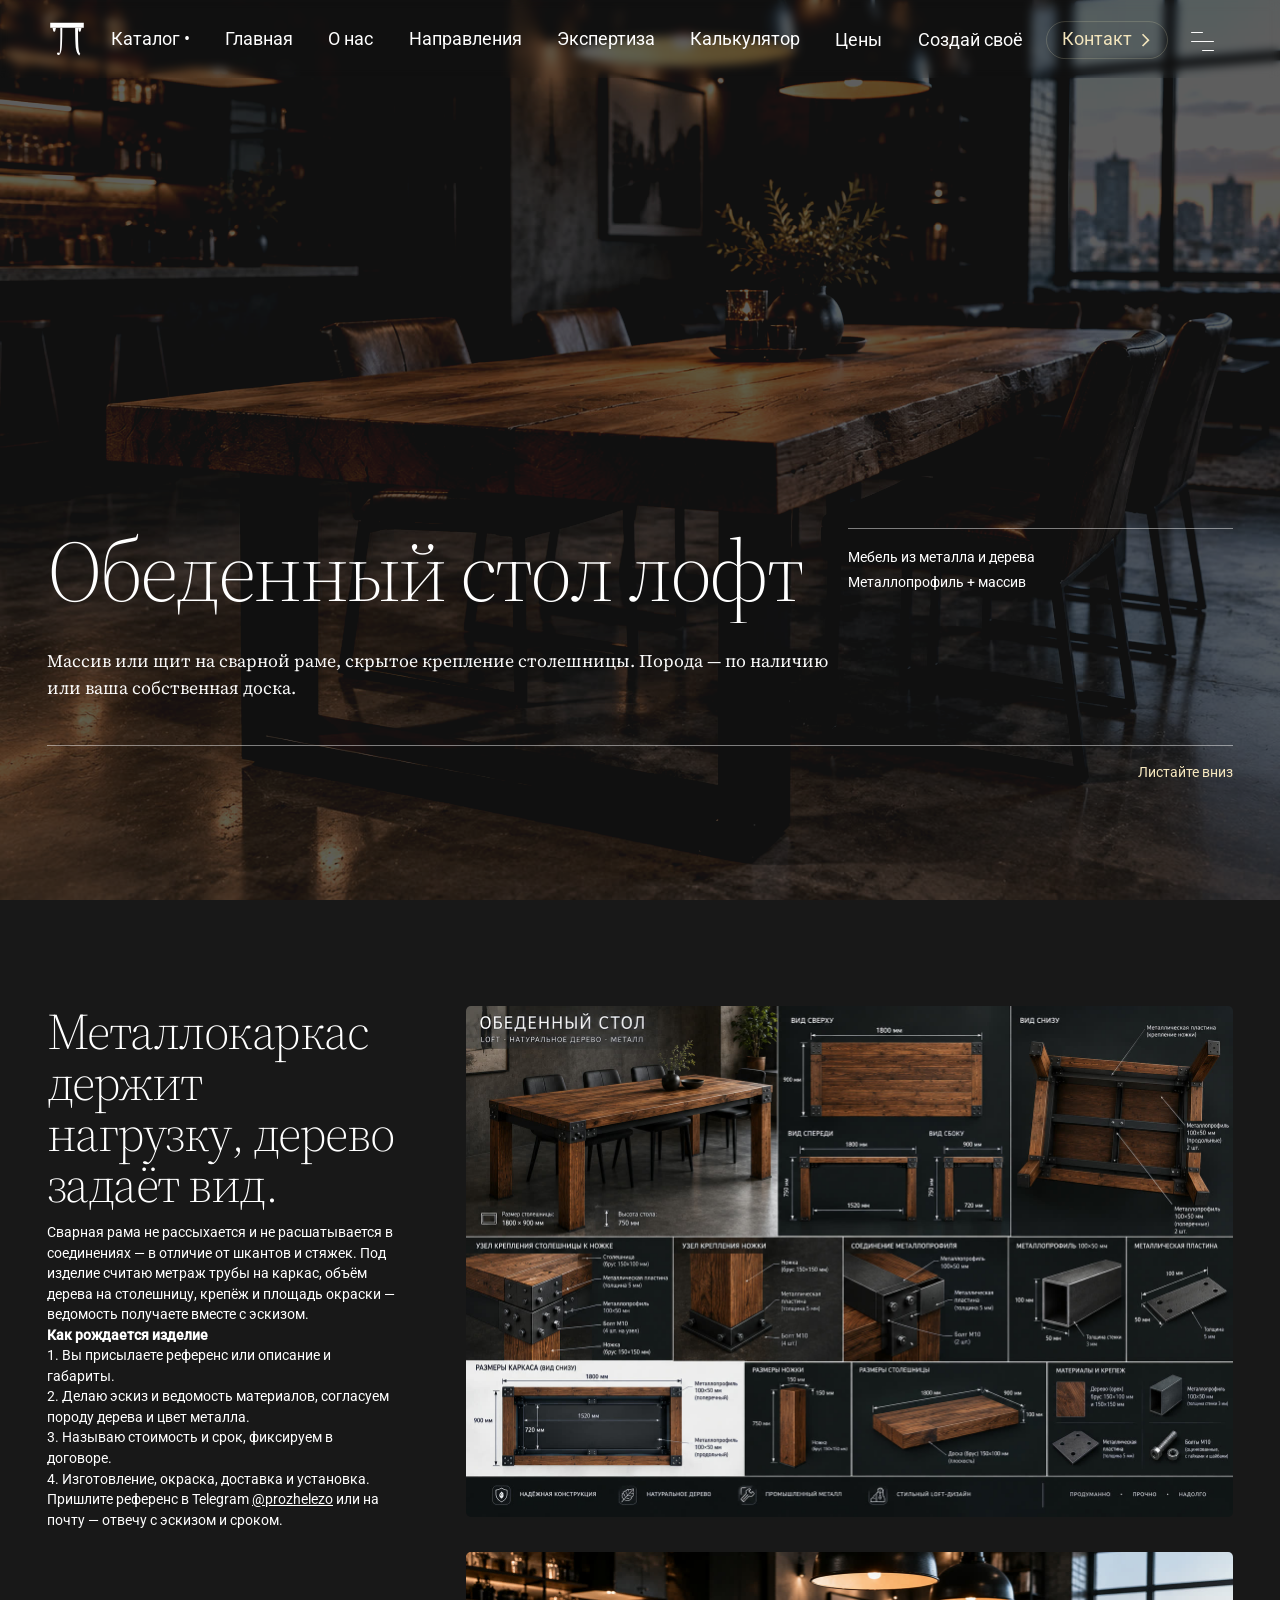
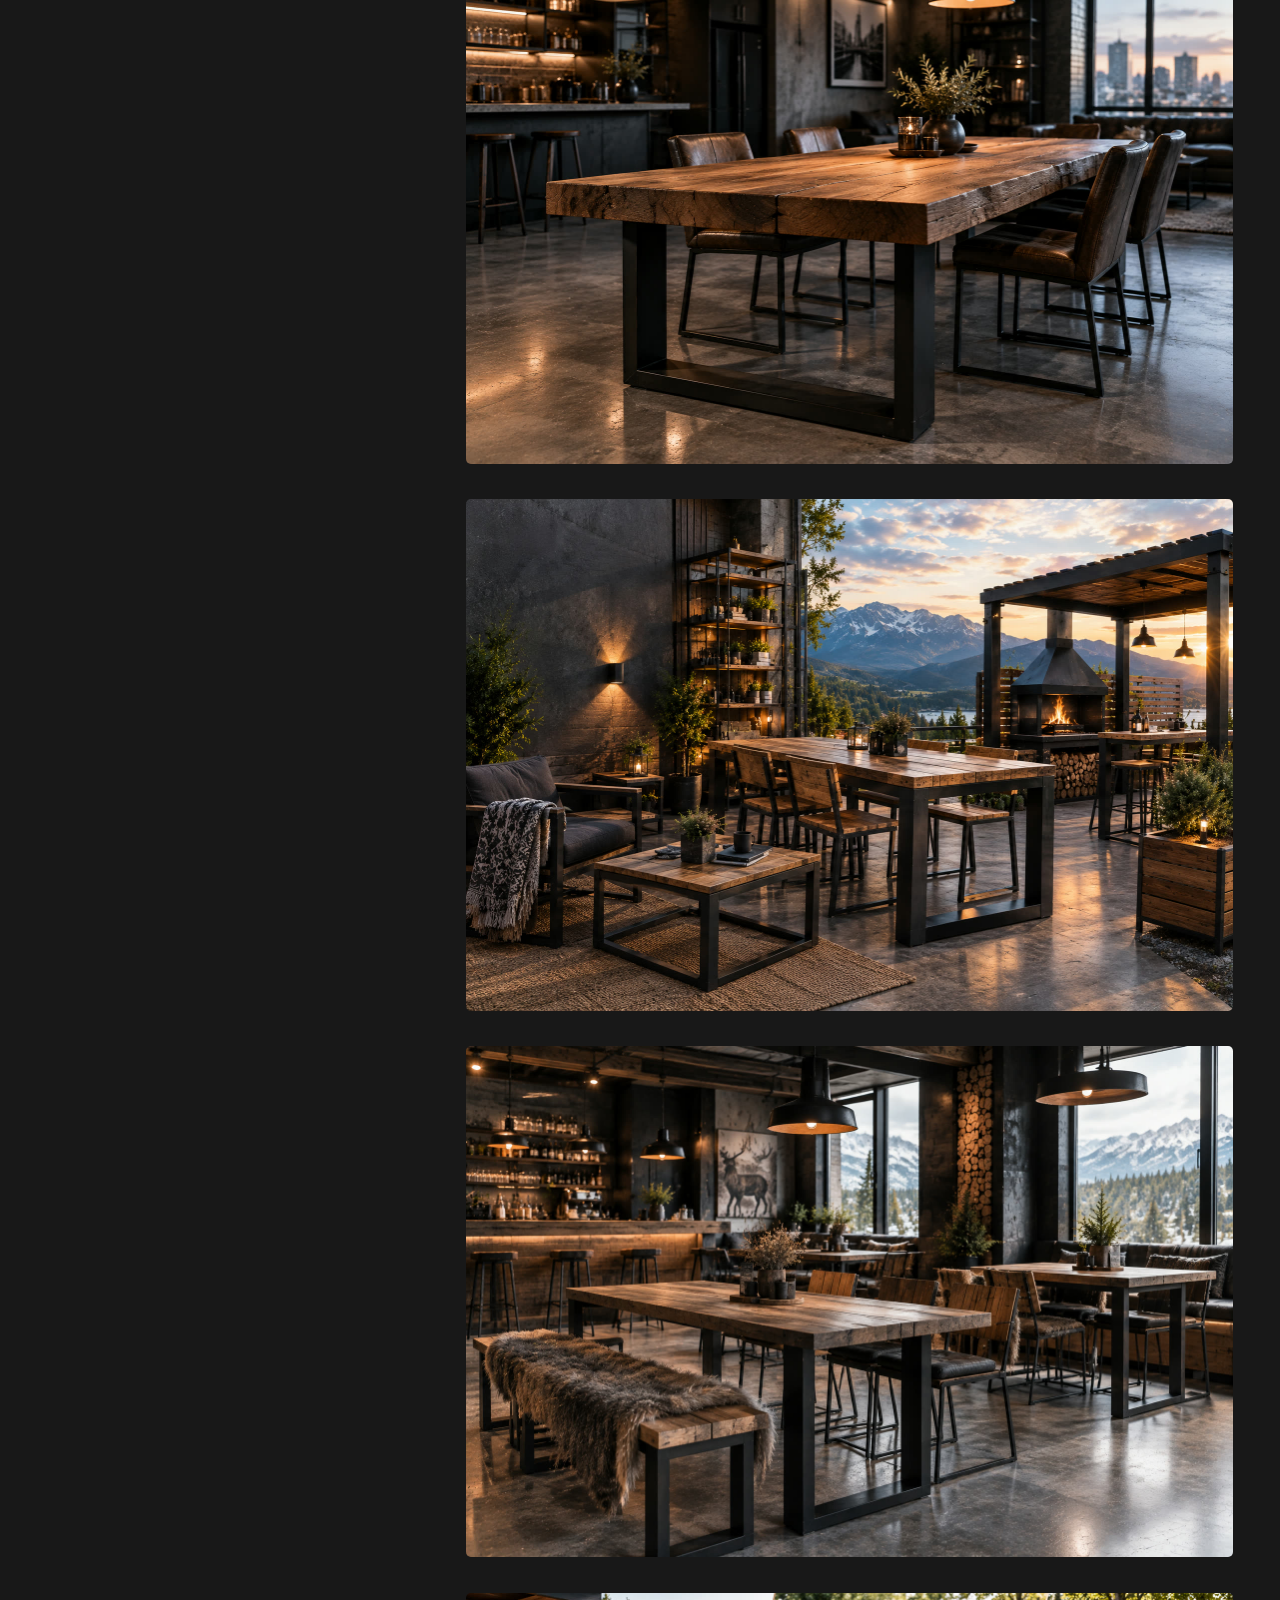
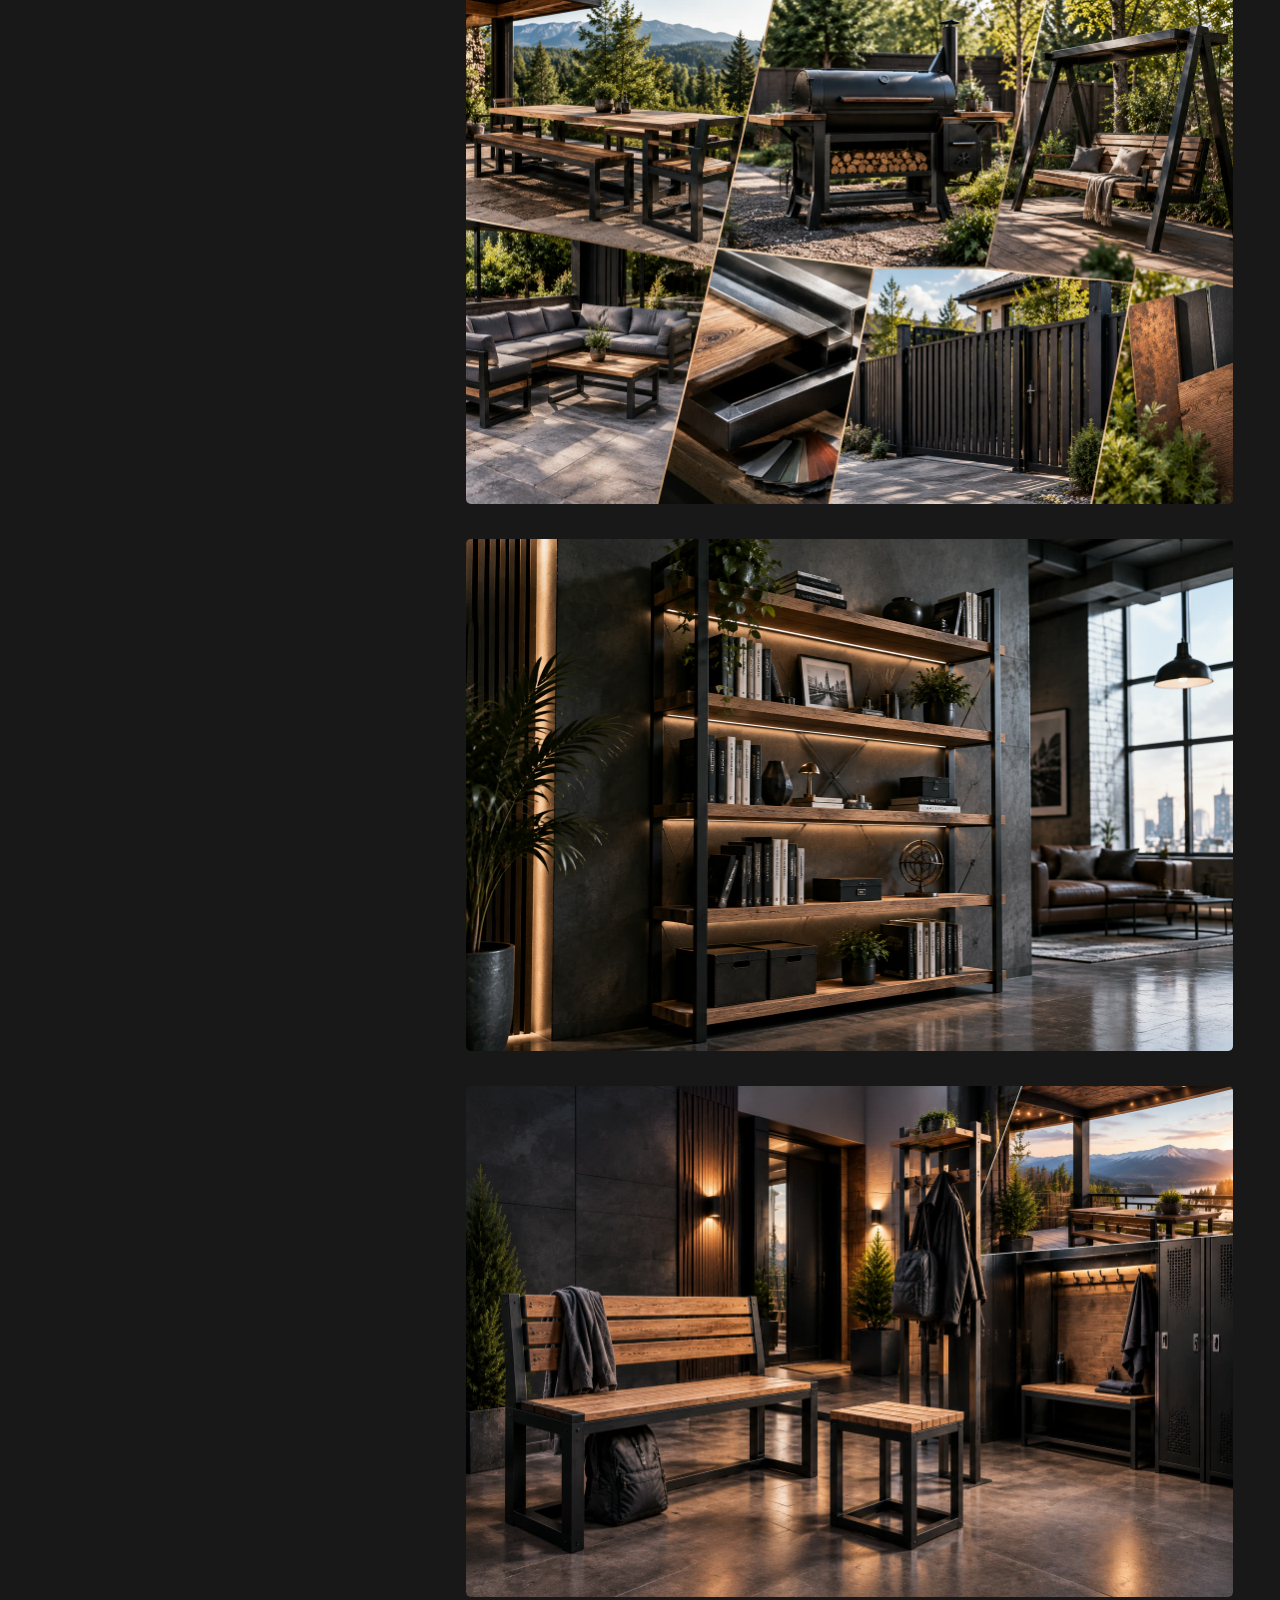
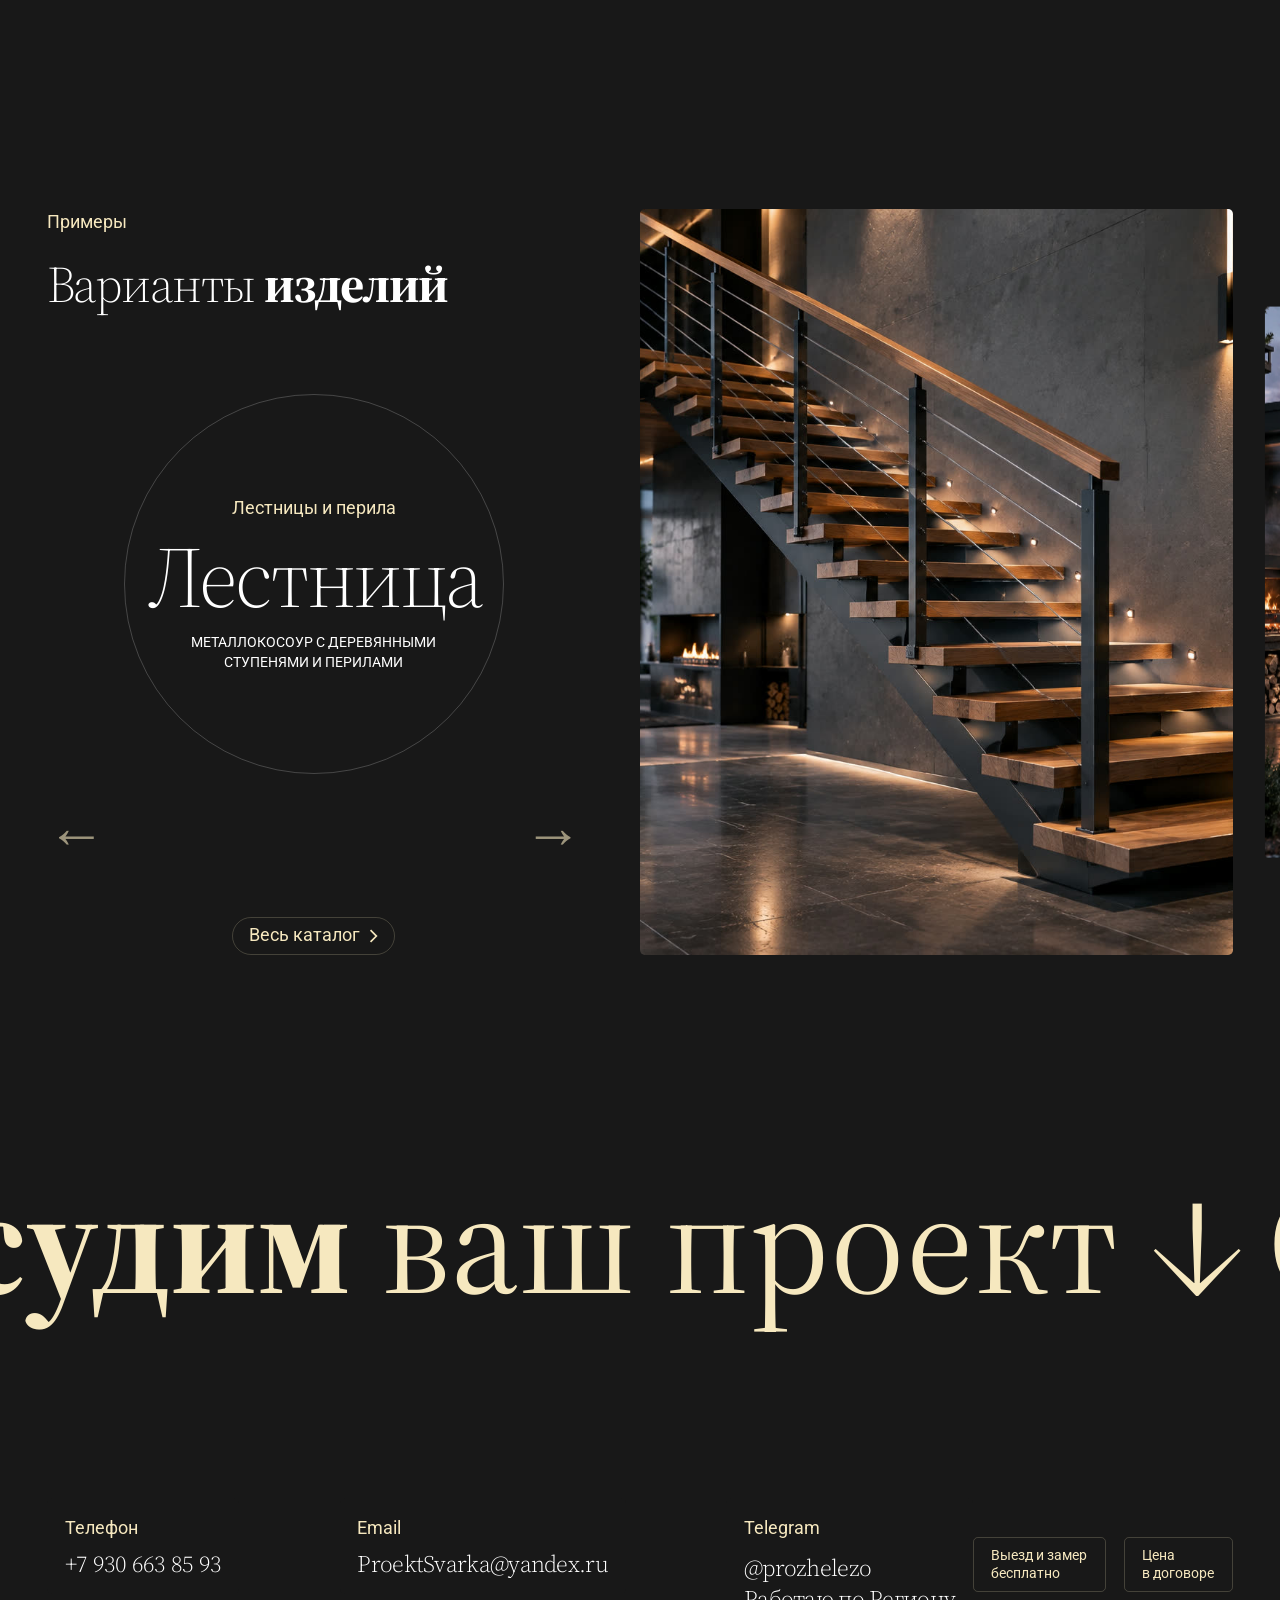
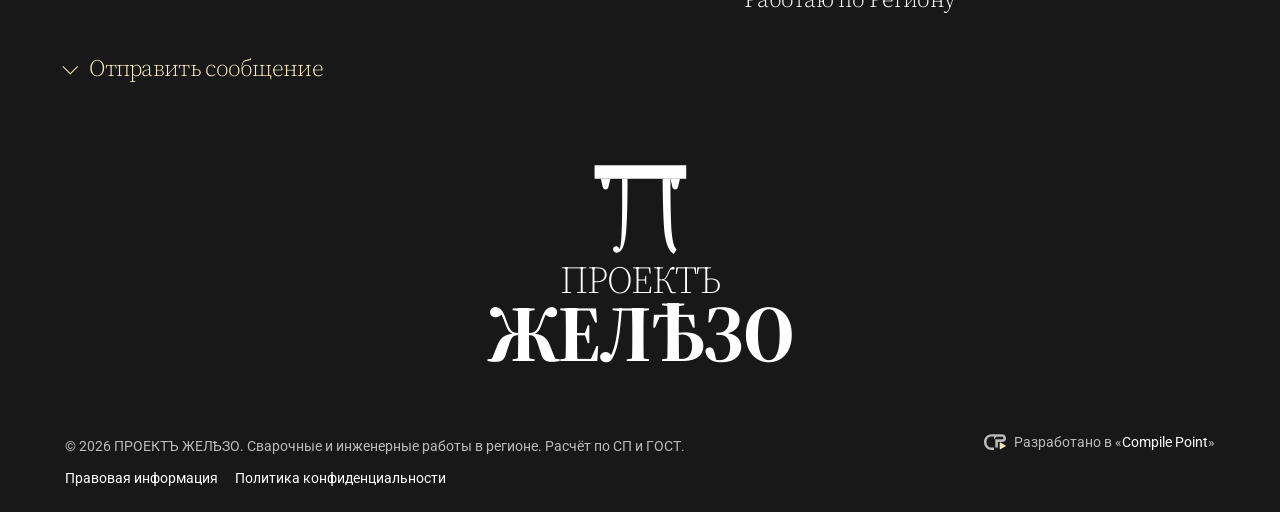
<file: work.html>
<!DOCTYPE html>
<html lang="ru">
<head>
<meta charset="utf-8">
<meta name="viewport" content="width=device-width, initial-scale=1, viewport-fit=cover">
<title>Обеденный стол лофт на заказ | ПРОЕКТЪ ЖЕЛѢЗО</title>
<meta name="description" content="Стол из массива на сварной металлической раме под заказ: эскиз, ведомость материалов, изготовление и доставка по региону.">
<meta name="theme-color" content="#181818">
<link rel="canonical" href="https://zhelezo.pro/work">
<meta property="og:type" content="website">
<meta property="og:site_name" content="ПРОЕКТЪ ЖЕЛѢЗО">
<meta property="og:locale" content="ru_RU">
<meta property="og:title" content="Обеденный стол лофт на заказ | ПРОЕКТЪ ЖЕЛѢЗО">
<meta property="og:description" content="Стол из массива на сварной металлической раме под заказ: эскиз, ведомость материалов, изготовление и доставка по региону.">
<meta property="og:url" content="https://zhelezo.pro/work">
<meta property="og:image" content="https://zhelezo.pro/assets/photo/photo-2026-10-03.jpg"><meta property="og:image:width" content="1280"><meta property="og:image:height" content="719"><meta property="og:image:alt" content="Наши работы — металлоконструкции и изделия">
<meta name="twitter:card" content="summary_large_image">
<meta name="geo.region" content="RU-NIZ">
<meta name="geo.placename" content="Воротынский муниципальный округ">
<meta name="geo.position" content="56.0520;45.8660">
<meta name="ICBM" content="56.0520, 45.8660">
<!-- Yandex.Metrika counter -->
<script type="text/javascript">
    (function(m,e,t,r,i,k,a){
        m[i]=m[i]||function(){(m[i].a=m[i].a||[]).push(arguments)};
        m[i].l=1*new Date();
        for (var j = 0; j < document.scripts.length; j++) {if (document.scripts[j].src === r) { return; }}
        k=e.createElement(t),a=e.getElementsByTagName(t)[0],k.async=1,k.src=r,a.parentNode.insertBefore(k,a)
    })(window, document,'script','https://mc.yandex.ru/metrika/tag.js?id=113285300', 'ym');

    ym(113285300, 'init', {ssr:true, webvisor:true, clickmap:true, ecommerce:"dataLayer", referrer: document.referrer, url: location.href, accurateTrackBounce:true, trackLinks:true});
</script>
<!-- /Yandex.Metrika counter -->
<link rel="icon" type="image/svg+xml" href="data:image/svg+xml,%3Csvg%20xmlns%3D%22http%3A%2F%2Fwww.w3.org%2F2000%2Fsvg%22%20viewBox%3D%220%200%2064%2064%22%20fill%3D%22none%22%3E%3Crect%20width%3D%2264%22%20height%3D%2264%22%20rx%3D%2212%22%20fill%3D%22%23181818%22%2F%3E%3Cg%20transform%3D%22translate(32%2034.5)%20scale(.95)%20translate(-32%20-34.5)%22%3E%3Cg%20fill%3D%22%23f6e8bf%22%3E%0A%3Cpath%20d%3D%22M8.5%2012.4h47v6.9h-47z%22%2F%3E%0A%3Cpath%20d%3D%22M11.7%2019.3h4.9l-1%204.3c-.2.85-.65%201.25-1.45%201.25s-1.25-.4-1.45-1.25z%22%2F%3E%0A%3Cpath%20d%3D%22M47.4%2019.3h4.9l-1%204.3c-.2.85-.65%201.25-1.45%201.25s-1.25-.4-1.45-1.25z%22%2F%3E%0A%3Cpath%20d%3D%22M20.6%2019.3h4.8c0%2013.2-.25%2022.4-.75%2027.6-.5%205.1-1.5%208.4-3%209.7-1.05.9-2.15.95-3.05.25-.8-.6-.9-1.6-.2-2.3.7-.7%201.65-.7%202.35-.05.3.28.5.6.62.98.42-1.25.72-3.4.9-6.5.32-5.3.5-15.2.33-29.68z%22%2F%3E%0A%3Cpath%20d%3D%22M39.8%2019.3h7.6c0%2013.4.22%2022.7.68%2027.9.42%204.6%201.25%207.4%202.52%208.4l-1.5%202.4c-2.2-1.4-3.65-4.35-4.42-8.85-.8-4.7-1.15-14.6-1.28-29.85z%22%2F%3E%0A%3C%2Fg%3E%3C%2Fg%3E%3C%2Fsvg%3E">
<script>
  // Анимации появления включаются только при работающем JS; если скрипты не загрузились за 8 секунд — показываем страницу как есть
  document.documentElement.classList.add('js');
  setTimeout(function () {
    if (window.__siteReady) return;
    document.documentElement.classList.remove('js');
    var l = document.getElementById('loader');
    if (l) l.style.display = 'none';
  }, 8000);
</script>
<link rel="preload" href="assets/fonts/roboto-cyrillic-1.woff2" as="font" type="font/woff2" crossorigin>
<link rel="preload" href="assets/fonts/source-serif-4-cyrillic-5.woff2" as="font" type="font/woff2" crossorigin>
<link rel="preload" href="assets/fonts/source-serif-4-cyrillic-ext-4.woff2" as="font" type="font/woff2" crossorigin>
<link rel="stylesheet" href="assets/css/fonts.css">
<link rel="stylesheet" href="assets/css/style.css">
<link rel="stylesheet" href="assets/vendor/swiper-bundle.min.css">
<link rel="stylesheet" href="assets/css/create.css">
<link rel="stylesheet" href="assets/css/message.css">
<link rel="stylesheet" href="assets/css/mobile.css">
</head>
<body class="loading" data-page="work">
<noscript><div><img src="https://mc.yandex.ru/watch/113285300" style="position:absolute; left:-9999px;" alt="" / decoding="async"></div></noscript>
<div class="page">
<button class="to-top" type="button" aria-label="Наверх" data-to-top data-cursor="-fusion"><svg viewBox="0 0 24 24" width="100%" height="100%" fill="none" stroke="currentColor" stroke-width="1.5" aria-hidden="true"><path d="M12 19V5M5.5 11.5 12 5l6.5 6.5"/></svg></button>

<nav class="topbar" id="topbar">
  <section class="topbar__wrap">
    <div class="topbar__inner">
      <div class="topbar__left">
        <a class="brand" href="index.html" aria-label="ПРОЕКТЪ ЖЕЛѢЗО — на главную" title="ПРОЕКТЪ ЖЕЛѢЗО" data-top-item data-cursor="-fusion"><svg viewBox="4 8 56 54" width="100%" height="100%" fill="none" role="img" aria-hidden="true"><g fill="currentColor">
<path d="M8.5 12.4h47v6.9h-47z"/>
<path d="M11.7 19.3h4.9l-1 4.3c-.2.85-.65 1.25-1.45 1.25s-1.25-.4-1.45-1.25z"/>
<path d="M47.4 19.3h4.9l-1 4.3c-.2.85-.65 1.25-1.45 1.25s-1.25-.4-1.45-1.25z"/>
<path d="M20.6 19.3h4.8c0 13.2-.25 22.4-.75 27.6-.5 5.1-1.5 8.4-3 9.7-1.05.9-2.15.95-3.05.25-.8-.6-.9-1.6-.2-2.3.7-.7 1.65-.7 2.35-.05.3.28.5.6.62.98.42-1.25.72-3.4.9-6.5.32-5.3.5-15.2.33-29.68z"/>
<path d="M39.8 19.3h7.6c0 13.4.22 22.7.68 27.9.42 4.6 1.25 7.4 2.52 8.4l-1.5 2.4c-2.2-1.4-3.65-4.35-4.42-8.85-.8-4.7-1.15-14.6-1.28-29.85z"/>
</g></svg></a>

      </div>
      <div class="topbar__right">
        <div class="nav-links"><div class="nav-links__inner">
          <a class="topbar__works" href="works.html" data-open-dropdown aria-controls="dropdown-works" data-cursor="-hidden"><p class="link-u" data-top-item>Каталог •</p></a>
          <a class="link-u" href="index.html" data-top-item data-cursor="-hidden">Главная</a>
          <a class="link-u" href="about.html" data-top-item data-cursor="-hidden">О нас</a>
          <a class="link-u" href="team.html" data-top-item data-cursor="-hidden">Направления</a>
          <a class="link-u" href="expertise.html" data-top-item data-cursor="-hidden">Экспертиза</a>
          <a class="link-u" href="calculator.html" data-top-item data-cursor="-hidden">Калькулятор</a>
          <a class="link-u" href="prices.html" data-top-item data-cursor="-hidden">Цены</a>
          <a class="link-u" href="index.html#create" data-top-item data-cursor="-hidden">Создай своё</a>
        </div></div>
        <div class="topbar__menu" data-top-item>
          <a class="btn-link" href="#contact" data-cursor="-fusion"><div class="btn "><div class="btn__list"><div class="btn__text">Контакт</div><div class="btn__icon"><svg viewBox="0 0 8 12" width="100%" height="100%" fill="none" stroke="currentColor" stroke-width="1.4"><polyline points="1.5,1 6.5,6 1.5,11"/></svg></div></div></div></a>
          <div class="hamburger-wrap" data-cursor="-fusion"><button class="hamburger" type="button" data-open-menu aria-label="Открыть меню" aria-expanded="false"><span></span></button></div>
        </div>
      </div>
    </div>
  </section>
</nav>
<main class="page-main" id="main">

<section class="hero hero--work" id="hero">
  <img class="hero__media hero__media--dim" src="assets/photo/stol-obedenny.jpg" alt="" width="1536" height="1024" decoding="async" loading="lazy">
  <div class="hero__inner hero__inner--work">
    <div class="whero">
      <div class="whero__left">
        <h1 class="page-title" data-split data-chars data-cursor="-fusion-big">Обеденный стол лофт</h1>
        <p class="whero__baseline" data-baseline-fx>Массив или щит на сварной раме, скрытое крепление столешницы. Порода — по наличию или ваша собственная доска.</p>
      </div>
      <div class="whero__right">
        <div class="hero-filet"></div>
        <div class="whero__cats"><div class="whero__cat">Мебель из металла и дерева</div><div class="whero__cat">Металлопрофиль + массив</div></div>
      </div>
      <div class="whero__footer">
        <div class="hero-filet"></div>
        <a class="whero__down" href="#first-section" data-cursor="-fusion-big"><p>Листайте вниз</p></a>
      </div>
    </div>
  </div>
</section>
<section class="gallery" id="first-section">
  <div class="container">
    <div class="gallery__grid">
      <div class="gallery__content">
        <div class="gallery__txt">
          <h3>Металлокаркас держит нагрузку, дерево задаёт вид.</h3>
          <p>Сварная рама не рассыхается и не расшатывается в соединениях — в отличие от шкантов и стяжек. Под изделие считаю метраж трубы на каркас, объём дерева на столешницу, крепёж и площадь окраски — ведомость получаете вместе с эскизом.</p>
          <p><strong>Как рождается изделие</strong><br>1. Вы присылаете референс или описание и габариты.<br>2. Делаю эскиз и ведомость материалов, согласуем породу дерева и цвет металла.<br>3. Называю стоимость и срок, фиксируем в договоре.<br>4. Изготовление, окраска, доставка и установка.</p>
          <p>Пришлите референс в Telegram <a href="https://t.me/prozhelezo" target="_blank" rel="noopener">@prozhelezo</a> или на почту — отвечу с эскизом и сроком.</p>
        </div>
      </div>
      <div class="gallery__list">
        <div class="gallery__item"><img src="assets/photo/stoly-stol.jpg" alt="" loading="lazy" width="1536" height="1024" decoding="async"></div>
        <div class="gallery__item"><img src="assets/photo/stol-obedenny.jpg" alt="" loading="lazy" width="1536" height="1024" decoding="async"></div>
        <div class="gallery__item"><img src="assets/photo/terrasa-loft.jpg" alt="" loading="lazy" width="1536" height="1024" decoding="async"></div>
        <div class="gallery__item"><img src="assets/photo/mebel-kafe.jpg" alt="" loading="lazy" width="1536" height="1024" decoding="async"></div>
        <div class="gallery__item"><img src="assets/photo/kollazh-izdeliya.jpg" alt="" loading="lazy" width="1536" height="1024" decoding="async"></div>
        <div class="gallery__item"><img src="assets/photo/stellazhi.jpg" alt="" loading="lazy" width="1536" height="1024" decoding="async"></div>
        <div class="gallery__item"><img src="assets/photo/skami-veshala.jpg" alt="" loading="lazy" width="1536" height="1024" decoding="async"></div>
      </div>
    </div>
  </div>
</section>

<section class="sf sf--transparent" data-anime-one>
  <div class="container">
    <div class="sf__comp" data-works-slider>
      <div class="sf__list">
        <div class="sec-head">
          <div class="sec-head__sur">Примеры</div>
          <h2 class="sec-head__title">Варианты <strong>изделий</strong></h2>
        </div>
        <div class="sf__body">
          <div class="swiper slist">
            <div class="swiper-wrapper">
              <div class="swiper-slide slist__slide" data-cursor="-fusion">
                <div class="slist__cats"><div class="slist__cat">Лестницы и перила</div></div>
                <a class="slist__title-link clickable-parent" href="works.html"><h3 class="slist__title">Лестница</h3></a>
                <div class="slist__intro">Металлокосоур с деревянными ступенями и перилами</div>
              </div>
              <div class="swiper-slide slist__slide" data-cursor="-fusion">
                <div class="slist__cats"><div class="slist__cat">Беседки и навесы</div></div>
                <a class="slist__title-link clickable-parent" href="works.html"><h3 class="slist__title">Мангальная зона</h3></a>
                <div class="slist__intro">Уличная кухня под навесом с дровницей и столешницей</div>
              </div>
              <div class="swiper-slide slist__slide" data-cursor="-fusion">
                <div class="slist__cats"><div class="slist__cat">Мебель</div></div>
                <a class="slist__title-link clickable-parent" href="work.html"><h3 class="slist__title">Обеденный стол</h3></a>
                <div class="slist__intro">Массив на сварной раме, скрытое крепление столешницы</div>
              </div>
              <div class="swiper-slide slist__slide" data-cursor="-fusion">
                <div class="slist__cats"><div class="slist__cat">Мебель</div></div>
                <a class="slist__title-link clickable-parent" href="works.html"><h3 class="slist__title">Кровать</h3></a>
                <div class="slist__intro">Массив дерева и металл, порошковая окраска</div>
              </div>
              <div class="swiper-slide slist__slide" data-cursor="-fusion">
                <div class="slist__cats"><div class="slist__cat">Уличная мебель</div></div>
                <a class="slist__title-link clickable-parent" href="works.html"><h3 class="slist__title">Кряж</h3></a>
                <div class="slist__intro">Стол и два кресла. Массив дерева и металл.</div>
              </div>
              <div class="swiper-slide slist__slide" data-cursor="-fusion">
                <div class="slist__cats"><div class="slist__cat">Металлоконструкции</div></div>
                <a class="slist__title-link clickable-parent" href="works.html"><h3 class="slist__title">Ворота и навес</h3></a>
                <div class="slist__intro">Каркас под снеговую нагрузку района, автоматика на ворота</div>
              </div>
            </div>
          </div>
          <div class="slist__bottom"><div class="slist__arrows">
            <a class="slist__arrow js-prev" href="#" data-cursor="-fusion" aria-label="Назад">←</a>
            <a class="slist__arrow js-next" href="#" data-cursor="-fusion" aria-label="Вперёд">→</a>
          </div></div>
        </div>
        <div class="sf__footer"><a class="btn-link" href="works.html" data-cursor="-fusion"><div class="btn "><div class="btn__list"><div class="btn__text">Весь каталог</div><div class="btn__icon"><svg viewBox="0 0 8 12" width="100%" height="100%" fill="none" stroke="currentColor" stroke-width="1.4"><polyline points="1.5,1 6.5,6 1.5,11"/></svg></div></div></div></a></div>
      </div>
      <div class="sf__photo">
        <div class="sphoto__overflow"><div>
          <div class="swiper sphoto">
            <div class="swiper-wrapper">
              <div class="swiper-slide">
                <div class="sphoto__card">
                  <img class="sphoto__img" src="assets/photo/lestnica.jpg" alt="Лестница" data-zoom data-cursor-text="Увеличить" width="1536" height="1024" decoding="async" loading="lazy">
                </div>
              </div>
              <div class="swiper-slide">
                <div class="sphoto__card">
                  <img class="sphoto__img" src="assets/photo/mangalnaya-zona.jpg" alt="Мангальная зона" data-zoom data-cursor-text="Увеличить" width="1536" height="1024" decoding="async" loading="lazy">
                </div>
              </div>
              <div class="swiper-slide">
                <div class="sphoto__card">
                  <img class="sphoto__img" src="assets/photo/stol-obedenny.jpg" alt="Обеденный стол" data-zoom data-cursor-text="Увеличить" width="1536" height="1024" decoding="async" loading="lazy">
                </div>
              </div>
              <div class="swiper-slide">
                <div class="sphoto__card">
                  <img class="sphoto__img" src="assets/photo/krovat.jpg" alt="Кровать" data-zoom data-cursor-text="Увеличить" width="1536" height="1024" decoding="async" loading="lazy">
                </div>
              </div>
              <div class="swiper-slide">
                <div class="sphoto__card">
                  <img class="sphoto__img" src="assets/photo/krjadg.jpg" alt="Кряж" data-zoom data-cursor-text="Увеличить" width="1536" height="1024" decoding="async" loading="lazy">
                </div>
              </div>
              <div class="swiper-slide">
                <div class="sphoto__card">
                  <img class="sphoto__img" src="assets/photo/zabory-vorota.jpg" alt="Ворота и навес" data-zoom data-cursor-text="Увеличить" width="1600" height="900" decoding="async" loading="lazy">
                </div>
              </div>
            </div>
          </div>
        </div></div>
      </div>
    </div>
  </div>
</section>
</main>

<div class="footer">
  <section class="footer__main">
    <div class="marquee" data-marquee data-cursor="-fusion-big">
      <div class="marquee__wrap">
        <div class="marquee__panel" data-marquee-panel><div class="marquee__text"><strong>Обсудим</strong> ваш проект ↓</div></div>
        <div class="marquee__panel" data-marquee-panel><div class="marquee__text"><strong>Обсудим</strong> ваш проект ↓</div></div>
      </div>
    </div>
    <div class="footer__contact" id="contact">
      <div class="footer__grid">
        <div class="footer__content">
          <a class="fcard" href="tel:+79306638593" data-cursor="-fusion"><h3 class="fcard__title">Телефон</h3><div class="fcard__value">+7 930 663 85 93</div></a>
          <a class="fcard" href="mailto:ProektSvarka@yandex.ru" data-cursor="-fusion"><h3 class="fcard__title">Email</h3><div class="fcard__value">ProektSvarka@yandex.ru</div></a>
          <div class="footer__address">
            <a class="fcard" href="https://t.me/prozhelezo" target="_blank" rel="noopener" data-cursor="-fusion"><h3 class="fcard__title">Telegram</h3><div class="fcard__value fcard__value--lh">@prozhelezo<br>Работаю по Региону</div></a>
            <div class="labels">
              <div class="labels__chip">Выезд и замер<br>бесплатно</div>
              <div class="labels__chip">Цена<br>в договоре</div>
            </div>
          </div>
        </div>
      <div class="footer__msg" data-msg>
        <button class="footer__msg-toggle link-u" type="button" data-msg-toggle aria-expanded="false" aria-controls="msg-panel" data-cursor="-hidden">Отправить сообщение</button>
        <div class="footer__msg-panel" id="msg-panel" data-msg-panel aria-hidden="true">
          <div class="footer__msg-clip">
            <form class="mform" data-msg-form novalidate>
              <div class="cform__head">
                <label class="cform__label" for="msg-text">Ваше сообщение</label>
                <div class="cform__count"><span data-msg-count>0</span> / 2000</div>
              </div>
              <textarea class="cform__textarea" id="msg-text" name="message" maxlength="2000" data-msg-text data-lenis-prevent data-cursor="-hidden" placeholder="Опишите, что нужно сделать: изделие, размеры, адрес объекта…"></textarea>
              <input class="mform__input" type="text" name="contact" maxlength="200" autocomplete="off" data-msg-contact data-cursor="-hidden" placeholder="Телефон или Telegram для ответа" aria-label="Телефон или Telegram для ответа">
              <input class="mform__trap" type="text" name="website" tabindex="-1" autocomplete="off" aria-hidden="true" data-msg-trap>
              <div class="cform__submit-row">
                <button class="btn btn--solid cform__submit" type="submit" data-msg-submit data-cursor="-fusion">
                  <span class="btn__list"><span class="btn__text" data-msg-submit-text>Отправить</span><span class="btn__icon"><svg viewBox="0 0 8 12" width="100%" height="100%" fill="none" stroke="currentColor" stroke-width="1.4"><polyline points="1.5,1 6.5,6 1.5,11"/></svg></span></span>
                </button>
                <div class="cform__status" role="status" aria-live="polite" data-msg-status></div>
              </div>
            </form>
          </div>
        </div>
      </div>
      </div>
      <div class="footer__logo-wrap"><a href="index.html" aria-label="ПРОЕКТЪ ЖЕЛѢЗО"><div class="footer__logo" data-cursor="-fusion"><svg viewBox="0 0 350 232" width="100%" height="100%" fill="none" role="img" aria-hidden="true"><g transform="translate(113 0) scale(1.95)"><g fill="currentColor">
<path d="M8.5 12.4h47v6.9h-47z"/>
<path d="M11.7 19.3h4.9l-1 4.3c-.2.85-.65 1.25-1.45 1.25s-1.25-.4-1.45-1.25z"/>
<path d="M47.4 19.3h4.9l-1 4.3c-.2.85-.65 1.25-1.45 1.25s-1.25-.4-1.45-1.25z"/>
<path d="M20.6 19.3h4.8c0 13.2-.25 22.4-.75 27.6-.5 5.1-1.5 8.4-3 9.7-1.05.9-2.15.95-3.05.25-.8-.6-.9-1.6-.2-2.3.7-.7 1.65-.7 2.35-.05.3.28.5.6.62.98.42-1.25.72-3.4.9-6.5.32-5.3.5-15.2.33-29.68z"/>
<path d="M39.8 19.3h7.6c0 13.4.22 22.7.68 27.9.42 4.6 1.25 7.4 2.52 8.4l-1.5 2.4c-2.2-1.4-3.65-4.35-4.42-8.85-.8-4.7-1.15-14.6-1.28-29.85z"/>
</g></g><text x="175" y="152" text-anchor="middle" fill="currentColor" font-family="'Source Serif 4',Georgia,serif" font-size="38" font-weight="300" letter-spacing="-1">ПРОЕКТЪ</text><text x="175" y="220" text-anchor="middle" fill="currentColor" font-family="'Source Serif 4',Georgia,serif" font-size="80" font-weight="700" letter-spacing="-2">ЖЕЛѢЗО</text></svg></div></a></div>
      <div class="footer__mentions">
        <div class="footer__copy">© <span class="js-year">2026</span> ПРОЕКТЪ ЖЕЛѢЗО. Сварочные и инженерные работы в регионе. Расчёт по СП и ГОСТ.</div>
        <a class="fcredit" href="https://compilepoint.space/" target="_blank" rel="noopener" data-cursor="-hidden"><span class="fcredit__mark"><svg viewBox="16 17 148 108" width="100%" height="100%" role="img" aria-hidden="true">
<g fill="currentColor"><path d="M22 72C22 43 43 23 70 23H99L84 38H70C51 38 38 51 38 72C38 93 51 106 70 106H84V121H68C42 121 22 101 22 72Z"/><path d="M84 38L99 23H134C149 23 158 34 158 48C158 62 149 72 135 72H108V106H92V55H134C139 55 142 52 142 48C142 43 139 39 134 39H99L84 54V38Z"/></g>
<path d="M126 76L153 91C157 93 157 98 153 100L126 115C122 117 119 114 119 110V81C119 77 122 74 126 76Z" fill="var(--wheat)"/>
</svg></span><span class="fcredit__txt">Разработано в «<strong>Compile Point</strong>»</span></a>
        <div class="footer__legal">
          <a class="link-u" href="legal.html">Правовая информация</a>
          <a class="link-u" href="privacy.html">Политика конфиденциальности</a>
        </div>
      </div>
    </div>
  </section>
</div>

<div class="overlay" id="overlay" aria-hidden="true">
  <section class="overlay__header">
    <div class="topbar__inner">
      <div class="topbar__left"><a class="brand brand--overlay" href="index.html" data-cursor="-fusion"><svg viewBox="4 8 56 54" width="100%" height="100%" fill="none" role="img" aria-hidden="true"><g fill="currentColor">
<path d="M8.5 12.4h47v6.9h-47z"/>
<path d="M11.7 19.3h4.9l-1 4.3c-.2.85-.65 1.25-1.45 1.25s-1.25-.4-1.45-1.25z"/>
<path d="M47.4 19.3h4.9l-1 4.3c-.2.85-.65 1.25-1.45 1.25s-1.25-.4-1.45-1.25z"/>
<path d="M20.6 19.3h4.8c0 13.2-.25 22.4-.75 27.6-.5 5.1-1.5 8.4-3 9.7-1.05.9-2.15.95-3.05.25-.8-.6-.9-1.6-.2-2.3.7-.7 1.65-.7 2.35-.05.3.28.5.6.62.98.42-1.25.72-3.4.9-6.5.32-5.3.5-15.2.33-29.68z"/>
<path d="M39.8 19.3h7.6c0 13.4.22 22.7.68 27.9.42 4.6 1.25 7.4 2.52 8.4l-1.5 2.4c-2.2-1.4-3.65-4.35-4.42-8.85-.8-4.7-1.15-14.6-1.28-29.85z"/>
</g></svg></a></div>
      <div class="topbar__right topbar__right--end">
        <div class="topbar__menu">
          <a class="btn-link" href="#contact" data-cursor="-fusion"><div class="btn btn--dark"><div class="btn__list"><div class="btn__text">Контакт</div><div class="btn__icon"><svg viewBox="0 0 8 12" width="100%" height="100%" fill="none" stroke="currentColor" stroke-width="1.4"><polyline points="1.5,1 6.5,6 1.5,11"/></svg></div></div></div></a>
          <div class="hamburger-wrap" data-cursor="-fusion"><button class="hamburger is-active" type="button" data-close-menu aria-label="Закрыть меню"><span></span></button></div>
        </div>
      </div>
    </div>
  </section>
  <section class="overlay__content">
    <div class="overlay__grid">
      <div class="overlay__left">
        <a class="overlay__link" href="works.html" data-split data-chars data-cursor="-fusion">Каталог работ</a>
        <a class="overlay__link" href="index.html" data-split data-chars data-cursor="-fusion">Главная</a>
        <a class="overlay__link" href="about.html" data-split data-chars data-cursor="-fusion">О нас</a>
        <a class="overlay__link" href="team.html" data-split data-chars data-cursor="-fusion">Направления</a>
        <a class="overlay__link" href="expertise.html" data-split data-chars data-cursor="-fusion">Экспертиза</a>
        <a class="overlay__link" href="calculator.html" data-split data-chars data-cursor="-fusion">Калькулятор</a>
        <a class="overlay__link" href="prices.html" data-split data-chars data-cursor="-fusion">Цены</a>
        <a class="overlay__link" href="index.html#create" data-split data-chars data-cursor="-fusion">Создай своё</a>
      </div>
      <div class="overlay__right">
        <a class="ocard" href="tel:+79306638593" data-fade-up data-cursor="-hidden"><h3 class="ocard__title">Телефон</h3><div class="ocard__txt">+7 930 663 85 93</div></a>
        <a class="ocard" href="mailto:ProektSvarka@yandex.ru" data-fade-up data-cursor="-hidden"><h3 class="ocard__title">Email</h3><div class="ocard__txt">ProektSvarka@yandex.ru</div></a>
        <a class="ocard" href="https://t.me/prozhelezo" target="_blank" rel="noopener" data-fade-up data-cursor="-hidden"><h3 class="ocard__title">Telegram</h3><div class="ocard__txt">@prozhelezo<br>Выезд и замер бесплатно</div></a>
      </div>
    </div>
  </section>
  <section class="overlay__footer">
    <div class="overlay__fgrid">
      <div class="overlay__social" data-fade-up>
        <a class="link-u" href="https://t.me/prozhelezo" target="_blank" rel="noopener" data-cursor="-hidden">Telegram</a>
        <a class="link-u" href="tel:+79306638593" data-cursor="-hidden">Позвонить</a>
        <a class="link-u" href="mailto:ProektSvarka@yandex.ru" data-cursor="-hidden">Написать на почту</a>
      </div>
      <div class="overlay__copy-col" data-fade-up><div class="overlay__copy">© <span class="js-year">2026</span> ПРОЕКТЪ ЖЕЛѢЗО. Цена фиксируется в договоре.</div></div>
    </div>
  </section>
</div>

<section class="wmenu" id="dropdown-works" aria-hidden="true">
  <div class="wmenu__wrap">
    <div class="wmenu__grid">
      <div class="wmenu__left">
        <h2 class="wmenu__title" data-cursor="-fusion">Каталог <strong>работ</strong></h2>
        <div class="wmenu__txt">Сварной каркас, дерево, металл — от заборов и навесов до мебели и мангалов. Каркас варю сам, металл — порошковая окраска в любой RAL или патина под лофт.</div>
        <a class="btn-link" href="works.html" data-cursor="-fusion"><div class="btn "><div class="btn__list"><div class="btn__text">Весь каталог</div><div class="btn__icon"><svg viewBox="0 0 8 12" width="100%" height="100%" fill="none" stroke="currentColor" stroke-width="1.4"><polyline points="1.5,1 6.5,6 1.5,11"/></svg></div></div></div></a>
      </div>
      <div class="wmenu__center">
        <h3 class="wmenu__h3">Виды работ</h3>
        <div class="wmenu__list">
          <div class="wmenu__item"><a href="works.html?cat=%D0%9C%D0%B5%D1%82%D0%B0%D0%BB%D0%BB%D0%BE%D0%BA%D0%BE%D0%BD%D1%81%D1%82%D1%80%D1%83%D0%BA%D1%86%D0%B8%D0%B8">Металлоконструкции</a></div>
          <div class="wmenu__item"><a href="works.html?cat=%D0%9B%D0%B5%D1%81%D1%82%D0%BD%D0%B8%D1%86%D1%8B%20%D0%B8%20%D0%BF%D0%B5%D1%80%D0%B8%D0%BB%D0%B0">Лестницы и перила</a></div>
          <div class="wmenu__item"><a href="works.html?cat=%D0%91%D0%B5%D1%81%D0%B5%D0%B4%D0%BA%D0%B8%20%D0%B8%20%D0%BD%D0%B0%D0%B2%D0%B5%D1%81%D1%8B">Беседки и навесы</a></div>
          <div class="wmenu__item"><a href="works.html?cat=%D0%9C%D0%B0%D0%BD%D0%B3%D0%B0%D0%BB%D1%8B%20%D0%B8%20%D0%B3%D1%80%D0%B8%D0%BB%D0%B8">Мангалы и грили</a></div>
          <div class="wmenu__item"><a href="works.html?cat=%D0%9C%D0%B5%D0%B1%D0%B5%D0%BB%D1%8C">Мебель</a></div>
          <div class="wmenu__item"><a href="works.html?cat=%D0%A3%D0%BB%D0%B8%D1%87%D0%BD%D0%B0%D1%8F%20%D0%BC%D0%B5%D0%B1%D0%B5%D0%BB%D1%8C">Уличная мебель</a></div>
          <div class="wmenu__item"><a href="works.html?cat=%D0%98%D0%B7%D0%B4%D0%B5%D0%BB%D0%B8%D1%8F%20%D0%B8%D0%B7%20%D0%BC%D0%B5%D1%82%D0%B0%D0%BB%D0%BB%D0%B0">Изделия из металла</a></div>
          <div class="wmenu__item"><a href="works.html?cat=%D0%9E%D1%82%D0%BE%D0%BF%D0%BB%D0%B5%D0%BD%D0%B8%D0%B5">Отопление</a></div>
          <div class="wmenu__item"><a href="works.html?cat=%D0%92%D0%BE%D0%B4%D0%BE%D1%81%D0%BD%D0%B0%D0%B1%D0%B6%D0%B5%D0%BD%D0%B8%D0%B5">Водоснабжение</a></div>
        </div>
      </div>
      <div class="wmenu__right">
        <h3 class="wmenu__h3">Последний проект</h3>
        <div class="lastp">
          <div class="lastp__left"><a class="clickable-parent" href="works.html" data-cursor-text="Смотреть"><h4 class="lastp__title" data-cursor="-fusion">Кровать</h4></a></div>
          <div class="lastp__img-wrap"><img class="lastp__img" src="assets/photo/krovat2.jpg" alt="Деревянная кровать на металлическом каркасе" width="1536" height="1024" decoding="async" loading="lazy"></div>
        </div>
      </div>
    </div>
  </div>
</section>
<div class="loader loader--inner" id="loader"></div>
</div>
<script src="assets/vendor/gsap.min.js"></script>
<script src="assets/vendor/ScrollTrigger.min.js"></script>
<script src="assets/vendor/lenis.min.js"></script>
<script src="assets/vendor/split-type.min.js"></script>
<script src="assets/vendor/swiper-bundle.min.js"></script>
<script src="assets/js/main.js"></script>
<script src="assets/js/message.js"></script>
</body>
</html>
</file>
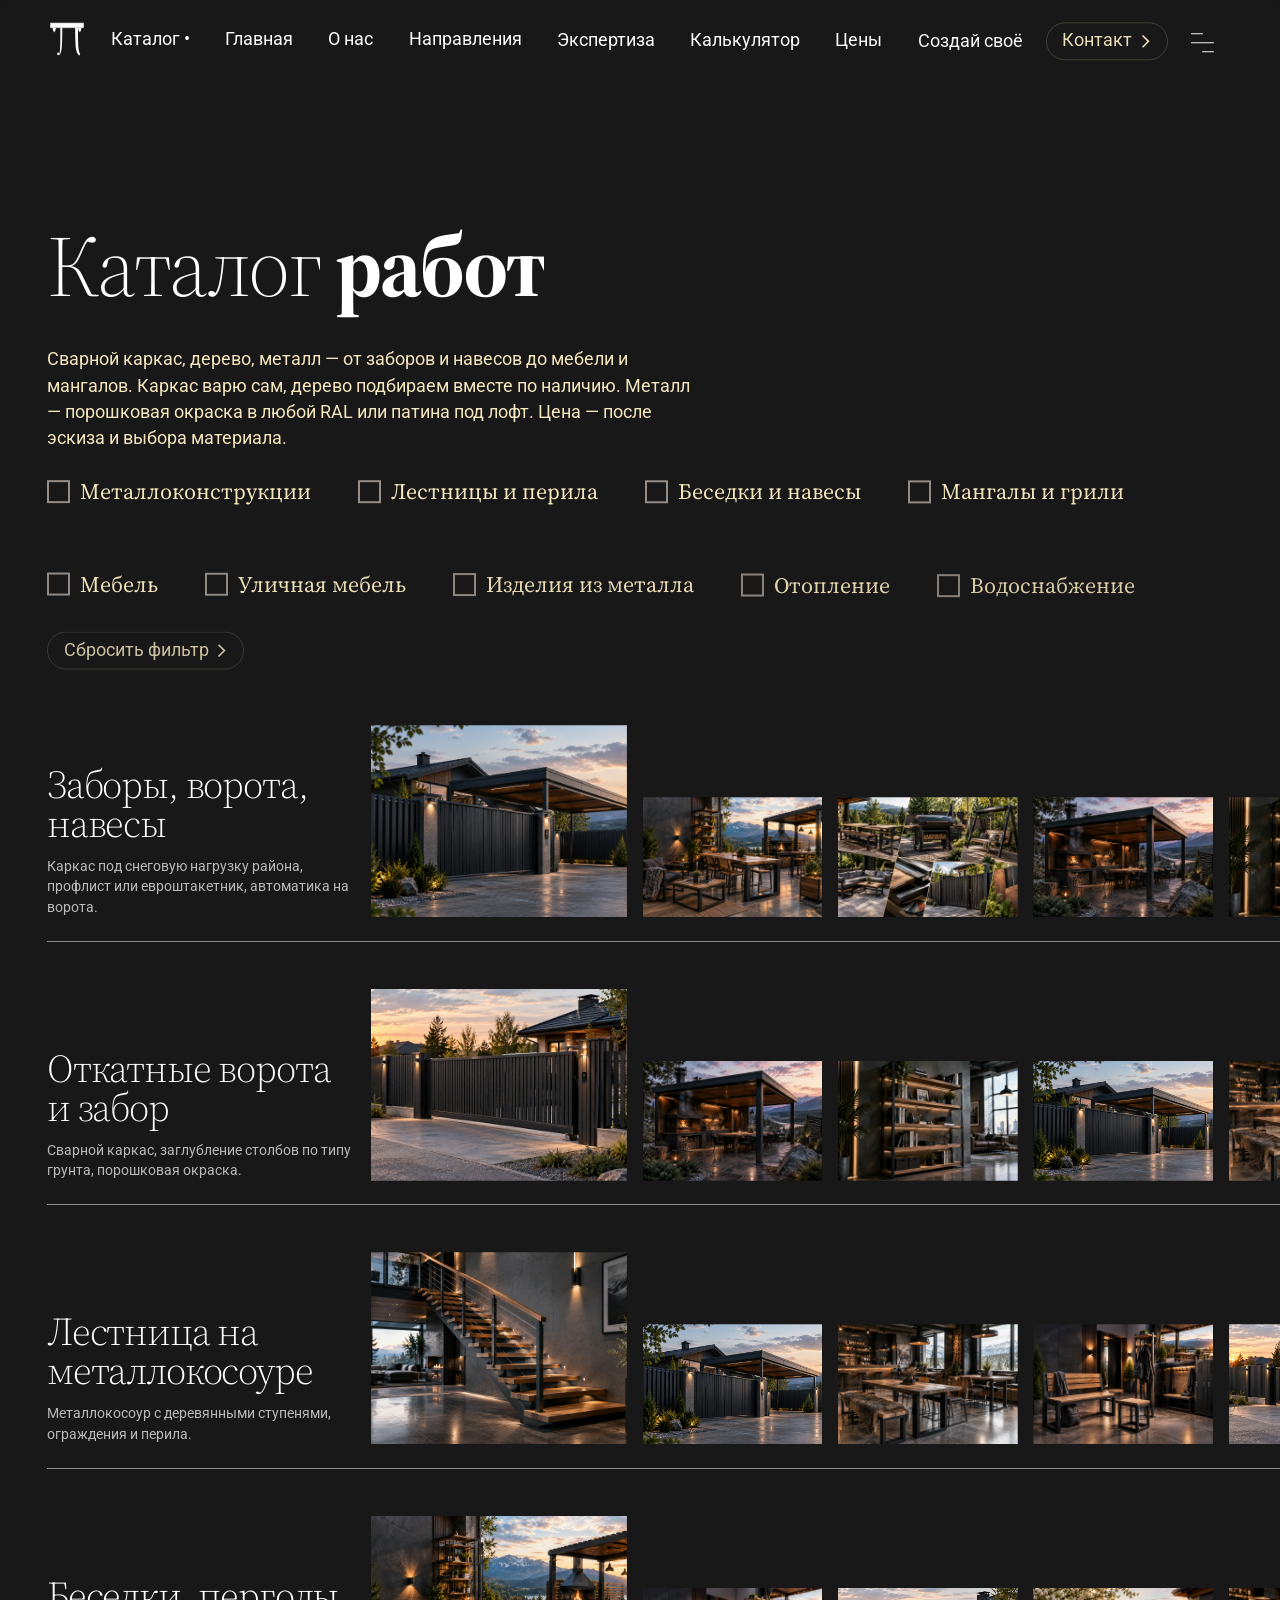
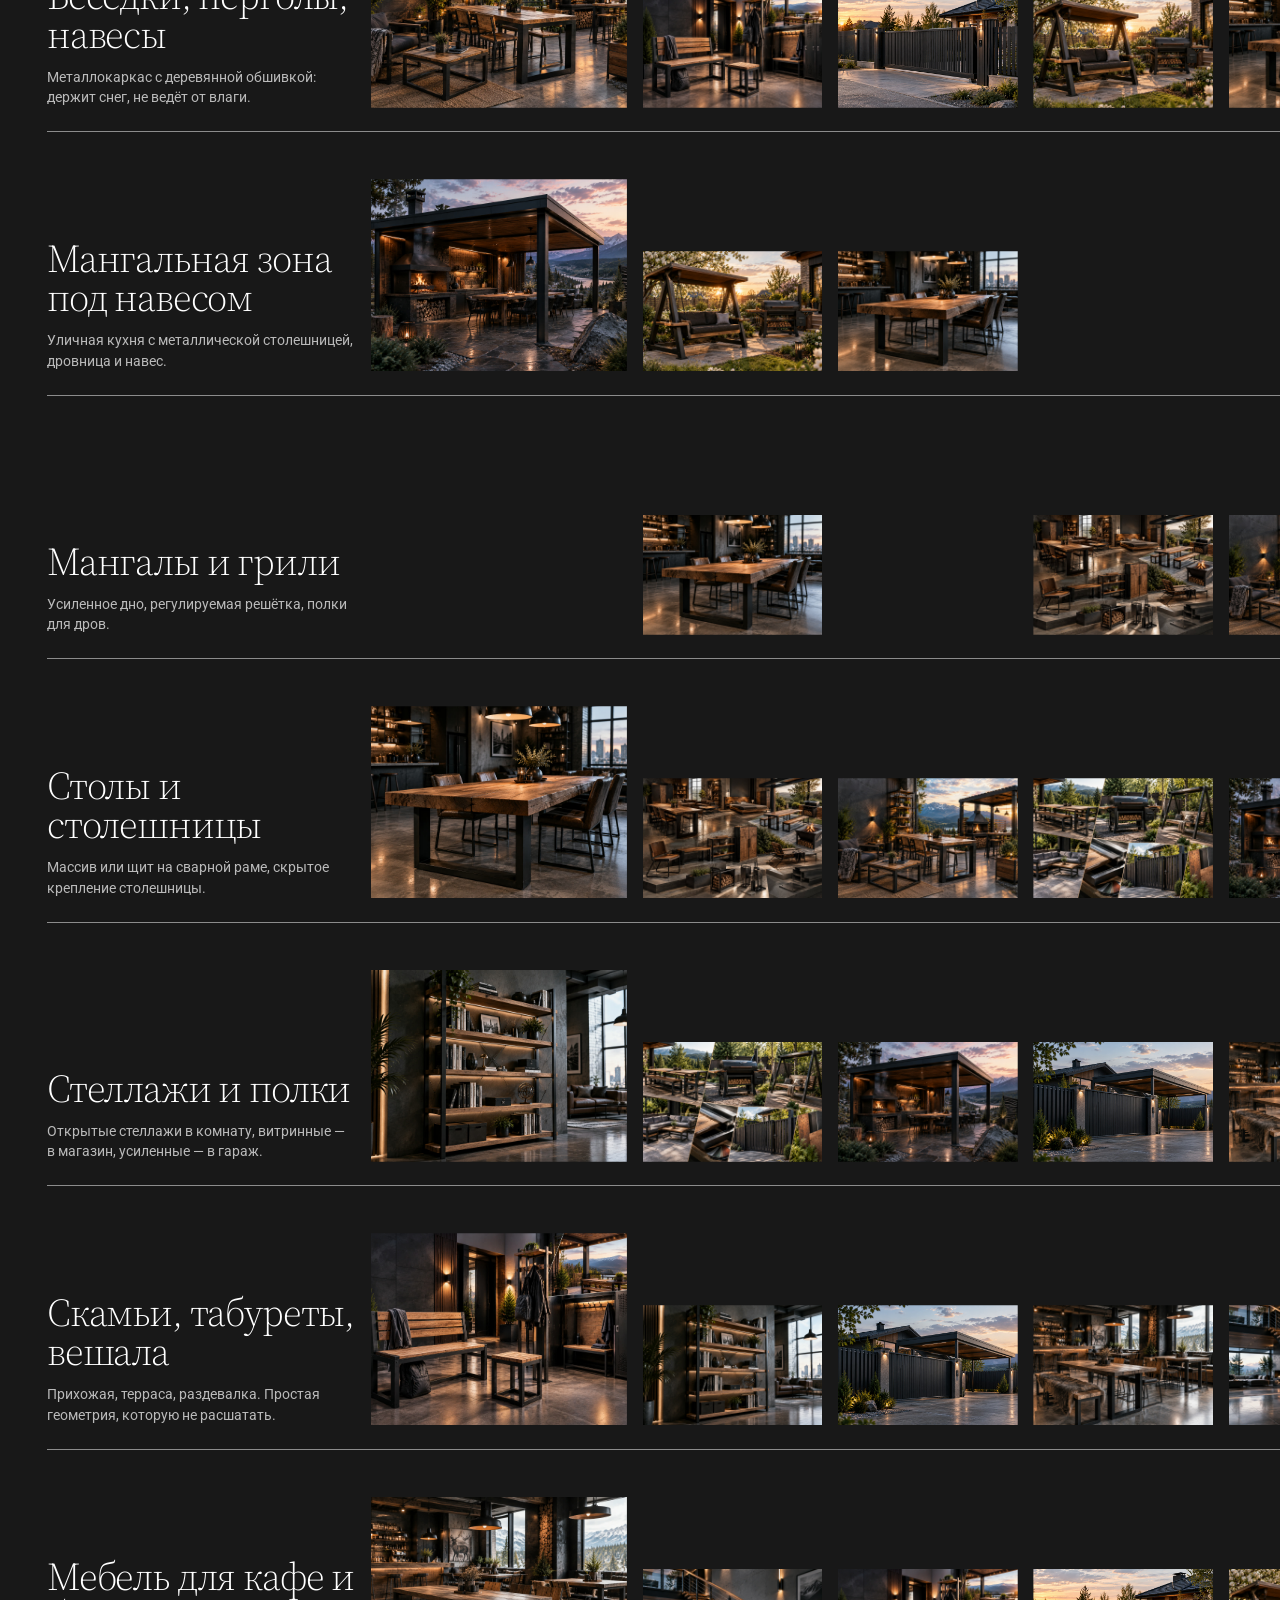
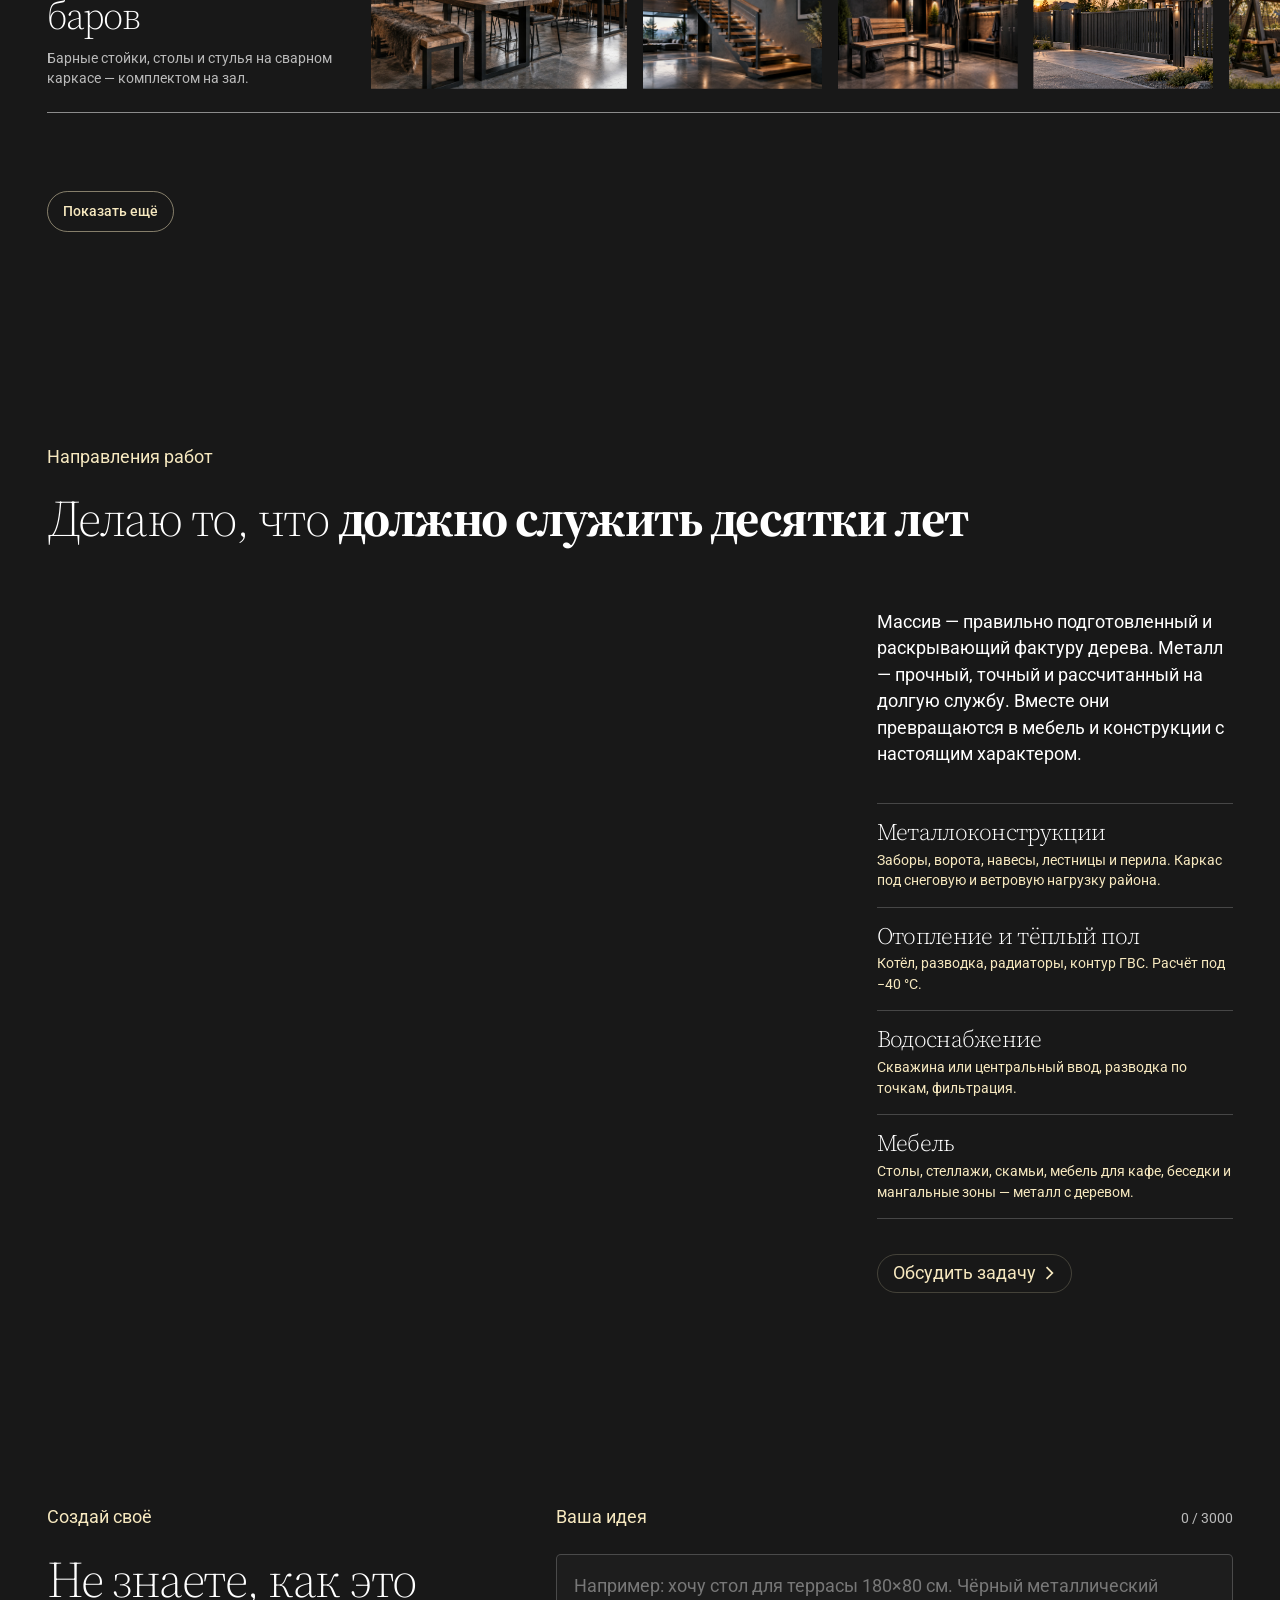
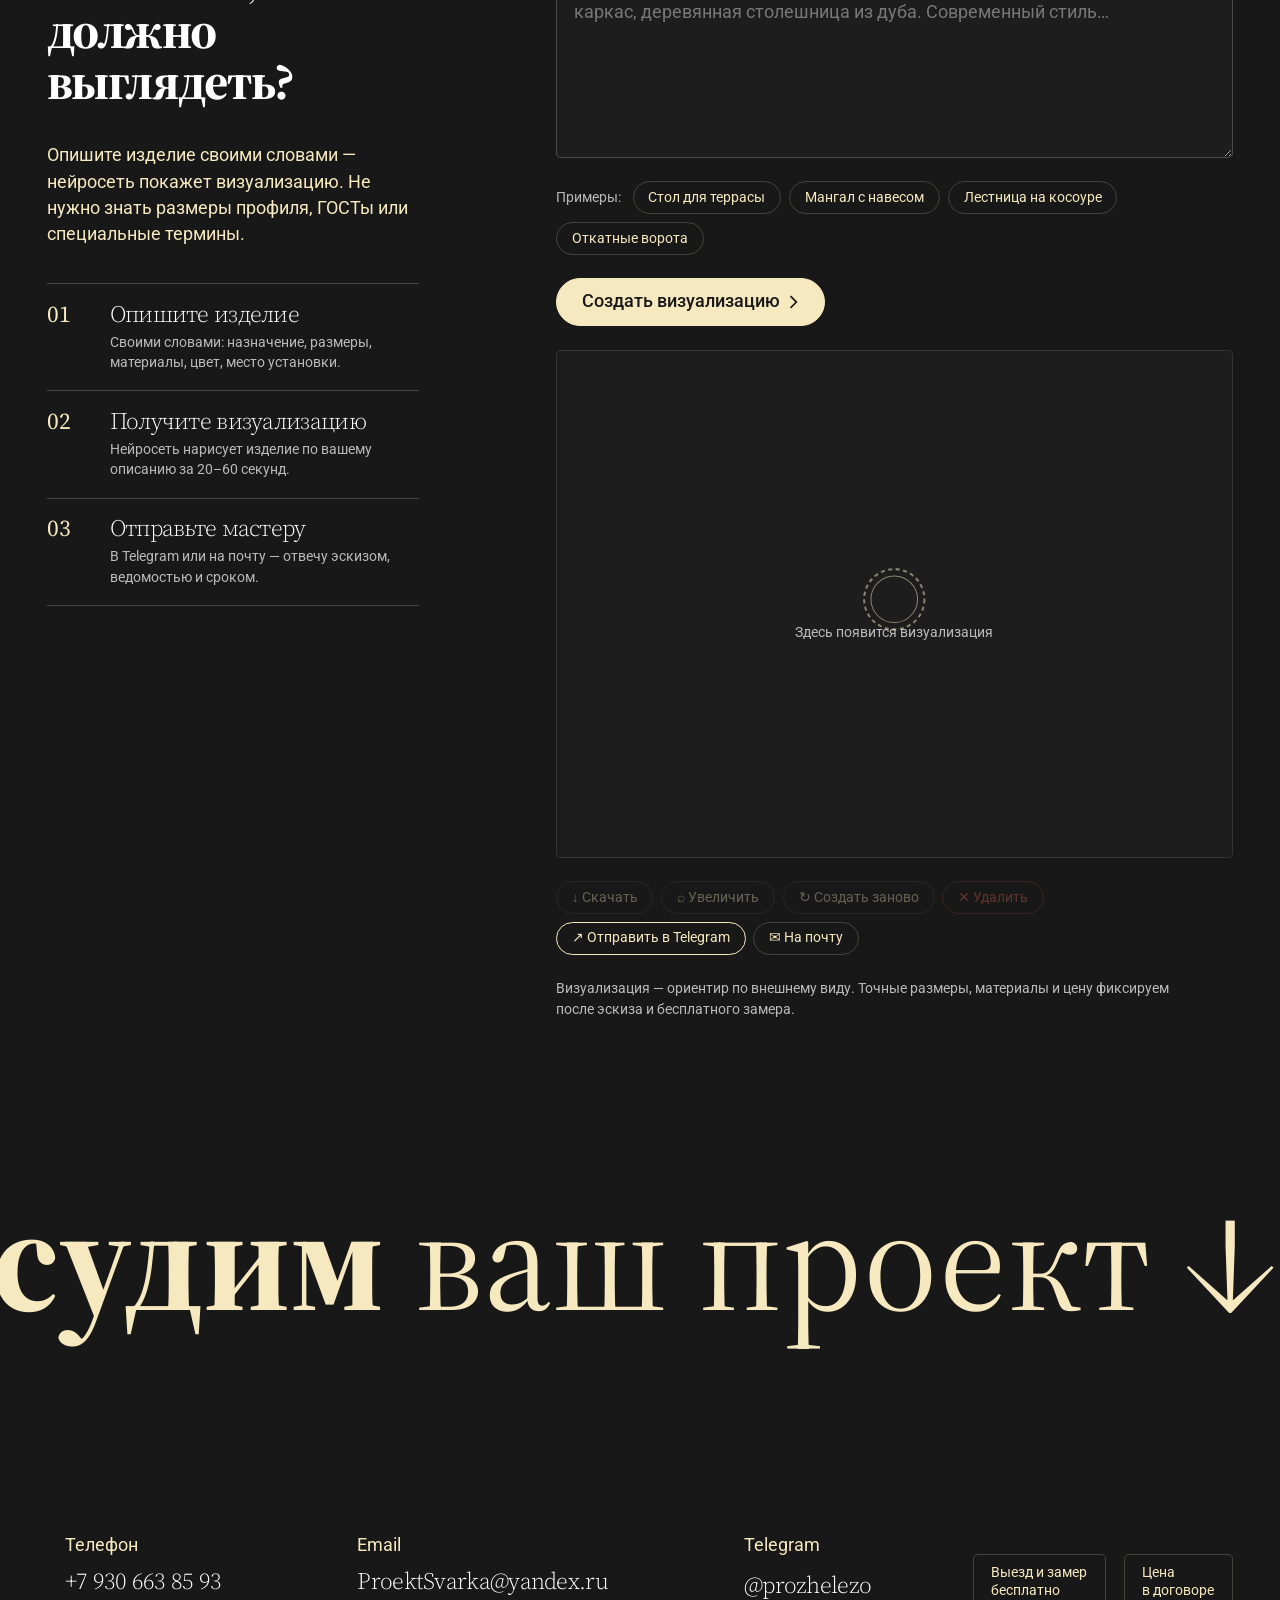
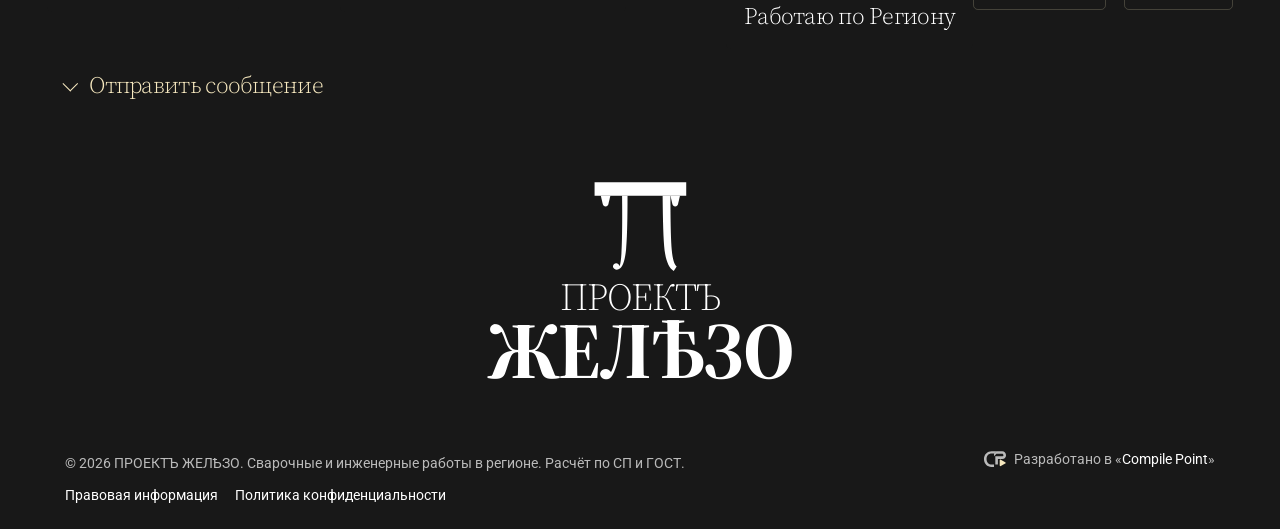
<file: works.html>
<!DOCTYPE html>
<html lang="ru">
<head>
<meta charset="utf-8">
<meta name="viewport" content="width=device-width, initial-scale=1, viewport-fit=cover">
<title>Каталог работ: заборы, навесы, мебель — Нижегородская область | ПРОЕКТЪ ЖЕЛѢЗО</title>
<meta name="description" content="Заборы и ворота, навесы и беседки, лестницы, мангальные зоны, мебель из металла и дерева. Работаю по Нижегородской области.">
<meta name="theme-color" content="#181818">
<link rel="canonical" href="https://zhelezo.pro/works">
<meta property="og:type" content="website">
<meta property="og:site_name" content="ПРОЕКТЪ ЖЕЛѢЗО">
<meta property="og:locale" content="ru_RU">
<meta property="og:title" content="Каталог работ: заборы, навесы, мебель — Нижегородская область | ПРОЕКТЪ ЖЕЛѢЗО">
<meta property="og:description" content="Заборы и ворота, навесы и беседки, лестницы, мангальные зоны, мебель из металла и дерева. Работаю по Нижегородской области.">
<meta property="og:url" content="https://zhelezo.pro/works">
<meta property="og:image" content="https://zhelezo.pro/assets/photo/photo-2026-10-03.jpg"><meta property="og:image:width" content="1280"><meta property="og:image:height" content="719"><meta property="og:image:alt" content="Наши работы — металлоконструкции и изделия">
<meta name="twitter:card" content="summary_large_image">
<meta name="geo.region" content="RU-NIZ">
<meta name="geo.placename" content="Воротынский муниципальный округ">
<meta name="geo.position" content="56.0520;45.8660">
<meta name="ICBM" content="56.0520, 45.8660">
<!-- Yandex.Metrika counter -->
<script type="text/javascript">
    (function(m,e,t,r,i,k,a){
        m[i]=m[i]||function(){(m[i].a=m[i].a||[]).push(arguments)};
        m[i].l=1*new Date();
        for (var j = 0; j < document.scripts.length; j++) {if (document.scripts[j].src === r) { return; }}
        k=e.createElement(t),a=e.getElementsByTagName(t)[0],k.async=1,k.src=r,a.parentNode.insertBefore(k,a)
    })(window, document,'script','https://mc.yandex.ru/metrika/tag.js?id=113285300', 'ym');

    ym(113285300, 'init', {ssr:true, webvisor:true, clickmap:true, ecommerce:"dataLayer", referrer: document.referrer, url: location.href, accurateTrackBounce:true, trackLinks:true});
</script>
<!-- /Yandex.Metrika counter -->
<link rel="icon" type="image/svg+xml" href="data:image/svg+xml,%3Csvg%20xmlns%3D%22http%3A%2F%2Fwww.w3.org%2F2000%2Fsvg%22%20viewBox%3D%220%200%2064%2064%22%20fill%3D%22none%22%3E%3Crect%20width%3D%2264%22%20height%3D%2264%22%20rx%3D%2212%22%20fill%3D%22%23181818%22%2F%3E%3Cg%20transform%3D%22translate(32%2034.5)%20scale(.95)%20translate(-32%20-34.5)%22%3E%3Cg%20fill%3D%22%23f6e8bf%22%3E%0A%3Cpath%20d%3D%22M8.5%2012.4h47v6.9h-47z%22%2F%3E%0A%3Cpath%20d%3D%22M11.7%2019.3h4.9l-1%204.3c-.2.85-.65%201.25-1.45%201.25s-1.25-.4-1.45-1.25z%22%2F%3E%0A%3Cpath%20d%3D%22M47.4%2019.3h4.9l-1%204.3c-.2.85-.65%201.25-1.45%201.25s-1.25-.4-1.45-1.25z%22%2F%3E%0A%3Cpath%20d%3D%22M20.6%2019.3h4.8c0%2013.2-.25%2022.4-.75%2027.6-.5%205.1-1.5%208.4-3%209.7-1.05.9-2.15.95-3.05.25-.8-.6-.9-1.6-.2-2.3.7-.7%201.65-.7%202.35-.05.3.28.5.6.62.98.42-1.25.72-3.4.9-6.5.32-5.3.5-15.2.33-29.68z%22%2F%3E%0A%3Cpath%20d%3D%22M39.8%2019.3h7.6c0%2013.4.22%2022.7.68%2027.9.42%204.6%201.25%207.4%202.52%208.4l-1.5%202.4c-2.2-1.4-3.65-4.35-4.42-8.85-.8-4.7-1.15-14.6-1.28-29.85z%22%2F%3E%0A%3C%2Fg%3E%3C%2Fg%3E%3C%2Fsvg%3E">
<script>
  // Анимации появления включаются только при работающем JS; если скрипты не загрузились за 8 секунд — показываем страницу как есть
  document.documentElement.classList.add('js');
  setTimeout(function () {
    if (window.__siteReady) return;
    document.documentElement.classList.remove('js');
    var l = document.getElementById('loader');
    if (l) l.style.display = 'none';
  }, 8000);
</script>
<link rel="preload" href="assets/fonts/roboto-cyrillic-1.woff2" as="font" type="font/woff2" crossorigin>
<link rel="preload" href="assets/fonts/source-serif-4-cyrillic-5.woff2" as="font" type="font/woff2" crossorigin>
<link rel="preload" href="assets/fonts/source-serif-4-cyrillic-ext-4.woff2" as="font" type="font/woff2" crossorigin>
<link rel="stylesheet" href="assets/css/fonts.css">
<link rel="stylesheet" href="assets/css/style.css">
<link rel="stylesheet" href="assets/css/create.css">
<link rel="stylesheet" href="assets/css/message.css">
<link rel="stylesheet" href="assets/css/mobile.css">
</head>
<body class="loading" data-page="works">
<noscript><div><img src="https://mc.yandex.ru/watch/113285300" style="position:absolute; left:-9999px;" alt="" / decoding="async"></div></noscript>
<div class="page">
<button class="to-top" type="button" aria-label="Наверх" data-to-top data-cursor="-fusion"><svg viewBox="0 0 24 24" width="100%" height="100%" fill="none" stroke="currentColor" stroke-width="1.5" aria-hidden="true"><path d="M12 19V5M5.5 11.5 12 5l6.5 6.5"/></svg></button>

<nav class="topbar" id="topbar">
  <section class="topbar__wrap">
    <div class="topbar__inner">
      <div class="topbar__left">
        <a class="brand" href="index.html" aria-label="ПРОЕКТЪ ЖЕЛѢЗО — на главную" title="ПРОЕКТЪ ЖЕЛѢЗО" data-top-item data-cursor="-fusion"><svg viewBox="4 8 56 54" width="100%" height="100%" fill="none" role="img" aria-hidden="true"><g fill="currentColor">
<path d="M8.5 12.4h47v6.9h-47z"/>
<path d="M11.7 19.3h4.9l-1 4.3c-.2.85-.65 1.25-1.45 1.25s-1.25-.4-1.45-1.25z"/>
<path d="M47.4 19.3h4.9l-1 4.3c-.2.85-.65 1.25-1.45 1.25s-1.25-.4-1.45-1.25z"/>
<path d="M20.6 19.3h4.8c0 13.2-.25 22.4-.75 27.6-.5 5.1-1.5 8.4-3 9.7-1.05.9-2.15.95-3.05.25-.8-.6-.9-1.6-.2-2.3.7-.7 1.65-.7 2.35-.05.3.28.5.6.62.98.42-1.25.72-3.4.9-6.5.32-5.3.5-15.2.33-29.68z"/>
<path d="M39.8 19.3h7.6c0 13.4.22 22.7.68 27.9.42 4.6 1.25 7.4 2.52 8.4l-1.5 2.4c-2.2-1.4-3.65-4.35-4.42-8.85-.8-4.7-1.15-14.6-1.28-29.85z"/>
</g></svg></a>

      </div>
      <div class="topbar__right">
        <div class="nav-links"><div class="nav-links__inner">
          <a class="topbar__works" href="works.html" data-open-dropdown aria-controls="dropdown-works" data-cursor="-hidden"><p class="link-u" data-top-item>Каталог •</p></a>
          <a class="link-u" href="index.html" data-top-item data-cursor="-hidden">Главная</a>
          <a class="link-u" href="about.html" data-top-item data-cursor="-hidden">О нас</a>
          <a class="link-u" href="team.html" data-top-item data-cursor="-hidden">Направления</a>
          <a class="link-u" href="expertise.html" data-top-item data-cursor="-hidden">Экспертиза</a>
          <a class="link-u" href="calculator.html" data-top-item data-cursor="-hidden">Калькулятор</a>
          <a class="link-u" href="prices.html" data-top-item data-cursor="-hidden">Цены</a>
          <a class="link-u" href="index.html#create" data-top-item data-cursor="-hidden">Создай своё</a>
        </div></div>
        <div class="topbar__menu" data-top-item>
          <a class="btn-link" href="#contact" data-cursor="-fusion"><div class="btn "><div class="btn__list"><div class="btn__text">Контакт</div><div class="btn__icon"><svg viewBox="0 0 8 12" width="100%" height="100%" fill="none" stroke="currentColor" stroke-width="1.4"><polyline points="1.5,1 6.5,6 1.5,11"/></svg></div></div></div></a>
          <div class="hamburger-wrap" data-cursor="-fusion"><button class="hamburger" type="button" data-open-menu aria-label="Открыть меню" aria-expanded="false"><span></span></button></div>
        </div>
      </div>
    </div>
  </section>
</nav>
<main class="page-main" id="main">

<section class="works-head">
  <div class="container works-head__inner">
    <div class="sec-head works-head__head">
      <div class="works-head__text">
        <h1 class="page-title" data-split data-chars data-cursor="-fusion">Каталог <strong>работ</strong></h1>
        <p class="works-head__lead" data-fade-up>Сварной каркас, дерево, металл — от заборов и навесов до мебели и мангалов. Каркас варю сам, дерево подбираем вместе по наличию. Металл — порошковая окраска в любой RAL или патина под лофт. Цена — после эскиза и выбора материала.</p>
      </div>
      <form class="wfilter" onsubmit="return false">
        <div class="wfilter__wrap">
          <label class="wcheck" data-fade-up data-cursor="-hidden"><input type="checkbox" value="Металлоконструкции"><span class="wcheck__label">Металлоконструкции</span><div class="wcheck__mark"></div></label>
          <label class="wcheck" data-fade-up data-cursor="-hidden"><input type="checkbox" value="Лестницы и перила"><span class="wcheck__label">Лестницы и перила</span><div class="wcheck__mark"></div></label>
          <label class="wcheck" data-fade-up data-cursor="-hidden"><input type="checkbox" value="Беседки и навесы"><span class="wcheck__label">Беседки и навесы</span><div class="wcheck__mark"></div></label>
          <label class="wcheck" data-fade-up data-cursor="-hidden"><input type="checkbox" value="Мангалы и грили"><span class="wcheck__label">Мангалы и грили</span><div class="wcheck__mark"></div></label>
          <label class="wcheck" data-fade-up data-cursor="-hidden"><input type="checkbox" value="Мебель"><span class="wcheck__label">Мебель</span><div class="wcheck__mark"></div></label>
          <label class="wcheck" data-fade-up data-cursor="-hidden"><input type="checkbox" value="Уличная мебель"><span class="wcheck__label">Уличная мебель</span><div class="wcheck__mark"></div></label>
          <label class="wcheck" data-fade-up data-cursor="-hidden"><input type="checkbox" value="Изделия из металла"><span class="wcheck__label">Изделия из металла</span><div class="wcheck__mark"></div></label>
          <label class="wcheck" data-fade-up data-cursor="-hidden"><input type="checkbox" value="Отопление"><span class="wcheck__label">Отопление</span><div class="wcheck__mark"></div></label>
          <label class="wcheck" data-fade-up data-cursor="-hidden"><input type="checkbox" value="Водоснабжение"><span class="wcheck__label">Водоснабжение</span><div class="wcheck__mark"></div></label>
        </div>
        <div class="btn btn--reset js-reset" data-fade-up data-cursor="-fusion"><div class="btn__list"><div class="btn__text">Сбросить фильтр</div><div class="btn__icon"><svg viewBox="0 0 8 12" width="100%" height="100%" fill="none" stroke="currentColor" stroke-width="1.4"><polyline points="1.5,1 6.5,6 1.5,11"/></svg></div></div></div>
      </form>
    </div>
  </div>
</section>
<section class="works">
  <div class="works__contain">
    <div class="works__list" data-visible="10">
      <div class="works__wrap" data-cats="Металлоконструкции">
        <div class="works__item">
          <div class="works__txt"><div class="works__link" data-zoom-src="assets/photo/zabory-vorota.jpg" data-cursor-text="Увеличить" role="button" tabindex="0"><h2 class="works__title">Заборы, ворота, навесы</h2><div class="works__desc">Каркас под снеговую нагрузку района, профлист или евроштакетник, автоматика на ворота.</div></div></div>
          <div class="works__gallery">
            <div class="works__ci works__ci--featured"><img class="works__img" src="assets/photo/zabory-vorota.jpg" alt="Заборы, ворота, навесы" data-zoom data-cursor-text="Увеличить" width="1600" height="900" decoding="async" loading="lazy"></div>
            <div class="works__more"><div class="works__ci"><img class="works__img" src="assets/photo/terrasa-loft.jpg" alt="" loading="lazy" data-zoom data-cursor-text="Увеличить" width="1536" height="1024" decoding="async"></div><div class="works__ci"><img class="works__img" src="assets/photo/kollazh-izdeliya.jpg" alt="" loading="lazy" data-zoom data-cursor-text="Увеличить" width="1536" height="1024" decoding="async"></div><div class="works__ci"><img class="works__img" src="assets/photo/mangalnaya-zona.jpg" alt="" loading="lazy" data-zoom data-cursor-text="Увеличить" width="1536" height="1024" decoding="async"></div><div class="works__ci"><img class="works__img" src="assets/photo/stellazhi.jpg" alt="" loading="lazy" data-zoom data-cursor-text="Увеличить" width="1536" height="1024" decoding="async"></div><div class="works__ci"><img class="works__img" src="assets/photo/mebel-kafe.jpg" alt="" loading="lazy" data-zoom data-cursor-text="Увеличить" width="1536" height="1024" decoding="async"></div></div>
          </div>
        </div>
      </div>
      <div class="works__wrap" data-cats="Металлоконструкции">
        <div class="works__item">
          <div class="works__txt"><div class="works__link" data-zoom-src="assets/photo/vorota-zabor.jpg" data-cursor-text="Увеличить" role="button" tabindex="0"><h2 class="works__title">Откатные ворота и забор</h2><div class="works__desc">Сварной каркас, заглубление столбов по типу грунта, порошковая окраска.</div></div></div>
          <div class="works__gallery">
            <div class="works__ci works__ci--featured"><img class="works__img" src="assets/photo/vorota-zabor.jpg" alt="Откатные ворота и забор" data-zoom data-cursor-text="Увеличить" width="1600" height="900" decoding="async" loading="lazy"></div>
            <div class="works__more"><div class="works__ci"><img class="works__img" src="assets/photo/mangalnaya-zona.jpg" alt="" loading="lazy" data-zoom data-cursor-text="Увеличить" width="1536" height="1024" decoding="async"></div><div class="works__ci"><img class="works__img" src="assets/photo/stellazhi.jpg" alt="" loading="lazy" data-zoom data-cursor-text="Увеличить" width="1536" height="1024" decoding="async"></div><div class="works__ci"><img class="works__img" src="assets/photo/zabory-vorota.jpg" alt="" loading="lazy" data-zoom data-cursor-text="Увеличить" width="1600" height="900" decoding="async"></div><div class="works__ci"><img class="works__img" src="assets/photo/mebel-kafe.jpg" alt="" loading="lazy" data-zoom data-cursor-text="Увеличить" width="1536" height="1024" decoding="async"></div><div class="works__ci"><img class="works__img" src="assets/photo/lestnica.jpg" alt="" loading="lazy" data-zoom data-cursor-text="Увеличить" width="1536" height="1024" decoding="async"></div></div>
          </div>
        </div>
      </div>
      <div class="works__wrap" data-cats="Лестницы и перила">
        <div class="works__item">
          <div class="works__txt"><div class="works__link" data-zoom-src="assets/photo/lestnica.jpg" data-cursor-text="Увеличить" role="button" tabindex="0"><h2 class="works__title">Лестница на металлокосоуре</h2><div class="works__desc">Металлокосоур с деревянными ступенями, ограждения и перила.</div></div></div>
          <div class="works__gallery">
            <div class="works__ci works__ci--featured"><img class="works__img" src="assets/photo/lestnica.jpg" alt="Лестница на металлокосоуре" data-zoom data-cursor-text="Увеличить" width="1536" height="1024" decoding="async" loading="lazy"></div>
            <div class="works__more"><div class="works__ci"><img class="works__img" src="assets/photo/zabory-vorota.jpg" alt="" loading="lazy" data-zoom data-cursor-text="Увеличить" width="1600" height="900" decoding="async"></div><div class="works__ci"><img class="works__img" src="assets/photo/mebel-kafe.jpg" alt="" loading="lazy" data-zoom data-cursor-text="Увеличить" width="1536" height="1024" decoding="async"></div><div class="works__ci"><img class="works__img" src="assets/photo/skami-veshala.jpg" alt="" loading="lazy" data-zoom data-cursor-text="Увеличить" width="1536" height="1024" decoding="async"></div><div class="works__ci"><img class="works__img" src="assets/photo/vorota-zabor.jpg" alt="" loading="lazy" data-zoom data-cursor-text="Увеличить" width="1600" height="900" decoding="async"></div><div class="works__ci"><img class="works__img" src="assets/photo/izdeliya-iz-metalla.jpg" alt="" loading="lazy" data-zoom data-cursor-text="Увеличить" width="1536" height="1024" decoding="async"></div></div>
          </div>
        </div>
      </div>
      <div class="works__wrap" data-cats="Беседки и навесы">
        <div class="works__item">
          <div class="works__txt"><div class="works__link" data-zoom-src="assets/photo/terrasa-loft.jpg" data-cursor-text="Увеличить" role="button" tabindex="0"><h2 class="works__title">Беседки, перголы, навесы</h2><div class="works__desc">Металлокаркас с деревянной обшивкой: держит снег, не ведёт от влаги.</div></div></div>
          <div class="works__gallery">
            <div class="works__ci works__ci--featured"><img class="works__img" src="assets/photo/terrasa-loft.jpg" alt="Беседки, перголы, навесы" data-zoom data-cursor-text="Увеличить" width="1536" height="1024" decoding="async" loading="lazy"></div>
            <div class="works__more"><div class="works__ci"><img class="works__img" src="assets/photo/skami-veshala.jpg" alt="" loading="lazy" data-zoom data-cursor-text="Увеличить" width="1536" height="1024" decoding="async"></div><div class="works__ci"><img class="works__img" src="assets/photo/vorota-zabor.jpg" alt="" loading="lazy" data-zoom data-cursor-text="Увеличить" width="1600" height="900" decoding="async"></div><div class="works__ci"><img class="works__img" src="assets/photo/izdeliya-iz-metalla.jpg" alt="" loading="lazy" data-zoom data-cursor-text="Увеличить" width="1536" height="1024" decoding="async"></div><div class="works__ci"><img class="works__img" src="assets/photo/stol-obedenny.jpg" alt="" loading="lazy" data-zoom data-cursor-text="Увеличить" width="1536" height="1024" decoding="async"></div><div class="works__ci"><img class="works__img" src="assets/photo/mangaly.jpg" alt="" loading="lazy" data-zoom data-cursor-text="Увеличить" width="1600" height="900" decoding="async"></div></div>
          </div>
        </div>
      </div>
      <div class="works__wrap" data-cats="Мангалы и грили|Беседки и навесы">
        <div class="works__item">
          <div class="works__txt"><div class="works__link" data-zoom-src="assets/photo/mangalnaya-zona.jpg" data-cursor-text="Увеличить" role="button" tabindex="0"><h2 class="works__title">Мангальная зона под навесом</h2><div class="works__desc">Уличная кухня с металлической столешницей, дровница и навес.</div></div></div>
          <div class="works__gallery">
            <div class="works__ci works__ci--featured"><img class="works__img" src="assets/photo/mangalnaya-zona.jpg" alt="Мангальная зона под навесом" data-zoom data-cursor-text="Увеличить" width="1536" height="1024" decoding="async" loading="lazy"></div>
            <div class="works__more"><div class="works__ci"><img class="works__img" src="assets/photo/izdeliya-iz-metalla.jpg" alt="" loading="lazy" data-zoom data-cursor-text="Увеличить" width="1536" height="1024" decoding="async"></div><div class="works__ci"><img class="works__img" src="assets/photo/stol-obedenny.jpg" alt="" loading="lazy" data-zoom data-cursor-text="Увеличить" width="1536" height="1024" decoding="async"></div><div class="works__ci"><img class="works__img" src="assets/photo/mangaly.jpg" alt="" loading="lazy" data-zoom data-cursor-text="Увеличить" width="1600" height="900" decoding="async"></div><div class="works__ci"><img class="works__img" src="assets/photo/photo-2026-09-30-11-44-07.jpg" alt="" loading="lazy" data-zoom data-cursor-text="Увеличить" width="1280" height="853" decoding="async"></div><div class="works__ci"><img class="works__img" src="assets/photo/napr.jpg" alt="" loading="lazy" data-zoom data-cursor-text="Увеличить" width="1536" height="1024" decoding="async"></div></div>
          </div>
        </div>
      </div>
      <div class="works__wrap" data-cats="Мангалы и грили">
        <div class="works__item">
          <div class="works__txt"><div class="works__link" data-zoom-src="assets/photo/mangaly.jpg" data-cursor-text="Увеличить" role="button" tabindex="0"><h2 class="works__title">Мангалы и грили</h2><div class="works__desc">Усиленное дно, регулируемая решётка, полки для дров.</div></div></div>
          <div class="works__gallery">
            <div class="works__ci works__ci--featured"><img class="works__img" src="assets/photo/mangaly.jpg" alt="Мангалы и грили" data-zoom data-cursor-text="Увеличить" width="1600" height="900" decoding="async" loading="lazy"></div>
            <div class="works__more"><div class="works__ci"><img class="works__img" src="assets/photo/stol-obedenny.jpg" alt="" loading="lazy" data-zoom data-cursor-text="Увеличить" width="1536" height="1024" decoding="async"></div><div class="works__ci"><img class="works__img" src="assets/photo/photo-2026-09-30-11-44-07.jpg" alt="" loading="lazy" data-zoom data-cursor-text="Увеличить" width="1280" height="853" decoding="async"></div><div class="works__ci"><img class="works__img" src="assets/photo/napr.jpg" alt="" loading="lazy" data-zoom data-cursor-text="Увеличить" width="1536" height="1024" decoding="async"></div><div class="works__ci"><img class="works__img" src="assets/photo/terrasa-loft.jpg" alt="" loading="lazy" data-zoom data-cursor-text="Увеличить" width="1536" height="1024" decoding="async"></div><div class="works__ci"><img class="works__img" src="assets/photo/kollazh-izdeliya.jpg" alt="" loading="lazy" data-zoom data-cursor-text="Увеличить" width="1536" height="1024" decoding="async"></div></div>
          </div>
        </div>
      </div>
      <div class="works__wrap" data-cats="Мебель">
        <div class="works__item">
          <div class="works__txt"><div class="works__link" data-zoom-src="assets/photo/stol-obedenny.jpg" data-cursor-text="Увеличить" role="button" tabindex="0"><h2 class="works__title">Столы и столешницы</h2><div class="works__desc">Массив или щит на сварной раме, скрытое крепление столешницы.</div></div></div>
          <div class="works__gallery">
            <div class="works__ci works__ci--featured"><img class="works__img" src="assets/photo/stol-obedenny.jpg" alt="Столы и столешницы" data-zoom data-cursor-text="Увеличить" width="1536" height="1024" decoding="async" loading="lazy"></div>
            <div class="works__more"><div class="works__ci"><img class="works__img" src="assets/photo/napr.jpg" alt="" loading="lazy" data-zoom data-cursor-text="Увеличить" width="1536" height="1024" decoding="async"></div><div class="works__ci"><img class="works__img" src="assets/photo/terrasa-loft.jpg" alt="" loading="lazy" data-zoom data-cursor-text="Увеличить" width="1536" height="1024" decoding="async"></div><div class="works__ci"><img class="works__img" src="assets/photo/kollazh-izdeliya.jpg" alt="" loading="lazy" data-zoom data-cursor-text="Увеличить" width="1536" height="1024" decoding="async"></div><div class="works__ci"><img class="works__img" src="assets/photo/mangalnaya-zona.jpg" alt="" loading="lazy" data-zoom data-cursor-text="Увеличить" width="1536" height="1024" decoding="async"></div><div class="works__ci"><img class="works__img" src="assets/photo/stellazhi.jpg" alt="" loading="lazy" data-zoom data-cursor-text="Увеличить" width="1536" height="1024" decoding="async"></div></div>
          </div>
        </div>
      </div>
      <div class="works__wrap" data-cats="Мебель">
        <div class="works__item">
          <div class="works__txt"><div class="works__link" data-zoom-src="assets/photo/stellazhi.jpg" data-cursor-text="Увеличить" role="button" tabindex="0"><h2 class="works__title">Стеллажи и полки</h2><div class="works__desc">Открытые стеллажи в комнату, витринные — в магазин, усиленные — в гараж.</div></div></div>
          <div class="works__gallery">
            <div class="works__ci works__ci--featured"><img class="works__img" src="assets/photo/stellazhi.jpg" alt="Стеллажи и полки" data-zoom data-cursor-text="Увеличить" width="1536" height="1024" decoding="async" loading="lazy"></div>
            <div class="works__more"><div class="works__ci"><img class="works__img" src="assets/photo/kollazh-izdeliya.jpg" alt="" loading="lazy" data-zoom data-cursor-text="Увеличить" width="1536" height="1024" decoding="async"></div><div class="works__ci"><img class="works__img" src="assets/photo/mangalnaya-zona.jpg" alt="" loading="lazy" data-zoom data-cursor-text="Увеличить" width="1536" height="1024" decoding="async"></div><div class="works__ci"><img class="works__img" src="assets/photo/zabory-vorota.jpg" alt="" loading="lazy" data-zoom data-cursor-text="Увеличить" width="1600" height="900" decoding="async"></div><div class="works__ci"><img class="works__img" src="assets/photo/mebel-kafe.jpg" alt="" loading="lazy" data-zoom data-cursor-text="Увеличить" width="1536" height="1024" decoding="async"></div><div class="works__ci"><img class="works__img" src="assets/photo/lestnica.jpg" alt="" loading="lazy" data-zoom data-cursor-text="Увеличить" width="1536" height="1024" decoding="async"></div></div>
          </div>
        </div>
      </div>
      <div class="works__wrap" data-cats="Мебель">
        <div class="works__item">
          <div class="works__txt"><div class="works__link" data-zoom-src="assets/photo/skami-veshala.jpg" data-cursor-text="Увеличить" role="button" tabindex="0"><h2 class="works__title">Скамьи, табуреты, вешала</h2><div class="works__desc">Прихожая, терраса, раздевалка. Простая геометрия, которую не расшатать.</div></div></div>
          <div class="works__gallery">
            <div class="works__ci works__ci--featured"><img class="works__img" src="assets/photo/skami-veshala.jpg" alt="Скамьи, табуреты, вешала" data-zoom data-cursor-text="Увеличить" width="1536" height="1024" decoding="async" loading="lazy"></div>
            <div class="works__more"><div class="works__ci"><img class="works__img" src="assets/photo/stellazhi.jpg" alt="" loading="lazy" data-zoom data-cursor-text="Увеличить" width="1536" height="1024" decoding="async"></div><div class="works__ci"><img class="works__img" src="assets/photo/zabory-vorota.jpg" alt="" loading="lazy" data-zoom data-cursor-text="Увеличить" width="1600" height="900" decoding="async"></div><div class="works__ci"><img class="works__img" src="assets/photo/mebel-kafe.jpg" alt="" loading="lazy" data-zoom data-cursor-text="Увеличить" width="1536" height="1024" decoding="async"></div><div class="works__ci"><img class="works__img" src="assets/photo/lestnica.jpg" alt="" loading="lazy" data-zoom data-cursor-text="Увеличить" width="1536" height="1024" decoding="async"></div><div class="works__ci"><img class="works__img" src="assets/photo/vorota-zabor.jpg" alt="" loading="lazy" data-zoom data-cursor-text="Увеличить" width="1600" height="900" decoding="async"></div></div>
          </div>
        </div>
      </div>
      <div class="works__wrap" data-cats="Мебель">
        <div class="works__item">
          <div class="works__txt"><div class="works__link" data-zoom-src="assets/photo/mebel-kafe.jpg" data-cursor-text="Увеличить" role="button" tabindex="0"><h2 class="works__title">Мебель для кафе и баров</h2><div class="works__desc">Барные стойки, столы и стулья на сварном каркасе — комплектом на зал.</div></div></div>
          <div class="works__gallery">
            <div class="works__ci works__ci--featured"><img class="works__img" src="assets/photo/mebel-kafe.jpg" alt="Мебель для кафе и баров" data-zoom data-cursor-text="Увеличить" width="1536" height="1024" decoding="async" loading="lazy"></div>
            <div class="works__more"><div class="works__ci"><img class="works__img" src="assets/photo/lestnica.jpg" alt="" loading="lazy" data-zoom data-cursor-text="Увеличить" width="1536" height="1024" decoding="async"></div><div class="works__ci"><img class="works__img" src="assets/photo/skami-veshala.jpg" alt="" loading="lazy" data-zoom data-cursor-text="Увеличить" width="1536" height="1024" decoding="async"></div><div class="works__ci"><img class="works__img" src="assets/photo/vorota-zabor.jpg" alt="" loading="lazy" data-zoom data-cursor-text="Увеличить" width="1600" height="900" decoding="async"></div><div class="works__ci"><img class="works__img" src="assets/photo/izdeliya-iz-metalla.jpg" alt="" loading="lazy" data-zoom data-cursor-text="Увеличить" width="1536" height="1024" decoding="async"></div><div class="works__ci"><img class="works__img" src="assets/photo/stol-obedenny.jpg" alt="" loading="lazy" data-zoom data-cursor-text="Увеличить" width="1536" height="1024" decoding="async"></div></div>
          </div>
        </div>
      </div>
      <div class="works__wrap is-hidden-more" data-cats="Изделия из металла">
        <div class="works__item">
          <div class="works__txt"><div class="works__link" data-zoom-src="assets/photo/izdeliya-iz-metalla.jpg" data-cursor-text="Увеличить" role="button" tabindex="0"><h2 class="works__title">Изделия из металла</h2><div class="works__desc">Качели, вазоны, подставки, декор. Порошковая окраска или патина.</div></div></div>
          <div class="works__gallery">
            <div class="works__ci works__ci--featured"><img class="works__img" src="assets/photo/izdeliya-iz-metalla.jpg" alt="Изделия из металла" data-zoom data-cursor-text="Увеличить" width="1536" height="1024" decoding="async" loading="lazy"></div>
            <div class="works__more"><div class="works__ci"><img class="works__img" src="assets/photo/skami-veshala.jpg" alt="" loading="lazy" data-zoom data-cursor-text="Увеличить" width="1536" height="1024" decoding="async"></div><div class="works__ci"><img class="works__img" src="assets/photo/vorota-zabor.jpg" alt="" loading="lazy" data-zoom data-cursor-text="Увеличить" width="1600" height="900" decoding="async"></div><div class="works__ci"><img class="works__img" src="assets/photo/stol-obedenny.jpg" alt="" loading="lazy" data-zoom data-cursor-text="Увеличить" width="1536" height="1024" decoding="async"></div><div class="works__ci"><img class="works__img" src="assets/photo/mangaly.jpg" alt="" loading="lazy" data-zoom data-cursor-text="Увеличить" width="1600" height="900" decoding="async"></div><div class="works__ci"><img class="works__img" src="assets/photo/photo-2026-09-30-11-44-07.jpg" alt="" loading="lazy" data-zoom data-cursor-text="Увеличить" width="1280" height="853" decoding="async"></div></div>
          </div>
        </div>
      </div>
      <div class="works__wrap is-hidden-more" data-cats="Отопление">
        <div class="works__item">
          <div class="works__txt"><div class="works__link" data-zoom-src="assets/photo/otoplenie.jpg" data-cursor-text="Увеличить" role="button" tabindex="0"><h2 class="works__title">Отопление и тёплый пол</h2><div class="works__desc">Котёл, разводка, радиаторы, контур ГВС. Расчёт под −40 °C.</div></div></div>
          <div class="works__gallery">
            <div class="works__ci works__ci--featured"><img class="works__img" src="assets/photo/otoplenie.jpg" alt="Отопление и тёплый пол" data-zoom data-cursor-text="Увеличить" width="1600" height="902" decoding="async" loading="lazy"></div>
            <div class="works__more"><div class="works__ci"><img class="works__img" src="assets/photo/vorota-zabor.jpg" alt="" loading="lazy" data-zoom data-cursor-text="Увеличить" width="1600" height="900" decoding="async"></div><div class="works__ci"><img class="works__img" src="assets/photo/izdeliya-iz-metalla.jpg" alt="" loading="lazy" data-zoom data-cursor-text="Увеличить" width="1536" height="1024" decoding="async"></div><div class="works__ci"><img class="works__img" src="assets/photo/stol-obedenny.jpg" alt="" loading="lazy" data-zoom data-cursor-text="Увеличить" width="1536" height="1024" decoding="async"></div><div class="works__ci"><img class="works__img" src="assets/photo/mangaly.jpg" alt="" loading="lazy" data-zoom data-cursor-text="Увеличить" width="1600" height="900" decoding="async"></div><div class="works__ci"><img class="works__img" src="assets/photo/photo-2026-09-30-11-44-07.jpg" alt="" loading="lazy" data-zoom data-cursor-text="Увеличить" width="1280" height="853" decoding="async"></div></div>
          </div>
        </div>
      </div>
      <div class="works__wrap is-hidden-more" data-cats="Водоснабжение">
        <div class="works__item">
          <div class="works__txt"><div class="works__link" data-zoom-src="assets/photo/vodosnabzhenie.jpg" data-cursor-text="Увеличить" role="button" tabindex="0"><h2 class="works__title">Водоснабжение</h2><div class="works__desc">Скважина или центральный ввод, разводка по точкам, фильтрация.</div></div></div>
          <div class="works__gallery">
            <div class="works__ci works__ci--featured"><img class="works__img" src="assets/photo/vodosnabzhenie.jpg" alt="Водоснабжение" data-zoom data-cursor-text="Увеличить" width="1536" height="1024" decoding="async" loading="lazy"></div>
            <div class="works__more"><div class="works__ci"><img class="works__img" src="assets/photo/stol-obedenny.jpg" alt="" loading="lazy" data-zoom data-cursor-text="Увеличить" width="1536" height="1024" decoding="async"></div><div class="works__ci"><img class="works__img" src="assets/photo/mangaly.jpg" alt="" loading="lazy" data-zoom data-cursor-text="Увеличить" width="1600" height="900" decoding="async"></div><div class="works__ci"><img class="works__img" src="assets/photo/photo-2026-09-30-11-44-07.jpg" alt="" loading="lazy" data-zoom data-cursor-text="Увеличить" width="1280" height="853" decoding="async"></div><div class="works__ci"><img class="works__img" src="assets/photo/napr.jpg" alt="" loading="lazy" data-zoom data-cursor-text="Увеличить" width="1536" height="1024" decoding="async"></div><div class="works__ci"><img class="works__img" src="assets/photo/terrasa-loft.jpg" alt="" loading="lazy" data-zoom data-cursor-text="Увеличить" width="1536" height="1024" decoding="async"></div></div>
          </div>
        </div>
      </div>
      <div class="works__wrap is-hidden-more" data-cats="Мебель">
        <div class="works__item">
          <div class="works__txt"><div class="works__link" data-zoom-src="assets/photo/krovat.jpg" data-cursor-text="Увеличить" role="button" tabindex="0"><h2 class="works__title">Кровать</h2><div class="works__desc">Массив дерева и металл. Порошковая окраска.</div></div></div>
          <div class="works__gallery">
            <div class="works__ci works__ci--featured"><img class="works__img" src="assets/photo/krovat.jpg" alt="Кровать" data-zoom data-cursor-text="Увеличить" width="1536" height="1024" decoding="async" loading="lazy"></div>
            <div class="works__more"><div class="works__ci"><img class="works__img" src="assets/photo/photo-2026-09-30-11-44-07.jpg" alt="" loading="lazy" data-zoom data-cursor-text="Увеличить" width="1280" height="853" decoding="async"></div><div class="works__ci"><img class="works__img" src="assets/photo/napr.jpg" alt="" loading="lazy" data-zoom data-cursor-text="Увеличить" width="1536" height="1024" decoding="async"></div><div class="works__ci"><img class="works__img" src="assets/photo/terrasa-loft.jpg" alt="" loading="lazy" data-zoom data-cursor-text="Увеличить" width="1536" height="1024" decoding="async"></div><div class="works__ci"><img class="works__img" src="assets/photo/kollazh-izdeliya.jpg" alt="" loading="lazy" data-zoom data-cursor-text="Увеличить" width="1536" height="1024" decoding="async"></div><div class="works__ci"><img class="works__img" src="assets/photo/mangalnaya-zona.jpg" alt="" loading="lazy" data-zoom data-cursor-text="Увеличить" width="1536" height="1024" decoding="async"></div></div>
          </div>
        </div>
      </div>
      <div class="works__wrap is-hidden-more" data-cats="Уличная мебель">
        <div class="works__item">
          <div class="works__txt"><div class="works__link" data-zoom-src="assets/photo/krjadg.jpg" data-cursor-text="Увеличить" role="button" tabindex="0"><h2 class="works__title">Кряж</h2><div class="works__desc">Стол и два кресла. Массив дерева и металл.</div></div></div>
          <div class="works__gallery">
            <div class="works__ci works__ci--featured"><img class="works__img" src="assets/photo/krjadg.jpg" alt="Кряж" data-zoom data-cursor-text="Увеличить" width="1536" height="1024" decoding="async" loading="lazy"></div>
            <div class="works__more"><div class="works__ci"><img class="works__img" src="assets/photo/terrasa-loft.jpg" alt="" loading="lazy" data-zoom data-cursor-text="Увеличить" width="1536" height="1024" decoding="async"></div><div class="works__ci"><img class="works__img" src="assets/photo/kollazh-izdeliya.jpg" alt="" loading="lazy" data-zoom data-cursor-text="Увеличить" width="1536" height="1024" decoding="async"></div><div class="works__ci"><img class="works__img" src="assets/photo/mangalnaya-zona.jpg" alt="" loading="lazy" data-zoom data-cursor-text="Увеличить" width="1536" height="1024" decoding="async"></div><div class="works__ci"><img class="works__img" src="assets/photo/stellazhi.jpg" alt="" loading="lazy" data-zoom data-cursor-text="Увеличить" width="1536" height="1024" decoding="async"></div><div class="works__ci"><img class="works__img" src="assets/photo/zabory-vorota.jpg" alt="" loading="lazy" data-zoom data-cursor-text="Увеличить" width="1600" height="900" decoding="async"></div></div>
          </div>
        </div>
      </div>
      <div class="works__wrap is-hidden-more" data-cats="Мебель">
        <div class="works__item">
          <div class="works__txt"><div class="works__link" data-zoom-src="assets/photo/photo-2026-09-30-11-44-07.jpg" data-cursor-text="Увеличить" role="button" tabindex="0"><h2 class="works__title">Обеденная группа</h2><div class="works__desc">Описание добавим после согласования: материалы, размеры и покрытие — под задачу.</div></div></div>
          <div class="works__gallery">
            <div class="works__ci works__ci--featured"><img class="works__img" src="assets/photo/photo-2026-09-30-11-44-07.jpg" alt="Обеденная группа" data-zoom data-cursor-text="Увеличить" width="1280" height="853" decoding="async" loading="lazy"></div>
            <div class="works__more"><div class="works__ci"><img class="works__img" src="assets/photo/zabory-vorota.jpg" alt="" loading="lazy" data-zoom data-cursor-text="Увеличить" width="1600" height="900" decoding="async"></div><div class="works__ci"><img class="works__img" src="assets/photo/mebel-kafe.jpg" alt="" loading="lazy" data-zoom data-cursor-text="Увеличить" width="1536" height="1024" decoding="async"></div><div class="works__ci"><img class="works__img" src="assets/photo/lestnica.jpg" alt="" loading="lazy" data-zoom data-cursor-text="Увеличить" width="1536" height="1024" decoding="async"></div><div class="works__ci"><img class="works__img" src="assets/photo/skami-veshala.jpg" alt="" loading="lazy" data-zoom data-cursor-text="Увеличить" width="1536" height="1024" decoding="async"></div><div class="works__ci"><img class="works__img" src="assets/photo/vorota-zabor.jpg" alt="" loading="lazy" data-zoom data-cursor-text="Увеличить" width="1600" height="900" decoding="async"></div></div>
          </div>
        </div>
      </div>
      <div class="works__wrap is-hidden-more" data-cats="Металлоконструкции">
        <div class="works__item">
          <div class="works__txt"><div class="works__link" data-zoom-src="assets/photo/napr.jpg" data-cursor-text="Увеличить" role="button" tabindex="0"><h2 class="works__title">napr</h2><div class="works__desc">Описание добавим после согласования: материалы, размеры и покрытие — под задачу.</div></div></div>
          <div class="works__gallery">
            <div class="works__ci works__ci--featured"><img class="works__img" src="assets/photo/napr.jpg" alt="napr" data-zoom data-cursor-text="Увеличить" width="1536" height="1024" decoding="async" loading="lazy"></div>
            <div class="works__more"><div class="works__ci"><img class="works__img" src="assets/photo/lestnica.jpg" alt="" loading="lazy" data-zoom data-cursor-text="Увеличить" width="1536" height="1024" decoding="async"></div><div class="works__ci"><img class="works__img" src="assets/photo/skami-veshala.jpg" alt="" loading="lazy" data-zoom data-cursor-text="Увеличить" width="1536" height="1024" decoding="async"></div><div class="works__ci"><img class="works__img" src="assets/photo/vorota-zabor.jpg" alt="" loading="lazy" data-zoom data-cursor-text="Увеличить" width="1600" height="900" decoding="async"></div><div class="works__ci"><img class="works__img" src="assets/photo/izdeliya-iz-metalla.jpg" alt="" loading="lazy" data-zoom data-cursor-text="Увеличить" width="1536" height="1024" decoding="async"></div><div class="works__ci"><img class="works__img" src="assets/photo/stol-obedenny.jpg" alt="" loading="lazy" data-zoom data-cursor-text="Увеличить" width="1536" height="1024" decoding="async"></div></div>
          </div>
        </div>
      </div>
    </div>
    <div class="works__pagination"><a class="load-more js-load-more" href="#" data-cursor="-fusion"><div class="load-more__txt">Показать ещё</div></a></div>
  </div>
</section>

<section class="team">
  <div class="container team__inner">
    <div class="sec-head">
      <div class="sec-head__sur">Направления работ</div>
      <h2 class="sec-head__title">Делаю то, что <strong>должно служить десятки лет</strong></h2>
    </div>
    <div class="team__grid">
      <div class="team__left"><a class="team__img-wrap" href="team.html" data-cursor-text="Открыть"><video class="team__img" src="assets/video/img-2488.mp4" autoplay muted loop playsinline preload="metadata" aria-hidden="true"></video></a></div>
      <div class="team__right"><div class="team__right-wrap team__right-wrap--dirs">
        <div class="team__txt">Массив — правильно подготовленный и раскрывающий фактуру дерева. Металл — прочный, точный и рассчитанный на долгую службу. Вместе они превращаются в мебель и конструкции с настоящим характером.
</div>
        <ul class="dirs">
          <li class="dirs__item"><div class="dirs__title">Металлоконструкции</div><div class="dirs__text">Заборы, ворота, навесы, лестницы и перила. Каркас под снеговую и ветровую нагрузку района.</div></li>
          <li class="dirs__item"><div class="dirs__title">Отопление и тёплый пол</div><div class="dirs__text">Котёл, разводка, радиаторы, контур ГВС. Расчёт под −40 °C.</div></li>
          <li class="dirs__item"><div class="dirs__title">Водоснабжение</div><div class="dirs__text">Скважина или центральный ввод, разводка по точкам, фильтрация.</div></li>
          <li class="dirs__item"><div class="dirs__title">Мебель</div><div class="dirs__text">Столы, стеллажи, скамьи, мебель для кафе, беседки и мангальные зоны — металл с деревом.</div></li>
        </ul>
        <a class="btn-link" href="#contact" data-cursor="-fusion"><div class="btn "><div class="btn__list"><div class="btn__text">Обсудить задачу</div><div class="btn__icon"><svg viewBox="0 0 8 12" width="100%" height="100%" fill="none" stroke="currentColor" stroke-width="1.4"><polyline points="1.5,1 6.5,6 1.5,11"/></svg></div></div></div></a>
      </div></div>
    </div>
  </div>
</section>

<section class="create" id="create">
  <div class="container create__inner">
    <div class="create__grid">
      <div class="create__left">
        <div class="sec-head">
          <div class="sec-head__sur">Создай своё</div>
          <h2 class="sec-head__title">Не знаете, как это <strong>должно выглядеть?</strong></h2>
        </div>
        <p class="create__lead">Опишите изделие своими словами — нейросеть покажет визуализацию. Не нужно знать размеры профиля, ГОСТы или специальные термины.</p>
        <ol class="create__steps">
          <li class="create__step"><span class="create__step-num">01</span><div><div class="create__step-title">Опишите изделие</div><div class="create__step-text">Своими словами: назначение, размеры, материалы, цвет, место установки.</div></div></li>
          <li class="create__step"><span class="create__step-num">02</span><div><div class="create__step-title">Получите визуализацию</div><div class="create__step-text">Нейросеть нарисует изделие по вашему описанию за 20–60 секунд.</div></div></li>
          <li class="create__step"><span class="create__step-num">03</span><div><div class="create__step-title">Отправьте мастеру</div><div class="create__step-text">В Telegram или на почту — отвечу эскизом, ведомостью и сроком.</div></div></li>
        </ol>
      </div>
      <div class="create__right">
        <form class="cform" data-create data-email="ProektSvarka@yandex.ru" data-tg="https://t.me/prozhelezo" data-brand="ПРОЕКТЪ ЖЕЛѢЗО" novalidate>
          <div class="cform__head">
            <label class="cform__label" for="create-description">Ваша идея</label>
            <div class="cform__count"><span data-create-count>0</span> / 3000</div>
          </div>
          <textarea class="cform__textarea" id="create-description" name="description" maxlength="3000" data-lenis-prevent data-cursor="-hidden"
            placeholder="Например: хочу стол для террасы 180×80 см. Чёрный металлический каркас, деревянная столешница из дуба. Современный стиль…"></textarea>
          <div class="cform__examples">
            <span class="cform__examples-label">Примеры:</span>
            <button class="cform__chip" type="button" data-example="Хочу стол для террасы 180×80 см, высота 75 см. Чёрный металлический каркас из профильной трубы 60×40, столешница из массива лиственницы толщиной 40 мм, покрытие маслом. Современный лофт-стиль." data-cursor="-fusion">Стол для террасы</button>
            <button class="cform__chip" type="button" data-example="Стационарный мангал на 12 шампуров с металлическим навесом и дровницей снизу. Толщина металла 4 мм, рабочая столешница справа из дерева, полка для посуды. Порошковая окраска, чёрный матовый цвет." data-cursor="-fusion">Мангал с навесом</button>
            <button class="cform__chip" type="button" data-example="Прямая лестница на второй этаж на одном центральном металлическом косоуре, высота подъёма 2,8 м, ширина марша 90 см. Ступени из дуба 40 мм, перила из металла с тросовым ограждением. Графитовый цвет металла." data-cursor="-fusion">Лестница на косоуре</button>
            <button class="cform__chip" type="button" data-example="Откатные ворота шириной 4 м и высотой 2 м, каркас из профильной трубы, заполнение вертикальным металлическим штакетником с просветом 3 см. Автоматика, калитка рядом шириной 1 м. Цвет RAL 7016." data-cursor="-fusion">Откатные ворота</button>
          </div>
          <div class="cform__submit-row">
            <button class="btn btn--solid cform__submit" type="submit" data-create-submit data-cursor="-fusion">
              <span class="btn__list"><span class="btn__text" data-create-submit-text>Создать визуализацию</span><span class="btn__icon"><svg viewBox="0 0 8 12" width="100%" height="100%" fill="none" stroke="currentColor" stroke-width="1.4"><polyline points="1.5,1 6.5,6 1.5,11"/></svg></span></span>
            </button>
            <div class="cform__status" role="status" aria-live="polite" data-create-status></div>
          </div>
          <div class="cform__result" data-create-result>
            <div class="cform__placeholder">
              <div class="cform__placeholder-wheel"><svg class="wheel" viewBox="0 0 100 60" width="100%" height="100%" fill="none" stroke="currentColor"><g class="wheel__spin"><circle cx="50" cy="50" r="44" stroke-width="3" stroke-dasharray="6 5"/><circle cx="50" cy="50" r="34" stroke-width="1.5"/></g></svg></div>
              <div>Здесь появится визуализация</div>
            </div>
          </div>
          <div class="cform__actions">
            <button class="cform__action" type="button" data-create-act="download" data-cursor="-fusion" disabled>↓ Скачать</button>
            <button class="cform__action" type="button" data-create-act="zoom" data-cursor="-fusion" disabled>⌕ Увеличить</button>
            <button class="cform__action" type="button" data-create-act="again" data-cursor="-fusion" disabled>↻ Создать заново</button>
            <button class="cform__action cform__action--danger" type="button" data-create-act="clear" data-cursor="-fusion" disabled>✕ Удалить</button>
            <button class="cform__action cform__action--accent" type="button" data-create-act="tg" data-cursor="-fusion">↗ Отправить в Telegram</button>
            <button class="cform__action" type="button" data-create-act="mail" data-cursor="-fusion">✉ На почту</button>
          </div>
          <p class="cform__note">Визуализация — ориентир по внешнему виду. Точные размеры, материалы и цену фиксируем после эскиза и бесплатного замера.</p>
        </form>
      </div>
    </div>
  </div>
</section>
</main>

<div class="footer">
  <section class="footer__main">
    <div class="marquee" data-marquee data-cursor="-fusion-big">
      <div class="marquee__wrap">
        <div class="marquee__panel" data-marquee-panel><div class="marquee__text"><strong>Обсудим</strong> ваш проект ↓</div></div>
        <div class="marquee__panel" data-marquee-panel><div class="marquee__text"><strong>Обсудим</strong> ваш проект ↓</div></div>
      </div>
    </div>
    <div class="footer__contact" id="contact">
      <div class="footer__grid">
        <div class="footer__content">
          <a class="fcard" href="tel:+79306638593" data-cursor="-fusion"><h3 class="fcard__title">Телефон</h3><div class="fcard__value">+7 930 663 85 93</div></a>
          <a class="fcard" href="mailto:ProektSvarka@yandex.ru" data-cursor="-fusion"><h3 class="fcard__title">Email</h3><div class="fcard__value">ProektSvarka@yandex.ru</div></a>
          <div class="footer__address">
            <a class="fcard" href="https://t.me/prozhelezo" target="_blank" rel="noopener" data-cursor="-fusion"><h3 class="fcard__title">Telegram</h3><div class="fcard__value fcard__value--lh">@prozhelezo<br>Работаю по Региону</div></a>
            <div class="labels">
              <div class="labels__chip">Выезд и замер<br>бесплатно</div>
              <div class="labels__chip">Цена<br>в договоре</div>
            </div>
          </div>
        </div>
      <div class="footer__msg" data-msg>
        <button class="footer__msg-toggle link-u" type="button" data-msg-toggle aria-expanded="false" aria-controls="msg-panel" data-cursor="-hidden">Отправить сообщение</button>
        <div class="footer__msg-panel" id="msg-panel" data-msg-panel aria-hidden="true">
          <div class="footer__msg-clip">
            <form class="mform" data-msg-form novalidate>
              <div class="cform__head">
                <label class="cform__label" for="msg-text">Ваше сообщение</label>
                <div class="cform__count"><span data-msg-count>0</span> / 2000</div>
              </div>
              <textarea class="cform__textarea" id="msg-text" name="message" maxlength="2000" data-msg-text data-lenis-prevent data-cursor="-hidden" placeholder="Опишите, что нужно сделать: изделие, размеры, адрес объекта…"></textarea>
              <input class="mform__input" type="text" name="contact" maxlength="200" autocomplete="off" data-msg-contact data-cursor="-hidden" placeholder="Телефон или Telegram для ответа" aria-label="Телефон или Telegram для ответа">
              <input class="mform__trap" type="text" name="website" tabindex="-1" autocomplete="off" aria-hidden="true" data-msg-trap>
              <div class="cform__submit-row">
                <button class="btn btn--solid cform__submit" type="submit" data-msg-submit data-cursor="-fusion">
                  <span class="btn__list"><span class="btn__text" data-msg-submit-text>Отправить</span><span class="btn__icon"><svg viewBox="0 0 8 12" width="100%" height="100%" fill="none" stroke="currentColor" stroke-width="1.4"><polyline points="1.5,1 6.5,6 1.5,11"/></svg></span></span>
                </button>
                <div class="cform__status" role="status" aria-live="polite" data-msg-status></div>
              </div>
            </form>
          </div>
        </div>
      </div>
      </div>
      <div class="footer__logo-wrap"><a href="index.html" aria-label="ПРОЕКТЪ ЖЕЛѢЗО"><div class="footer__logo" data-cursor="-fusion"><svg viewBox="0 0 350 232" width="100%" height="100%" fill="none" role="img" aria-hidden="true"><g transform="translate(113 0) scale(1.95)"><g fill="currentColor">
<path d="M8.5 12.4h47v6.9h-47z"/>
<path d="M11.7 19.3h4.9l-1 4.3c-.2.85-.65 1.25-1.45 1.25s-1.25-.4-1.45-1.25z"/>
<path d="M47.4 19.3h4.9l-1 4.3c-.2.85-.65 1.25-1.45 1.25s-1.25-.4-1.45-1.25z"/>
<path d="M20.6 19.3h4.8c0 13.2-.25 22.4-.75 27.6-.5 5.1-1.5 8.4-3 9.7-1.05.9-2.15.95-3.05.25-.8-.6-.9-1.6-.2-2.3.7-.7 1.65-.7 2.35-.05.3.28.5.6.62.98.42-1.25.72-3.4.9-6.5.32-5.3.5-15.2.33-29.68z"/>
<path d="M39.8 19.3h7.6c0 13.4.22 22.7.68 27.9.42 4.6 1.25 7.4 2.52 8.4l-1.5 2.4c-2.2-1.4-3.65-4.35-4.42-8.85-.8-4.7-1.15-14.6-1.28-29.85z"/>
</g></g><text x="175" y="152" text-anchor="middle" fill="currentColor" font-family="'Source Serif 4',Georgia,serif" font-size="38" font-weight="300" letter-spacing="-1">ПРОЕКТЪ</text><text x="175" y="220" text-anchor="middle" fill="currentColor" font-family="'Source Serif 4',Georgia,serif" font-size="80" font-weight="700" letter-spacing="-2">ЖЕЛѢЗО</text></svg></div></a></div>
      <div class="footer__mentions">
        <div class="footer__copy">© <span class="js-year">2026</span> ПРОЕКТЪ ЖЕЛѢЗО. Сварочные и инженерные работы в регионе. Расчёт по СП и ГОСТ.</div>
        <a class="fcredit" href="https://compilepoint.space/" target="_blank" rel="noopener" data-cursor="-hidden"><span class="fcredit__mark"><svg viewBox="16 17 148 108" width="100%" height="100%" role="img" aria-hidden="true">
<g fill="currentColor"><path d="M22 72C22 43 43 23 70 23H99L84 38H70C51 38 38 51 38 72C38 93 51 106 70 106H84V121H68C42 121 22 101 22 72Z"/><path d="M84 38L99 23H134C149 23 158 34 158 48C158 62 149 72 135 72H108V106H92V55H134C139 55 142 52 142 48C142 43 139 39 134 39H99L84 54V38Z"/></g>
<path d="M126 76L153 91C157 93 157 98 153 100L126 115C122 117 119 114 119 110V81C119 77 122 74 126 76Z" fill="var(--wheat)"/>
</svg></span><span class="fcredit__txt">Разработано в «<strong>Compile Point</strong>»</span></a>
        <div class="footer__legal">
          <a class="link-u" href="legal.html">Правовая информация</a>
          <a class="link-u" href="privacy.html">Политика конфиденциальности</a>
        </div>
      </div>
    </div>
  </section>
</div>

<div class="overlay" id="overlay" aria-hidden="true">
  <section class="overlay__header">
    <div class="topbar__inner">
      <div class="topbar__left"><a class="brand brand--overlay" href="index.html" data-cursor="-fusion"><svg viewBox="4 8 56 54" width="100%" height="100%" fill="none" role="img" aria-hidden="true"><g fill="currentColor">
<path d="M8.5 12.4h47v6.9h-47z"/>
<path d="M11.7 19.3h4.9l-1 4.3c-.2.85-.65 1.25-1.45 1.25s-1.25-.4-1.45-1.25z"/>
<path d="M47.4 19.3h4.9l-1 4.3c-.2.85-.65 1.25-1.45 1.25s-1.25-.4-1.45-1.25z"/>
<path d="M20.6 19.3h4.8c0 13.2-.25 22.4-.75 27.6-.5 5.1-1.5 8.4-3 9.7-1.05.9-2.15.95-3.05.25-.8-.6-.9-1.6-.2-2.3.7-.7 1.65-.7 2.35-.05.3.28.5.6.62.98.42-1.25.72-3.4.9-6.5.32-5.3.5-15.2.33-29.68z"/>
<path d="M39.8 19.3h7.6c0 13.4.22 22.7.68 27.9.42 4.6 1.25 7.4 2.52 8.4l-1.5 2.4c-2.2-1.4-3.65-4.35-4.42-8.85-.8-4.7-1.15-14.6-1.28-29.85z"/>
</g></svg></a></div>
      <div class="topbar__right topbar__right--end">
        <div class="topbar__menu">
          <a class="btn-link" href="#contact" data-cursor="-fusion"><div class="btn btn--dark"><div class="btn__list"><div class="btn__text">Контакт</div><div class="btn__icon"><svg viewBox="0 0 8 12" width="100%" height="100%" fill="none" stroke="currentColor" stroke-width="1.4"><polyline points="1.5,1 6.5,6 1.5,11"/></svg></div></div></div></a>
          <div class="hamburger-wrap" data-cursor="-fusion"><button class="hamburger is-active" type="button" data-close-menu aria-label="Закрыть меню"><span></span></button></div>
        </div>
      </div>
    </div>
  </section>
  <section class="overlay__content">
    <div class="overlay__grid">
      <div class="overlay__left">
        <a class="overlay__link is-current" href="works.html" data-split data-chars data-cursor="-fusion">Каталог работ</a>
        <a class="overlay__link" href="index.html" data-split data-chars data-cursor="-fusion">Главная</a>
        <a class="overlay__link" href="about.html" data-split data-chars data-cursor="-fusion">О нас</a>
        <a class="overlay__link" href="team.html" data-split data-chars data-cursor="-fusion">Направления</a>
        <a class="overlay__link" href="expertise.html" data-split data-chars data-cursor="-fusion">Экспертиза</a>
        <a class="overlay__link" href="calculator.html" data-split data-chars data-cursor="-fusion">Калькулятор</a>
        <a class="overlay__link" href="prices.html" data-split data-chars data-cursor="-fusion">Цены</a>
        <a class="overlay__link" href="index.html#create" data-split data-chars data-cursor="-fusion">Создай своё</a>
      </div>
      <div class="overlay__right">
        <a class="ocard" href="tel:+79306638593" data-fade-up data-cursor="-hidden"><h3 class="ocard__title">Телефон</h3><div class="ocard__txt">+7 930 663 85 93</div></a>
        <a class="ocard" href="mailto:ProektSvarka@yandex.ru" data-fade-up data-cursor="-hidden"><h3 class="ocard__title">Email</h3><div class="ocard__txt">ProektSvarka@yandex.ru</div></a>
        <a class="ocard" href="https://t.me/prozhelezo" target="_blank" rel="noopener" data-fade-up data-cursor="-hidden"><h3 class="ocard__title">Telegram</h3><div class="ocard__txt">@prozhelezo<br>Выезд и замер бесплатно</div></a>
      </div>
    </div>
  </section>
  <section class="overlay__footer">
    <div class="overlay__fgrid">
      <div class="overlay__social" data-fade-up>
        <a class="link-u" href="https://t.me/prozhelezo" target="_blank" rel="noopener" data-cursor="-hidden">Telegram</a>
        <a class="link-u" href="tel:+79306638593" data-cursor="-hidden">Позвонить</a>
        <a class="link-u" href="mailto:ProektSvarka@yandex.ru" data-cursor="-hidden">Написать на почту</a>
      </div>
      <div class="overlay__copy-col" data-fade-up><div class="overlay__copy">© <span class="js-year">2026</span> ПРОЕКТЪ ЖЕЛѢЗО. Цена фиксируется в договоре.</div></div>
    </div>
  </section>
</div>

<section class="wmenu" id="dropdown-works" aria-hidden="true">
  <div class="wmenu__wrap">
    <div class="wmenu__grid">
      <div class="wmenu__left">
        <h2 class="wmenu__title" data-cursor="-fusion">Каталог <strong>работ</strong></h2>
        <div class="wmenu__txt">Сварной каркас, дерево, металл — от заборов и навесов до мебели и мангалов. Каркас варю сам, металл — порошковая окраска в любой RAL или патина под лофт.</div>
        <a class="btn-link" href="works.html" data-cursor="-fusion"><div class="btn "><div class="btn__list"><div class="btn__text">Весь каталог</div><div class="btn__icon"><svg viewBox="0 0 8 12" width="100%" height="100%" fill="none" stroke="currentColor" stroke-width="1.4"><polyline points="1.5,1 6.5,6 1.5,11"/></svg></div></div></div></a>
      </div>
      <div class="wmenu__center">
        <h3 class="wmenu__h3">Виды работ</h3>
        <div class="wmenu__list">
          <div class="wmenu__item"><a href="works.html?cat=%D0%9C%D0%B5%D1%82%D0%B0%D0%BB%D0%BB%D0%BE%D0%BA%D0%BE%D0%BD%D1%81%D1%82%D1%80%D1%83%D0%BA%D1%86%D0%B8%D0%B8">Металлоконструкции</a></div>
          <div class="wmenu__item"><a href="works.html?cat=%D0%9B%D0%B5%D1%81%D1%82%D0%BD%D0%B8%D1%86%D1%8B%20%D0%B8%20%D0%BF%D0%B5%D1%80%D0%B8%D0%BB%D0%B0">Лестницы и перила</a></div>
          <div class="wmenu__item"><a href="works.html?cat=%D0%91%D0%B5%D1%81%D0%B5%D0%B4%D0%BA%D0%B8%20%D0%B8%20%D0%BD%D0%B0%D0%B2%D0%B5%D1%81%D1%8B">Беседки и навесы</a></div>
          <div class="wmenu__item"><a href="works.html?cat=%D0%9C%D0%B0%D0%BD%D0%B3%D0%B0%D0%BB%D1%8B%20%D0%B8%20%D0%B3%D1%80%D0%B8%D0%BB%D0%B8">Мангалы и грили</a></div>
          <div class="wmenu__item"><a href="works.html?cat=%D0%9C%D0%B5%D0%B1%D0%B5%D0%BB%D1%8C">Мебель</a></div>
          <div class="wmenu__item"><a href="works.html?cat=%D0%A3%D0%BB%D0%B8%D1%87%D0%BD%D0%B0%D1%8F%20%D0%BC%D0%B5%D0%B1%D0%B5%D0%BB%D1%8C">Уличная мебель</a></div>
          <div class="wmenu__item"><a href="works.html?cat=%D0%98%D0%B7%D0%B4%D0%B5%D0%BB%D0%B8%D1%8F%20%D0%B8%D0%B7%20%D0%BC%D0%B5%D1%82%D0%B0%D0%BB%D0%BB%D0%B0">Изделия из металла</a></div>
          <div class="wmenu__item"><a href="works.html?cat=%D0%9E%D1%82%D0%BE%D0%BF%D0%BB%D0%B5%D0%BD%D0%B8%D0%B5">Отопление</a></div>
          <div class="wmenu__item"><a href="works.html?cat=%D0%92%D0%BE%D0%B4%D0%BE%D1%81%D0%BD%D0%B0%D0%B1%D0%B6%D0%B5%D0%BD%D0%B8%D0%B5">Водоснабжение</a></div>
        </div>
      </div>
      <div class="wmenu__right">
        <h3 class="wmenu__h3">Последний проект</h3>
        <div class="lastp">
          <div class="lastp__left"><a class="clickable-parent" href="works.html" data-cursor-text="Смотреть"><h4 class="lastp__title" data-cursor="-fusion">Кровать</h4></a></div>
          <div class="lastp__img-wrap"><img class="lastp__img" src="assets/photo/krovat2.jpg" alt="Деревянная кровать на металлическом каркасе" width="1536" height="1024" decoding="async" loading="lazy"></div>
        </div>
      </div>
    </div>
  </div>
</section>
<div class="loader loader--inner" id="loader"></div>
</div>
<script src="assets/vendor/gsap.min.js"></script>
<script src="assets/vendor/ScrollTrigger.min.js"></script>
<script src="assets/vendor/lenis.min.js"></script>
<script src="assets/vendor/split-type.min.js"></script>
<script src="assets/js/main.js"></script>
<script src="assets/js/create.js"></script>
<script src="assets/js/message.js"></script>
</body>
</html>
</file>
<file: assets/css/fonts.css>
/* Шрифты сайта (локальные копии): Roboto и Source Serif 4, лицензии Apache 2.0 и SIL OFL 1.1 */
@font-face {
  font-family: 'Roboto';
  font-style: normal;
  font-weight: 300;
  font-display: swap;
  src: url('../fonts/roboto-cyrillic-ext-0.woff2') format('woff2');
  unicode-range: U+0460-052F, U+1C80-1C8A, U+20B4, U+2DE0-2DFF, U+A640-A69F, U+FE2E-FE2F;
}
@font-face {
  font-family: 'Roboto';
  font-style: normal;
  font-weight: 300;
  font-display: swap;
  src: url('../fonts/roboto-cyrillic-1.woff2') format('woff2');
  unicode-range: U+0301, U+0400-045F, U+0490-0491, U+04B0-04B1, U+2116;
}
@font-face {
  font-family: 'Roboto';
  font-style: normal;
  font-weight: 300;
  font-display: swap;
  src: url('../fonts/roboto-latin-ext-2.woff2') format('woff2');
  unicode-range: U+0100-02BA, U+02BD-02C5, U+02C7-02CC, U+02CE-02D7, U+02DD-02FF, U+0304, U+0308, U+0329, U+1D00-1DBF, U+1E00-1E9F, U+1EF2-1EFF, U+2020, U+20A0-20AB, U+20AD-20C0, U+2113, U+2C60-2C7F, U+A720-A7FF;
}
@font-face {
  font-family: 'Roboto';
  font-style: normal;
  font-weight: 300;
  font-display: swap;
  src: url('../fonts/roboto-latin-3.woff2') format('woff2');
  unicode-range: U+0000-00FF, U+0131, U+0152-0153, U+02BB-02BC, U+02C6, U+02DA, U+02DC, U+0304, U+0308, U+0329, U+2000-206F, U+20AC, U+2122, U+2191, U+2193, U+2212, U+2215, U+FEFF, U+FFFD;
}
@font-face {
  font-family: 'Roboto';
  font-style: normal;
  font-weight: 400;
  font-display: swap;
  src: url('../fonts/roboto-cyrillic-ext-0.woff2') format('woff2');
  unicode-range: U+0460-052F, U+1C80-1C8A, U+20B4, U+2DE0-2DFF, U+A640-A69F, U+FE2E-FE2F;
}
@font-face {
  font-family: 'Roboto';
  font-style: normal;
  font-weight: 400;
  font-display: swap;
  src: url('../fonts/roboto-cyrillic-1.woff2') format('woff2');
  unicode-range: U+0301, U+0400-045F, U+0490-0491, U+04B0-04B1, U+2116;
}
@font-face {
  font-family: 'Roboto';
  font-style: normal;
  font-weight: 400;
  font-display: swap;
  src: url('../fonts/roboto-latin-ext-2.woff2') format('woff2');
  unicode-range: U+0100-02BA, U+02BD-02C5, U+02C7-02CC, U+02CE-02D7, U+02DD-02FF, U+0304, U+0308, U+0329, U+1D00-1DBF, U+1E00-1E9F, U+1EF2-1EFF, U+2020, U+20A0-20AB, U+20AD-20C0, U+2113, U+2C60-2C7F, U+A720-A7FF;
}
@font-face {
  font-family: 'Roboto';
  font-style: normal;
  font-weight: 400;
  font-display: swap;
  src: url('../fonts/roboto-latin-3.woff2') format('woff2');
  unicode-range: U+0000-00FF, U+0131, U+0152-0153, U+02BB-02BC, U+02C6, U+02DA, U+02DC, U+0304, U+0308, U+0329, U+2000-206F, U+20AC, U+2122, U+2191, U+2193, U+2212, U+2215, U+FEFF, U+FFFD;
}
@font-face {
  font-family: 'Roboto';
  font-style: normal;
  font-weight: 500;
  font-display: swap;
  src: url('../fonts/roboto-cyrillic-ext-0.woff2') format('woff2');
  unicode-range: U+0460-052F, U+1C80-1C8A, U+20B4, U+2DE0-2DFF, U+A640-A69F, U+FE2E-FE2F;
}
@font-face {
  font-family: 'Roboto';
  font-style: normal;
  font-weight: 500;
  font-display: swap;
  src: url('../fonts/roboto-cyrillic-1.woff2') format('woff2');
  unicode-range: U+0301, U+0400-045F, U+0490-0491, U+04B0-04B1, U+2116;
}
@font-face {
  font-family: 'Roboto';
  font-style: normal;
  font-weight: 500;
  font-display: swap;
  src: url('../fonts/roboto-latin-ext-2.woff2') format('woff2');
  unicode-range: U+0100-02BA, U+02BD-02C5, U+02C7-02CC, U+02CE-02D7, U+02DD-02FF, U+0304, U+0308, U+0329, U+1D00-1DBF, U+1E00-1E9F, U+1EF2-1EFF, U+2020, U+20A0-20AB, U+20AD-20C0, U+2113, U+2C60-2C7F, U+A720-A7FF;
}
@font-face {
  font-family: 'Roboto';
  font-style: normal;
  font-weight: 500;
  font-display: swap;
  src: url('../fonts/roboto-latin-3.woff2') format('woff2');
  unicode-range: U+0000-00FF, U+0131, U+0152-0153, U+02BB-02BC, U+02C6, U+02DA, U+02DC, U+0304, U+0308, U+0329, U+2000-206F, U+20AC, U+2122, U+2191, U+2193, U+2212, U+2215, U+FEFF, U+FFFD;
}
@font-face {
  font-family: 'Source Serif 4';
  font-style: normal;
  font-weight: 300;
  font-display: swap;
  src: url('../fonts/source-serif-4-cyrillic-ext-4.woff2') format('woff2');
  unicode-range: U+0460-052F, U+1C80-1C8A, U+20B4, U+2DE0-2DFF, U+A640-A69F, U+FE2E-FE2F;
}
@font-face {
  font-family: 'Source Serif 4';
  font-style: normal;
  font-weight: 300;
  font-display: swap;
  src: url('../fonts/source-serif-4-cyrillic-5.woff2') format('woff2');
  unicode-range: U+0301, U+0400-045F, U+0490-0491, U+04B0-04B1, U+2116;
}
@font-face {
  font-family: 'Source Serif 4';
  font-style: normal;
  font-weight: 300;
  font-display: swap;
  src: url('../fonts/source-serif-4-latin-ext-6.woff2') format('woff2');
  unicode-range: U+0100-02BA, U+02BD-02C5, U+02C7-02CC, U+02CE-02D7, U+02DD-02FF, U+0304, U+0308, U+0329, U+1D00-1DBF, U+1E00-1E9F, U+1EF2-1EFF, U+2020, U+20A0-20AB, U+20AD-20C0, U+2113, U+2C60-2C7F, U+A720-A7FF;
}
@font-face {
  font-family: 'Source Serif 4';
  font-style: normal;
  font-weight: 300;
  font-display: swap;
  src: url('../fonts/source-serif-4-latin-7.woff2') format('woff2');
  unicode-range: U+0000-00FF, U+0131, U+0152-0153, U+02BB-02BC, U+02C6, U+02DA, U+02DC, U+0304, U+0308, U+0329, U+2000-206F, U+20AC, U+2122, U+2191, U+2193, U+2212, U+2215, U+FEFF, U+FFFD;
}
@font-face {
  font-family: 'Source Serif 4';
  font-style: normal;
  font-weight: 400;
  font-display: swap;
  src: url('../fonts/source-serif-4-cyrillic-ext-4.woff2') format('woff2');
  unicode-range: U+0460-052F, U+1C80-1C8A, U+20B4, U+2DE0-2DFF, U+A640-A69F, U+FE2E-FE2F;
}
@font-face {
  font-family: 'Source Serif 4';
  font-style: normal;
  font-weight: 400;
  font-display: swap;
  src: url('../fonts/source-serif-4-cyrillic-5.woff2') format('woff2');
  unicode-range: U+0301, U+0400-045F, U+0490-0491, U+04B0-04B1, U+2116;
}
@font-face {
  font-family: 'Source Serif 4';
  font-style: normal;
  font-weight: 400;
  font-display: swap;
  src: url('../fonts/source-serif-4-latin-ext-6.woff2') format('woff2');
  unicode-range: U+0100-02BA, U+02BD-02C5, U+02C7-02CC, U+02CE-02D7, U+02DD-02FF, U+0304, U+0308, U+0329, U+1D00-1DBF, U+1E00-1E9F, U+1EF2-1EFF, U+2020, U+20A0-20AB, U+20AD-20C0, U+2113, U+2C60-2C7F, U+A720-A7FF;
}
@font-face {
  font-family: 'Source Serif 4';
  font-style: normal;
  font-weight: 400;
  font-display: swap;
  src: url('../fonts/source-serif-4-latin-7.woff2') format('woff2');
  unicode-range: U+0000-00FF, U+0131, U+0152-0153, U+02BB-02BC, U+02C6, U+02DA, U+02DC, U+0304, U+0308, U+0329, U+2000-206F, U+20AC, U+2122, U+2191, U+2193, U+2212, U+2215, U+FEFF, U+FFFD;
}
@font-face {
  font-family: 'Source Serif 4';
  font-style: normal;
  font-weight: 700;
  font-display: swap;
  src: url('../fonts/source-serif-4-cyrillic-ext-4.woff2') format('woff2');
  unicode-range: U+0460-052F, U+1C80-1C8A, U+20B4, U+2DE0-2DFF, U+A640-A69F, U+FE2E-FE2F;
}
@font-face {
  font-family: 'Source Serif 4';
  font-style: normal;
  font-weight: 700;
  font-display: swap;
  src: url('../fonts/source-serif-4-cyrillic-5.woff2') format('woff2');
  unicode-range: U+0301, U+0400-045F, U+0490-0491, U+04B0-04B1, U+2116;
}
@font-face {
  font-family: 'Source Serif 4';
  font-style: normal;
  font-weight: 700;
  font-display: swap;
  src: url('../fonts/source-serif-4-latin-ext-6.woff2') format('woff2');
  unicode-range: U+0100-02BA, U+02BD-02C5, U+02C7-02CC, U+02CE-02D7, U+02DD-02FF, U+0304, U+0308, U+0329, U+1D00-1DBF, U+1E00-1E9F, U+1EF2-1EFF, U+2020, U+20A0-20AB, U+20AD-20C0, U+2113, U+2C60-2C7F, U+A720-A7FF;
}
@font-face {
  font-family: 'Source Serif 4';
  font-style: normal;
  font-weight: 700;
  font-display: swap;
  src: url('../fonts/source-serif-4-latin-7.woff2') format('woff2');
  unicode-range: U+0000-00FF, U+0131, U+0152-0153, U+02BB-02BC, U+02C6, U+02DA, U+02DC, U+0304, U+0308, U+0329, U+2000-206F, U+20AC, U+2122, U+2191, U+2193, U+2212, U+2215, U+FEFF, U+FFFD;
}
</file>
<file: assets/css/style.css>
/* =========================================================
   Переменные, флюидный rem, шкала отступов
   ========================================================= */
:root {
  --black: #181818;
  --black-light: #1d1d1d;
  --wheat: #f6e8bf;
  --white: #fff;
  --grey: #978f88;
  --dim: rgba(255, 255, 255, 0.7);
  --ff-serif: "Source Serif 4", Georgia, serif;
  --ff-sans: Roboto, Arial, sans-serif;
  --pp: 7rem;
  --sc: 1;
  --clip: 100%;
  --radius: 0.3125rem;
}
:root { font-size: calc(0.625rem + 0.4166667vw); }
@media (max-width: 1440px) { :root { font-size: calc(0.8126951rem + 0.2081165vw); --pp: 5.6rem; --sc: 0.75; } }
@media (max-width: 1280px) { :root { --pp: 3rem; } }
@media (max-width: 991px) { :root { --pp: 2rem; } }
@media (max-width: 767px) { :root { --pp: 1.25rem; --sc: 0.5; } }
@media (max-width: 479px) { :root { font-size: calc(0.7497385rem + 0.4184100vw); --pp: 1rem; } }

/* =========================================================
   База
   ========================================================= */
*, *::before, *::after { box-sizing: border-box; }
html.lenis { height: auto; }
.lenis.lenis-smooth { scroll-behavior: auto; }
.lenis.lenis-stopped { overflow: hidden; }
* { scrollbar-width: thin; scrollbar-color: #000 #282828; }
*::-webkit-scrollbar { width: 12px; }
*::-webkit-scrollbar-track { background: #282828; }
*::-webkit-scrollbar-thumb { border-radius: 20px; background: #000; border: 3px solid #282828; }

body {
  margin: 0;
  position: relative;
  background: var(--black);
  color: var(--white);
  font-family: var(--ff-sans);
  font-size: 1.125rem;
  font-weight: 400;
  line-height: 1.5;
  -webkit-font-smoothing: antialiased;
  overscroll-behavior: none;
}
a { color: inherit; text-decoration: none; }
/* height: auto обязателен: в разметке у картинок проставлены width/height из файла,
   без него браузер берёт высоту из атрибута и изображение растягивается */
img { max-width: 100%; height: auto; vertical-align: middle; display: inline-block; border: 0; }
h1, h2, h3, h4, h5, h6, p { margin: 0; }
ul { margin: 0; padding: 0; list-style: none; }
strong, b { font-weight: 700; }
button { font: inherit; }
:is(h1, h2, h3, h4, h5, h6, p) a { text-decoration: underline; }
::selection { background: var(--wheat); color: var(--black); }

h1, h2, h3, h4, h5, h6 {
  font-family: var(--ff-serif);
  font-weight: 300;
  line-height: 1;
  letter-spacing: -0.03em;
}
h1 { font-size: 5.5rem; }
h2 { font-size: 3.75rem; }
h3 { font-size: 3.25rem; }
h4 { font-size: 2.5rem; }
h5 { font-size: 2rem; }
h6 { font-size: 1.5rem; }
@media (max-width: 991px) {
  h1 { font-size: 4.2rem; } h2 { font-size: 3.2rem; } h3 { font-size: 2.8rem; } h4 { font-size: 2.4rem; }
}
@media (max-width: 767px) {
  h1 { font-size: 3.8rem; } h2 { font-size: 2.8rem; } h3 { font-size: 2.6rem; }
}
@media (max-width: 479px) { h1 { font-size: 3.2rem; } }

.c-wheat { color: var(--wheat); }

.page { position: relative; overflow: hidden; overflow: clip; }
.page-main { position: relative; }
section { position: relative; padding-top: calc(9rem * var(--sc)); padding-bottom: calc(9rem * var(--sc)); }
.container { position: relative; width: 100%; padding-left: var(--pp); padding-right: var(--pp); }

.clickable-parent::after { content: ""; position: absolute; inset: 0; cursor: pointer; z-index: 10; display: flex; }

/* Разбивка текста для анимаций */
html.js [data-chars] { visibility: hidden; }
.word { overflow: hidden; padding-bottom: 0.1em; margin-bottom: -0.1em; transform-origin: bottom; }
html.js [data-fade-up] { visibility: hidden; }

/* Заглушка фонового видео */

@keyframes videoDrift {
  0% { background-position: 0% 0%; }
  100% { background-position: 100% 100%; }
}

/* Колесо-заглушка (аналог lottie) */
.wheel { display: block; color: var(--white); overflow: visible; }
.wheel__spin { transform-origin: 50px 50px; animation: wheelSpin 6s linear infinite; }
@keyframes wheelSpin { to { transform: rotate(360deg); } }

/* =========================================================
   Кнопка
   ========================================================= */
.btn-link { display: block; cursor: pointer; }
.btn {
  display: inline-block;
  padding: 0.6rem 1rem;
  line-height: 1;
  border: 1px solid rgba(246, 232, 191, 0.2);
  border-radius: 100vw;
  color: var(--wheat);
  font-weight: 400;
  background: transparent;
  cursor: pointer;
  transition: background-color 200ms, color 200ms, border-color 200ms;
}
.btn:hover { background: var(--wheat); border-color: var(--wheat); color: var(--black); }
.btn__list { display: flex; flex-direction: row; justify-content: center; align-items: center; gap: 0.5rem; margin: 0 auto; }
.btn__icon { flex: none; width: 0.7rem; height: 0.9rem; display: block; transition: transform 0.2s; }
@media (pointer: fine) { a:hover .btn__icon, .btn:hover .btn__icon { transform: translateX(0.2rem); } }
.btn--dark { border-color: var(--black); }
.btn--dark .btn__text { color: var(--black); }
.btn--dark:hover .btn__text { color: var(--black); }

/* Ссылка с подчёркиванием */
.link-u { display: inline-block; position: relative; color: var(--white); cursor: pointer; transition: color 0.2s; }
.link-u:hover { color: rgba(255, 255, 255, 0.8); }
.link-u::after {
  content: ""; position: absolute; left: 0; bottom: -3px; width: 100%; height: 1px; background: var(--white);
  transform: scaleX(0); transform-origin: bottom right; transition: transform 0.25s ease-out;
}
.link-u:hover::after { transform: scaleX(1); transform-origin: bottom left; }

/* =========================================================
   Шапка
   ========================================================= */
.topbar { position: fixed; inset: 0 0 auto; z-index: 1000; width: 100%; }
.topbar__wrap { padding: 0; -webkit-backdrop-filter: blur(5px); backdrop-filter: blur(5px); }
.topbar__inner {
  height: 5rem;
  display: grid;
  grid-template-columns: repeat(12, minmax(0, 1fr));
  gap: 1rem;
  padding: 0 var(--pp);
}
.topbar__left { grid-column: span 4; display: flex; justify-content: space-between; align-items: center; }
.topbar__right { grid-column: span 8; display: flex; justify-content: space-between; align-items: center; }
.topbar__right--end { justify-content: flex-end; }
.brand { display: block; width: 95px; height: 40px; color: var(--white); }
.brand svg { display: block; transition: color 0.3s ease-in-out; }
.brand--overlay { color: var(--black); }
.brand--overlay:hover { color: var(--wheat); }
.topbar__works { align-self: stretch; display: flex; flex-direction: column; justify-content: center; }
.nav-links { display: flex; justify-content: center; width: 100%; }
.nav-links__inner { display: flex; column-gap: calc(2rem * var(--sc)); }
.nav-links__inner .link-u { white-space: nowrap; flex-shrink: 0; }
.topbar__inner { position: relative; }
/* Десктоп: ссылки идут в потоке между логотипом и кнопкой «Контакт»,
   равномерно заполняют эту полосу в одну строку и не могут её перекрыть. */
@media (min-width: 992px) {
  .topbar__inner { display: flex; align-items: center; gap: calc(2rem * var(--sc)); }
  .topbar__left { flex: 0 0 auto; }
  .topbar__right { flex: 1 1 0; min-width: 0; justify-content: flex-end; gap: calc(2rem * var(--sc)); }
  .nav-links { flex: 1 1 0; min-width: 0; width: auto; container-type: inline-size; }
  .nav-links__inner { width: 100%; justify-content: space-between; column-gap: min(calc(2rem * var(--sc)), 1.6cqw); }
  .topbar .nav-links__inner .link-u { font-size: min(1.125rem, 2.2cqw); }
  .nav-links__inner .topbar__works { width: auto; }
  .topbar__menu { flex: 0 0 auto; }
}
.topbar__menu { display: flex; justify-content: flex-end; gap: 0.25rem; }

.hamburger-wrap { display: flex; align-items: center; justify-content: center; width: calc(30px + 2rem); cursor: pointer; }
.hamburger {
  cursor: pointer; width: 30px; height: 30px; border: none; border-radius: 50%; padding: 0;
  background: none; line-height: 0.6; text-align: center;
}
.hamburger:focus { outline: none; }
.hamburger > span {
  display: inline-block; position: relative; height: 1px; width: 23px; border-radius: 1px;
  background: var(--white); vertical-align: middle;
}
.hamburger > span::before, .hamburger > span::after {
  content: ""; display: inline-block; position: absolute; height: 1px; border-radius: 1px;
  background: var(--white); transition: all 200ms;
}
.hamburger > span::before { top: -9px; left: 0; width: 12px; }
.hamburger > span::after { top: 9px; right: 0; width: 12px; }
.hamburger:hover > span::before { width: 23px; left: 0; }
.hamburger:hover > span::after { width: 23px; right: 0; }
.hamburger.is-active > span { height: 0; }
.hamburger.is-active > span::before, .hamburger.is-active > span::after { top: 0; left: 0; width: 23px; background: var(--black); }
.hamburger.is-active > span::before { transform: rotate(45deg); }
.hamburger.is-active > span::after { transform: rotate(-45deg); }

@media (max-width: 991px) {
  .topbar__right { justify-content: flex-end; }
  .nav-links, .topbar__works { display: none; }
}

/* =========================================================
   Первый экран
   ========================================================= */
.hero { background: var(--black); overflow: hidden; padding-top: 0; padding-bottom: 0; }
.hero--about, .hero--transparent { background: transparent; }
.hero__media { position: absolute; inset: 0; z-index: 0; width: 100%; height: 100%; object-fit: cover; display: block; }
.hero__media--dim { opacity: 0.3; filter: contrast(150%); }
.hero__inner {
  position: relative;
  height: 100vh;
  height: calc(var(--vh, 1vh) * 100);
  display: flex; flex-direction: column; justify-content: flex-start; align-items: flex-start;
  gap: calc(1.5rem * var(--sc));
  padding: calc(10rem * var(--sc)) var(--pp) calc(5rem * var(--sc));
  overflow: hidden;
}
.hero__text { display: flex; flex-direction: column; width: 100%; }
.hero__title { align-self: flex-start; font-size: 13rem; overflow: hidden; }
/* Название: «ПРОЕКТЪ» — обозначение проекта (вторичная строка), «ЖЕЛѢЗО» — имя бренда (главный акцент).
   Контраст двух начертаний сохранён: гротеск против тяжёлой антиквы. */
.hero__mark {
  display: block; font-weight: 300;
  font-size: 0.45em; line-height: 1; letter-spacing: -0.026em;
  margin-bottom: 0.12em;
}
.hero__brand {
  display: block; font-weight: 700; font-size: 0.94em;
  line-height: 0.86; letter-spacing: -0.015em; white-space: nowrap;
}
.hero__baseline { color: var(--wheat); max-width: 60rem; font-family: var(--ff-serif); font-size: 1.5rem; line-height: 1.5; }
.scroll-down { position: absolute; right: 2rem; bottom: 2rem; color: var(--wheat); cursor: pointer; }
.scroll-down p { font-family: var(--ff-sans); font-size: 0.875rem; line-height: 1.1; text-align: center; }
@media (min-width: 1440px) { .hero__title { font-size: 18.9rem; } }
@media (max-width: 991px) { .hero__title { font-size: 8rem; } }
@media (max-width: 767px) {
  .hero__inner { justify-content: space-between; }
  .hero__text { justify-content: space-between; height: 100%; }
  .hero__title { font-size: 6rem; }
  .hero__baseline { margin-bottom: 3rem; }
}
@media (max-width: 479px) { .hero__title { font-size: 5.2rem; } }

/* Заголовок внутренних страниц */
.page-title { font-size: 5.5rem; max-width: 60rem; overflow: hidden; }
@media (max-width: 991px) { .page-title { font-size: 4.2rem; } }
@media (max-width: 767px) { .page-title { font-size: 3.8rem; } }
@media (max-width: 479px) { .page-title { font-size: 3.2rem; } }

/* =========================================================
   Блок с колонками изображений (скролл-эффект)
   ========================================================= */
.about-spacer { position: relative; display: block; min-height: 250vh; padding: 0; pointer-events: none; }
.about { position: fixed; inset: 0; z-index: -1; width: 100%; height: 100vh; }
.about__intro {
  position: absolute; inset: 0; z-index: 10; width: 100%;
  display: flex; flex-direction: column; justify-content: center; align-items: center; gap: 1rem;
}
.about__wheel { width: 3.9em; height: 2.3em; overflow: hidden; }
.about__intro-txt { max-width: 560px; text-align: center; font-size: 2rem; line-height: 1.2; color: var(--white); }
.about__columns {
  --gw: 23vw; --gap: 2.5vw;
  position: relative; width: 100%; height: 100%;
  display: flex; justify-content: space-between; align-items: center; gap: var(--gap);
  will-change: transform, opacity;
}
.about__col { position: relative; z-index: 1; display: flex; flex-direction: column; width: 100%; height: 100vh; padding: 5vh 0 15vh; will-change: transform; }
.about__col:nth-child(even) { margin-top: -30vh; }
.about__column { position: relative; display: block; will-change: transform; }
.about__item {
  position: relative; overflow: hidden; z-index: 1; cursor: pointer;
  width: var(--gw); height: calc(var(--gw) * 1.4);
  margin: 0 0 var(--gap); border-radius: 5px; will-change: transform, filter;
}
.about__img { width: 100%; height: 100%; object-fit: cover; display: block; will-change: transform; }
@media (max-width: 991px) { .about__col { padding: 15vh 0; } }

/* =========================================================
   Слайдер проектов
   ========================================================= */
.sf { z-index: 2; background: var(--black); }
.sf--transparent { background: transparent; }
.sf__comp { display: flex; flex-wrap: wrap; justify-content: space-between; width: 100%; row-gap: 0; overflow: visible; }
.sf__list { display: flex; flex-direction: column; justify-content: space-around; gap: 3em; width: 45%; overflow: hidden; }
.sec-head { position: relative; z-index: 2; display: flex; flex-direction: column; row-gap: calc(2rem * var(--sc)); }
.sec-head__sur { color: var(--wheat); }
.sec-head__title { font-size: 3.25rem; }
@media (max-width: 991px) { .sec-head__title { font-size: 2.8rem; } }
@media (max-width: 767px) { .sec-head__title { font-size: 2.6rem; } }

.slist.swiper { position: relative; z-index: 0; width: 100%; height: 28.25rem; overflow: visible; }
.slist.swiper::before {
  content: ""; position: absolute; top: 50%; left: 50%; width: 380px; height: 380px;
  border: 1px solid rgba(255, 255, 255, 0.2); border-radius: 50%;
  transform: translate(-50%, -50%); z-index: -1; transition: all 0.3s ease;
}
.slist.swiper:hover::before { width: 350px; height: 350px; }
.slist__slide.swiper-slide {
  display: flex; flex-direction: column; justify-content: center; align-items: center;
  height: 28.25rem; padding: 1.7em 0; row-gap: calc(1rem * var(--sc));
  cursor: pointer; opacity: 0; transform: scale(0.4); transform-origin: center; transition: all 0.3s ease;
}
.slist__slide.swiper-slide.is-active { opacity: 1; transform: scale(1); }
.slist__cats { display: flex; column-gap: calc(1rem * var(--sc)); }
.slist__cat { color: var(--wheat); }
.slist__title-link { color: var(--white); transition: color 0.3s ease-in-out; }
.slist__title-link:hover { color: var(--wheat); }
.slist__title { font-size: 5.5rem; text-align: center; }
.slist__intro { text-align: center; max-width: 250px; font-size: 0.875rem; text-transform: uppercase; overflow-wrap: normal; }
.slist__bottom { display: flex; justify-content: center; align-items: center; }
.slist__arrows { display: flex; flex-wrap: wrap; justify-content: space-between; gap: 0.75em; width: 100%; }
.slist__arrow {
  font-family: var(--ff-serif); font-weight: 300; font-size: 3.75rem; line-height: 1; letter-spacing: -0.03em;
  color: var(--wheat); opacity: 0.6; transition: opacity 0.3s ease-in-out;
}
.slist__arrow:hover { opacity: 1; }
.sf__footer { position: relative; z-index: 10; align-self: center; }
.sf__photo { flex: none; width: 50%; }
.sphoto__overflow { position: relative; display: flex; height: 100%; width: calc(100% + 100vw); overflow: hidden; }
.sphoto__overflow > div { width: calc(100% - 100vw); }
.sphoto.swiper { width: 100%; height: 100%; overflow: visible; }
.sphoto .swiper-wrapper { display: flex; align-items: center; height: 100%; }
.sphoto .swiper-slide { flex: none; position: relative; width: 100%; height: 100%; max-height: 45em; }
.sphoto__card { position: relative; width: 100%; height: 100%; overflow: hidden; border-radius: var(--radius); background: #2a2a2a; }
.sphoto__img { width: 100%; height: 100%; object-fit: cover; display: block; }
/* Удалено — .sphoto__link/.btn больше не используются, сломаны и не нужны
.sphoto__link { position: absolute; inset: auto 3% 8% auto; z-index: 10; display: flex; gap: 0.5em; justify-content: flex-end; align-items: flex-start; }
.sphoto__btn { position: absolute; inset: 3% 3% auto auto; display: flex; flex-direction: row; justify-content: center; align-items: center; column-gap: calc(0.5rem * var(--sc)); padding: calc(0.5rem * var(--sc)) calc(1.5rem * var(--sc)); background: var(--black); border-radius: 50px; transition: background-color 0.3s ease-in-out; }
.sphoto__btn:hover { background: rgba(24, 24, 24, 0.6); }
.sphoto__btn-txt { color: var(--white); white-space: nowrap; font-size: 0.875rem; text-transform: uppercase; font-weight: 400; }
.sphoto__icon { width: 0.8em; height: 0.8em; display: flex; }
*/
@media (max-width: 991px) {
  .sf__list { gap: 1em; justify-content: flex-start; width: 100%; padding-bottom: 1.25em; }
  .sf__photo { width: 100%; }
  .sphoto__overflow { height: 80vw; }
  .slist__slide.swiper-slide { height: 100%; }
  .sf__footer { display: none; }
  /* Удалено — .sphoto__link не используется
.sphoto__link { top: 3%; bottom: auto; }
*/
  .slist__title { font-size: 4.2rem; }
  .slist__arrow { font-size: 3.2rem; }
}
@media (max-width: 767px) { .slist__title { font-size: 3.8rem; } .slist__arrow { font-size: 2.8rem; } }
@media (max-width: 479px) {
  .slist.swiper { height: 16rem; }
  .slist.swiper::before { display: none; }
  .slist__title { font-size: 3.2rem; }
}

/* =========================================================
   Команда (общий блок)
   ========================================================= */
.team { background: var(--black); }
.team--transparent { background: transparent; z-index: 2; }
.team__inner { display: flex; flex-direction: column; gap: calc(5.5rem * var(--sc)); }
.team__grid { display: grid; grid-template-columns: minmax(0, 1fr); gap: calc(5rem * var(--sc)); }
.team__right { display: flex; align-items: center; }
.team__right-wrap { display: flex; flex-direction: column; gap: calc(5.5rem * var(--sc)); }
.team__img-wrap {
  display: block; position: relative; width: 100%; padding-top: 65%; overflow: hidden; cursor: pointer;
  border-radius: var(--radius);
  clip-path: polygon(0% 0%, 100% 0%, 100% 100%, 0% 100%); transition: all 0.4s ease-in-out;
}
.team__img-wrap:hover { clip-path: polygon(0% 3%, 100% 3%, 100% 97%, 0% 97%); }
.team__img {
  position: absolute; inset: 0 0 auto; width: 100%; height: 100%; object-fit: cover;
  filter: grayscale(0%); transform: scale(1); transition: all 0.4s ease-in-out;
}
.team__img-wrap:hover .team__img { filter: grayscale(80%); transform: scale(1.05); }
@media (min-width: 768px) {
  .team__grid { grid-template-columns: repeat(12, minmax(0, 1fr)); }
  .team__left, .team__right { grid-column: span 6; }
}
@media (min-width: 992px) {
  .team__left { grid-column: span 8; }
  .team__right { grid-column: span 4; }
}

/* =========================================================
   Отзывы
   ========================================================= */
.tem { background: var(--black); padding-bottom: calc(5rem * var(--sc)); }

/* =========================================================
   Футер
   ========================================================= */
.footer { position: relative; z-index: 2; background: var(--black); }
.footer__main { display: flex; flex-direction: column; row-gap: calc(17rem * var(--sc)); padding-bottom: calc(2rem * var(--sc)); }
.marquee { display: flex; flex-direction: column; width: 100%; font-family: var(--ff-serif); font-size: 1.2vw; }
.marquee__wrap { flex: none; display: flex; justify-content: flex-start; align-items: center; width: 100%; overflow: visible; }
.marquee__panel { flex: none; display: flex; justify-content: flex-start; align-items: center; padding-left: calc(2rem * var(--sc)); }
.marquee__text { color: var(--wheat); font-size: 9.7em; line-height: 0.75; padding-top: 0.13em; white-space: nowrap; letter-spacing: 0; }
@media (max-width: 991px) { .marquee { font-size: 1.5vw; } }
@media (max-width: 767px) { .marquee { font-size: 2vw; } }

.footer__contact { display: flex; flex-direction: column; row-gap: calc(5rem * var(--sc)); padding: 0 var(--pp); }
.footer__grid { display: flex; flex-direction: column; align-items: center; }
.footer__content { display: flex; justify-content: space-between; align-items: flex-start; width: 100%; max-width: 1440px; }
.fcard {
  display: flex; flex-direction: column; row-gap: calc(1rem * var(--sc)); max-width: 100%;
  padding: calc(1.5rem * var(--sc)); border-radius: var(--radius);
  background: var(--black); cursor: pointer; transition: background-color 0.3s ease-in-out;
}
.fcard:hover { background: var(--black-light); }
.fcard__title { font: inherit; color: var(--wheat); letter-spacing: 0; }
.fcard__value { font-family: var(--ff-serif); font-weight: 300; font-size: 1.5rem; line-height: 1; letter-spacing: -0.03em; }
.fcard__value--lh { line-height: 1.3; }
.footer__address { display: flex; justify-content: flex-start; align-items: center; }
.labels { display: flex; justify-content: flex-start; align-items: center; gap: 1em; }

.footer__logo-wrap { display: flex; justify-content: center; }
.footer__logo { width: 350px; max-width: 288px; color: var(--white); }
.footer__logo svg { display: block; width: 100%; height: auto; }
.footer__mentions { display: flex; flex-direction: row; flex-wrap: wrap; justify-content: space-between; align-items: baseline; gap: calc(1rem * var(--sc)); padding: 0 calc(1.5rem * var(--sc)); }
.footer__copy { font-size: 0.875rem; color: var(--dim); }
.footer__copy .link-u, .overlay__copy .link-u { color: inherit; }
.footer__legal { display: flex; font-size: 0.875rem; gap: calc(1.5rem * var(--sc)); }
/* Подпись разработчика */
.fcredit { display: inline-flex; align-items: center; gap: 0.55em; font-size: 0.875rem; color: var(--dim); transition: color 0.3s ease-in-out; }
.fcredit__mark { flex: none; width: 1.75em; height: 1.3em; }
.fcredit__logo { flex: none; width: auto; height: 1.6em; display: block; }
.fcredit strong { font-weight: 400; color: var(--white); }
a.fcredit:hover { color: var(--wheat); }
a.fcredit:hover strong { color: var(--wheat); }
@media (min-width: 1280px) { .footer__logo { max-width: 350px; } }
@media (min-width: 1440px) { .footer__logo { max-width: 450px; width: 450px; } }
@media (max-width: 991px) {
  .footer__content { flex-flow: column; max-width: 600px; }
  .footer__address { justify-content: space-between; width: 100%; }
}
@media (max-width: 767px) {
  .footer__mentions { flex-direction: column; }
  .footer__legal { flex-direction: row; order: -1; }
}
@media (max-width: 479px) {
  .footer__legal { flex-direction: column; }
  .footer__address { flex-flow: column; justify-content: space-between; align-items: flex-start; }
}

/* =========================================================
   Полноэкранное меню
   ========================================================= */
.overlay {
  position: fixed; inset: 0; z-index: 1000;
  display: flex; flex-direction: column; justify-content: space-between;
  background: rgba(151, 143, 136, 0.96);
  overflow: hidden auto; -ms-overflow-style: none; scrollbar-width: none;
  transform: translateY(-101vh); visibility: hidden;
}
.overlay::-webkit-scrollbar { display: none; }
.overlay__header { background: var(--grey); padding-top: 0; padding-bottom: 0; }
.overlay__content { flex: 1; padding-top: 0; padding-bottom: 0; border-style: solid; border-color: var(--white); border-width: 1px 0; }
.overlay__grid { display: grid; grid-template-columns: minmax(0, 1fr); gap: calc(2rem * var(--sc)); height: 100%; padding: 0 var(--pp); }
.overlay__left {
  display: flex; flex-direction: column; justify-content: center; align-items: flex-start;
  gap: calc(1rem * var(--sc)); padding: 3rem calc(2rem * var(--sc)) 3rem 0;
  border-bottom: 1px solid var(--white);
}
.overlay__link {
  font-family: var(--ff-serif); font-weight: 300; font-size: 3.75rem; line-height: 1; letter-spacing: -0.03em;
  color: var(--black); cursor: pointer; transition: color 0.3s ease-in-out;
}
.overlay__link:hover { color: var(--wheat); }
.overlay__right { display: flex; flex-direction: row; align-items: flex-start; gap: 1rem; padding: 1.5rem 0; }
.ocard {
  display: flex; flex-direction: column; row-gap: calc(0.5rem * var(--sc)); width: 100%; max-width: 100%;
  padding: calc(1.5rem * var(--sc)); border-radius: var(--radius);
  background: rgba(24, 24, 24, 0.05); cursor: pointer; transition: background-color 0.4s ease-in-out;
}
.ocard:hover { background: rgba(24, 24, 24, 0.1); }
.ocard__title { font: inherit; letter-spacing: 0; color: var(--black); }
.ocard__txt { font-weight: 400; }
.overlay__footer { padding-top: calc(2rem * var(--sc)); padding-bottom: calc(2rem * var(--sc)); }
.overlay__fgrid { display: grid; grid-template-columns: minmax(0, 1fr); gap: 1rem; padding: 0 var(--pp); }
.overlay__social { display: flex; flex-direction: row; justify-content: flex-start; align-items: flex-start; gap: 1rem; }
.overlay__copy-col { display: flex; flex-direction: column; justify-content: flex-start; align-items: flex-end; }
.overlay__copy { font-size: 0.875rem; color: var(--dim); }
@media (min-width: 992px) {
  .overlay__grid, .overlay__fgrid { grid-template-columns: repeat(12, minmax(0, 1fr)); }
  .overlay__left { grid-column: 2 / span 6; justify-content: flex-start; padding: 6rem calc(2rem * var(--sc)) 6rem 0; border-bottom: 0; border-right: 1px solid var(--white); }
  .overlay__right { grid-column: span 5; flex-direction: column; padding: 6rem 0; }
  .overlay__social { grid-column: 1 / span 8; }
  .overlay__copy-col { grid-column: span 4; }
}
@media (max-width: 991px) { .overlay__link { font-size: 3.2rem; } }
@media (max-width: 767px) { .overlay__link { font-size: 2.8rem; } .overlay__right { flex-direction: column; } }
@media (max-width: 479px) { .overlay__social { flex-direction: column; gap: 0.5rem; } }

/* =========================================================
   Выпадающее меню проектов
   ========================================================= */
.wmenu {
  position: fixed; inset: 0 0 auto; z-index: 900;
  display: flex; padding: 5rem 0 0; overflow: hidden;
  background: rgba(29, 29, 29, 0.95); border-radius: 0 0 1rem 1rem;
  visibility: hidden; opacity: 0; transform: translateY(-101vh);
}
.wmenu__wrap { width: 100%; padding: 0 var(--pp); border-top: 1px solid rgba(255, 255, 255, 0.5); }
.wmenu__grid { display: grid; grid-template-columns: repeat(5, minmax(0, 1fr)); gap: 1rem; }
.wmenu__left {
  grid-column: span 2; display: flex; flex-direction: column; align-items: flex-start; gap: calc(1rem * var(--sc));
  padding: calc(4rem * var(--sc)) calc(2rem * var(--sc)) calc(5rem * var(--sc)) 0; border-right: 1px solid rgba(255, 255, 255, 0.5);
}
.wmenu__title { font-size: 2.5rem; }
.wmenu__txt { font-size: 0.875rem; max-width: 25rem; }
.wmenu__center {
  grid-column: span 1; display: flex; flex-direction: column; gap: calc(1.5rem * var(--sc));
  padding: calc(4rem * var(--sc)) calc(2rem * var(--sc)) calc(5rem * var(--sc)) 0; border-right: 1px solid rgba(255, 255, 255, 0.5);
}
.wmenu__h3 { font: 500 1.125rem/1.5 var(--ff-sans); letter-spacing: 0; text-decoration: underline; }
.wmenu__list { display: flex; flex-direction: column; align-items: flex-start; gap: calc(0.5rem * var(--sc)); }
.wmenu__item { letter-spacing: 0.1em; }
.wmenu__right { grid-column: span 2; display: flex; flex-direction: column; gap: calc(1rem * var(--sc)); padding: calc(4rem * var(--sc)) 0 calc(5rem * var(--sc)); }
.lastp { position: relative; display: grid; grid-template-columns: repeat(2, minmax(0, 1fr)); gap: calc(1rem * var(--sc)); height: 100%; cursor: pointer; }
.lastp__left { display: flex; flex-direction: column; justify-content: center; align-items: flex-start; }
.lastp__title { font-size: 2rem; transition: color 0.2s; }
.lastp:hover .lastp__title { color: var(--wheat); }
.lastp__img-wrap { height: 100%; overflow: hidden; border-radius: var(--radius); }
.lastp__img { height: 100%; width: 100%; object-fit: cover; filter: blur(0); transition: all 0.2s ease-in-out; }
.lastp:hover .lastp__img { filter: blur(10px); }
@media (max-width: 991px) { .wmenu { display: none; } }

/* =========================================================
   Лоадер
   ========================================================= */
html:not(.js) .loader { display: none; }
.loader {
  position: fixed; inset: 0; z-index: 10000;
  display: flex; flex-direction: column; justify-content: center; align-items: center;
  background: var(--black);
  -webkit-clip-path: polygon(0% 0%, 100% 0%, 100% var(--clip), 0 var(--clip));
  clip-path: polygon(0% 0%, 100% 0%, 100% var(--clip), 0 var(--clip));
}
.loader--inner { display: block; background: var(--black-light); }
.loader__content { position: relative; z-index: 1; display: flex; flex-direction: column; align-items: center; row-gap: calc(1.6rem * var(--sc)); }
.loader__wheel { display: flex; justify-content: center; align-items: center; width: 5em; height: 2.5em; overflow: hidden; }
/* Экран загрузки: колесо, под ним название одной строкой, ниже счётчик */
.loader__txt { display: flex; flex-direction: column; align-items: center; row-gap: calc(1.25rem * var(--sc)); padding: 0 var(--pp); text-align: center; }
.loader__word, .loader__num { font-family: var(--ff-serif); font-size: 3.25rem; font-weight: 300; line-height: 1; letter-spacing: -0.03em; }
.loader__word { display: flex; flex-direction: column; align-items: center; row-gap: 0.1em; white-space: nowrap; }
/* «ПРОЕКТЪ» — как в подвале: то же начертание и та же пропорция к имени бренда */
.loader__mark { font-weight: 300; font-size: 0.475em; line-height: 1; letter-spacing: -0.026em; }
.loader__brand { font-weight: 700; line-height: 1; }
.loader__num { font-weight: 400; }
.loader__bg { position: absolute; inset: 0; z-index: 0; opacity: 0.5; width: 100%; height: 100%; }
@media (max-width: 991px) { .loader__word, .loader__num { font-size: 2.8rem; } }
@media (max-width: 767px) { .loader__word, .loader__num { font-size: 2.6rem; } }

/* =========================================================
   Курсор
   ========================================================= */
.cursor { position: fixed; top: 0; left: 0; z-index: 10000; pointer-events: none; contain: layout style size; direction: ltr; transition: opacity 0.3s, color 0.4s; }
.cursor__inner { position: absolute; top: 0; left: 0; }
.cursor__inner::before {
  content: ""; position: absolute; top: -24px; left: -24px; display: block; width: 48px; height: 48px;
  border-radius: 50%; background: var(--wheat); transform: scale(0.2);
  transition: transform 0.25s ease-in-out, opacity 0.1s;
}
.cursor.-pointer .cursor__inner::before { transform: scale(0.15); }
/* Наведение на крупный текст: круг переходит в режим разницы цветов — буквы под ним выворачиваются,
   это и читается как «лупа». Как в эталонном сайте. */
@supports (mix-blend-mode: difference) {
  .cursor.-fusion, .cursor.-fusion-big { mix-blend-mode: difference; }
  .cursor.-fusion .cursor__inner::before { transform: scale(1.5); }
  .cursor.-fusion-big .cursor__inner::before { transform: scale(2.5); }
}
/* Состояние с подписью («Смотреть», «Листай»): затемняющая линза с лёгким размытием */
.cursor.-text { mix-blend-mode: normal; }
.cursor.-text .cursor__inner::before {
  background: rgba(0, 0, 0, 0.2); backdrop-filter: blur(1px); -webkit-backdrop-filter: blur(1px);
  opacity: 1; transform: scale(2.5);
}
.cursor.-text.-active .cursor__inner::before { transform: scale(2.35); transition-duration: 0.2s; }
.cursor.-hidden .cursor__inner::before { transform: scale(0); }
.cursor__text {
  position: absolute; top: -18px; left: -18px; width: 36px; height: 36px;
  display: flex; align-items: center; justify-content: center;
  color: var(--wheat); font: 400 15px/20px var(--ff-serif); letter-spacing: -0.02em; text-align: center; white-space: nowrap;
  opacity: 0; transform: scale(0) rotate(10deg); transition: opacity 0.4s, transform 0.3s;
}
.cursor.-text .cursor__text { opacity: 1; transform: scale(1); }
.cursor.-hidden .cursor__text { opacity: 0; }

/* =========================================================
   Страница «Проекты»
   ========================================================= */
.works-head { padding-bottom: calc(5rem * var(--sc)); }
.works-head__inner { padding-top: calc(10rem * var(--sc)); }
.works-head__text { display: flex; flex-direction: column; align-items: flex-start; gap: calc(2rem * var(--sc)); }
.works-head__lead { color: var(--wheat); width: 100%; max-width: 41.25rem; }
.wfilter { display: flex; flex-direction: column; justify-content: flex-start; align-items: flex-start; gap: 1rem; }
.wfilter__wrap { display: flex; flex-wrap: wrap; align-items: flex-start; gap: 3rem; }
.wcheck { display: block; position: relative; padding-left: 33px; margin-bottom: 12px; cursor: pointer; font-size: 22px; user-select: none; }
.wcheck input { position: absolute; opacity: 0; cursor: pointer; width: 0; height: 0; }
.wcheck__label { color: var(--wheat); font-family: var(--ff-serif); }
.wcheck__mark { position: absolute; top: 5px; left: 0; width: 23px; height: 23px; border: 2px solid var(--grey); }
.wcheck:hover input ~ .wcheck__mark { background: rgba(255, 255, 255, 0.3); }
.wcheck input:checked ~ .wcheck__mark { background: var(--grey); }
.wcheck__mark::after { content: ""; position: absolute; display: none; left: 6px; top: 1px; width: 5px; height: 10px; border: solid var(--white); border-width: 0 3px 3px 0; transform: rotate(45deg); }
.wcheck input:checked ~ .wcheck__mark::after { display: block; }
.btn--reset { padding: 0.6rem 1rem; }

.works { padding-top: 0; }
.works__contain { padding-left: var(--pp); }
.works__list { display: flex; flex-direction: column; gap: 3rem; }
.works__wrap { padding-bottom: calc(2rem * var(--sc)); border-bottom: 1px solid rgba(255, 255, 255, 0.5); }
.works__wrap.is-hidden-more, .works__wrap.is-filtered { display: none; }
.works__item { position: relative; display: flex; align-items: flex-end; gap: 1rem; }
.works__txt { display: flex; flex-direction: column; justify-content: flex-end; width: 25%; min-width: 25%; }
.works__title { font-size: 2.5rem; transition: color 0.2s ease-in-out; }
.works__item:hover .works__title { color: var(--wheat); }
.works__gallery { display: flex; align-items: flex-end; min-width: 100%; }
.works__more { display: flex; align-items: flex-end; gap: 1rem; overflow: visible; }
.works__ci {
  position: relative; width: 100%; max-width: 20vw; height: 100%; overflow: hidden;
  clip-path: polygon(0% 0%, 100% 0%, 100% 100%, 0% 100%); transition: all 0.4s ease-in-out;
}
.works__ci--featured { height: auto; margin-right: 1rem; }
.works__img { display: block; width: 100%; height: auto; filter: grayscale(0%); transform: scale(1); transition: all 0.4s ease-in-out; cursor: zoom-in; }
.works__item:hover .works__img { filter: grayscale(80%); transform: scale(1.05); }
.works__item:hover .works__ci { clip-path: polygon(0% 10%, 100% 10%, 100% 100%, 0% 100%); }
.works__pagination { padding-top: 5rem; }
.works__pagination.is-done { display: none; }
.load-more {
  display: inline-block; padding: 9px 15px; border: 1px solid rgba(246, 232, 191, 0.49); border-radius: 25px;
  color: var(--wheat); background: transparent; transition: color 0.3s ease-in-out, background-color 0.3s ease-in-out;
}
.load-more:hover { background: var(--wheat); color: var(--black); }
.load-more__txt { font-size: 0.875rem; font-weight: 500; }
@media (max-width: 991px) {
  .wfilter__wrap { column-gap: 1rem; row-gap: 0.5rem; }
  .wcheck__label { font-size: 1.3rem; }
  .works__item { flex-wrap: wrap; }
  .works__txt { width: 98%; }
  .works__ci--featured { max-width: 100%; margin-right: 0; }
  .works__more { display: none; }
  .works__title { font-size: 2.4rem; }
}

/* =========================================================
   Страница проекта
   ========================================================= */
.hero__inner--work { justify-content: flex-end; padding-bottom: calc(10rem * var(--sc)); }
.whero { display: grid; grid-template-columns: minmax(0, 1fr); gap: 1rem; width: 100%; }
.whero__left { display: flex; flex-direction: column; align-items: flex-start; gap: calc(1.5rem * var(--sc)); }
.whero__baseline { font-family: var(--ff-serif); }
.whero__right { display: flex; flex-direction: column; align-items: flex-start; gap: calc(1.5rem * var(--sc)); }
.hero-filet { width: 100%; height: 1px; background: rgba(255, 255, 255, 0.46); }
.whero__cats { display: flex; flex-direction: column; align-items: flex-start; gap: 0.25rem; }
.whero__cat { font-size: 0.875rem; }
.whero__footer { display: flex; flex-direction: column; align-items: flex-start; gap: 1rem; padding-top: 2rem; }
.whero__down { align-self: flex-end; }
.whero__down p { color: var(--wheat); font-size: 0.875rem; }
@media (min-width: 992px) {
  .whero { grid-template-columns: repeat(12, minmax(0, 1fr)); }
  .whero__left { grid-column: span 8; }
  .whero__right { grid-column: span 4; }
  .whero__footer { grid-column: span 12; }
}
@media (max-width: 991px) { .whero__footer { padding-top: 0; } }

.gallery__grid { position: relative; display: grid; grid-template-columns: minmax(0, 1fr); gap: calc(6rem * var(--sc)); width: 100%; }
.gallery__content { position: relative; }
.gallery__txt { position: sticky; top: 6rem; z-index: 10; max-width: 34rem; font-size: 0.875rem; }
.gallery__txt > *:first-child { margin-top: 0; }
.gallery__txt h3 { margin-bottom: 0.8rem; }
.gallery__list { display: flex; flex-direction: column; align-items: flex-start; gap: calc(3rem * var(--sc)); }
.gallery__item { overflow: hidden; border-radius: var(--radius); }
.gallery__item img { display: block; width: 100%; }
@media (min-width: 992px) {
  .gallery__grid { grid-template-columns: repeat(12, minmax(0, 1fr)); }
  .gallery__content { grid-column: span 4; }
  .gallery__list { grid-column: span 8; }
}
@media (max-width: 991px) { .gallery__txt { position: static; } }

/* =========================================================
   Страница «О нас»
   ========================================================= */
.ahero {
  display: flex; flex-direction: column; justify-content: flex-end; gap: calc(1.5rem * var(--sc));
  min-height: 100vh; padding-top: 30vmax; padding-bottom: calc(15rem * var(--sc));
}
.ahero__grid { display: grid; grid-template-columns: minmax(0, 1fr); gap: calc(2rem * var(--sc)); width: 100%; }
.ahero__left { display: flex; flex-direction: column; gap: calc(3rem * var(--sc)); padding-bottom: calc(6rem * var(--sc)); }
.ahero__intro { color: var(--wheat); max-width: 41.25rem; font-weight: 400; }
.ahero__right { display: flex; flex-direction: column; justify-content: flex-end; align-items: flex-end; }
.ahero__baseline { font-family: var(--ff-serif); font-weight: 300; font-size: 2rem; line-height: 1.5; letter-spacing: -0.03em; text-align: left; max-width: 27ch; }
@media (min-width: 992px) { .ahero__grid { grid-template-columns: repeat(2, minmax(0, 1fr)); } }
@media (max-width: 991px) { .ahero__right { align-items: flex-start; } }

.asec { display: flex; flex-direction: column; justify-content: center; min-height: 100vh; }
.asec__grid { display: grid; grid-template-columns: minmax(0, 1fr); gap: calc(3rem * var(--sc)); }
.asec__col-img { display: flex; flex-direction: column; justify-content: flex-start; align-items: center; }
.asec__col-txt { display: flex; flex-direction: column; align-items: flex-start; gap: calc(3rem * var(--sc)); }
.asec__img-wrap { width: 60%; height: auto; overflow: hidden; }
.asec__img { display: block; width: 100%; }
.asec__title { font-size: 5.5rem; }
.asec__text { color: var(--wheat); max-width: 41.25rem; }
.asec__svg { position: absolute; inset: 0 auto auto 50%; z-index: -1; max-width: 28.125rem; transform: translate(-50%); }
.asec__col-img--right { order: -1; }
@media (min-width: 992px) {
  .asec__grid { grid-template-columns: repeat(2, minmax(0, 1fr)); }
  .asec__col-img--right { order: 2; }
}
@media (max-width: 991px) {
  .asec__col-img { align-items: flex-start; }
  .asec__svg { max-width: 15rem; inset: 7% 15% auto auto; transform: translate(0%); }
  .asec__title { font-size: 4.2rem; }
}
@media (max-width: 767px) { .asec__title { font-size: 3.8rem; } }
@media (max-width: 479px) { .asec__svg { max-width: 10rem; top: 11%; right: -1%; } .asec__title { font-size: 3.2rem; } }

.ptypes__item { position: relative; overflow: hidden; cursor: pointer; padding: 0.8em 0.5rem; border-bottom: 1px solid rgba(255, 255, 255, 0.5); transition: padding 0.3s ease-in-out; }
.ptypes__item:last-child { border-bottom: none; }
.ptypes__item::before { content: ""; position: absolute; inset: 0; background: var(--wheat); transform: translateY(101%); transition: transform 0.3s ease-in-out; z-index: -1; }
.ptypes__item:hover::before { transform: translateY(0); }
.ptypes__txt { position: relative; z-index: 2; cursor: pointer; color: var(--wheat); mix-blend-mode: difference; font-family: var(--ff-serif); font-size: 1.3rem; }
.ptypes { position: relative; z-index: 0; }

.partners { display: flex; flex-direction: column; gap: calc(3rem * var(--sc)); }
.partners__row { width: 100%; overflow: hidden; }
.partners__row--rev { border-top: 1px solid rgba(246, 232, 191, 0.25); border-bottom: 1px solid rgba(246, 232, 191, 0.25); }
.partners__inner { display: flex; align-items: center; padding: calc(3rem * var(--sc)) 0; }
.partners__row--rev .partners__inner { justify-content: flex-end; }
.partners__txt { display: inline-block; margin-right: 2vw; color: var(--wheat); white-space: nowrap; font-family: var(--ff-serif); font-size: 4vw; line-height: 1; }
.partners__txt span { position: relative; padding: 0 1.5vw; }
.partners__txt span::before { content: "/"; position: absolute; top: -10px; left: 0; font-size: 5vw; }

/* =========================================================
   Страница «Команда»
   ========================================================= */
.thero { display: flex; flex-direction: column; align-items: center; padding-top: calc(13rem * var(--sc)); background: var(--black); }
.thero__title {
  position: relative; z-index: 2; max-width: 50rem; margin-bottom: -8vh; padding: 0 calc(3rem * var(--sc));
  text-align: center; font-size: 3.75rem; line-height: 1.1;
}
.thero__img-wrap { width: 100%; overflow: hidden; }
.thero__img { display: block; width: 100%; }
@media (max-width: 991px) { .thero__title { font-size: 3.2rem; } }
@media (max-width: 767px) { .thero__title { font-size: 2.8rem; margin-bottom: 4rem; } }

.story { background: var(--black); }
.story__inner, .tsec__inner { display: flex; flex-direction: column; gap: calc(5rem * var(--sc)); }
.tsec__inner { z-index: 2; }
.story__sur { font: inherit; letter-spacing: 0; }
.story__title { max-width: 48rem; font-family: var(--ff-serif); font-weight: 300; font-size: 2rem; line-height: 1.3; letter-spacing: -0.03em; }
.story__grid, .tsec__grid { display: grid; grid-template-columns: minmax(0, 1fr); gap: calc(5rem * var(--sc)); }
.story__col-left {
  position: relative; z-index: 1; display: flex; flex-direction: column;
  justify-content: space-between; align-items: flex-end; gap: calc(5rem * var(--sc));
}
.story__col-right { position: relative; z-index: 2; display: flex; flex-direction: column; gap: calc(8rem * var(--sc)); }
.story__img-wrap { width: 76%; overflow: hidden; }
/* фотографии в колонке идут «лесенкой»: шире — уже — средняя, со сдвигом влево */
.story__col-left .story__img-wrap:nth-child(2) { width: 62%; align-self: flex-start; margin-left: 6%; }
.story__col-left .story__img-wrap:nth-child(3) { width: 70%; }
.story__col-left .story__img-wrap:nth-child(n+4) { width: 56%; align-self: flex-start; margin-left: 14%; }
.story__img { display: block; width: 100%; }
.story__text { color: var(--wheat); max-width: 41.25rem; }
.story__person { display: flex; flex-direction: column; row-gap: calc(3rem * var(--sc)); padding-bottom: calc(10rem * var(--sc)); }
.story__inter { max-width: 41.25rem; font-size: 1.5rem; letter-spacing: 0; }
.tsec { background: var(--black); }
.tsec__col { display: flex; flex-direction: column; align-items: flex-start; gap: calc(3rem * var(--sc)); }
.tsec__footer { display: flex; justify-content: flex-end; width: 100%; }
.tsec__img-wrap { width: 100%; overflow: hidden; aspect-ratio: 3 / 2; }
.tsec__img { display: block; width: 100%; height: 100%; object-fit: cover; }
@media (min-width: 992px) {
  .story__grid, .tsec__grid { grid-template-columns: repeat(2, minmax(0, 1fr)); }
  .tsec__col { grid-column: 2; }
  .tsec__col-img { grid-column: 1; grid-row: 1; align-self: end; }
}
@media (max-width: 991px) {
  /* на телефоне длинная лента фото мешает добраться до текста — оставляем первое */
  .story__col-left { gap: calc(2rem * var(--sc)); }
  .story__col-left .story__img-wrap { width: 100%; margin: 0; align-self: stretch; aspect-ratio: 3 / 2; }
  .story__col-left .story__img-wrap:nth-child(n+2) { display: none; }
  .story__img { width: 100%; height: 100%; object-fit: cover; }
}

/* =========================================================
   Страница «Экспертиза»
   ========================================================= */
.ehero { display: flex; flex-direction: column; justify-content: flex-end; gap: calc(1.5rem * var(--sc)); min-height: 100vh; padding-top: 30vmax; padding-bottom: calc(3rem * var(--sc)); }
.ehero__title, .ehero__title-in { display: flex; flex-direction: column; align-items: flex-start; gap: calc(2rem * var(--sc)); }
.ehero__title-in { gap: calc(3rem * var(--sc)); padding-bottom: calc(6rem * var(--sc)); }
.ehero__intro { color: var(--wheat); width: 100%; max-width: 44rem; font-weight: 400; }

.elist__item { display: grid; grid-template-columns: minmax(0, 1fr); gap: calc(1rem * var(--sc)); padding: calc(5rem * var(--sc)) 0; }
.elist__left, .elist__left-wrap { position: relative; }
.elist__title { position: absolute; inset: 50% 0 auto; z-index: 2; transform: translateY(-50%); text-align: center; font-size: 2.5rem; }
.elist__num {
  font-family: var(--ff-serif); font-size: 20rem; line-height: 1; text-align: center; white-space: nowrap;
  background-image: linear-gradient(to bottom, var(--white), var(--black)); opacity: 0.5;
  -webkit-background-clip: text; background-clip: text; -webkit-text-fill-color: transparent;
}
.elist__right { display: flex; flex-direction: column; align-items: flex-start; }
.elist__txt { color: var(--wheat); max-width: 32rem; padding-top: 4rem; }
@media (min-width: 992px) { .elist__item { grid-template-columns: repeat(2, minmax(0, 1fr)); } }
@media (max-width: 991px) {
  .elist__right { align-items: center; padding-top: 0; }
  .elist__txt { text-align: center; margin-top: -59px; padding-top: 0; }
  .elist__title { font-size: 2.4rem; }
}

.moyens__inner { display: flex; flex-direction: column; row-gap: calc(5rem * var(--sc)); }
.moyens__grid { display: grid; grid-template-columns: minmax(0, 1fr); gap: calc(2rem * var(--sc)); }
.moyens__baseline { font-size: 1.5rem; }
.moyens__intro { color: var(--wheat); width: 100%; max-width: 75ch; }
@media (min-width: 992px) {
  .moyens__grid { grid-template-columns: repeat(4, minmax(0, 1fr)); }
  .moyens__right { grid-column: span 3; }
}

.acc { display: flex; min-height: 80vh; cursor: pointer; }
.acc__item {
  position: relative; overflow: hidden; border-radius: 5px;
  display: flex; flex-direction: column; justify-content: center; align-items: center;
  width: 12.5rem; min-height: 50vh; padding: 2em;
}
.acc__img-wrap { position: absolute; inset: 0; z-index: 0; width: 100%; min-width: 60vw; background: var(--black); }
.acc__img { height: 100%; width: 100%; object-fit: cover; filter: grayscale(100%); mix-blend-mode: difference; transition: all 0.5s ease-in-out; }
.acc__item.selected .acc__img { filter: grayscale(0%); opacity: 0.7; }
.acc__title { position: relative; z-index: 1; min-width: 20rem; max-width: 25rem; text-align: center; white-space: nowrap; visibility: hidden; }
.acc__item.no-hover { pointer-events: none; }
@media (max-width: 991px) { .acc { flex-direction: column; } .acc__item { width: 100%; } }

/* =========================================================
   Страница «Награды»
   ========================================================= */

/* =========================================================
   Правовые страницы
   ========================================================= */
.legal__inner, .legal__content, .legal__bloc { display: flex; flex-direction: column; }
.legal__inner { gap: calc(4rem * var(--sc)); }
.legal__content { gap: calc(4.5rem * var(--sc)); }
.legal__bloc { gap: calc(2rem * var(--sc)); }
.legal__title { font-size: 3.25rem; }
.legal__bloc-title { font-size: 2rem; }
.legal__text { max-width: 45rem; font-size: 0.875rem; }
@media (max-width: 991px) { .legal__title { font-size: 2.8rem; } }
@media (max-width: 767px) { .legal__title { font-size: 2.6rem; } }

/* =========================================================
   Контент «Проект-Сварка»
   ========================================================= */
/* Знак логотипа: буква π и половина вращающейся шестерни (шапка, меню, подвал) */

/* Логотип-знак без названия */
.brand { width: 40px; height: 40px; }
.brand svg { width: 100%; height: 100%; }
.brand:hover { color: var(--wheat); }

/* Пункты меню шапки — шрифт и цвета сайта */
.topbar .link-u, .overlay__social .link-u {
  font-family: var(--ff-sans); font-size: 1.125rem; font-weight: 400; line-height: 1.5; letter-spacing: 0;
  color: var(--white);
}
.topbar .link-u::after { background: var(--wheat); }
.topbar .link-u:hover, .topbar .link-u.is-current { color: var(--wheat); }
.topbar .btn__text { font-family: var(--ff-sans); }

/* Заставка загрузки: счётчик под названием */
.loader__num { font-variant-numeric: tabular-nums; color: var(--wheat); min-width: 3.2ch; text-align: center; }

/* Список направлений в блоке «Направления работ» */
.team__right-wrap--dirs { gap: calc(3rem * var(--sc)); }
.dirs { display: flex; flex-direction: column; }
.dirs__item { padding: 0.9em 0; border-bottom: 1px solid rgba(255, 255, 255, 0.2); }
.dirs__item:first-child { border-top: 1px solid rgba(255, 255, 255, 0.2); }
.dirs__title { font-family: var(--ff-serif); font-weight: 300; font-size: 1.5rem; line-height: 1.1; letter-spacing: -0.03em; }
.dirs__text { margin-top: 0.3em; font-size: 0.875rem; color: var(--wheat); }

/* Плашки вместо логотипов-знаков в футере */
.labels__chip {
  padding: calc(0.75rem * var(--sc)) calc(1.5rem * var(--sc));
  border: 1px solid rgba(246, 232, 191, 0.2); border-radius: var(--radius);
  color: var(--wheat); font-size: 0.875rem; line-height: 1.3;
}

/* Описание под названием в каталоге */
.works__desc { margin-top: 0.8rem; font-size: 0.875rem; color: var(--dim); max-width: 22rem; }

/* Фото объектов заполняют карточки */
.works__img { aspect-ratio: 3 / 2; object-fit: cover; }
.works__ci--featured .works__img { aspect-ratio: 4 / 3; }
.hero--home .hero__media { opacity: 0.75; }

/* =========================================================
   Фон из шестерён (SVG с CSS-перспективой)
   ========================================================= */
.gears { position: fixed; inset: 0; z-index: 0; pointer-events: none; visibility: hidden; opacity: 0; perspective: 1400px; contain: strict; }
body[data-page="about"] .gears, body[data-page="expertise"] .gears { z-index: -1; }
.gears__stage { position: absolute; top: 50%; left: 50%; width: min(62vw, 58rem); aspect-ratio: 620 / 520; margin: calc(min(62vw, 58rem) * -0.42) 0 0 calc(min(62vw, 58rem) * -0.5); transform-style: preserve-3d; }
.gears__layer { position: absolute; inset: 0; width: 100%; height: 100%; overflow: visible; }
.gears__layer path { fill: none; stroke: var(--wheat); stroke-width: 1.1; vector-effect: non-scaling-stroke; }
.gears__layer--back { transform: translateZ(-18px); opacity: 0.45; }
.gears__layer--front { transform: translateZ(18px); }
</file>
<file: assets/css/create.css>
/* =========================================================
   Блок «Создай своё» — в стилистике сайта
   ========================================================= */
.create { background: var(--black); padding-bottom: calc(5rem * var(--sc)); }
.create__grid { display: grid; grid-template-columns: minmax(0, 1fr); gap: calc(5rem * var(--sc)); }
.create__left { display: flex; flex-direction: column; gap: calc(3rem * var(--sc)); }
.create__lead { color: var(--wheat); max-width: 32rem; }
.create__steps { margin: 0; padding: 0; list-style: none; display: flex; flex-direction: column; }
.create__step { display: grid; grid-template-columns: 3rem minmax(0, 1fr); gap: 1rem; padding: 1em 0; border-bottom: 1px solid rgba(255, 255, 255, 0.2); }
.create__step:first-child { border-top: 1px solid rgba(255, 255, 255, 0.2); }
.create__step-num { font-family: var(--ff-serif); font-size: 1.5rem; line-height: 1.1; color: var(--wheat); }
.create__step-title { font-family: var(--ff-serif); font-weight: 300; font-size: 1.5rem; line-height: 1.1; letter-spacing: -0.03em; }
.create__step-text { margin-top: 0.3em; font-size: 0.875rem; color: var(--dim); }
@media (min-width: 992px) {
  .create__grid { grid-template-columns: repeat(12, minmax(0, 1fr)); gap: calc(3rem * var(--sc)); }
  .create__left { grid-column: span 4; }
  .create__right { grid-column: 6 / span 7; }
}

/* Форма */
.cform { display: flex; flex-direction: column; gap: calc(2rem * var(--sc)); }
.cform__head { display: flex; justify-content: space-between; align-items: baseline; gap: 1rem; }
.cform__label { color: var(--wheat); }
.cform__count { font-size: 0.875rem; color: var(--dim); font-variant-numeric: tabular-nums; }
.cform__textarea {
  display: block; width: 100%; min-height: 13rem; resize: vertical; margin: 0;
  padding: calc(1.5rem * var(--sc));
  background: var(--black-light); color: var(--white);
  border: 1px solid rgba(255, 255, 255, 0.2); border-radius: var(--radius); outline: none;
  font: 400 1.125rem/1.5 var(--ff-sans);
  transition: border-color 0.3s ease-in-out;
}
.cform__textarea::placeholder { color: rgba(255, 255, 255, 0.4); }
.cform__textarea:focus { border-color: var(--wheat); }
.cform__examples { display: flex; flex-wrap: wrap; align-items: center; gap: 0.5rem; }
.cform__examples-label { font-size: 0.875rem; color: var(--dim); margin-right: 0.25rem; }
.cform__chip, .cform__action {
  font: 400 0.875rem/1 var(--ff-sans); color: var(--wheat); cursor: pointer;
  padding: 0.55rem 0.95rem; border-radius: 100vw;
  background: transparent; border: 1px solid rgba(246, 232, 191, 0.2);
  transition: background-color 200ms, color 200ms, border-color 200ms, opacity 200ms;
}
.cform__chip:hover, .cform__action:hover:not(:disabled) { background: var(--wheat); border-color: var(--wheat); color: var(--black); }
.cform__action:disabled { opacity: 0.35; cursor: not-allowed; }
.cform__action--accent { border-color: var(--wheat); }
.cform__action--danger { color: #e0674f; border-color: rgba(224, 103, 79, 0.45); }
.cform__action--danger:not(:disabled):hover { background: rgba(224, 103, 79, 0.12); border-color: #e0674f; }

/* Загрузка фото */
/* Отправка и статус */
.cform__submit-row { display: flex; flex-wrap: wrap; align-items: center; gap: 1rem 1.5rem; }
.btn--solid { background: var(--wheat); border-color: var(--wheat); color: var(--black); padding: 0.9rem 1.6rem; }
.btn--solid:hover { background: var(--white); border-color: var(--white); color: var(--black); }
.cform__submit { font: 500 1.125rem/1 var(--ff-sans); }
.cform__submit:disabled { cursor: wait; opacity: 0.75; }
.cform__submit.is-busy .btn__icon {
  width: 0.9rem; height: 0.9rem; border: 2px solid rgba(24, 24, 24, 0.3); border-top-color: var(--black);
  border-radius: 50%; animation: wheelSpin 0.7s linear infinite;
}
.cform__submit.is-busy .btn__icon svg { display: none; }
.cform__status { flex: 1 1 14rem; font-size: 0.875rem; color: var(--dim); min-height: 1.3em; }
.cform__status.is-error { color: #ff8a7a; }
.cform__status.is-success { color: var(--wheat); }

/* Результат */
.cform__result {
  position: relative; display: grid; place-items: center; overflow: hidden;
  width: 100%; aspect-ratio: 4 / 3;
  background: var(--black-light); border: 1px solid rgba(255, 255, 255, 0.1); border-radius: var(--radius);
  color: var(--dim); font-size: 0.875rem; text-align: center;
}
.cform__placeholder { display: flex; flex-direction: column; align-items: center; gap: 1rem; padding: 1rem; }
.cform__placeholder-wheel { width: 5em; height: 3em; color: rgba(246, 232, 191, 0.5); }
.cform__placeholder-wheel .wheel { color: inherit; }
.cform__image { width: 100%; height: 100%; object-fit: cover; cursor: zoom-in; animation: cformIn 0.6s ease-out; }
@keyframes cformIn { from { opacity: 0; transform: scale(1.03); } to { opacity: 1; transform: none; } }
.cform__loader { display: flex; flex-direction: column; align-items: center; gap: 1rem; width: 60%; color: var(--wheat); }
.cform__loader-bar { position: relative; width: 100%; height: 1px; background: rgba(255, 255, 255, 0.1); overflow: hidden; }
.cform__loader-bar::after {
  content: ""; position: absolute; top: 0; left: -40%; width: 40%; height: 100%;
  background: var(--wheat); animation: cformBar 1.4s ease-in-out infinite;
}
@keyframes cformBar { to { left: 100%; } }
.cform__result.is-loading {
  background: linear-gradient(110deg, #1d1d1d 30%, #262522 50%, #1d1d1d 70%) 0 0 / 250% 100%;
  animation: cformShimmer 1.8s linear infinite;
}
@keyframes cformShimmer { to { background-position: -250% 0; } }
.cform__actions { display: flex; flex-wrap: wrap; gap: 0.5rem; }
.cform__note { font-size: 0.875rem; color: var(--dim); max-width: 40rem; }
@media (max-width: 479px) {
  .cform__submit { width: 100%; }
  .cform__action { flex: 1 1 calc(50% - 0.5rem); text-align: center; }
}

/* Просмотр визуализации с увеличением */
.czoom { position: fixed; inset: 0; z-index: 10001; display: none; flex-direction: column; background: rgba(24, 24, 24, 0.97); }
.czoom.is-open { display: flex; }
.czoom__bar { display: flex; justify-content: space-between; align-items: center; gap: 1rem; padding: 1rem var(--pp); border-bottom: 1px solid rgba(255, 255, 255, 0.1); }
.czoom__title { font-family: var(--ff-serif); font-weight: 300; font-size: 1.5rem; letter-spacing: -0.03em; }
.czoom__ui { display: flex; gap: 0.4rem; }
.czoom__ui button {
  min-width: 2.6rem; height: 2.6rem; padding: 0 0.8rem; border-radius: 100vw;
  border: 1px solid rgba(246, 232, 191, 0.2); background: transparent; color: var(--wheat);
  font-size: 1rem; cursor: pointer; transition: background-color 200ms, color 200ms;
}
.czoom__ui button:hover { background: var(--wheat); color: var(--black); }
.czoom__stage { flex: 1; display: grid; place-items: center; overflow: hidden; padding: 1rem; }
.czoom__img { max-width: 100%; max-height: 100%; object-fit: contain; border-radius: var(--radius); cursor: grab; user-select: none; touch-action: none; }
.czoom__img.is-dragging { cursor: grabbing; }
html.cz-open, html.cz-open body { overflow: hidden; }

/* Видео в шапке и лоадере */
.hero--home video.hero__media { opacity: 1; }
video.loader__bg { object-fit: cover; }
</file>
<file: assets/css/message.css>
/* =========================================================
   Подвал: ссылка «Отправить сообщение» и окно, выезжающее сверху вниз
   ========================================================= */
.footer__msg { width: 100%; max-width: 1440px; padding: calc(2rem * var(--sc)) calc(1.5rem * var(--sc)) 0; }
.footer__msg-toggle {
  display: inline-flex; align-items: center; gap: 0.6em; padding: 0; margin: 0;
  background: none; border: 0; color: var(--wheat); cursor: pointer;
  font-family: var(--ff-serif); font-weight: 300; font-size: 1.5rem; line-height: 1.1; letter-spacing: -0.03em;
}
.footer__msg-toggle:hover { color: var(--white); }
.footer__msg-toggle::before {
  content: ""; flex: none; width: 0.45em; height: 0.45em;
  border-right: 1.4px solid currentColor; border-bottom: 1.4px solid currentColor;
  transform: translateY(-0.12em) rotate(45deg); transition: transform 0.4s ease-in-out;
}
.footer__msg.is-open .footer__msg-toggle::before { transform: translateY(0.1em) rotate(-135deg); }
.footer__msg-toggle::after { bottom: -0.15em; background: var(--wheat); }

/* Слайдер: высота плавно растёт от нуля сверху вниз */
.footer__msg-panel {
  display: grid; grid-template-rows: 0fr; visibility: hidden;
  transition: grid-template-rows 0.55s cubic-bezier(0.22, 1, 0.36, 1), visibility 0s linear 0.55s;
}
.footer__msg.is-open .footer__msg-panel { grid-template-rows: 1fr; visibility: visible; transition-delay: 0s; }
.footer__msg-clip { min-height: 0; overflow: hidden; }

.mform { display: flex; flex-direction: column; gap: calc(1.25rem * var(--sc)); width: 100%; max-width: 44rem; padding-top: calc(1.5rem * var(--sc)); }
.mform .cform__textarea { min-height: 9rem; }
.mform__input {
  display: block; width: 100%; margin: 0; padding: calc(1rem * var(--sc)) calc(1.5rem * var(--sc));
  background: var(--black-light); color: var(--white);
  border: 1px solid rgba(255, 255, 255, 0.2); border-radius: var(--radius); outline: none;
  font: 400 1.125rem/1.5 var(--ff-sans); transition: border-color 0.3s ease-in-out;
}
.mform__input::placeholder { color: rgba(255, 255, 255, 0.4); }
.mform__input:focus { border-color: var(--wheat); }
/* Скрытое поле-ловушка для спам-ботов */
.mform__trap { position: absolute; left: -9999px; width: 1px; height: 1px; opacity: 0; pointer-events: none; }

@media (prefers-reduced-motion: reduce) {
  .footer__msg-panel, .footer__msg-toggle::before { transition: none; }
}
</file>
<file: assets/css/mobile.css>
/* =========================================================
   Кнопка «Наверх»
   ========================================================= */
.to-top {
  position: fixed; right: calc(var(--pp) * 0.6 + 0.5rem); bottom: 1.5rem; z-index: 990;
  display: grid; place-items: center;
  width: 3.25rem; height: 3.25rem; padding: 0.85rem;
  color: var(--wheat); background: rgba(24, 24, 24, 0.85);
  border: 1px solid rgba(246, 232, 191, 0.35); border-radius: 50%;
  -webkit-backdrop-filter: blur(5px); backdrop-filter: blur(5px);
  cursor: pointer;
  opacity: 0; visibility: hidden; transform: translateY(1rem);
  transition: opacity 0.35s ease, transform 0.35s ease, visibility 0.35s, background-color 0.2s, color 0.2s, border-color 0.2s;
}
.to-top.is-visible { opacity: 1; visibility: visible; transform: none; }
.to-top:hover { background: var(--wheat); border-color: var(--wheat); color: var(--black); }
.to-top:hover svg { transform: translateY(-2px); }
.to-top svg { display: block; transition: transform 0.2s; }
.to-top:focus-visible { outline: 2px solid var(--wheat); outline-offset: 3px; }
html.cz-open .to-top, html.menu-open .to-top { opacity: 0; visibility: hidden; }
@media (max-width: 767px) {
  .to-top { width: 44px; height: 44px; right: 1rem; bottom: 1rem; padding: 0.7rem; }
}

/* =========================================================
   Адаптация под телефоны и планшеты
   ========================================================= */
@media (max-width: 991px) {
  /* Зоны нажатия не меньше 44px */
  .hamburger-wrap { min-height: 44px; }
  .hamburger { width: 44px; height: 44px; }
  .topbar__menu .btn { padding-top: 0.75rem; padding-bottom: 0.75rem; }
  .cform__chip, .cform__action, .calc__tab { min-height: 42px; display: inline-flex; align-items: center; justify-content: center; }
  .footer__legal .link-u, .overlay__social .link-u, .footer__copy .link-u { padding: 0.55rem 0; }
  .prices__calc { padding: 0.45rem 0; }
  .scroll-down, .whero__down { padding: 0.75rem; margin: -0.75rem; }
  .slist__arrow { min-width: 44px; min-height: 44px; display: inline-flex; align-items: center; justify-content: center; }

  /* Поля ввода: 16px, чтобы iOS не увеличивал страницу при фокусе */
  .cform__textarea, .calc__input { font-size: 16px; }

  /* Калькулятор: вкладки задач — одной прокручиваемой строкой */
  .calc__tabs {
    flex-wrap: nowrap; overflow-x: auto; overscroll-behavior-x: contain; scroll-snap-type: x proximity;
    margin: 0 calc(var(--pp) * -1) calc(3rem * var(--sc)); padding: 0 var(--pp) 0.5rem;
    -ms-overflow-style: none; scrollbar-width: none;
    -webkit-mask-image: linear-gradient(90deg, transparent 0, #000 var(--pp), #000 calc(100% - 2.5rem), transparent 100%);
    mask-image: linear-gradient(90deg, transparent 0, #000 var(--pp), #000 calc(100% - 2.5rem), transparent 100%);
  }
  .calc__tabs::-webkit-scrollbar { display: none; }
  .calc__tab { flex: none; scroll-snap-align: start; white-space: nowrap; }

  /* Сетки отступов и карточки */
  .prices__cta, .calc__sheet-inner { padding: 1.5rem; }
  .team__right-wrap--dirs { gap: 2rem; }
  .create__grid, .calc__grid, .prices__grid { gap: 3rem; }

  /* Аккордеон «Экспертиза»: компактнее на планшете/телефоне */
  .acc { min-height: 0; gap: 0.5rem; }
  .acc__item { min-height: 14rem; }
  .acc__title { min-width: 0; white-space: normal; font-size: 2rem; }
}

@media (max-width: 767px) {
  /* Декоративная линейная графика — не за краем экрана */
  .asec__svg { right: 0; max-width: 9rem; opacity: 0.6; }

  /* Каталог: описание и фото на всю ширину */
  .works__list { gap: 2rem; }
  .works__desc { max-width: none; }
  .works__contain { padding-right: var(--pp); }

  /* Шапка страниц: заголовки не упираются в край */
  .page-title, .thero__title, .asec__title, .sec-head__title { overflow-wrap: anywhere; hyphens: auto; }

  /* Экспертиза: номера пунктов не шире экрана */
  .elist__num { font-size: 12rem; }

  /* Галерея проекта и отзывов */
  .gallery__list { gap: 1rem; }

  /* Футер: карточки контактов на всю ширину */
  .footer__content .fcard, .footer__address { width: 100%; }
  .labels { flex-wrap: wrap; }

  /* Меню: пункты и контакты с достаточными отступами */
  .overlay__left { padding-top: 2rem; padding-bottom: 2rem; gap: 0.6rem; }
  .overlay__right { gap: 0.5rem; }

  /* Блок «Создай своё» */
  .create__step { grid-template-columns: 2.5rem minmax(0, 1fr); }
  .cform__head { flex-wrap: wrap; }
}

@media (max-width: 479px) {
  .hero__baseline { font-size: 1.35rem; }
  .elist__num { font-size: 9rem; }
  .calc__title, .prices__cta-title { font-size: 2rem; }
  .czoom__ui button { min-width: 2.4rem; height: 2.4rem; padding: 0 0.6rem; }
  .czoom__title { font-size: 1.2rem; }
}

/* Устройства без наведения: эффекты hover не «залипают» */
@media (hover: none) {
  .team__img-wrap:hover { clip-path: polygon(0% 0%, 100% 0%, 100% 100%, 0% 100%); }
  .team__img-wrap:hover .team__img, .works__item:hover .works__img { filter: none; transform: none; }
  .works__item:hover .works__ci { clip-path: polygon(0% 0%, 100% 0%, 100% 100%, 0% 100%); }
  .lastp:hover .lastp__img { filter: none; }
}

/* Уменьшенное движение */
@media (prefers-reduced-motion: reduce) {
  .to-top, .wheel__spin, .scroll-down__line::after, .cform__loader-bar::after, .cform__result.is-loading { transition: none; animation: none; }
}

@media (max-width: 991px) {
  .btn-link .btn { padding-top: 0.85rem; padding-bottom: 0.85rem; }
  .footer__legal .link-u, .overlay__social .link-u, .footer__copy .link-u { padding: 0.7rem 0; }
  .prices__calc { padding: 0.65rem 0; }
}

/* =========================================================
   Шапка главной: заголовок сверху, подпись и «Листайте вниз» —
   отдельной нижней строкой с отступом от края видео.
   Размер заголовка ограничен высотой экрана, поэтому текст
   не упирается в низ на невысоких мониторах и ноутбуках.
   ========================================================= */
.hero--home { z-index: 1; }
.hero--home .hero__inner {
  height: 100vh;
  height: 100svh;
  min-height: 34rem;
  justify-content: flex-start;
  padding-top: calc(5rem + 3rem * var(--sc));
  padding-bottom: calc(3.5rem + 2rem * var(--sc) + env(safe-area-inset-bottom, 0px));
}
.hero--home .hero__text { flex: 1; min-height: 0; display: flex; flex-direction: column; justify-content: space-between; gap: 2rem; height: auto; }
.hero--home .hero__title { font-size: min(13rem, 21vh); font-size: min(13rem, 21svh); line-height: 0.95; }
.hero--home .hero__bottom {
  display: grid; grid-template-columns: minmax(0, 60rem) auto; justify-content: space-between; align-items: end;
  gap: 1.5rem 3rem; width: 100%;
}
.hero--home .hero__baseline { margin: 0; max-width: 60rem; }
.hero--home .scroll-down {
  position: static; display: flex; flex-direction: column; align-items: center; gap: 0.75rem;
  margin: 0; padding: 0.5rem; justify-self: end;
}
.scroll-down__line { position: relative; display: block; width: 1px; height: 3rem; overflow: hidden; background: rgba(246, 232, 191, 0.25); }
.scroll-down__line::after {
  content: ""; position: absolute; left: 0; top: -40%; width: 100%; height: 40%;
  background: var(--wheat); animation: scrollLine 2.2s cubic-bezier(0.65, 0, 0.35, 1) infinite;
}
@keyframes scrollLine { to { top: 100%; } }
.hero--home .hero__inner::after {
  content: ""; position: absolute; left: 0; right: 0; bottom: 0; height: 45%; z-index: -1; pointer-events: none;
  background: linear-gradient(to top, rgba(24, 24, 24, 0.75), rgba(24, 24, 24, 0));
}
.hero--home .hero__media { z-index: -2; }
.hero--home .hero__inner { z-index: 0; isolation: isolate; }

@media (min-width: 1440px) { .hero--home .hero__title { font-size: min(18.9rem, 21svh); } }
@media (max-width: 991px) {
  .hero--home .hero__title { font-size: min(8rem, 18svh); }
}
@media (max-width: 767px) {
  .hero--home .hero__inner { padding-top: calc(5rem + 2rem); padding-bottom: calc(2rem + env(safe-area-inset-bottom, 0px)); }
  .hero--home .hero__title { font-size: min(6rem, 15svh); }
  .hero--home .hero__bottom { grid-template-columns: minmax(0, 1fr) auto; gap: 1rem; }
  .hero--home .hero__baseline { margin-bottom: 0; }
  .scroll-down__line { height: 2rem; }
  .hero--home .scroll-down p { font-size: 0.8rem; }
}
@media (max-width: 479px) {
  .hero--home .hero__title { font-size: min(5.2rem, 13svh); }
  .hero--home .hero__bottom { grid-template-columns: minmax(0, 1fr); }
  .hero--home .scroll-down { justify-self: start; flex-direction: row; padding: 0.6rem 0; }
  .hero--home .scroll-down p br { display: inline-block; width: 0.35em; } /* перенос превращается в пробел */
  .scroll-down__line { width: 2.5rem; height: 1px; }
  .scroll-down__line::after { top: 0; left: -40%; width: 40%; height: 100%; animation-name: scrollLineX; }
}
@keyframes scrollLineX { to { left: 100%; } }
@media (max-height: 560px) and (min-width: 768px) {
  .hero--home .hero__baseline { font-size: 1.2rem; }
}
@media (prefers-reduced-motion: reduce) { .scroll-down__line::after { animation: none; } }

/* 3D-фон всегда под содержимым секций с фоном */
.create { position: relative; z-index: 2; }
</file>
<file: assets/admin/admin.css>
/* Админка: отдельное оформление, независимое от стилей сайта */
:root {
  --ink: #181818;
  --ink-2: #1d1d1d;
  --line: rgba(246, 232, 191, .16);
  --wheat: #f6e8bf;
  --grey: #978f88;
  --white: #f4f1ec;
  --red: #e0674f;
  --green: #7fb069;
}

* { box-sizing: border-box; }
[hidden] { display: none !important; }

html, body {
  margin: 0;
  background: var(--ink);
  color: var(--white);
  font-family: Roboto, system-ui, -apple-system, 'Segoe UI', sans-serif;
  font-size: 15px;
  line-height: 1.5;
}

h1, h2, h3 { font-family: 'Source Serif 4', Georgia, serif; font-weight: 400; margin: 0; }
input, textarea, select, button { font: inherit; color: inherit; }

/* Кнопки */
.btn {
  display: inline-flex; align-items: center; justify-content: center; gap: .4em;
  padding: .55em 1.1em; border: 1px solid var(--line); border-radius: 999px;
  background: transparent; cursor: pointer; white-space: nowrap;
  text-decoration: none; transition: background .2s, color .2s, border-color .2s;
}
.btn:hover { background: rgba(246, 232, 191, .1); }
.btn--main { background: var(--wheat); color: var(--ink); border-color: var(--wheat); font-weight: 500; }
.btn--main:hover { background: #fff3d4; }
.btn--danger { border-color: rgba(224, 103, 79, .5); color: var(--red); }
.btn--danger:hover { background: rgba(224, 103, 79, .12); }
.btn--mini { padding: .25em .7em; font-size: 13px; }
.btn[disabled] { opacity: .5; cursor: default; }

/* Вход */
.login { min-height: 100vh; display: grid; place-items: center; padding: 24px; }
.login__box { width: min(400px, 100%); display: flex; flex-direction: column; gap: 12px;
  background: var(--ink-2); border: 1px solid var(--line); border-radius: 18px; padding: 32px; }
.login__title { font-size: 28px; }
.login__text { color: var(--grey); margin: 0; font-size: 14px; }
.login__label { font-size: 13px; color: var(--grey); }
.login__input { padding: .7em .9em; border-radius: 10px; border: 1px solid var(--line);
  background: var(--ink); color: var(--white); }
.login__input:focus { outline: 2px solid var(--wheat); outline-offset: 1px; }
.login__error { color: var(--red); font-size: 14px; min-height: 20px; }

/* Верхняя панель */
.bar { position: sticky; top: 0; z-index: 20; display: flex; flex-wrap: wrap; gap: 12px;
  align-items: center; justify-content: space-between;
  padding: 12px 20px; background: var(--ink-2); border-bottom: 1px solid var(--line); }
.bar__left, .bar__right { display: flex; align-items: center; gap: 10px; flex-wrap: wrap; }
.bar__logo { font-family: 'Source Serif 4', Georgia, serif; font-size: 20px; }
.bar__badge { font-size: 12px; color: var(--grey); border: 1px solid var(--line); border-radius: 999px; padding: .2em .7em; }
.bar__status { font-size: 13px; color: var(--grey); max-width: 46ch; }
.bar__status.is-ok { color: var(--green); }
.bar__status.is-err { color: var(--red); }

/* Каркас */
.layout { display: grid; grid-template-columns: 250px minmax(0, 1fr); align-items: start; }
.side { position: sticky; top: 61px; max-height: calc(100vh - 61px); overflow: auto;
  padding: 16px 12px; border-right: 1px solid var(--line); display: flex; flex-direction: column; gap: 2px; }
.side__btn { text-align: left; padding: .5em .8em; border-radius: 10px; border: 0; background: transparent;
  color: var(--grey); cursor: pointer; }
.side__btn:hover { background: rgba(246, 232, 191, .07); color: var(--white); }
.side__btn.is-active { background: rgba(246, 232, 191, .14); color: var(--wheat); }
.side__group { margin-top: 14px; padding: 0 .8em; font-size: 12px; letter-spacing: .08em;
  text-transform: uppercase; color: rgba(151, 143, 136, .7); }
.main { padding: 24px 28px 80px; max-width: 900px; }
.main__title { font-size: 30px; margin-bottom: 4px; }
.main__hint { color: var(--grey); font-size: 14px; margin: 0 0 22px; }

/* Поля */
.field { margin-bottom: 18px; }
.field__label { display: block; font-size: 13px; color: var(--grey); margin-bottom: 5px; }
.field__input, .field__area {
  width: 100%; padding: .6em .8em; border-radius: 10px; border: 1px solid var(--line);
  background: var(--ink-2); color: var(--white); resize: vertical;
}
.field__area { min-height: 84px; line-height: 1.5; }
.field__input:focus, .field__area:focus { outline: 2px solid var(--wheat); outline-offset: 1px; }
.field__note { font-size: 12px; color: rgba(151, 143, 136, .8); margin-top: 4px; }

/* Вложенные группы и списки */
.group { border: 1px solid var(--line); border-radius: 14px; padding: 16px 18px; margin-bottom: 18px; background: rgba(255, 255, 255, .012); }
.group__title { font-size: 19px; margin-bottom: 12px; }
.card { border: 1px solid var(--line); border-radius: 12px; padding: 14px 16px; margin-bottom: 12px; background: var(--ink-2); }
.card__head { display: flex; align-items: center; justify-content: space-between; gap: 10px; margin-bottom: 10px; }
.card__num { font-size: 13px; color: var(--grey); }
.card__tools { display: flex; gap: 6px; }
.row { display: flex; gap: 8px; align-items: flex-start; margin-bottom: 8px; }
.row .field__area { min-height: 44px; }
.list__add { margin-top: 4px; }

/* Медиа */
.media { display: flex; gap: 14px; align-items: flex-start; flex-wrap: wrap; }
.media__preview { width: 180px; height: 120px; border-radius: 10px; border: 1px solid var(--line);
  background: #111 center/cover no-repeat; display: grid; place-items: center; color: var(--grey); font-size: 12px; overflow: hidden; }
.media__preview video { width: 100%; height: 100%; object-fit: cover; }
.media__side { display: flex; flex-direction: column; gap: 8px; }
.media__path { font-size: 12px; color: var(--grey); word-break: break-all; max-width: 320px; }

/* Окно выбора файла */
.modal { position: fixed; inset: 0; z-index: 50; background: rgba(10, 10, 10, .72); display: grid; place-items: center; padding: 20px; }
.modal__box { width: min(960px, 100%); max-height: 86vh; display: flex; flex-direction: column;
  background: var(--ink-2); border: 1px solid var(--line); border-radius: 18px; padding: 20px; }
.modal__head { display: flex; justify-content: space-between; align-items: center; margin-bottom: 12px; }
.modal__title { font-size: 22px; }
.modal__tools { display: flex; gap: 12px; align-items: center; flex-wrap: wrap; margin-bottom: 14px; }
.modal__hint { font-size: 12px; color: var(--grey); }
.modal__grid { overflow: auto; display: grid; gap: 12px; align-content: start; grid-template-columns: repeat(auto-fill, minmax(220px, 1fr)); }
.tile { border: 1px solid var(--line); border-radius: 12px; overflow: hidden; background: #111; display: flex; flex-direction: column; }
.tile--pick { cursor: pointer; transition: border-color .15s ease, transform .15s ease; }
.tile--pick:hover, .tile--pick:focus-visible { border-color: var(--wheat); transform: translateY(-2px); }
.tile--pick:focus-visible { outline: none; box-shadow: 0 0 0 3px rgba(246, 232, 191, .35); }
.tile--pick.is-picked { border-color: var(--wheat); box-shadow: 0 0 0 2px var(--wheat); }
.tile__img { width: 100%; aspect-ratio: 3 / 2; object-fit: contain; background: #0d0d0d; }
.tile__body { padding: 8px 10px; display: flex; flex-direction: column; gap: 6px; }
.tile__name { font-size: 12px; color: var(--grey); word-break: break-all; }
.tile__tools { display: flex; gap: 6px; }
.upload { position: relative; overflow: hidden; }

@media (max-width: 860px) {
  .layout { grid-template-columns: 1fr; }
  .side { position: static; max-height: none; flex-direction: row; overflow-x: auto;
    border-right: 0; border-bottom: 1px solid var(--line); }
  .side__group { display: none; }
  .side__btn { white-space: nowrap; }
  .main { padding: 18px 16px 70px; }
}

/* Подсказка после загрузки фото: куда поставить позицию */
.suggest-box { display: flex; flex-direction: column; gap: 10px; margin-bottom: 14px; }
.suggest { display: flex; gap: 14px; padding: 12px; border: 1px solid var(--line); border-radius: 12px; background: rgba(246, 232, 191, .05); }
.suggest__img { width: 120px; height: 80px; object-fit: cover; border-radius: 8px; flex: none; background: #111; }
.suggest__body { display: flex; flex-direction: column; gap: 8px; min-width: 0; flex: 1; }
.suggest__file { font-size: 12px; color: var(--grey); word-break: break-all; }
.suggest__cats { display: flex; flex-wrap: wrap; gap: 6px 14px; font-size: 13px; }
.suggest__cat { display: inline-flex; align-items: center; gap: 4px; cursor: pointer; }
.suggest__hint { font-size: 12px; color: var(--grey); }
.suggest__actions { display: flex; gap: 8px; }
@media (max-width: 860px) { .suggest { flex-direction: column; } .suggest__img { width: 100%; height: 140px; } }
</file>
<file: assets/css/calc.css>
/* =========================================================
   Калькулятор материалов — в стилистике сайта
   ========================================================= */
.calc-head { padding-bottom: calc(3rem * var(--sc)); }
.calc { padding-top: 0; }

/* Вкладки задач */
.calc__tabs { display: flex; flex-wrap: wrap; gap: 0.5rem; margin-bottom: calc(5rem * var(--sc)); }
.calc__tab {
  font: 400 0.875rem/1 var(--ff-sans); color: var(--wheat); cursor: pointer;
  padding: 0.7rem 1.1rem; border-radius: 100vw;
  background: transparent; border: 1px solid rgba(246, 232, 191, 0.25);
  transition: background-color 200ms, color 200ms, border-color 200ms;
}
.calc__tab:hover { background: rgba(246, 232, 191, 0.1); }
.calc__tab.is-current { background: var(--wheat); border-color: var(--wheat); color: var(--black); }

.calc__grid { display: grid; grid-template-columns: minmax(0, 1fr); gap: calc(5rem * var(--sc)); align-items: start; }
@media (min-width: 992px) {
  .calc__grid { grid-template-columns: repeat(12, minmax(0, 1fr)); gap: calc(3rem * var(--sc)); }
  .calc__params { grid-column: span 5; }
  .calc__sheet { grid-column: 7 / span 6; position: sticky; top: 6rem; }
}

/* Параметры */
.calc__params { display: flex; flex-direction: column; gap: calc(2rem * var(--sc)); }
.calc__title { font-size: 2.5rem; }
.calc__fields { display: grid; grid-template-columns: minmax(0, 1fr); gap: 1.25rem 1rem; }
@media (min-width: 480px) { .calc__fields { grid-template-columns: repeat(2, minmax(0, 1fr)); } }
.calc__field { display: flex; flex-direction: column; justify-content: flex-end; gap: 0.5rem; }
.calc__label { font-size: 0.875rem; color: var(--dim); line-height: 1.3; }
.calc__input {
  width: 100%; margin: 0; padding: 0.85rem 1rem;
  background: var(--black-light); color: var(--white);
  border: 1px solid rgba(255, 255, 255, 0.2); border-radius: var(--radius); outline: none;
  font: 400 1.125rem/1.3 var(--ff-sans);
  transition: border-color 0.3s ease-in-out;
  -moz-appearance: textfield;
}
.calc__input:focus { border-color: var(--wheat); }
.calc__input.is-invalid { border-color: #ff8a7a; }
.calc__input::-webkit-outer-spin-button, .calc__input::-webkit-inner-spin-button { opacity: 0.4; }
.calc__select {
  appearance: none; -webkit-appearance: none; cursor: pointer; padding-right: 2.5rem;
  background-image: linear-gradient(45deg, transparent 50%, #f6e8bf 50%), linear-gradient(135deg, #f6e8bf 50%, transparent 50%);
  background-position: calc(100% - 1.2rem) 50%, calc(100% - 0.85rem) 50%;
  background-size: 0.35rem 0.35rem; background-repeat: no-repeat;
}
.calc__select option { background: var(--black-light); color: var(--white); }
.calc__note { color: var(--wheat); font-size: 0.875rem; max-width: 34rem; padding-top: 1rem; border-top: 1px solid rgba(255, 255, 255, 0.2); }

/* Ведомость */
.calc__sheet-inner {
  display: flex; flex-direction: column; gap: calc(2rem * var(--sc));
  padding: calc(3rem * var(--sc)); border-radius: var(--radius);
  background: var(--black-light); border: 1px solid rgba(255, 255, 255, 0.1);
}
.calc__sheet-head { display: flex; flex-direction: column; gap: 0.5rem; }
.calc__summary { font-family: var(--ff-serif); font-weight: 300; font-size: 1.5rem; line-height: 1.2; letter-spacing: -0.03em; }
.calc__rows { display: flex; flex-direction: column; }
.calc__row { display: flex; justify-content: space-between; align-items: baseline; gap: 1rem; padding: 0.7rem 0; border-bottom: 1px solid rgba(255, 255, 255, 0.12); }
.calc__row:first-child { border-top: 1px solid rgba(255, 255, 255, 0.12); }
.calc__row-label { font-size: 1rem; color: var(--white); }
.calc__row-value { flex: none; font-family: var(--ff-serif); font-size: 1.25rem; color: var(--wheat); text-align: right; white-space: nowrap; font-variant-numeric: tabular-nums; }
.calc__rows--extras .calc__row-label { color: var(--dim); font-size: 0.875rem; }
.calc__rows--extras .calc__row-value { font-size: 1.05rem; }
.calc__extras-head { display: flex; flex-direction: column; gap: 0.25rem; }
.calc__extras-title { color: var(--wheat); }
.calc__extras-text, .calc__bottom { font-size: 0.875rem; color: var(--dim); }
.calc__actions { display: flex; flex-wrap: wrap; align-items: center; gap: 0.5rem; }
.calc__send { margin-right: 0.5rem; font: 500 1rem/1 var(--ff-sans); }
.calc__status { font-size: 0.875rem; color: var(--dim); min-height: 1.3em; }
.calc__status.is-success { color: var(--wheat); }
.calc__status.is-error { color: #ff8a7a; }
@media (max-width: 479px) {
  .calc__row { flex-direction: column; gap: 0.2rem; }
  .calc__row-value { text-align: left; white-space: normal; }
  .calc__send { width: 100%; margin-right: 0; }
  .calc__sheet-inner { padding: 1.25rem; }
}

/* Нормы */
.calc-norms__inner { display: flex; flex-direction: column; gap: calc(4rem * var(--sc)); }
.calc-norms__list { margin: 0; padding: 0; list-style: none; display: grid; grid-template-columns: minmax(0, 1fr); column-gap: calc(3rem * var(--sc)); }
@media (min-width: 768px) { .calc-norms__list { grid-template-columns: repeat(2, minmax(0, 1fr)); } }
.calc-norms__item { display: grid; grid-template-columns: 3rem minmax(0, 1fr); gap: 1rem; padding: 1.1em 0; border-bottom: 1px solid rgba(255, 255, 255, 0.2); color: var(--white); }
.calc-norms__num { font-family: var(--ff-serif); font-size: 1.5rem; line-height: 1.1; color: var(--wheat); }

/* Кнопка на калькулятор на странице «Экспертиза» */
.moyens__cta { margin-top: calc(3rem * var(--sc)); }

/* Печать ведомости */
@media print {
  body { background: #fff; color: #000; }
  .topbar, .footer, .overlay, .wmenu, .loader, .cursor, .gears, .calc-head, .calc__tabs, .calc__actions, .calc__status, .calc-norms, .team, .sf, .page-main > section:not(.calc) { display: none !important; }
  .calc { padding: 0; }
  .calc__grid { display: block; }
  .calc__params, .calc__sheet { position: static; }
  .calc__sheet-inner { background: #fff; border: 0; padding: 0; }
  .calc__row-label, .calc__row-value, .calc__summary, .calc__title, .calc__note, .calc__label { color: #000 !important; }
  .calc__input { background: #fff; color: #000; border-color: #999; }
}

/* =========================================================
   «Рассчитать с ИИ» — свободное описание задачи
   ========================================================= */
.cai { margin-bottom: calc(2.5rem * var(--sc)); border: 1px solid rgba(246, 232, 191, 0.2); border-radius: var(--radius); background: rgba(246, 232, 191, 0.03); overflow: hidden; }
.cai__toggle {
  display: flex; align-items: center; gap: 0.9rem; width: 100%; padding: calc(1.4rem * var(--sc)) calc(1.8rem * var(--sc));
  background: none; border: 0; color: var(--white); text-align: left; cursor: pointer;
  font-family: var(--ff-serif); font-size: 1.5rem; font-weight: 300; letter-spacing: -0.02em;
  transition: background-color 0.3s ease;
}
.cai__toggle:hover { background: rgba(246, 232, 191, 0.06); }
.cai__toggle-plus { position: relative; flex: none; width: 1.1rem; height: 1.1rem; }
.cai__toggle-plus::before, .cai__toggle-plus::after {
  content: ""; position: absolute; inset: 50% 0 auto 0; height: 1px; background: var(--wheat); transition: transform 0.3s ease;
}
.cai__toggle-plus::after { transform: rotate(90deg); }
.cai.is-open .cai__toggle-plus::after { transform: rotate(0deg); }
.cai__toggle-note { font-family: var(--ff-sans); font-size: 0.875rem; color: var(--dim); letter-spacing: 0; }
.cai__panel { padding: 0 calc(1.8rem * var(--sc)) calc(1.8rem * var(--sc)); border-top: 1px solid rgba(246, 232, 191, 0.2); }
.cai__grid { display: grid; grid-template-columns: minmax(0, 1fr); gap: calc(2rem * var(--sc)); padding-top: calc(1.6rem * var(--sc)); }
.cai__lead { color: var(--dim); font-size: 0.9375rem; margin-bottom: 1rem; }
.cai__textarea { min-height: 8rem; }
.cai__submit-row { display: flex; flex-wrap: wrap; align-items: center; gap: 1rem; margin-top: 1rem; }
/* Сноска раздела: отделена от формы линией и отступом, а не прилипает к кнопке */
.cai__note { max-width: 46rem; margin-top: calc(1.6rem * var(--sc)); padding-top: calc(1.2rem * var(--sc)); border-top: 1px solid rgba(246, 232, 191, 0.2); }
.cai__result { display: flex; flex-direction: column; justify-content: center; min-height: 12rem; border: 1px solid rgba(246, 232, 191, 0.2); border-radius: var(--radius); padding: calc(1.4rem * var(--sc)); background: var(--black); }
.cai__placeholder { color: var(--dim); font-size: 0.9375rem; text-align: center; }
.cai__sheet { display: flex; flex-direction: column; gap: 1rem; }
.cai__sheet-head { display: flex; flex-direction: column; gap: 0.35rem; }
.cai__unit { color: var(--dim); }
.cai__assumptions { display: flex; flex-direction: column; gap: 0.5rem; }
.cai__list { display: flex; flex-direction: column; gap: 0.35rem; color: var(--dim); font-size: 0.875rem; }
.cai__list li { position: relative; padding-left: 1rem; }
.cai__list li::before { content: "—"; position: absolute; left: 0; color: var(--wheat); }
@media (min-width: 992px) {
  .cai__grid { grid-template-columns: minmax(0, 1fr) minmax(0, 1fr); }
}
@media (max-width: 767px) {
  /* на телефоне приписка уходит под заголовок, а не жмётся сбоку */
  .cai__toggle { flex-wrap: wrap; gap: 0.6rem 0.8rem; font-size: 1.3rem; }
  .cai__toggle-note { flex-basis: 100%; padding-left: 1.9rem; }
}

/* Советы мастера и примечания к строкам ведомости */
.cai__advice { display: flex; flex-direction: column; gap: 0.5rem; padding: 0.9rem 1rem; border: 1px solid rgba(246, 232, 191, 0.25); border-radius: var(--radius); background: rgba(246, 232, 191, 0.05); }
.cai__list--advice { color: var(--white); }
.cai__rownote { display: block; margin-top: 0.15rem; font-size: 0.8125rem; color: var(--dim); }

@media print {
  /* Печать ведомости ИИ: остаётся только сама ведомость */
  .cai__toggle, .cai__form, .cai__placeholder { display: none !important; }
  .cai { border: 0; background: none; margin: 0; }
  .cai__panel { display: block !important; padding: 0; border: 0; }
  .cai__grid { display: block; padding: 0; }
  .cai__result { min-height: 0; padding: 0; border: 0; background: #fff; }
  .cai__rownote, .cai__unit, .cai__list, .cai__advice { color: #000 !important; }
  .cai__advice { border-color: #999; background: none; }
  body.is-print-ai .calc__grid { display: none !important; }
  body:not(.is-print-ai) .cai { display: none !important; }
}
</file>
<file: assets/css/prices.css>
/* =========================================================
   Страница «Цены»
   ========================================================= */
.prices-head { padding-bottom: calc(3rem * var(--sc)); }
.prices { padding-top: 0; }
.prices__grid { display: grid; grid-template-columns: minmax(0, 1fr); gap: calc(5rem * var(--sc)); align-items: start; }
@media (min-width: 992px) {
  .prices__grid { grid-template-columns: repeat(12, minmax(0, 1fr)); gap: calc(3rem * var(--sc)); }
  .prices__table { grid-column: span 7; }
  .prices__cta { grid-column: 9 / span 4; position: sticky; top: 6rem; }
}

/* Таблица */
.prices__table { display: flex; flex-direction: column; }
.prices__row {
  display: grid; grid-template-columns: minmax(0, 1fr) auto; align-items: baseline; gap: 1rem 2rem;
  padding: 1.2rem 0; border-bottom: 1px solid rgba(255, 255, 255, 0.2);
}
.prices__row--head { padding: 0 0 0.9rem; color: var(--wheat); font-size: 0.875rem; }
.prices__row--head > div:last-child { text-align: right; }
.prices__work {
  display: flex; flex-direction: column; align-items: flex-start; gap: 0.35rem;
  font-family: var(--ff-serif); font-weight: 300; font-size: 1.5rem; line-height: 1.15; letter-spacing: -0.03em;
}
.prices__calc {
  font: 400 0.875rem/1.3 var(--ff-sans); letter-spacing: 0; color: var(--dim);
  text-decoration: none; transition: color 0.2s;
}
.prices__calc:hover { color: var(--wheat); }
.prices__value { color: var(--dim); font-size: 1rem; text-align: right; white-space: nowrap; }
.prices__row--special .prices__work { color: var(--wheat); }
.prices__row--special .prices__value {
  color: var(--black); background: var(--wheat); border-radius: 100vw;
  padding: 0.45rem 0.9rem; font-size: 0.875rem; line-height: 1;
}
.prices__row:hover .prices__work { color: var(--wheat); }

/* Боковой блок */
.prices__cta {
  display: flex; flex-direction: column; gap: calc(2rem * var(--sc));
  padding: calc(3rem * var(--sc)); border-radius: var(--radius);
  background: var(--black-light); border: 1px solid rgba(255, 255, 255, 0.1);
}
.prices__cta-title { font-size: 2.5rem; }
.prices__cta-text { color: var(--wheat); }
.prices__cta-actions { display: flex; flex-wrap: wrap; gap: 0.75rem; }
.prices__cta-actions .btn-link { display: inline-block; }
.prices__facts { display: flex; flex-direction: column; margin: 0; padding: 0; list-style: none; }
.prices__facts li { padding: 0.7rem 0 0.7rem 1.6rem; position: relative; border-top: 1px solid rgba(255, 255, 255, 0.12); font-size: 0.875rem; color: var(--dim); }
.prices__facts li::before { content: ""; position: absolute; left: 0; top: 1.05rem; width: 0.55rem; height: 0.55rem; border-radius: 50%; background: var(--wheat); }

@media (max-width: 479px) {
  .prices__row { grid-template-columns: minmax(0, 1fr); gap: 0.5rem; }
  .prices__row--head > div:last-child { display: none; }
  .prices__value { text-align: left; }
  .prices__row--special .prices__value { justify-self: start; }
  .prices__work { font-size: 1.35rem; }
  .prices__cta { padding: 1.25rem; }
  .prices__cta-title { font-size: 2rem; }
}
</file>
